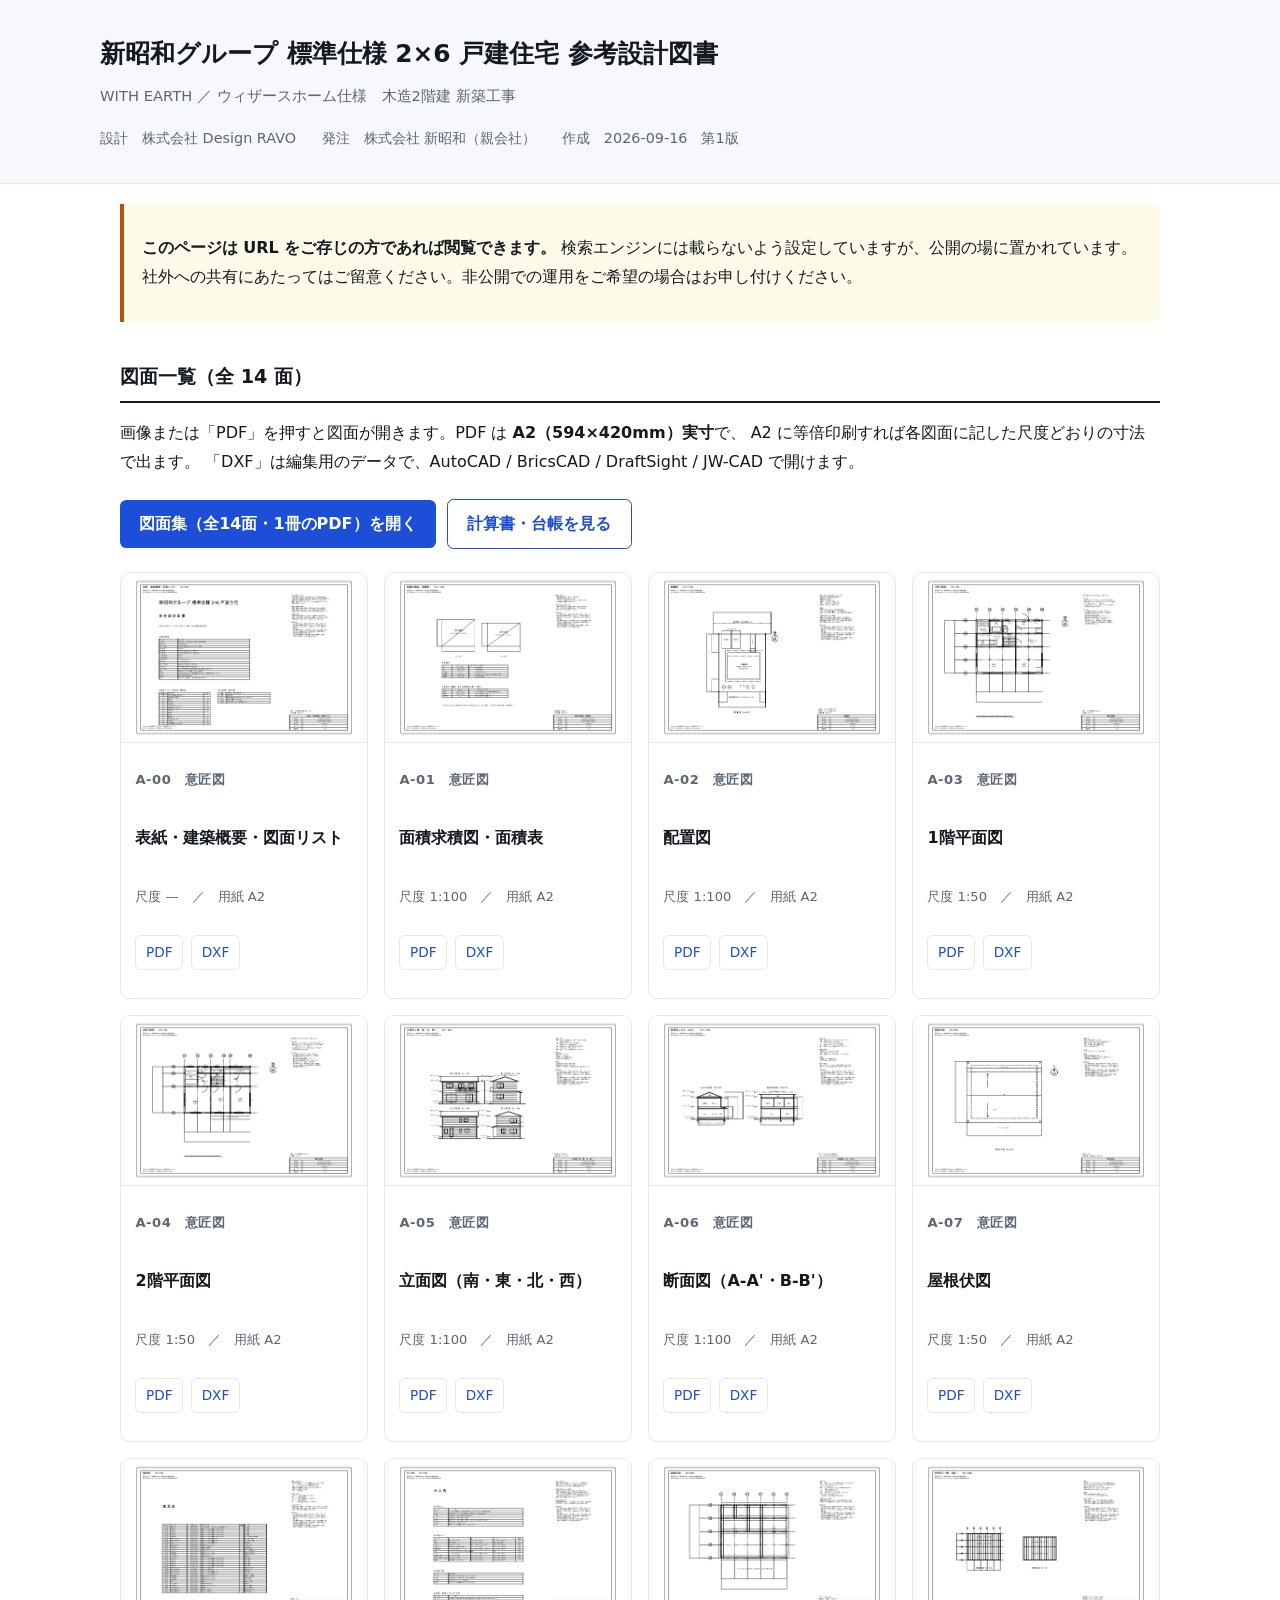
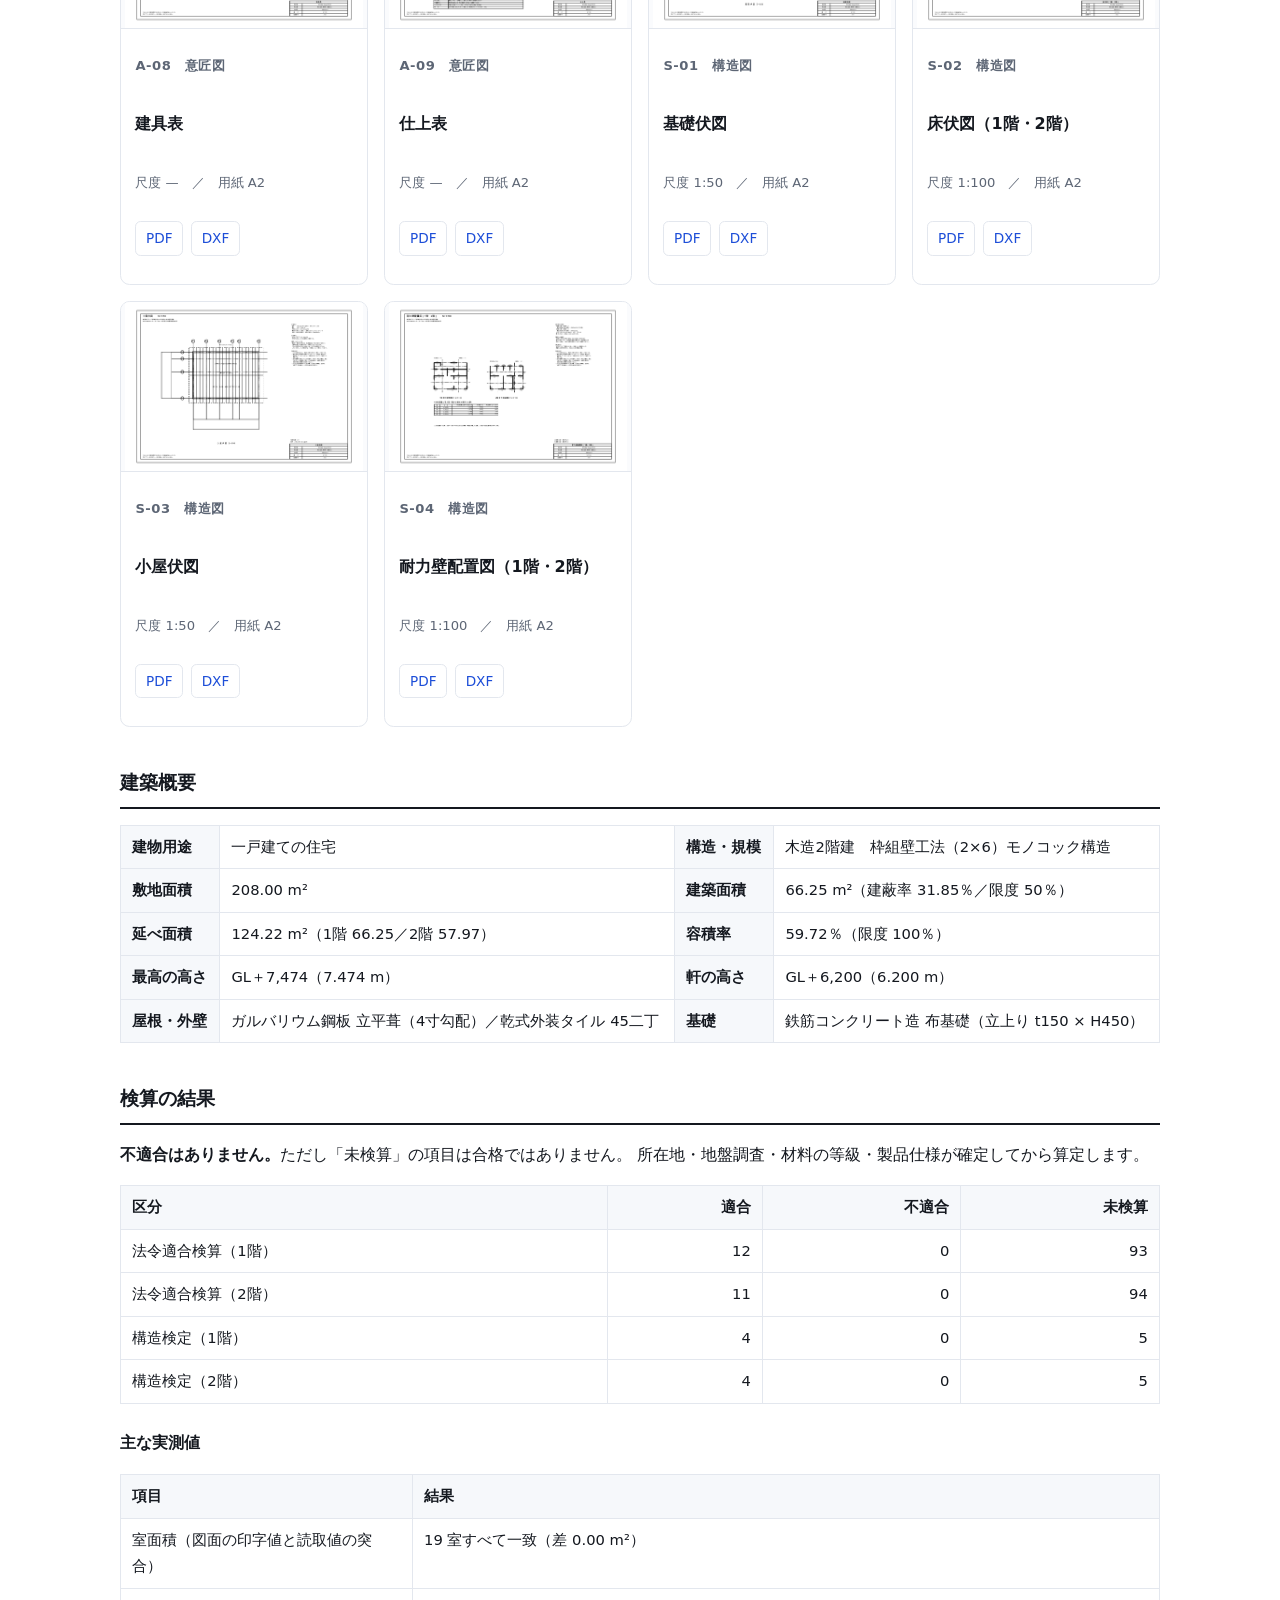
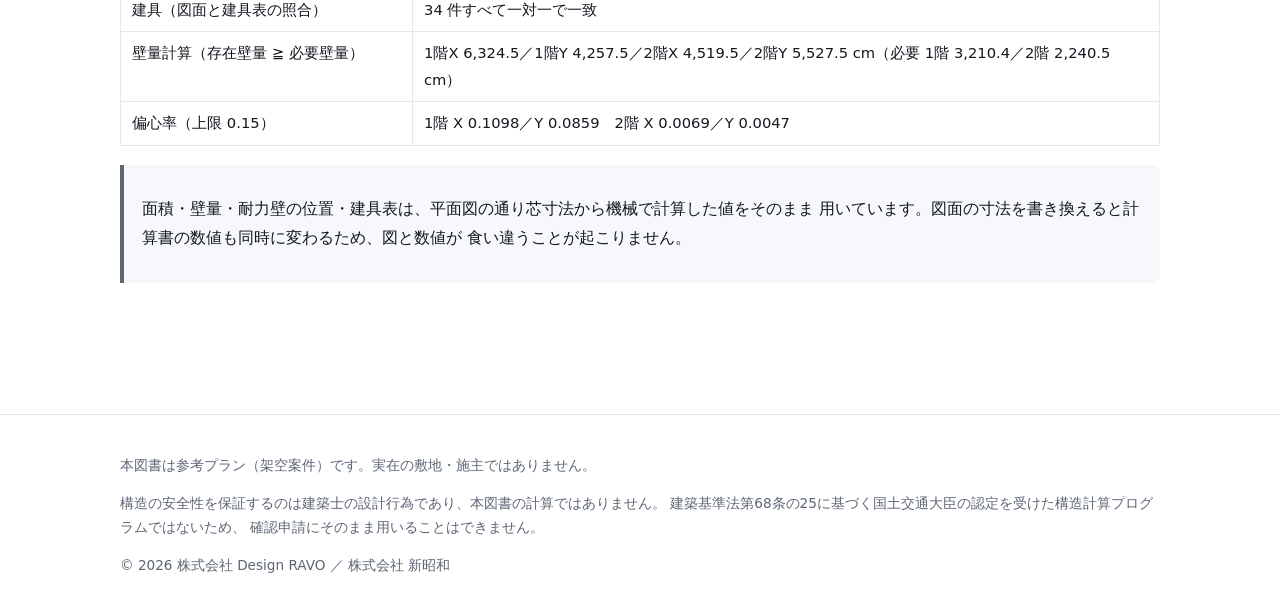
<file: index.html>
<!doctype html>
<html lang="ja">
<head>
<meta charset="utf-8">
<meta name="viewport" content="width=device-width,initial-scale=1">
<meta name="robots" content="noindex,nofollow">
<title>図面一覧｜新昭和グループ 標準仕様 2×6 戸建住宅 参考設計図書</title>
<meta name="description" content="木造2階建（枠組壁工法2×6）の意匠図・構造図 全14面と計算書">
<link rel="stylesheet" href="assets/style.css">
</head>
<body>
<header class="site">
 <div class="wrap">
  <h1>新昭和グループ 標準仕様 2×6 戸建住宅 参考設計図書</h1>
  <p class="sub">WITH EARTH ／ ウィザースホーム仕様　木造2階建 新築工事</p>
  <div class="meta">
   <span>設計　株式会社 Design RAVO</span>
   <span>発注　株式会社 新昭和（親会社）</span>
   <span>作成　2026-09-16　第1版</span>
  </div>
 </div>
</header>
<main>
 <div class="wrap">

<div class="note warn">
 <p><strong>このページは URL をご存じの方であれば閲覧できます。</strong>
 検索エンジンには載らないよう設定していますが、公開の場に置かれています。
 社外への共有にあたってはご留意ください。非公開での運用をご希望の場合はお申し付けください。</p>
</div>

<h2 id="ichiran">図面一覧（全 14 面）</h2>
<p>画像または「PDF」を押すと図面が開きます。PDF は <strong>A2（594×420mm）実寸</strong>で、
A2 に等倍印刷すれば各図面に記した尺度どおりの寸法で出ます。
「DXF」は編集用のデータで、AutoCAD / BricsCAD / DraftSight / JW-CAD で開けます。</p>
<p>
 <a class="dl" href="pdf/図面集_全14面.pdf">図面集（全14面・1冊のPDF）を開く</a>
 <a class="dl alt" href="documents.html">計算書・台帳を見る</a>
</p>
<div class="cards">
  <article class="card">
   <a href="pdf/A-00_表紙_建築概要_図面リスト.pdf" aria-label="A-00 表紙・建築概要・図面リスト の PDF を開く"><img src="img/A-00_表紙_建築概要_図面リスト.png" alt="A-00 表紙・建築概要・図面リストの図面全体" loading="lazy" width="480" height="340"></a>
   <div class="body">
    <p class="no">A-00　意匠図</p>
    <p class="nm">表紙・建築概要・図面リスト</p>
    <p class="sc">尺度 —　／　用紙 A2</p>
    <p class="links"><a href="pdf/A-00_表紙_建築概要_図面リスト.pdf">PDF</a><a href="dxf/A-00_表紙_建築概要_図面リスト.dxf">DXF</a></p>
   </div>
  </article>
  <article class="card">
   <a href="pdf/A-01_面積求積図.pdf" aria-label="A-01 面積求積図・面積表 の PDF を開く"><img src="img/A-01_面積求積図.png" alt="A-01 面積求積図・面積表の図面全体" loading="lazy" width="480" height="340"></a>
   <div class="body">
    <p class="no">A-01　意匠図</p>
    <p class="nm">面積求積図・面積表</p>
    <p class="sc">尺度 1:100　／　用紙 A2</p>
    <p class="links"><a href="pdf/A-01_面積求積図.pdf">PDF</a><a href="dxf/A-01_面積求積図.dxf">DXF</a></p>
   </div>
  </article>
  <article class="card">
   <a href="pdf/A-02_配置図.pdf" aria-label="A-02 配置図 の PDF を開く"><img src="img/A-02_配置図.png" alt="A-02 配置図の図面全体" loading="lazy" width="480" height="340"></a>
   <div class="body">
    <p class="no">A-02　意匠図</p>
    <p class="nm">配置図</p>
    <p class="sc">尺度 1:100　／　用紙 A2</p>
    <p class="links"><a href="pdf/A-02_配置図.pdf">PDF</a><a href="dxf/A-02_配置図.dxf">DXF</a></p>
   </div>
  </article>
  <article class="card">
   <a href="pdf/A-03_1階平面図.pdf" aria-label="A-03 1階平面図 の PDF を開く"><img src="img/A-03_1階平面図.png" alt="A-03 1階平面図の図面全体" loading="lazy" width="480" height="340"></a>
   <div class="body">
    <p class="no">A-03　意匠図</p>
    <p class="nm">1階平面図</p>
    <p class="sc">尺度 1:50　／　用紙 A2</p>
    <p class="links"><a href="pdf/A-03_1階平面図.pdf">PDF</a><a href="dxf/A-03_1階平面図.dxf">DXF</a></p>
   </div>
  </article>
  <article class="card">
   <a href="pdf/A-04_2階平面図.pdf" aria-label="A-04 2階平面図 の PDF を開く"><img src="img/A-04_2階平面図.png" alt="A-04 2階平面図の図面全体" loading="lazy" width="480" height="340"></a>
   <div class="body">
    <p class="no">A-04　意匠図</p>
    <p class="nm">2階平面図</p>
    <p class="sc">尺度 1:50　／　用紙 A2</p>
    <p class="links"><a href="pdf/A-04_2階平面図.pdf">PDF</a><a href="dxf/A-04_2階平面図.dxf">DXF</a></p>
   </div>
  </article>
  <article class="card">
   <a href="pdf/A-05_立面図.pdf" aria-label="A-05 立面図（南・東・北・西） の PDF を開く"><img src="img/A-05_立面図.png" alt="A-05 立面図（南・東・北・西）の図面全体" loading="lazy" width="480" height="340"></a>
   <div class="body">
    <p class="no">A-05　意匠図</p>
    <p class="nm">立面図（南・東・北・西）</p>
    <p class="sc">尺度 1:100　／　用紙 A2</p>
    <p class="links"><a href="pdf/A-05_立面図.pdf">PDF</a><a href="dxf/A-05_立面図.dxf">DXF</a></p>
   </div>
  </article>
  <article class="card">
   <a href="pdf/A-06_断面図.pdf" aria-label="A-06 断面図（A-A&#x27;・B-B&#x27;） の PDF を開く"><img src="img/A-06_断面図.png" alt="A-06 断面図（A-A&#x27;・B-B&#x27;）の図面全体" loading="lazy" width="480" height="340"></a>
   <div class="body">
    <p class="no">A-06　意匠図</p>
    <p class="nm">断面図（A-A&#x27;・B-B&#x27;）</p>
    <p class="sc">尺度 1:100　／　用紙 A2</p>
    <p class="links"><a href="pdf/A-06_断面図.pdf">PDF</a><a href="dxf/A-06_断面図.dxf">DXF</a></p>
   </div>
  </article>
  <article class="card">
   <a href="pdf/A-07_屋根伏図.pdf" aria-label="A-07 屋根伏図 の PDF を開く"><img src="img/A-07_屋根伏図.png" alt="A-07 屋根伏図の図面全体" loading="lazy" width="480" height="340"></a>
   <div class="body">
    <p class="no">A-07　意匠図</p>
    <p class="nm">屋根伏図</p>
    <p class="sc">尺度 1:50　／　用紙 A2</p>
    <p class="links"><a href="pdf/A-07_屋根伏図.pdf">PDF</a><a href="dxf/A-07_屋根伏図.dxf">DXF</a></p>
   </div>
  </article>
  <article class="card">
   <a href="pdf/A-08_建具表.pdf" aria-label="A-08 建具表 の PDF を開く"><img src="img/A-08_建具表.png" alt="A-08 建具表の図面全体" loading="lazy" width="480" height="340"></a>
   <div class="body">
    <p class="no">A-08　意匠図</p>
    <p class="nm">建具表</p>
    <p class="sc">尺度 —　／　用紙 A2</p>
    <p class="links"><a href="pdf/A-08_建具表.pdf">PDF</a><a href="dxf/A-08_建具表.dxf">DXF</a></p>
   </div>
  </article>
  <article class="card">
   <a href="pdf/A-09_仕上表.pdf" aria-label="A-09 仕上表 の PDF を開く"><img src="img/A-09_仕上表.png" alt="A-09 仕上表の図面全体" loading="lazy" width="480" height="340"></a>
   <div class="body">
    <p class="no">A-09　意匠図</p>
    <p class="nm">仕上表</p>
    <p class="sc">尺度 —　／　用紙 A2</p>
    <p class="links"><a href="pdf/A-09_仕上表.pdf">PDF</a><a href="dxf/A-09_仕上表.dxf">DXF</a></p>
   </div>
  </article>
  <article class="card">
   <a href="pdf/S-01_基礎伏図.pdf" aria-label="S-01 基礎伏図 の PDF を開く"><img src="img/S-01_基礎伏図.png" alt="S-01 基礎伏図の図面全体" loading="lazy" width="480" height="340"></a>
   <div class="body">
    <p class="no">S-01　構造図</p>
    <p class="nm">基礎伏図</p>
    <p class="sc">尺度 1:50　／　用紙 A2</p>
    <p class="links"><a href="pdf/S-01_基礎伏図.pdf">PDF</a><a href="dxf/S-01_基礎伏図.dxf">DXF</a></p>
   </div>
  </article>
  <article class="card">
   <a href="pdf/S-02_床伏図.pdf" aria-label="S-02 床伏図（1階・2階） の PDF を開く"><img src="img/S-02_床伏図.png" alt="S-02 床伏図（1階・2階）の図面全体" loading="lazy" width="480" height="340"></a>
   <div class="body">
    <p class="no">S-02　構造図</p>
    <p class="nm">床伏図（1階・2階）</p>
    <p class="sc">尺度 1:100　／　用紙 A2</p>
    <p class="links"><a href="pdf/S-02_床伏図.pdf">PDF</a><a href="dxf/S-02_床伏図.dxf">DXF</a></p>
   </div>
  </article>
  <article class="card">
   <a href="pdf/S-03_小屋伏図.pdf" aria-label="S-03 小屋伏図 の PDF を開く"><img src="img/S-03_小屋伏図.png" alt="S-03 小屋伏図の図面全体" loading="lazy" width="480" height="340"></a>
   <div class="body">
    <p class="no">S-03　構造図</p>
    <p class="nm">小屋伏図</p>
    <p class="sc">尺度 1:50　／　用紙 A2</p>
    <p class="links"><a href="pdf/S-03_小屋伏図.pdf">PDF</a><a href="dxf/S-03_小屋伏図.dxf">DXF</a></p>
   </div>
  </article>
  <article class="card">
   <a href="pdf/S-04_耐力壁配置図.pdf" aria-label="S-04 耐力壁配置図（1階・2階） の PDF を開く"><img src="img/S-04_耐力壁配置図.png" alt="S-04 耐力壁配置図（1階・2階）の図面全体" loading="lazy" width="480" height="340"></a>
   <div class="body">
    <p class="no">S-04　構造図</p>
    <p class="nm">耐力壁配置図（1階・2階）</p>
    <p class="sc">尺度 1:100　／　用紙 A2</p>
    <p class="links"><a href="pdf/S-04_耐力壁配置図.pdf">PDF</a><a href="dxf/S-04_耐力壁配置図.dxf">DXF</a></p>
   </div>
  </article>
</div>

<h2 id="gaiyo">建築概要</h2>
<table>
<tr><th>建物用途</th><td>一戸建ての住宅</td>
    <th>構造・規模</th><td>木造2階建　枠組壁工法（2×6）モノコック構造</td></tr>
<tr><th>敷地面積</th><td>208.00 m²</td>
    <th>建築面積</th><td>66.25 m²（建蔽率 31.85％／限度 50％）</td></tr>
<tr><th>延べ面積</th><td>124.22 m²（1階 66.25／2階 57.97）</td>
    <th>容積率</th><td>59.72％（限度 100％）</td></tr>
<tr><th>最高の高さ</th><td>GL＋7,474（7.474 m）</td>
    <th>軒の高さ</th><td>GL＋6,200（6.200 m）</td></tr>
<tr><th>屋根・外壁</th><td>ガルバリウム鋼板 立平葺（4寸勾配）／乾式外装タイル 45二丁</td>
    <th>基礎</th><td>鉄筋コンクリート造 布基礎（立上り t150 × H450）</td></tr>
</table>


<h2 id="kensan">検算の結果</h2>
<p><strong>不適合はありません。</strong>ただし「未検算」の項目は合格ではありません。
所在地・地盤調査・材料の等級・製品仕様が確定してから算定します。</p>
<table>
<tr><th>区分</th><th class="num">適合</th><th class="num">不適合</th><th class="num">未検算</th></tr>
<tr><td>法令適合検算（1階）</td><td class="num">12</td><td class="num">0</td><td class="num">93</td></tr>
<tr><td>法令適合検算（2階）</td><td class="num">11</td><td class="num">0</td><td class="num">94</td></tr>
<tr><td>構造検定（1階）</td><td class="num">4</td><td class="num">0</td><td class="num">5</td></tr>
<tr><td>構造検定（2階）</td><td class="num">4</td><td class="num">0</td><td class="num">5</td></tr>
</table>
<h3>主な実測値</h3>
<table>
<tr><th>項目</th><th>結果</th></tr>
<tr><td>室面積（図面の印字値と読取値の突合）</td><td>19 室すべて一致（差 0.00 m²）</td></tr>
<tr><td>建具（図面と建具表の照合）</td><td>34 件すべて一対一で一致</td></tr>
<tr><td>壁量計算（存在壁量 ≧ 必要壁量）</td><td>1階X 6,324.5／1階Y 4,257.5／2階X 4,519.5／2階Y 5,527.5 cm（必要 1階 3,210.4／2階 2,240.5 cm）</td></tr>
<tr><td>偏心率（上限 0.15）</td><td>1階 X 0.1098／Y 0.0859　2階 X 0.0069／Y 0.0047</td></tr>
</table>

<div class="note">
 <p>面積・壁量・耐力壁の位置・建具表は、平面図の通り芯寸法から機械で計算した値をそのまま
 用いています。図面の寸法を書き換えると計算書の数値も同時に変わるため、図と数値が
 食い違うことが起こりません。</p>
</div>

 </div>
</main>
<footer>
 <div class="wrap">
  <p>本図書は参考プラン（架空案件）です。実在の敷地・施主ではありません。</p>
  <p>構造の安全性を保証するのは建築士の設計行為であり、本図書の計算ではありません。
  建築基準法第68条の25に基づく国土交通大臣の認定を受けた構造計算プログラムではないため、
  確認申請にそのまま用いることはできません。</p>
  <p>&copy; 2026 株式会社 Design RAVO ／ 株式会社 新昭和</p>
 </div>
</footer>
</body>
</html>
</file>
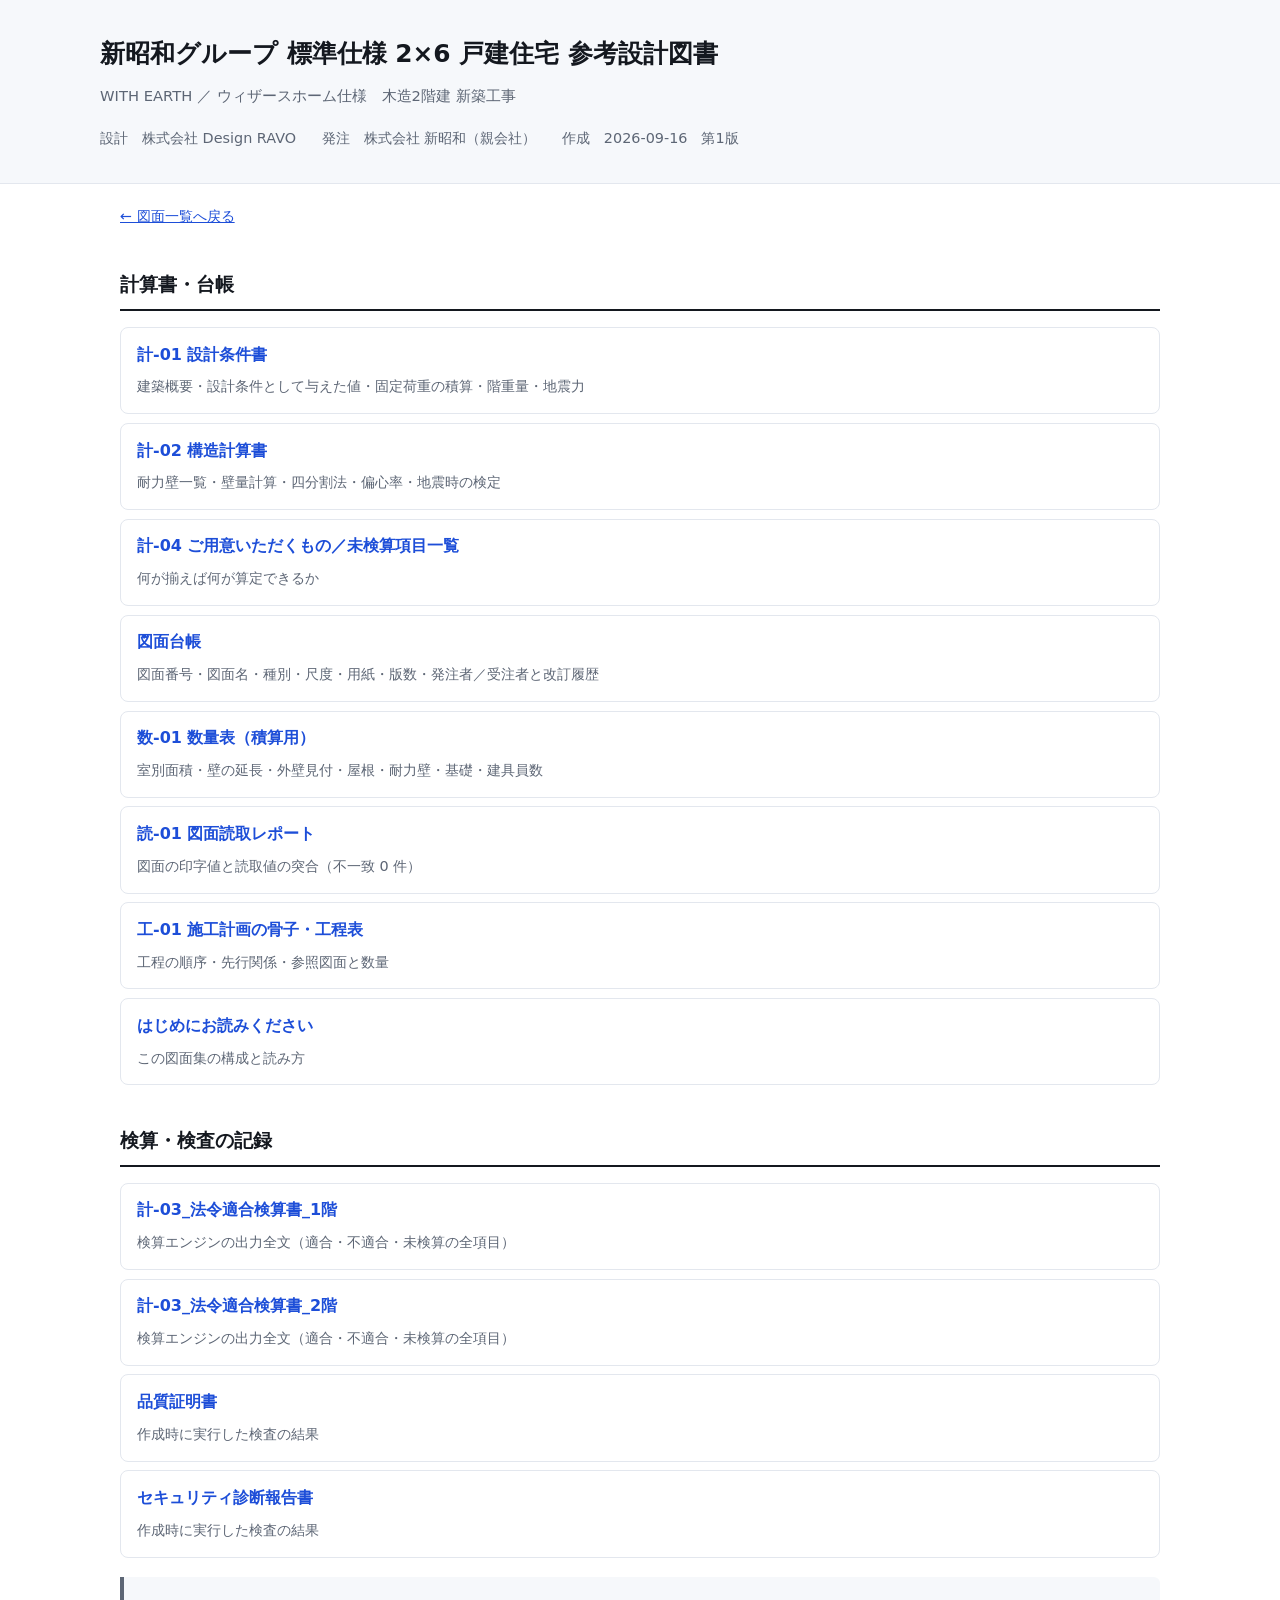
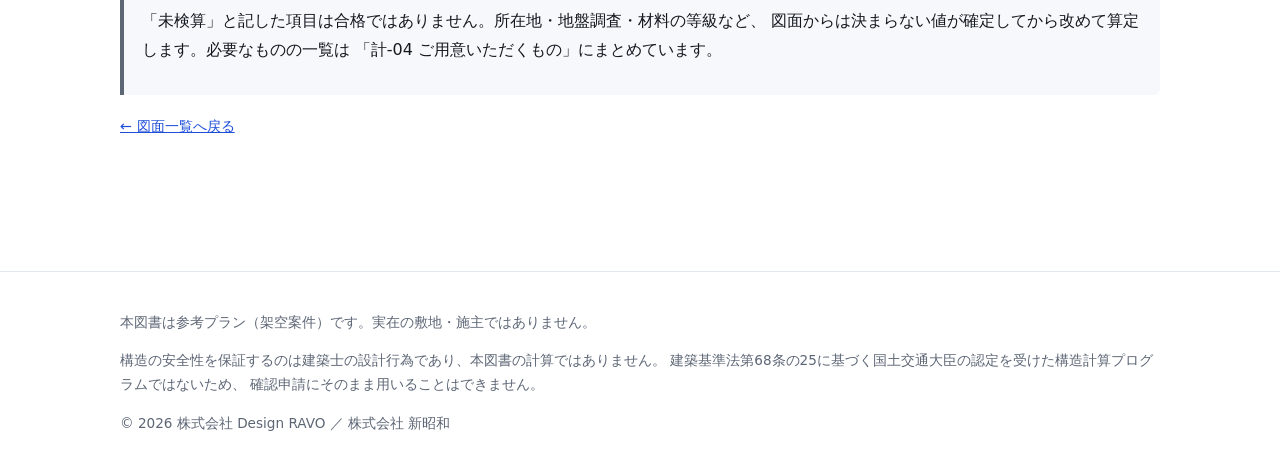
<file: documents.html>
<!doctype html>
<html lang="ja">
<head>
<meta charset="utf-8">
<meta name="viewport" content="width=device-width,initial-scale=1">
<meta name="robots" content="noindex,nofollow">
<title>計算書・台帳｜新昭和グループ 標準仕様 2×6 戸建住宅 参考設計図書</title>
<meta name="description" content="設計条件書・構造計算書・法令適合検算書・図面台帳・数量表">
<link rel="stylesheet" href="assets/style.css">
</head>
<body>
<header class="site">
 <div class="wrap">
  <h1>新昭和グループ 標準仕様 2×6 戸建住宅 参考設計図書</h1>
  <p class="sub">WITH EARTH ／ ウィザースホーム仕様　木造2階建 新築工事</p>
  <div class="meta">
   <span>設計　株式会社 Design RAVO</span>
   <span>発注　株式会社 新昭和（親会社）</span>
   <span>作成　2026-09-16　第1版</span>
  </div>
 </div>
</header>
<main>
 <div class="wrap">

<nav class="crumb"><a href="index.html">← 図面一覧へ戻る</a></nav>
<h2 id="keisan">計算書・台帳</h2>
<ul class="docs">
  <li><a href="docs/計-01_設計条件書.html">計-01 設計条件書</a><p>建築概要・設計条件として与えた値・固定荷重の積算・階重量・地震力</p></li>
  <li><a href="docs/計-02_構造計算書.html">計-02 構造計算書</a><p>耐力壁一覧・壁量計算・四分割法・偏心率・地震時の検定</p></li>
  <li><a href="docs/計-04_ご用意いただくもの.html">計-04 ご用意いただくもの／未検算項目一覧</a><p>何が揃えば何が算定できるか</p></li>
  <li><a href="docs/図面台帳.html">図面台帳</a><p>図面番号・図面名・種別・尺度・用紙・版数・発注者／受注者と改訂履歴</p></li>
  <li><a href="docs/数-01_数量表.html">数-01 数量表（積算用）</a><p>室別面積・壁の延長・外壁見付・屋根・耐力壁・基礎・建具員数</p></li>
  <li><a href="docs/読-01_図面読取レポート.html">読-01 図面読取レポート</a><p>図面の印字値と読取値の突合（不一致 0 件）</p></li>
  <li><a href="docs/工-01_施工計画の骨子・工程表.html">工-01 施工計画の骨子・工程表</a><p>工程の順序・先行関係・参照図面と数量</p></li>
  <li><a href="docs/00_はじめにお読みください.html">はじめにお読みください</a><p>この図面集の構成と読み方</p></li>
</ul>
<h2 id="report">検算・検査の記録</h2>
<ul class="docs">
  <li><a href="reports/計-03_法令適合検算書_1階.html">計-03_法令適合検算書_1階</a><p>検算エンジンの出力全文（適合・不適合・未検算の全項目）</p></li>
  <li><a href="reports/計-03_法令適合検算書_2階.html">計-03_法令適合検算書_2階</a><p>検算エンジンの出力全文（適合・不適合・未検算の全項目）</p></li>
  <li><a href="reports/品質証明書.html">品質証明書</a><p>作成時に実行した検査の結果</p></li>
  <li><a href="reports/セキュリティ診断報告書.html">セキュリティ診断報告書</a><p>作成時に実行した検査の結果</p></li>
</ul>
<div class="note">
 <p>「未検算」と記した項目は合格ではありません。所在地・地盤調査・材料の等級など、
 図面からは決まらない値が確定してから改めて算定します。必要なものの一覧は
 「計-04 ご用意いただくもの」にまとめています。</p>
</div>
<nav class="crumb"><a href="index.html">← 図面一覧へ戻る</a></nav>

 </div>
</main>
<footer>
 <div class="wrap">
  <p>本図書は参考プラン（架空案件）です。実在の敷地・施主ではありません。</p>
  <p>構造の安全性を保証するのは建築士の設計行為であり、本図書の計算ではありません。
  建築基準法第68条の25に基づく国土交通大臣の認定を受けた構造計算プログラムではないため、
  確認申請にそのまま用いることはできません。</p>
  <p>&copy; 2026 株式会社 Design RAVO ／ 株式会社 新昭和</p>
 </div>
</footer>
</body>
</html>
</file>
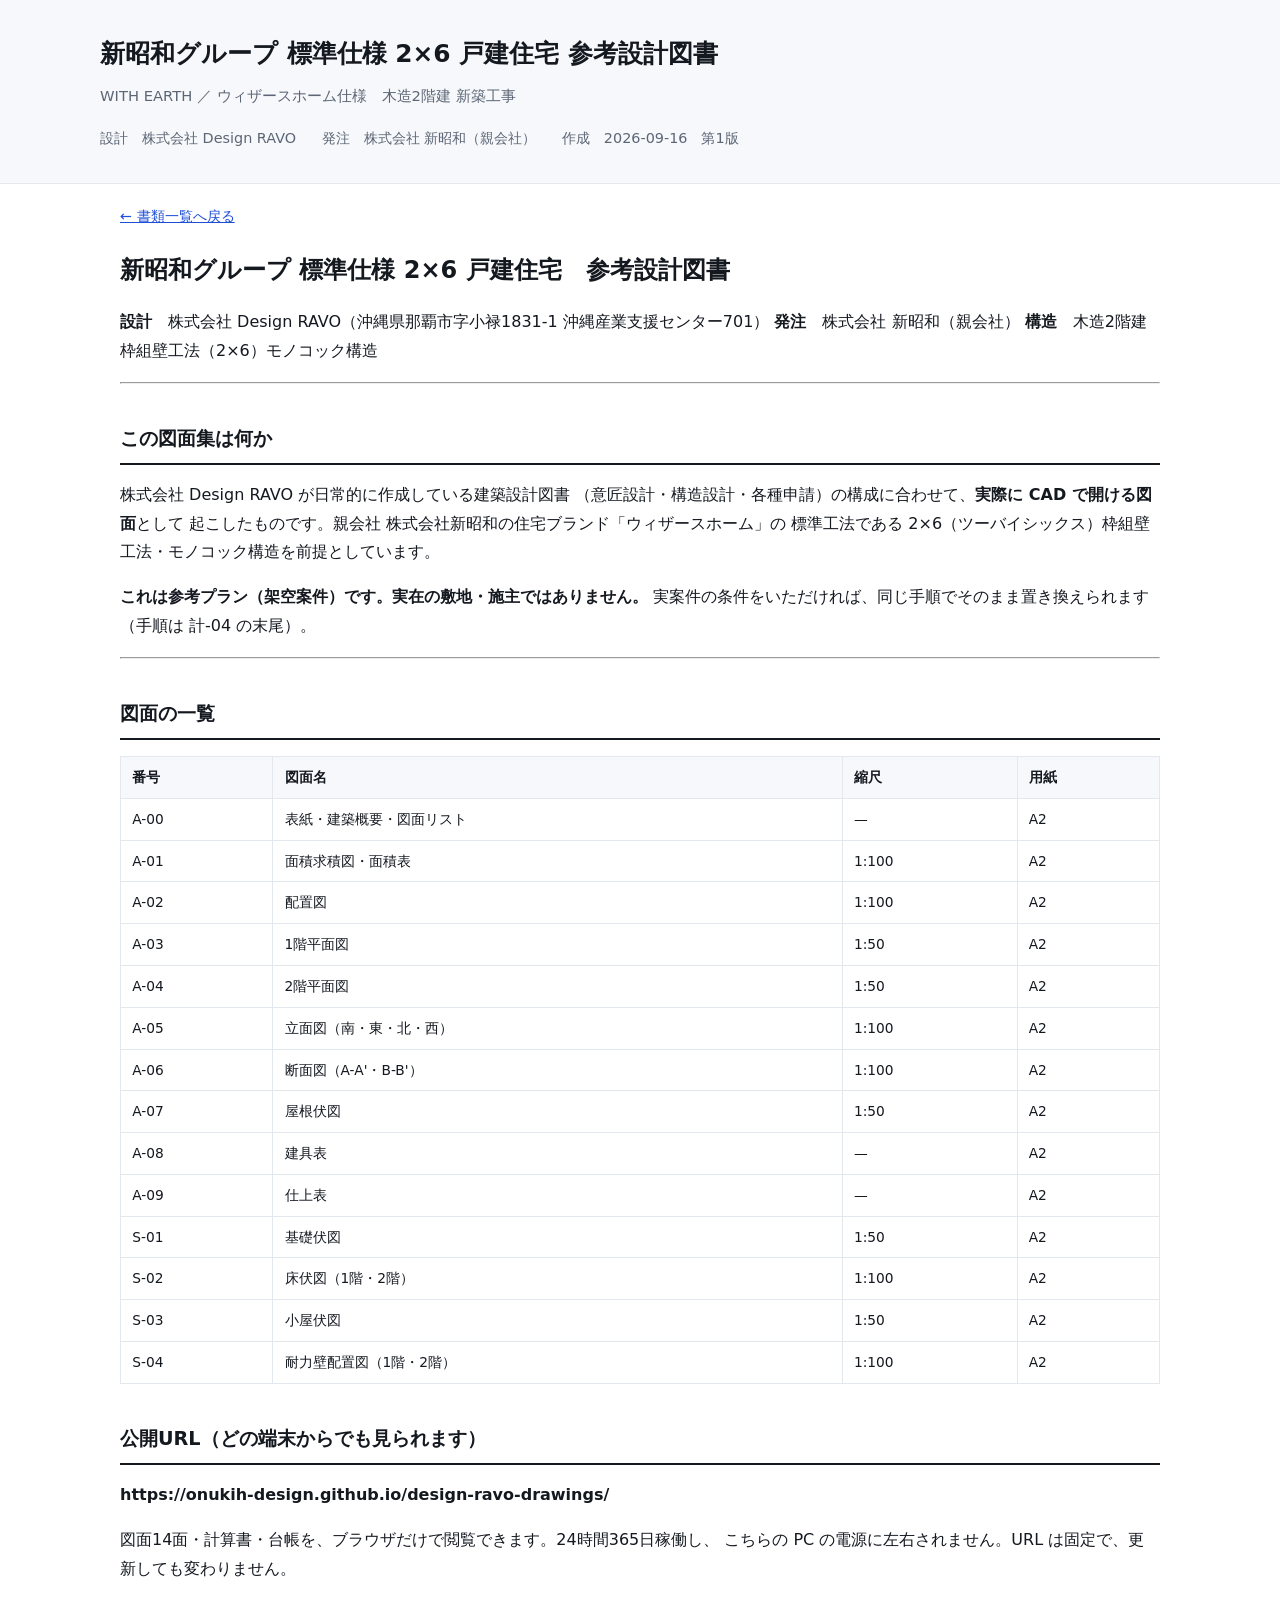
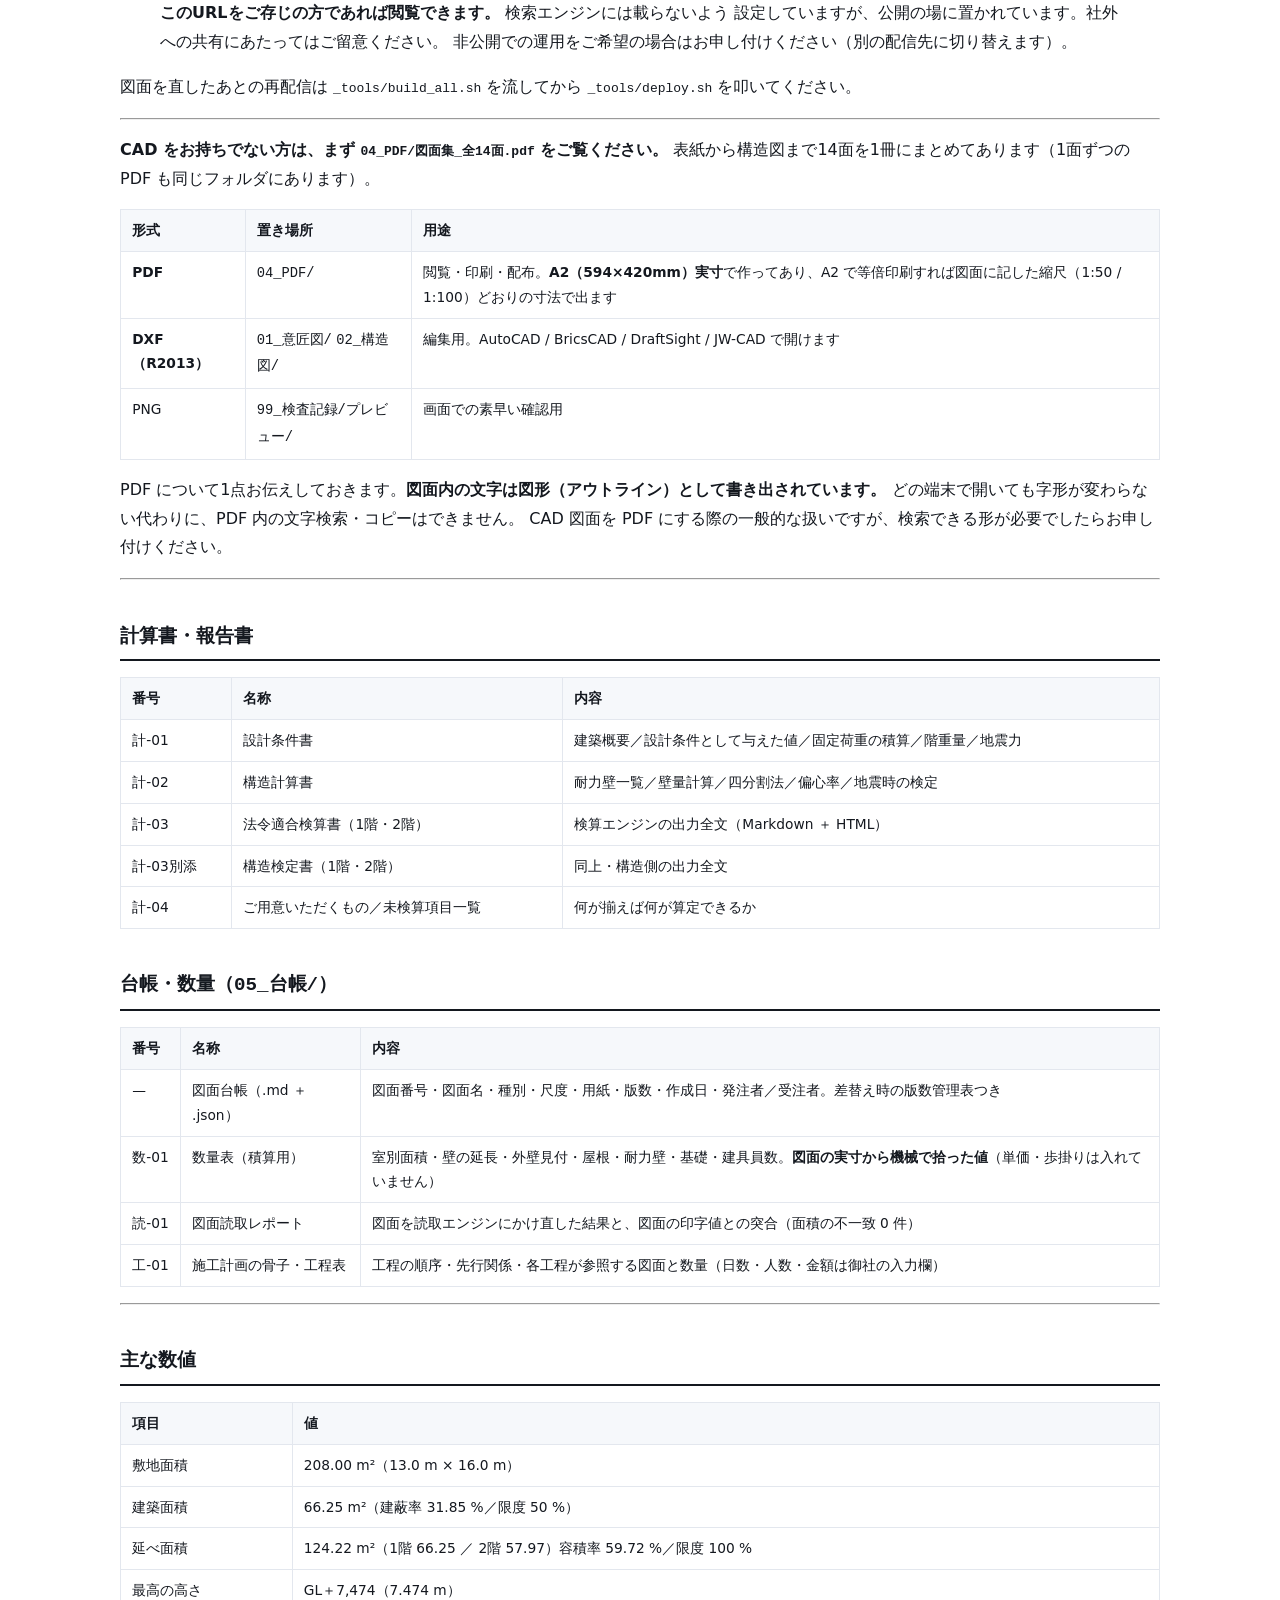
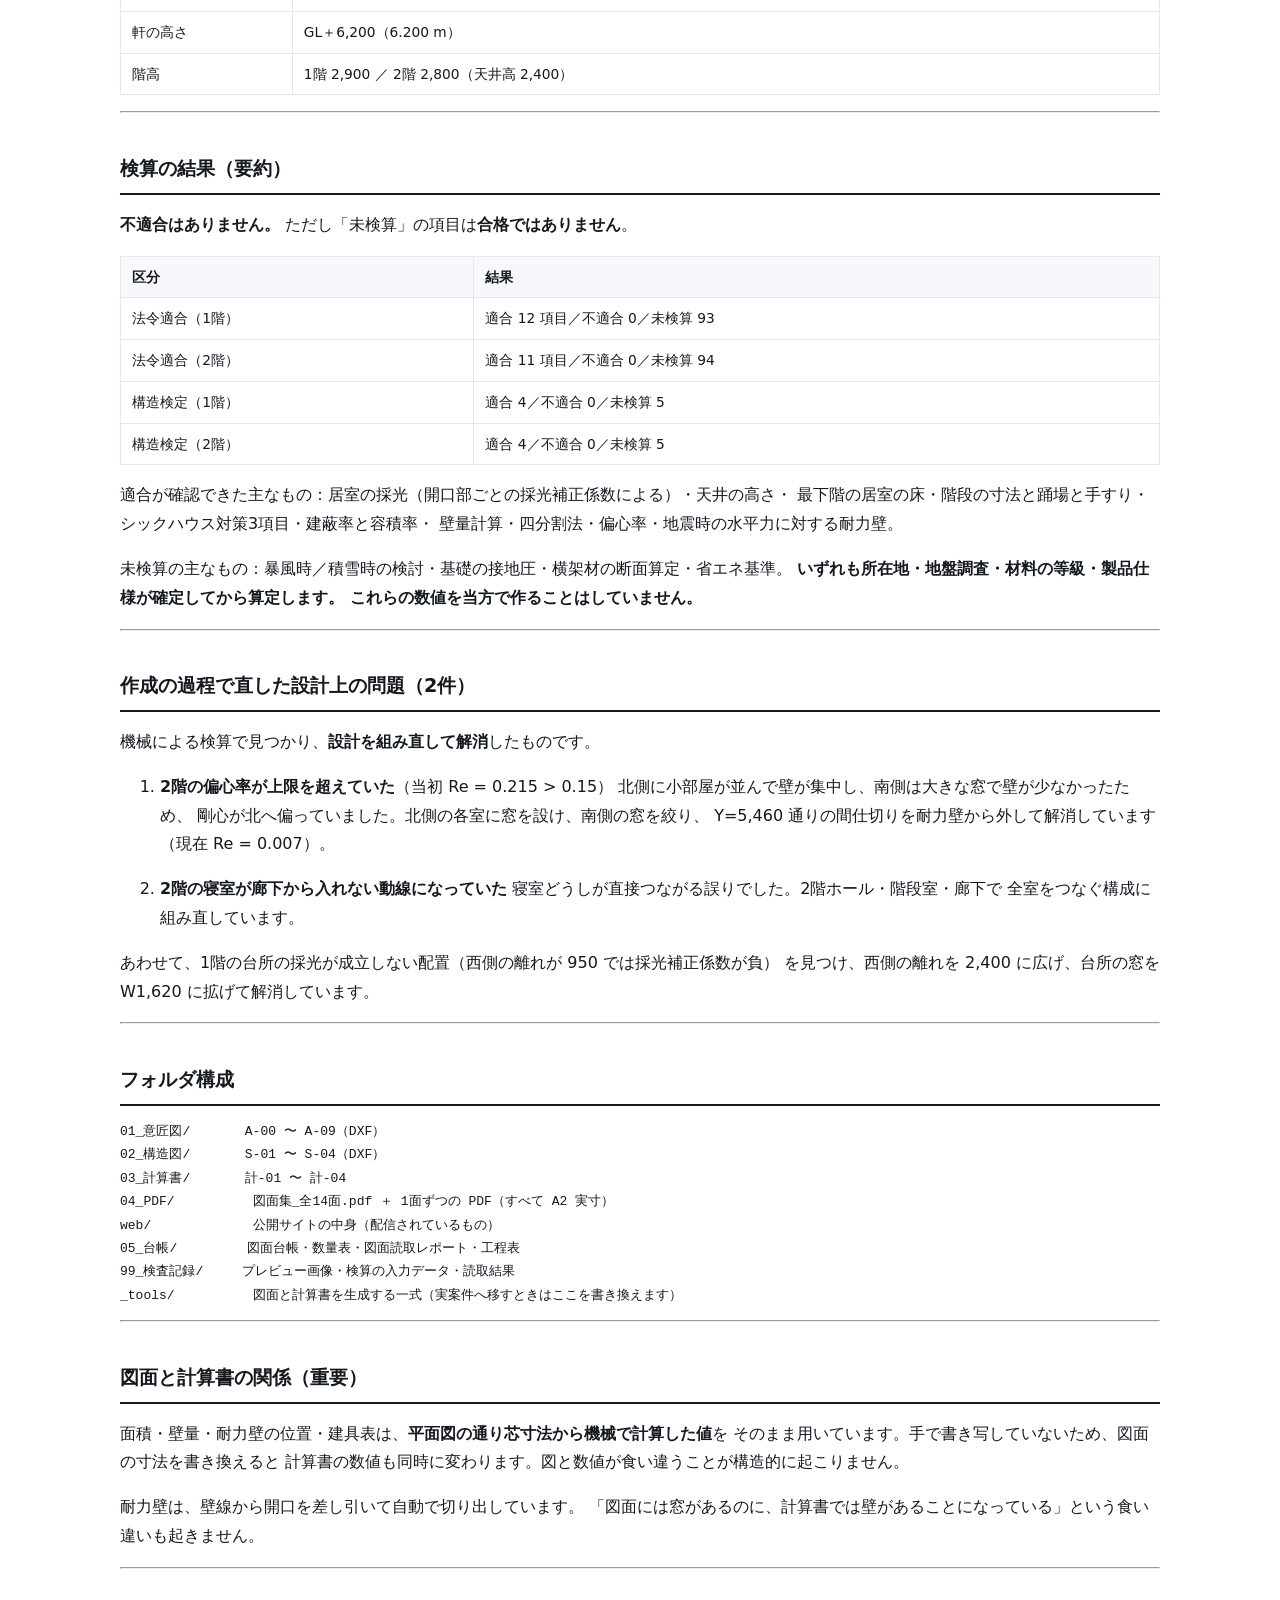
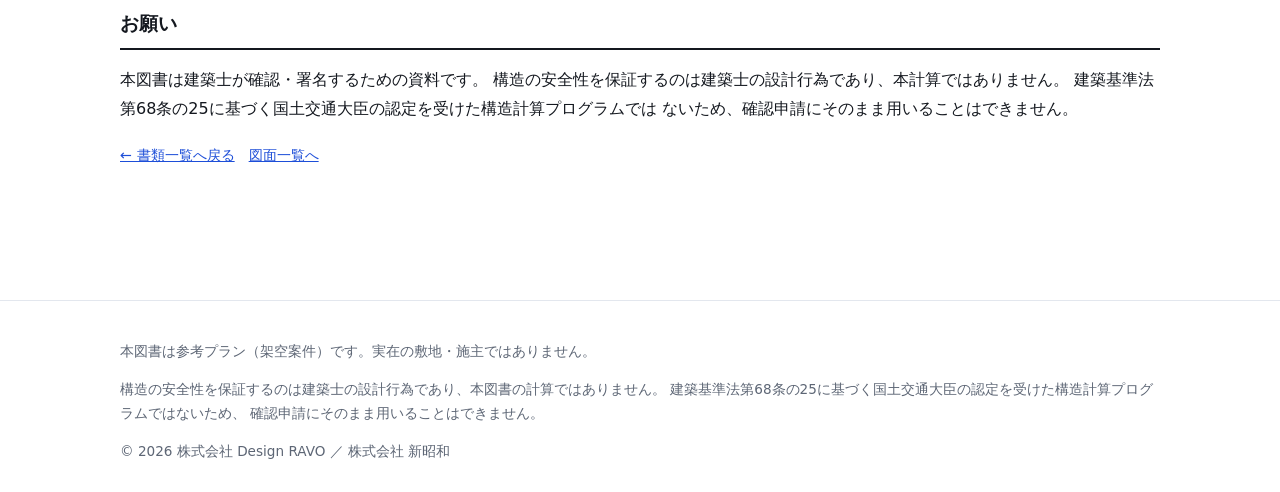
<file: docs/00_はじめにお読みください.html>
<!doctype html>
<html lang="ja">
<head>
<meta charset="utf-8">
<meta name="viewport" content="width=device-width,initial-scale=1">
<meta name="robots" content="noindex,nofollow">
<title>はじめにお読みください｜新昭和グループ 標準仕様 2×6 戸建住宅 参考設計図書</title>
<meta name="description" content="はじめにお読みください">
<link rel="stylesheet" href="../assets/style.css">
</head>
<body>
<header class="site">
 <div class="wrap">
  <h1>新昭和グループ 標準仕様 2×6 戸建住宅 参考設計図書</h1>
  <p class="sub">WITH EARTH ／ ウィザースホーム仕様　木造2階建 新築工事</p>
  <div class="meta">
   <span>設計　株式会社 Design RAVO</span>
   <span>発注　株式会社 新昭和（親会社）</span>
   <span>作成　2026-09-16　第1版</span>
  </div>
 </div>
</header>
<main>
 <div class="wrap">
<nav class="crumb"><a href="../documents.html">← 書類一覧へ戻る</a></nav>
<article class="doc">
<!--
----------------------------------------------------------------
Generated by SoloptiLinkAI BOOST
(c) 2026 SoloptiLink Inc. - All rights reserved.
Redistribution / derivative-work / reverse-engineering prohibited
(著作権法 / 不正競争防止法 / 当社利用規約 第8条). Inquiries: nomura.y@soloptilink.com
----------------------------------------------------------------
-->
<h1 id="26">新昭和グループ 標準仕様 2×6 戸建住宅　参考設計図書</h1>
<p><strong>設計</strong>　株式会社 Design RAVO（沖縄県那覇市字小禄1831-1 沖縄産業支援センター701）
<strong>発注</strong>　株式会社 新昭和（親会社）
<strong>構造</strong>　木造2階建　枠組壁工法（2×6）モノコック構造</p>
<hr />
<h2 id="_1">この図面集は何か</h2>
<p>株式会社 Design RAVO が日常的に作成している建築設計図書
（意匠設計・構造設計・各種申請）の構成に合わせて、<strong>実際に CAD で開ける図面</strong>として
起こしたものです。親会社 株式会社新昭和の住宅ブランド「ウィザースホーム」の
標準工法である 2×6（ツーバイシックス）枠組壁工法・モノコック構造を前提としています。</p>
<p><strong>これは参考プラン（架空案件）です。実在の敷地・施主ではありません。</strong>
実案件の条件をいただければ、同じ手順でそのまま置き換えられます（手順は 計-04 の末尾）。</p>
<hr />
<h2 id="_2">図面の一覧</h2>
<table>
<thead>
<tr>
<th>番号</th>
<th>図面名</th>
<th>縮尺</th>
<th>用紙</th>
</tr>
</thead>
<tbody>
<tr>
<td>A-00</td>
<td>表紙・建築概要・図面リスト</td>
<td>—</td>
<td>A2</td>
</tr>
<tr>
<td>A-01</td>
<td>面積求積図・面積表</td>
<td>1:100</td>
<td>A2</td>
</tr>
<tr>
<td>A-02</td>
<td>配置図</td>
<td>1:100</td>
<td>A2</td>
</tr>
<tr>
<td>A-03</td>
<td>1階平面図</td>
<td>1:50</td>
<td>A2</td>
</tr>
<tr>
<td>A-04</td>
<td>2階平面図</td>
<td>1:50</td>
<td>A2</td>
</tr>
<tr>
<td>A-05</td>
<td>立面図（南・東・北・西）</td>
<td>1:100</td>
<td>A2</td>
</tr>
<tr>
<td>A-06</td>
<td>断面図（A-A'・B-B'）</td>
<td>1:100</td>
<td>A2</td>
</tr>
<tr>
<td>A-07</td>
<td>屋根伏図</td>
<td>1:50</td>
<td>A2</td>
</tr>
<tr>
<td>A-08</td>
<td>建具表</td>
<td>—</td>
<td>A2</td>
</tr>
<tr>
<td>A-09</td>
<td>仕上表</td>
<td>—</td>
<td>A2</td>
</tr>
<tr>
<td>S-01</td>
<td>基礎伏図</td>
<td>1:50</td>
<td>A2</td>
</tr>
<tr>
<td>S-02</td>
<td>床伏図（1階・2階）</td>
<td>1:100</td>
<td>A2</td>
</tr>
<tr>
<td>S-03</td>
<td>小屋伏図</td>
<td>1:50</td>
<td>A2</td>
</tr>
<tr>
<td>S-04</td>
<td>耐力壁配置図（1階・2階）</td>
<td>1:100</td>
<td>A2</td>
</tr>
</tbody>
</table>
<h2 id="url">公開URL（どの端末からでも見られます）</h2>
<p><strong>https://onukih-design.github.io/design-ravo-drawings/</strong></p>
<p>図面14面・計算書・台帳を、ブラウザだけで閲覧できます。24時間365日稼働し、
こちらの PC の電源に左右されません。URL は固定で、更新しても変わりません。</p>
<blockquote>
<p><strong>このURLをご存じの方であれば閲覧できます。</strong> 検索エンジンには載らないよう
設定していますが、公開の場に置かれています。社外への共有にあたってはご留意ください。
非公開での運用をご希望の場合はお申し付けください（別の配信先に切り替えます）。</p>
</blockquote>
<p>図面を直したあとの再配信は <code>_tools/build_all.sh</code> を流してから <code>_tools/deploy.sh</code> を叩いてください。</p>
<hr />
<p><strong>CAD をお持ちでない方は、まず <code>04_PDF/図面集_全14面.pdf</code> をご覧ください。</strong>
表紙から構造図まで14面を1冊にまとめてあります（1面ずつの PDF も同じフォルダにあります）。</p>
<table>
<thead>
<tr>
<th>形式</th>
<th>置き場所</th>
<th>用途</th>
</tr>
</thead>
<tbody>
<tr>
<td><strong>PDF</strong></td>
<td><code>04_PDF/</code></td>
<td>閲覧・印刷・配布。<strong>A2（594×420mm）実寸</strong>で作ってあり、A2 で等倍印刷すれば図面に記した縮尺（1:50 / 1:100）どおりの寸法で出ます</td>
</tr>
<tr>
<td><strong>DXF（R2013）</strong></td>
<td><code>01_意匠図/</code> <code>02_構造図/</code></td>
<td>編集用。AutoCAD / BricsCAD / DraftSight / JW-CAD で開けます</td>
</tr>
<tr>
<td>PNG</td>
<td><code>99_検査記録/プレビュー/</code></td>
<td>画面での素早い確認用</td>
</tr>
</tbody>
</table>
<p>PDF について1点お伝えしておきます。<strong>図面内の文字は図形（アウトライン）として書き出されています。</strong>
どの端末で開いても字形が変わらない代わりに、PDF 内の文字検索・コピーはできません。
CAD 図面を PDF にする際の一般的な扱いですが、検索できる形が必要でしたらお申し付けください。</p>
<hr />
<h2 id="_3">計算書・報告書</h2>
<table>
<thead>
<tr>
<th>番号</th>
<th>名称</th>
<th>内容</th>
</tr>
</thead>
<tbody>
<tr>
<td>計-01</td>
<td>設計条件書</td>
<td>建築概要／設計条件として与えた値／固定荷重の積算／階重量／地震力</td>
</tr>
<tr>
<td>計-02</td>
<td>構造計算書</td>
<td>耐力壁一覧／壁量計算／四分割法／偏心率／地震時の検定</td>
</tr>
<tr>
<td>計-03</td>
<td>法令適合検算書（1階・2階）</td>
<td>検算エンジンの出力全文（Markdown ＋ HTML）</td>
</tr>
<tr>
<td>計-03別添</td>
<td>構造検定書（1階・2階）</td>
<td>同上・構造側の出力全文</td>
</tr>
<tr>
<td>計-04</td>
<td>ご用意いただくもの／未検算項目一覧</td>
<td>何が揃えば何が算定できるか</td>
</tr>
</tbody>
</table>
<h2 id="05_">台帳・数量（<code>05_台帳/</code>）</h2>
<table>
<thead>
<tr>
<th>番号</th>
<th>名称</th>
<th>内容</th>
</tr>
</thead>
<tbody>
<tr>
<td>—</td>
<td>図面台帳（.md ＋ .json）</td>
<td>図面番号・図面名・種別・尺度・用紙・版数・作成日・発注者／受注者。差替え時の版数管理表つき</td>
</tr>
<tr>
<td>数-01</td>
<td>数量表（積算用）</td>
<td>室別面積・壁の延長・外壁見付・屋根・耐力壁・基礎・建具員数。<strong>図面の実寸から機械で拾った値</strong>（単価・歩掛りは入れていません）</td>
</tr>
<tr>
<td>読-01</td>
<td>図面読取レポート</td>
<td>図面を読取エンジンにかけ直した結果と、図面の印字値との突合（面積の不一致 0 件）</td>
</tr>
<tr>
<td>工-01</td>
<td>施工計画の骨子・工程表</td>
<td>工程の順序・先行関係・各工程が参照する図面と数量（日数・人数・金額は御社の入力欄）</td>
</tr>
</tbody>
</table>
<hr />
<h2 id="_4">主な数値</h2>
<table>
<thead>
<tr>
<th>項目</th>
<th>値</th>
</tr>
</thead>
<tbody>
<tr>
<td>敷地面積</td>
<td>208.00 m²（13.0 m × 16.0 m）</td>
</tr>
<tr>
<td>建築面積</td>
<td>66.25 m²（建蔽率 31.85 %／限度 50 %）</td>
</tr>
<tr>
<td>延べ面積</td>
<td>124.22 m²（1階 66.25 ／ 2階 57.97）容積率 59.72 %／限度 100 %</td>
</tr>
<tr>
<td>最高の高さ</td>
<td>GL＋7,474（7.474 m）</td>
</tr>
<tr>
<td>軒の高さ</td>
<td>GL＋6,200（6.200 m）</td>
</tr>
<tr>
<td>階高</td>
<td>1階 2,900 ／ 2階 2,800（天井高 2,400）</td>
</tr>
</tbody>
</table>
<hr />
<h2 id="_5">検算の結果（要約）</h2>
<p><strong>不適合はありません。</strong> ただし「未検算」の項目は<strong>合格ではありません</strong>。</p>
<table>
<thead>
<tr>
<th>区分</th>
<th>結果</th>
</tr>
</thead>
<tbody>
<tr>
<td>法令適合（1階）</td>
<td>適合 12 項目／不適合 0／未検算 93</td>
</tr>
<tr>
<td>法令適合（2階）</td>
<td>適合 11 項目／不適合 0／未検算 94</td>
</tr>
<tr>
<td>構造検定（1階）</td>
<td>適合 4／不適合 0／未検算 5</td>
</tr>
<tr>
<td>構造検定（2階）</td>
<td>適合 4／不適合 0／未検算 5</td>
</tr>
</tbody>
</table>
<p>適合が確認できた主なもの：居室の採光（開口部ごとの採光補正係数による）・天井の高さ・
最下階の居室の床・階段の寸法と踊場と手すり・シックハウス対策3項目・建蔽率と容積率・
壁量計算・四分割法・偏心率・地震時の水平力に対する耐力壁。</p>
<p>未検算の主なもの：暴風時／積雪時の検討・基礎の接地圧・横架材の断面算定・省エネ基準。
<strong>いずれも所在地・地盤調査・材料の等級・製品仕様が確定してから算定します。
これらの数値を当方で作ることはしていません。</strong></p>
<hr />
<h2 id="2">作成の過程で直した設計上の問題（2件）</h2>
<p>機械による検算で見つかり、<strong>設計を組み直して解消</strong>したものです。</p>
<ol>
<li>
<p><strong>2階の偏心率が上限を超えていた</strong>（当初 Re = 0.215 &gt; 0.15）
   北側に小部屋が並んで壁が集中し、南側は大きな窓で壁が少なかったため、
   剛心が北へ偏っていました。北側の各室に窓を設け、南側の窓を絞り、
   Y=5,460 通りの間仕切りを耐力壁から外して解消しています（現在 Re = 0.007）。</p>
</li>
<li>
<p><strong>2階の寝室が廊下から入れない動線になっていた</strong>
   寝室どうしが直接つながる誤りでした。2階ホール・階段室・廊下で
   全室をつなぐ構成に組み直しています。</p>
</li>
</ol>
<p>あわせて、1階の台所の採光が成立しない配置（西側の離れが 950 では採光補正係数が負）
を見つけ、西側の離れを 2,400 に広げ、台所の窓を W1,620 に拡げて解消しています。</p>
<hr />
<h2 id="_6">フォルダ構成</h2>
<pre><code>01_意匠図/       A-00 〜 A-09（DXF）
02_構造図/       S-01 〜 S-04（DXF）
03_計算書/       計-01 〜 計-04
04_PDF/          図面集_全14面.pdf ＋ 1面ずつの PDF（すべて A2 実寸）
web/             公開サイトの中身（配信されているもの）
05_台帳/         図面台帳・数量表・図面読取レポート・工程表
99_検査記録/     プレビュー画像・検算の入力データ・読取結果
_tools/          図面と計算書を生成する一式（実案件へ移すときはここを書き換えます）
</code></pre>
<hr />
<h2 id="_7">図面と計算書の関係（重要）</h2>
<p>面積・壁量・耐力壁の位置・建具表は、<strong>平面図の通り芯寸法から機械で計算した値</strong>を
そのまま用いています。手で書き写していないため、図面の寸法を書き換えると
計算書の数値も同時に変わります。図と数値が食い違うことが構造的に起こりません。</p>
<p>耐力壁は、壁線から開口を差し引いて自動で切り出しています。
「図面には窓があるのに、計算書では壁があることになっている」という食い違いも起きません。</p>
<hr />
<h2 id="_8">お願い</h2>
<p>本図書は建築士が確認・署名するための資料です。
構造の安全性を保証するのは建築士の設計行為であり、本計算ではありません。
建築基準法第68条の25に基づく国土交通大臣の認定を受けた構造計算プログラムでは
ないため、確認申請にそのまま用いることはできません。</p>
</article>
<nav class="crumb"><a href="../documents.html">← 書類一覧へ戻る</a>　<a href="../index.html">図面一覧へ</a></nav>
 </div>
</main>
<footer>
 <div class="wrap">
  <p>本図書は参考プラン（架空案件）です。実在の敷地・施主ではありません。</p>
  <p>構造の安全性を保証するのは建築士の設計行為であり、本図書の計算ではありません。
  建築基準法第68条の25に基づく国土交通大臣の認定を受けた構造計算プログラムではないため、
  確認申請にそのまま用いることはできません。</p>
  <p>&copy; 2026 株式会社 Design RAVO ／ 株式会社 新昭和</p>
 </div>
</footer>
</body>
</html>
</file>
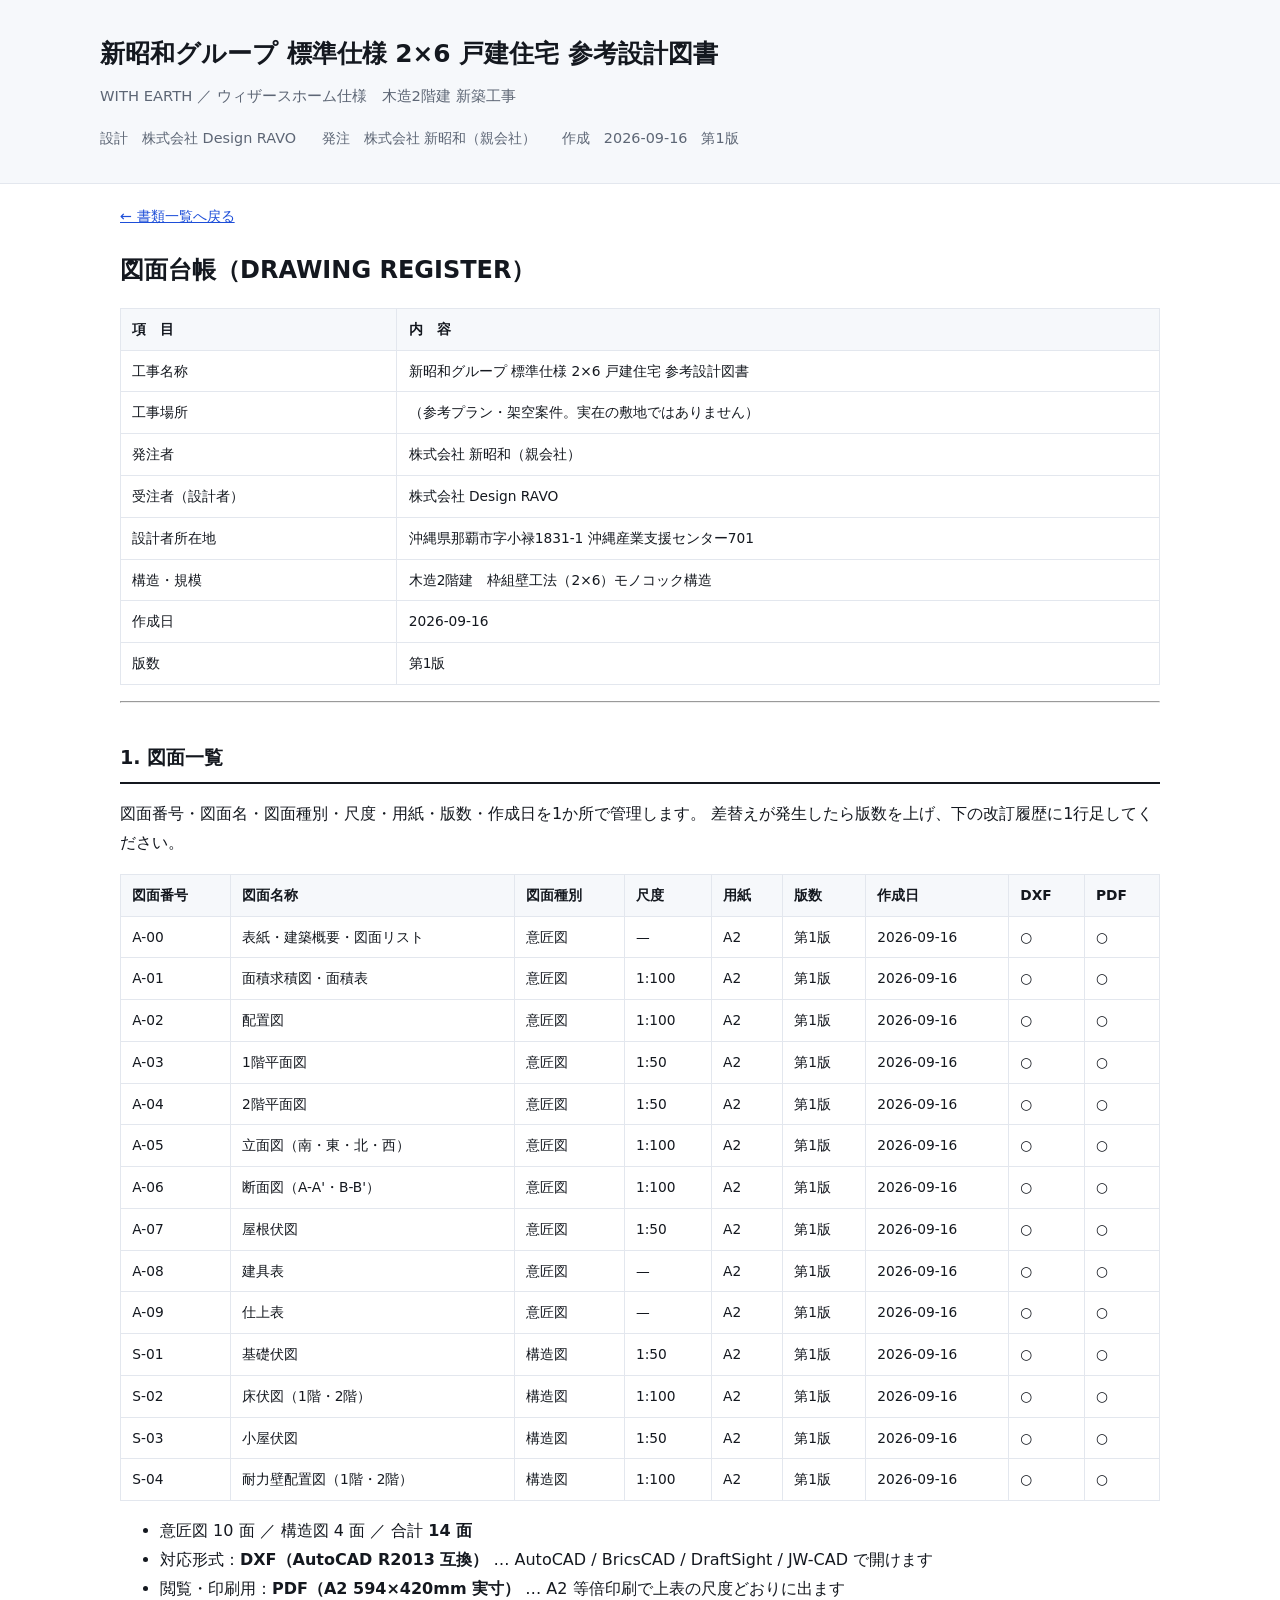
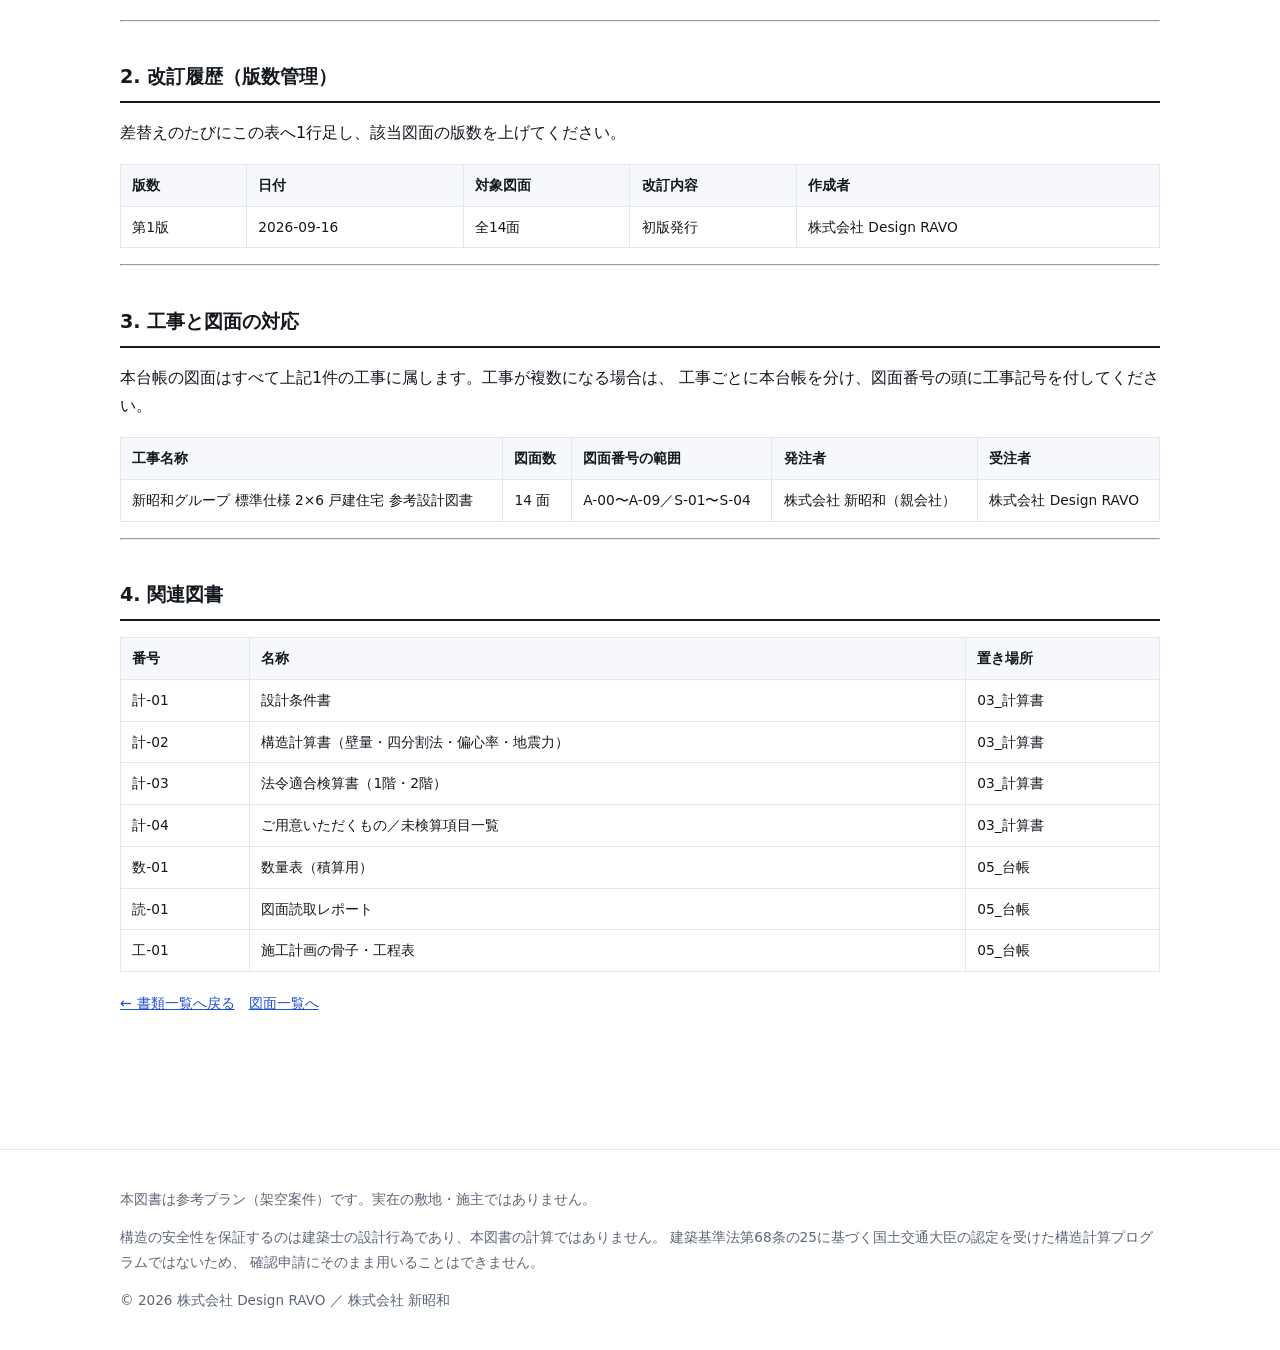
<file: docs/図面台帳.html>
<!doctype html>
<html lang="ja">
<head>
<meta charset="utf-8">
<meta name="viewport" content="width=device-width,initial-scale=1">
<meta name="robots" content="noindex,nofollow">
<title>図面台帳｜新昭和グループ 標準仕様 2×6 戸建住宅 参考設計図書</title>
<meta name="description" content="図面台帳">
<link rel="stylesheet" href="../assets/style.css">
</head>
<body>
<header class="site">
 <div class="wrap">
  <h1>新昭和グループ 標準仕様 2×6 戸建住宅 参考設計図書</h1>
  <p class="sub">WITH EARTH ／ ウィザースホーム仕様　木造2階建 新築工事</p>
  <div class="meta">
   <span>設計　株式会社 Design RAVO</span>
   <span>発注　株式会社 新昭和（親会社）</span>
   <span>作成　2026-09-16　第1版</span>
  </div>
 </div>
</header>
<main>
 <div class="wrap">
<nav class="crumb"><a href="../documents.html">← 書類一覧へ戻る</a></nav>
<article class="doc">
<h1 id="drawing-register">図面台帳（DRAWING REGISTER）</h1>
<table>
<thead>
<tr>
<th>項　目</th>
<th>内　容</th>
</tr>
</thead>
<tbody>
<tr>
<td>工事名称</td>
<td>新昭和グループ 標準仕様 2×6 戸建住宅 参考設計図書</td>
</tr>
<tr>
<td>工事場所</td>
<td>（参考プラン・架空案件。実在の敷地ではありません）</td>
</tr>
<tr>
<td>発注者</td>
<td>株式会社 新昭和（親会社）</td>
</tr>
<tr>
<td>受注者（設計者）</td>
<td>株式会社 Design RAVO</td>
</tr>
<tr>
<td>設計者所在地</td>
<td>沖縄県那覇市字小禄1831-1 沖縄産業支援センター701</td>
</tr>
<tr>
<td>構造・規模</td>
<td>木造2階建　枠組壁工法（2×6）モノコック構造</td>
</tr>
<tr>
<td>作成日</td>
<td>2026-09-16</td>
</tr>
<tr>
<td>版数</td>
<td>第1版</td>
</tr>
</tbody>
</table>
<hr />
<h2 id="1">1. 図面一覧</h2>
<p>図面番号・図面名・図面種別・尺度・用紙・版数・作成日を1か所で管理します。
差替えが発生したら版数を上げ、下の改訂履歴に1行足してください。</p>
<table>
<thead>
<tr>
<th>図面番号</th>
<th>図面名称</th>
<th>図面種別</th>
<th>尺度</th>
<th>用紙</th>
<th>版数</th>
<th>作成日</th>
<th>DXF</th>
<th>PDF</th>
</tr>
</thead>
<tbody>
<tr>
<td>A-00</td>
<td>表紙・建築概要・図面リスト</td>
<td>意匠図</td>
<td>—</td>
<td>A2</td>
<td>第1版</td>
<td>2026-09-16</td>
<td>○</td>
<td>○</td>
</tr>
<tr>
<td>A-01</td>
<td>面積求積図・面積表</td>
<td>意匠図</td>
<td>1:100</td>
<td>A2</td>
<td>第1版</td>
<td>2026-09-16</td>
<td>○</td>
<td>○</td>
</tr>
<tr>
<td>A-02</td>
<td>配置図</td>
<td>意匠図</td>
<td>1:100</td>
<td>A2</td>
<td>第1版</td>
<td>2026-09-16</td>
<td>○</td>
<td>○</td>
</tr>
<tr>
<td>A-03</td>
<td>1階平面図</td>
<td>意匠図</td>
<td>1:50</td>
<td>A2</td>
<td>第1版</td>
<td>2026-09-16</td>
<td>○</td>
<td>○</td>
</tr>
<tr>
<td>A-04</td>
<td>2階平面図</td>
<td>意匠図</td>
<td>1:50</td>
<td>A2</td>
<td>第1版</td>
<td>2026-09-16</td>
<td>○</td>
<td>○</td>
</tr>
<tr>
<td>A-05</td>
<td>立面図（南・東・北・西）</td>
<td>意匠図</td>
<td>1:100</td>
<td>A2</td>
<td>第1版</td>
<td>2026-09-16</td>
<td>○</td>
<td>○</td>
</tr>
<tr>
<td>A-06</td>
<td>断面図（A-A'・B-B'）</td>
<td>意匠図</td>
<td>1:100</td>
<td>A2</td>
<td>第1版</td>
<td>2026-09-16</td>
<td>○</td>
<td>○</td>
</tr>
<tr>
<td>A-07</td>
<td>屋根伏図</td>
<td>意匠図</td>
<td>1:50</td>
<td>A2</td>
<td>第1版</td>
<td>2026-09-16</td>
<td>○</td>
<td>○</td>
</tr>
<tr>
<td>A-08</td>
<td>建具表</td>
<td>意匠図</td>
<td>—</td>
<td>A2</td>
<td>第1版</td>
<td>2026-09-16</td>
<td>○</td>
<td>○</td>
</tr>
<tr>
<td>A-09</td>
<td>仕上表</td>
<td>意匠図</td>
<td>—</td>
<td>A2</td>
<td>第1版</td>
<td>2026-09-16</td>
<td>○</td>
<td>○</td>
</tr>
<tr>
<td>S-01</td>
<td>基礎伏図</td>
<td>構造図</td>
<td>1:50</td>
<td>A2</td>
<td>第1版</td>
<td>2026-09-16</td>
<td>○</td>
<td>○</td>
</tr>
<tr>
<td>S-02</td>
<td>床伏図（1階・2階）</td>
<td>構造図</td>
<td>1:100</td>
<td>A2</td>
<td>第1版</td>
<td>2026-09-16</td>
<td>○</td>
<td>○</td>
</tr>
<tr>
<td>S-03</td>
<td>小屋伏図</td>
<td>構造図</td>
<td>1:50</td>
<td>A2</td>
<td>第1版</td>
<td>2026-09-16</td>
<td>○</td>
<td>○</td>
</tr>
<tr>
<td>S-04</td>
<td>耐力壁配置図（1階・2階）</td>
<td>構造図</td>
<td>1:100</td>
<td>A2</td>
<td>第1版</td>
<td>2026-09-16</td>
<td>○</td>
<td>○</td>
</tr>
</tbody>
</table>
<ul>
<li>意匠図 10 面 ／
  構造図 4 面 ／
  合計 <strong>14 面</strong></li>
<li>対応形式：<strong>DXF（AutoCAD R2013 互換）</strong> … AutoCAD / BricsCAD / DraftSight / JW-CAD で開けます</li>
<li>閲覧・印刷用：<strong>PDF（A2 594×420mm 実寸）</strong> … A2 等倍印刷で上表の尺度どおりに出ます</li>
</ul>
<hr />
<h2 id="2">2. 改訂履歴（版数管理）</h2>
<p>差替えのたびにこの表へ1行足し、該当図面の版数を上げてください。</p>
<table>
<thead>
<tr>
<th>版数</th>
<th>日付</th>
<th>対象図面</th>
<th>改訂内容</th>
<th>作成者</th>
</tr>
</thead>
<tbody>
<tr>
<td>第1版</td>
<td>2026-09-16</td>
<td>全14面</td>
<td>初版発行</td>
<td>株式会社 Design RAVO</td>
</tr>
</tbody>
</table>
<hr />
<h2 id="3">3. 工事と図面の対応</h2>
<p>本台帳の図面はすべて上記1件の工事に属します。工事が複数になる場合は、
工事ごとに本台帳を分け、図面番号の頭に工事記号を付してください。</p>
<table>
<thead>
<tr>
<th>工事名称</th>
<th>図面数</th>
<th>図面番号の範囲</th>
<th>発注者</th>
<th>受注者</th>
</tr>
</thead>
<tbody>
<tr>
<td>新昭和グループ 標準仕様 2×6 戸建住宅 参考設計図書</td>
<td>14 面</td>
<td>A-00〜A-09／S-01〜S-04</td>
<td>株式会社 新昭和（親会社）</td>
<td>株式会社 Design RAVO</td>
</tr>
</tbody>
</table>
<hr />
<h2 id="4">4. 関連図書</h2>
<table>
<thead>
<tr>
<th>番号</th>
<th>名称</th>
<th>置き場所</th>
</tr>
</thead>
<tbody>
<tr>
<td>計-01</td>
<td>設計条件書</td>
<td>03_計算書</td>
</tr>
<tr>
<td>計-02</td>
<td>構造計算書（壁量・四分割法・偏心率・地震力）</td>
<td>03_計算書</td>
</tr>
<tr>
<td>計-03</td>
<td>法令適合検算書（1階・2階）</td>
<td>03_計算書</td>
</tr>
<tr>
<td>計-04</td>
<td>ご用意いただくもの／未検算項目一覧</td>
<td>03_計算書</td>
</tr>
<tr>
<td>数-01</td>
<td>数量表（積算用）</td>
<td>05_台帳</td>
</tr>
<tr>
<td>読-01</td>
<td>図面読取レポート</td>
<td>05_台帳</td>
</tr>
<tr>
<td>工-01</td>
<td>施工計画の骨子・工程表</td>
<td>05_台帳</td>
</tr>
</tbody>
</table>
</article>
<nav class="crumb"><a href="../documents.html">← 書類一覧へ戻る</a>　<a href="../index.html">図面一覧へ</a></nav>
 </div>
</main>
<footer>
 <div class="wrap">
  <p>本図書は参考プラン（架空案件）です。実在の敷地・施主ではありません。</p>
  <p>構造の安全性を保証するのは建築士の設計行為であり、本図書の計算ではありません。
  建築基準法第68条の25に基づく国土交通大臣の認定を受けた構造計算プログラムではないため、
  確認申請にそのまま用いることはできません。</p>
  <p>&copy; 2026 株式会社 Design RAVO ／ 株式会社 新昭和</p>
 </div>
</footer>
</body>
</html>
</file>
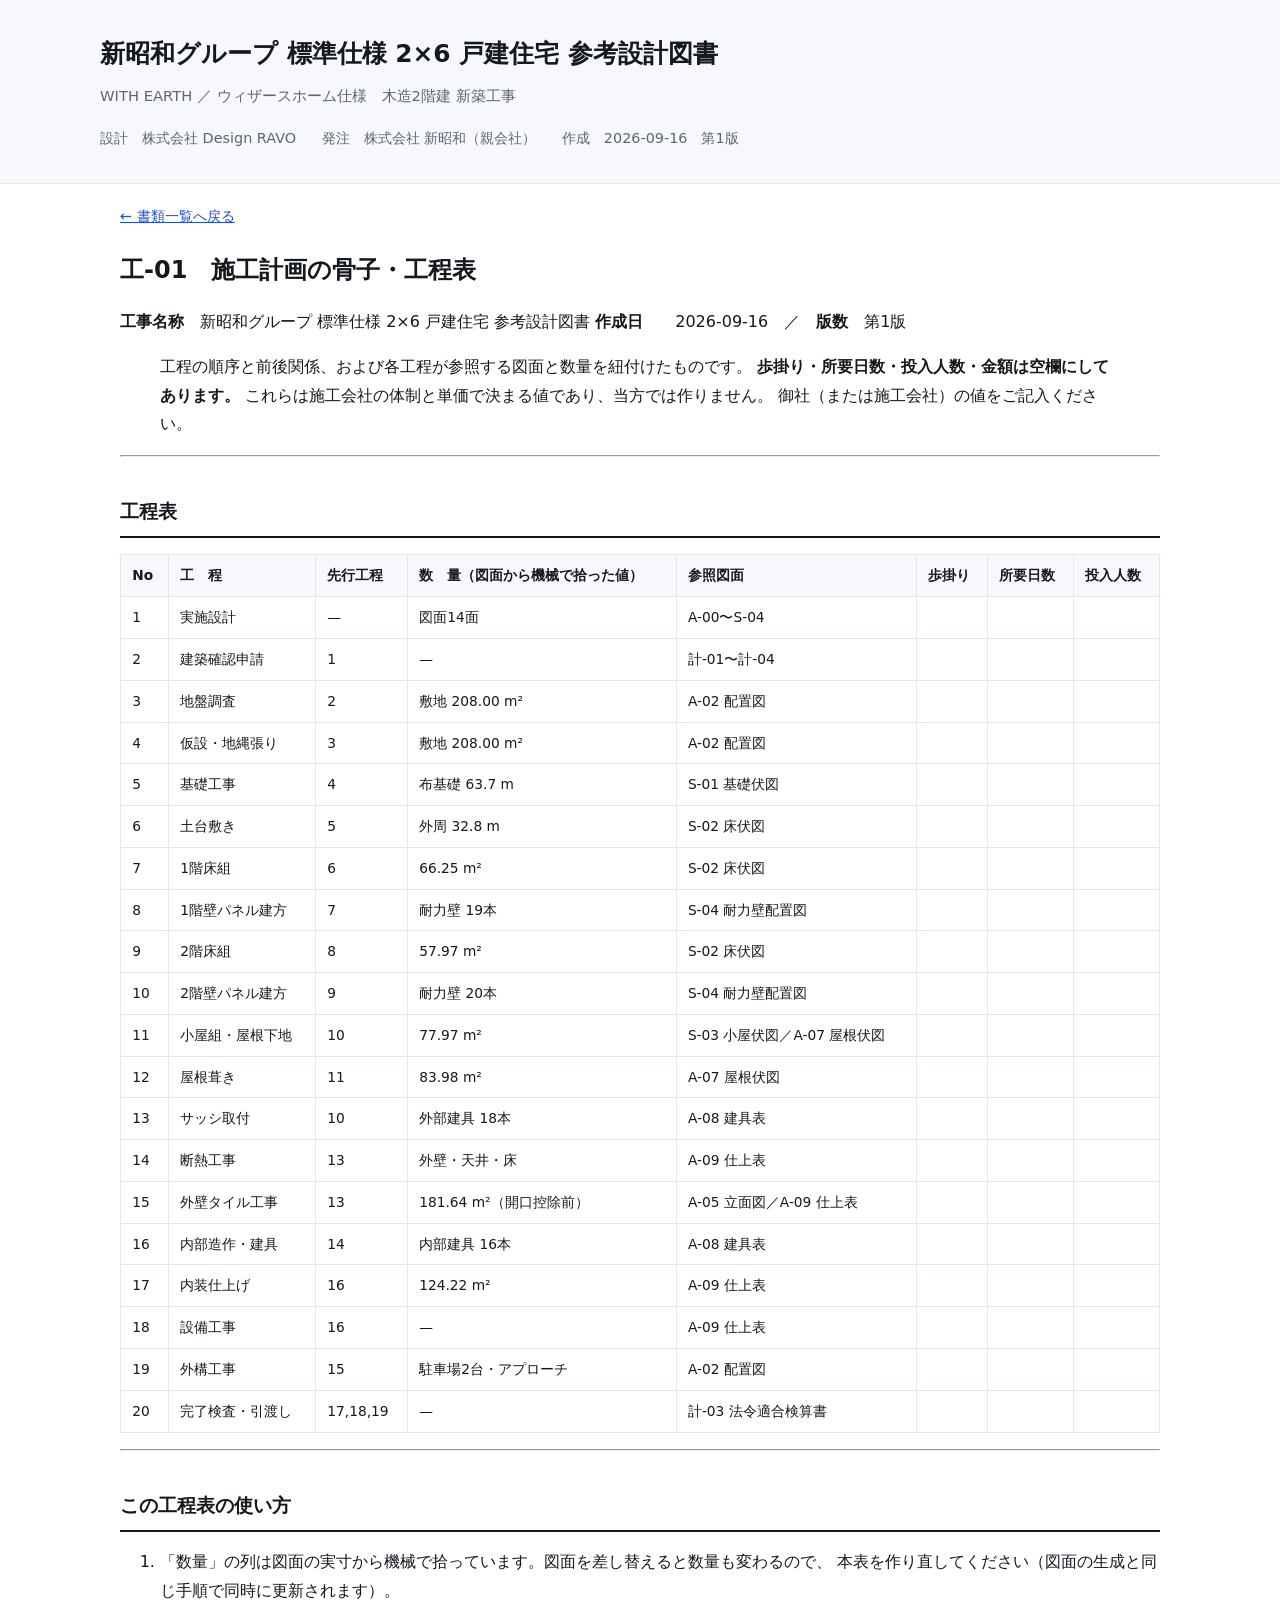
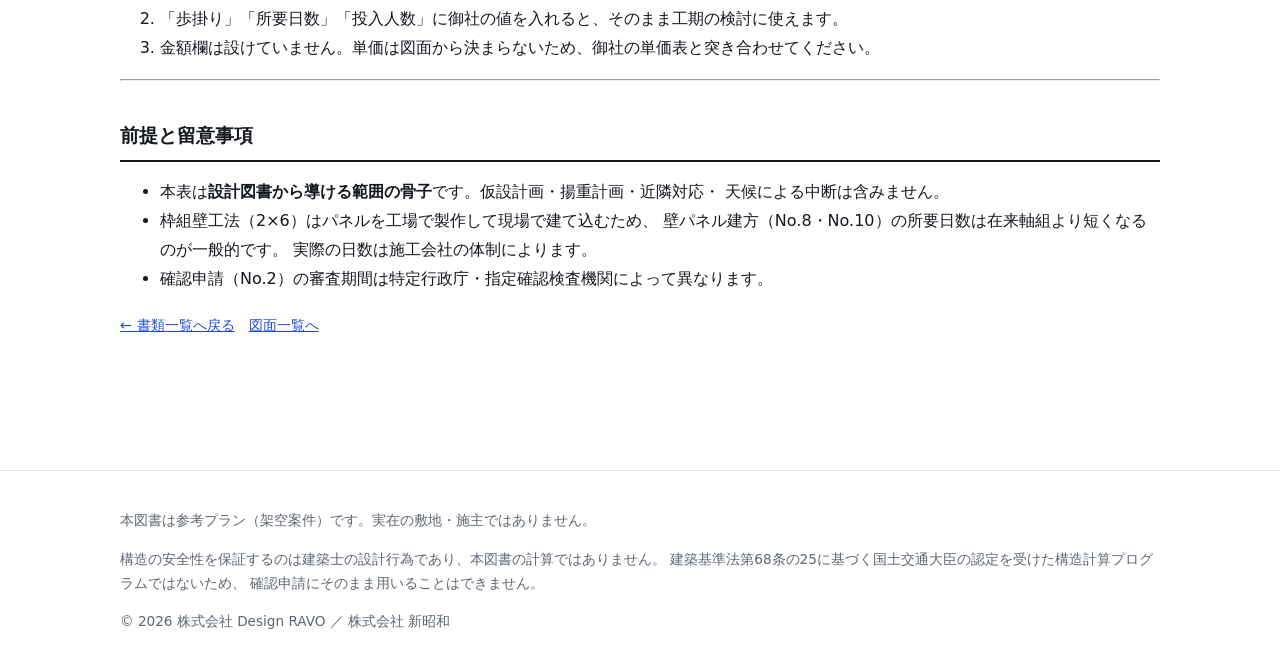
<file: docs/工-01_施工計画の骨子・工程表.html>
<!doctype html>
<html lang="ja">
<head>
<meta charset="utf-8">
<meta name="viewport" content="width=device-width,initial-scale=1">
<meta name="robots" content="noindex,nofollow">
<title>工-01 施工計画の骨子・工程表｜新昭和グループ 標準仕様 2×6 戸建住宅 参考設計図書</title>
<meta name="description" content="工-01 施工計画の骨子・工程表">
<link rel="stylesheet" href="../assets/style.css">
</head>
<body>
<header class="site">
 <div class="wrap">
  <h1>新昭和グループ 標準仕様 2×6 戸建住宅 参考設計図書</h1>
  <p class="sub">WITH EARTH ／ ウィザースホーム仕様　木造2階建 新築工事</p>
  <div class="meta">
   <span>設計　株式会社 Design RAVO</span>
   <span>発注　株式会社 新昭和（親会社）</span>
   <span>作成　2026-09-16　第1版</span>
  </div>
 </div>
</header>
<main>
 <div class="wrap">
<nav class="crumb"><a href="../documents.html">← 書類一覧へ戻る</a></nav>
<article class="doc">
<h1 id="-01">工-01　施工計画の骨子・工程表</h1>
<p><strong>工事名称</strong>　新昭和グループ 標準仕様 2×6 戸建住宅 参考設計図書
<strong>作成日</strong>　　2026-09-16　／　<strong>版数</strong>　第1版</p>
<blockquote>
<p>工程の順序と前後関係、および各工程が参照する図面と数量を紐付けたものです。
<strong>歩掛り・所要日数・投入人数・金額は空欄にしてあります。</strong>
これらは施工会社の体制と単価で決まる値であり、当方では作りません。
御社（または施工会社）の値をご記入ください。</p>
</blockquote>
<hr />
<h2 id="_1">工程表</h2>
<table>
<thead>
<tr>
<th>No</th>
<th>工　程</th>
<th>先行工程</th>
<th>数　量（図面から機械で拾った値）</th>
<th>参照図面</th>
<th>歩掛り</th>
<th>所要日数</th>
<th>投入人数</th>
</tr>
</thead>
<tbody>
<tr>
<td>1</td>
<td>実施設計</td>
<td>—</td>
<td>図面14面</td>
<td>A-00〜S-04</td>
<td></td>
<td></td>
<td></td>
</tr>
<tr>
<td>2</td>
<td>建築確認申請</td>
<td>1</td>
<td>—</td>
<td>計-01〜計-04</td>
<td></td>
<td></td>
<td></td>
</tr>
<tr>
<td>3</td>
<td>地盤調査</td>
<td>2</td>
<td>敷地 208.00 m²</td>
<td>A-02 配置図</td>
<td></td>
<td></td>
<td></td>
</tr>
<tr>
<td>4</td>
<td>仮設・地縄張り</td>
<td>3</td>
<td>敷地 208.00 m²</td>
<td>A-02 配置図</td>
<td></td>
<td></td>
<td></td>
</tr>
<tr>
<td>5</td>
<td>基礎工事</td>
<td>4</td>
<td>布基礎 63.7 m</td>
<td>S-01 基礎伏図</td>
<td></td>
<td></td>
<td></td>
</tr>
<tr>
<td>6</td>
<td>土台敷き</td>
<td>5</td>
<td>外周 32.8 m</td>
<td>S-02 床伏図</td>
<td></td>
<td></td>
<td></td>
</tr>
<tr>
<td>7</td>
<td>1階床組</td>
<td>6</td>
<td>66.25 m²</td>
<td>S-02 床伏図</td>
<td></td>
<td></td>
<td></td>
</tr>
<tr>
<td>8</td>
<td>1階壁パネル建方</td>
<td>7</td>
<td>耐力壁 19本</td>
<td>S-04 耐力壁配置図</td>
<td></td>
<td></td>
<td></td>
</tr>
<tr>
<td>9</td>
<td>2階床組</td>
<td>8</td>
<td>57.97 m²</td>
<td>S-02 床伏図</td>
<td></td>
<td></td>
<td></td>
</tr>
<tr>
<td>10</td>
<td>2階壁パネル建方</td>
<td>9</td>
<td>耐力壁 20本</td>
<td>S-04 耐力壁配置図</td>
<td></td>
<td></td>
<td></td>
</tr>
<tr>
<td>11</td>
<td>小屋組・屋根下地</td>
<td>10</td>
<td>77.97 m²</td>
<td>S-03 小屋伏図／A-07 屋根伏図</td>
<td></td>
<td></td>
<td></td>
</tr>
<tr>
<td>12</td>
<td>屋根葺き</td>
<td>11</td>
<td>83.98 m²</td>
<td>A-07 屋根伏図</td>
<td></td>
<td></td>
<td></td>
</tr>
<tr>
<td>13</td>
<td>サッシ取付</td>
<td>10</td>
<td>外部建具 18本</td>
<td>A-08 建具表</td>
<td></td>
<td></td>
<td></td>
</tr>
<tr>
<td>14</td>
<td>断熱工事</td>
<td>13</td>
<td>外壁・天井・床</td>
<td>A-09 仕上表</td>
<td></td>
<td></td>
<td></td>
</tr>
<tr>
<td>15</td>
<td>外壁タイル工事</td>
<td>13</td>
<td>181.64 m²（開口控除前）</td>
<td>A-05 立面図／A-09 仕上表</td>
<td></td>
<td></td>
<td></td>
</tr>
<tr>
<td>16</td>
<td>内部造作・建具</td>
<td>14</td>
<td>内部建具 16本</td>
<td>A-08 建具表</td>
<td></td>
<td></td>
<td></td>
</tr>
<tr>
<td>17</td>
<td>内装仕上げ</td>
<td>16</td>
<td>124.22 m²</td>
<td>A-09 仕上表</td>
<td></td>
<td></td>
<td></td>
</tr>
<tr>
<td>18</td>
<td>設備工事</td>
<td>16</td>
<td>—</td>
<td>A-09 仕上表</td>
<td></td>
<td></td>
<td></td>
</tr>
<tr>
<td>19</td>
<td>外構工事</td>
<td>15</td>
<td>駐車場2台・アプローチ</td>
<td>A-02 配置図</td>
<td></td>
<td></td>
<td></td>
</tr>
<tr>
<td>20</td>
<td>完了検査・引渡し</td>
<td>17,18,19</td>
<td>—</td>
<td>計-03 法令適合検算書</td>
<td></td>
<td></td>
<td></td>
</tr>
</tbody>
</table>
<hr />
<h2 id="_2">この工程表の使い方</h2>
<ol>
<li>「数量」の列は図面の実寸から機械で拾っています。図面を差し替えると数量も変わるので、
   本表を作り直してください（図面の生成と同じ手順で同時に更新されます）。</li>
<li>「歩掛り」「所要日数」「投入人数」に御社の値を入れると、そのまま工期の検討に使えます。</li>
<li>金額欄は設けていません。単価は図面から決まらないため、御社の単価表と突き合わせてください。</li>
</ol>
<hr />
<h2 id="_3">前提と留意事項</h2>
<ul>
<li>本表は<strong>設計図書から導ける範囲の骨子</strong>です。仮設計画・揚重計画・近隣対応・
  天候による中断は含みません。</li>
<li>枠組壁工法（2×6）はパネルを工場で製作して現場で建て込むため、
  壁パネル建方（No.8・No.10）の所要日数は在来軸組より短くなるのが一般的です。
  実際の日数は施工会社の体制によります。</li>
<li>確認申請（No.2）の審査期間は特定行政庁・指定確認検査機関によって異なります。</li>
</ul>
</article>
<nav class="crumb"><a href="../documents.html">← 書類一覧へ戻る</a>　<a href="../index.html">図面一覧へ</a></nav>
 </div>
</main>
<footer>
 <div class="wrap">
  <p>本図書は参考プラン（架空案件）です。実在の敷地・施主ではありません。</p>
  <p>構造の安全性を保証するのは建築士の設計行為であり、本図書の計算ではありません。
  建築基準法第68条の25に基づく国土交通大臣の認定を受けた構造計算プログラムではないため、
  確認申請にそのまま用いることはできません。</p>
  <p>&copy; 2026 株式会社 Design RAVO ／ 株式会社 新昭和</p>
 </div>
</footer>
</body>
</html>
</file>
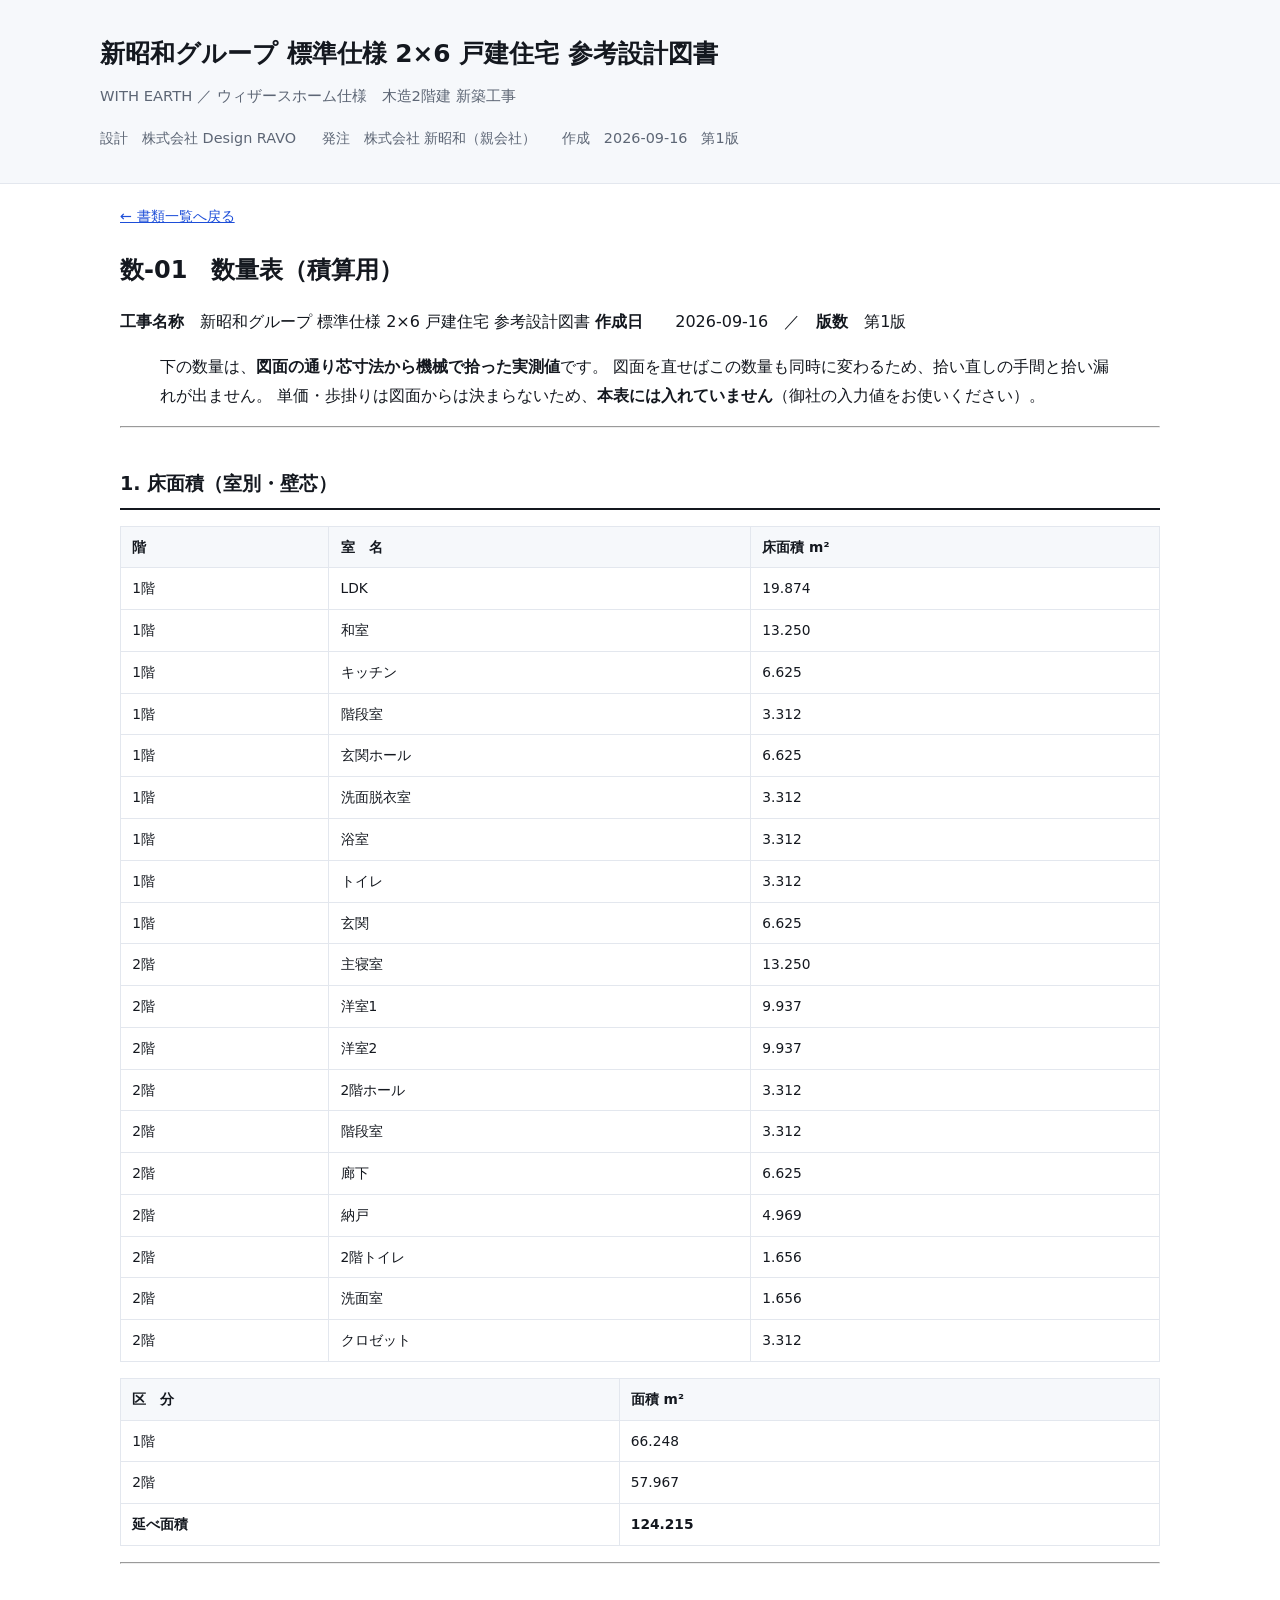
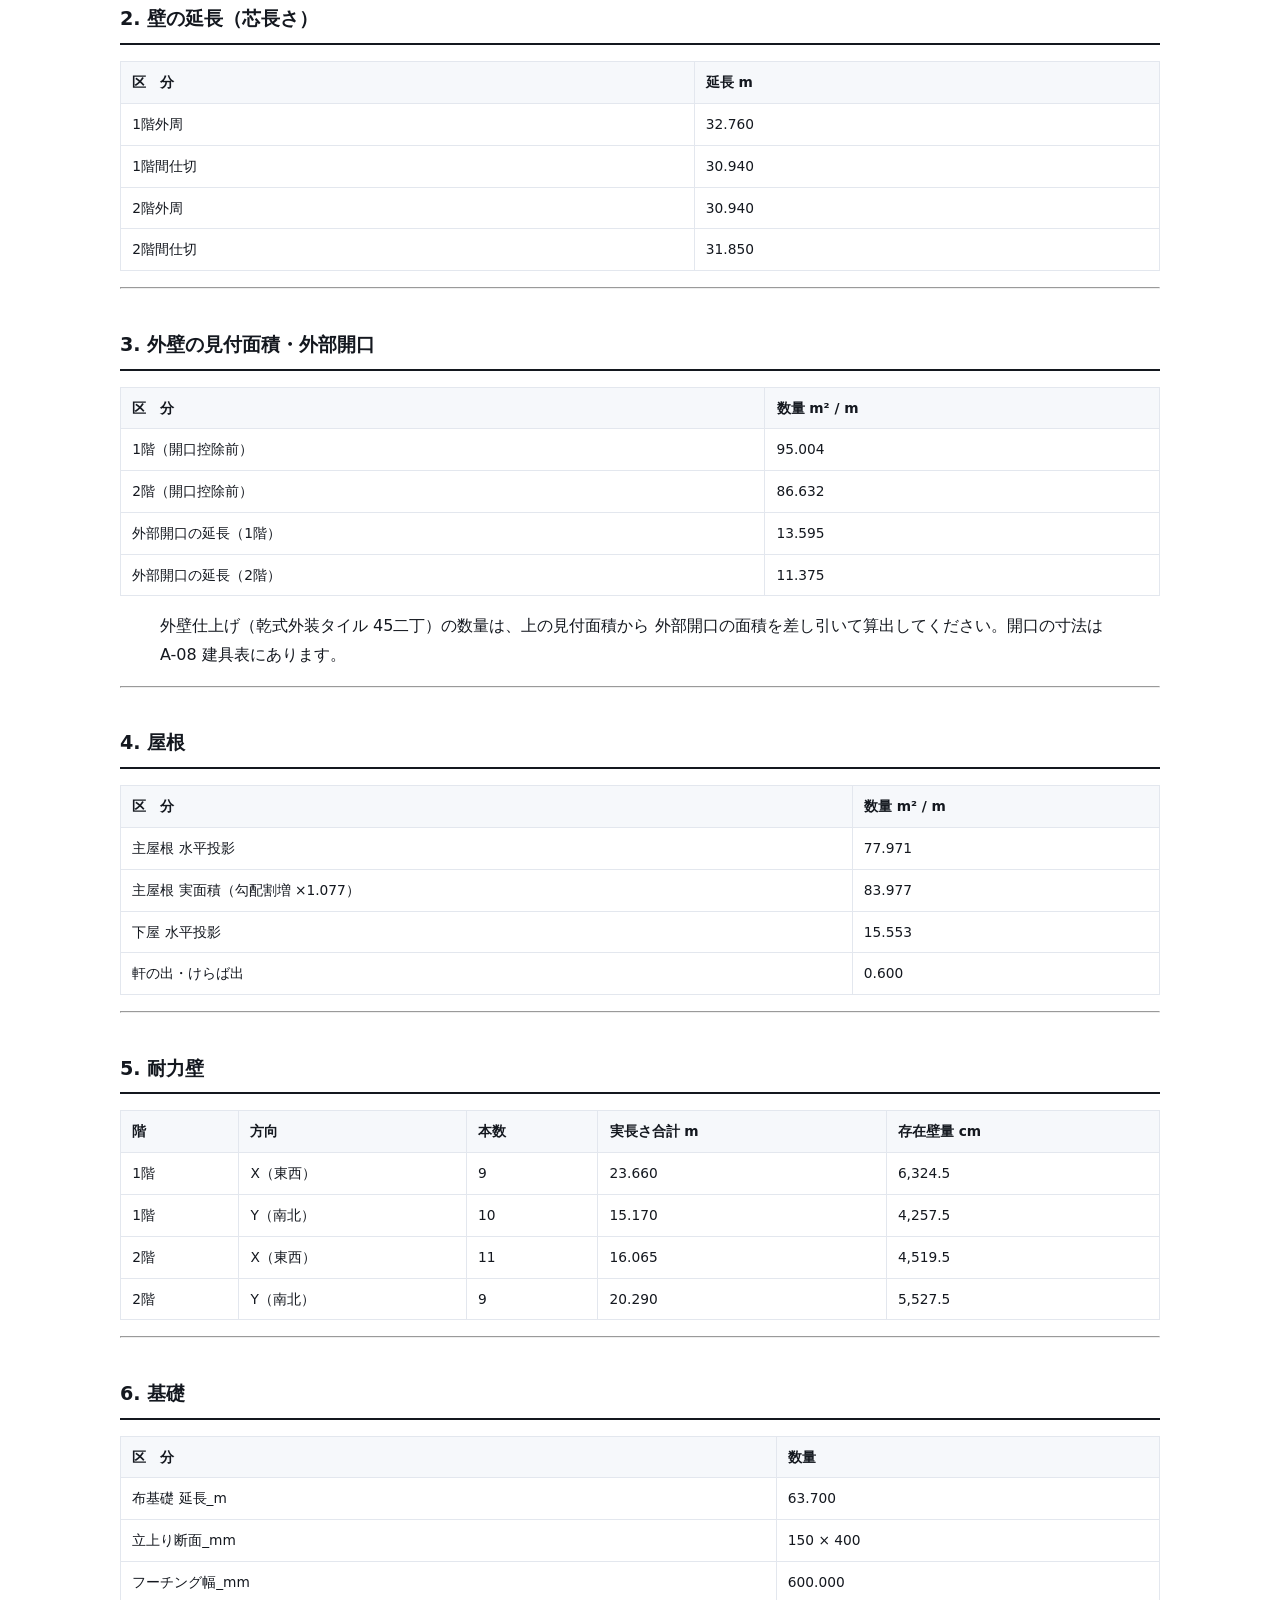
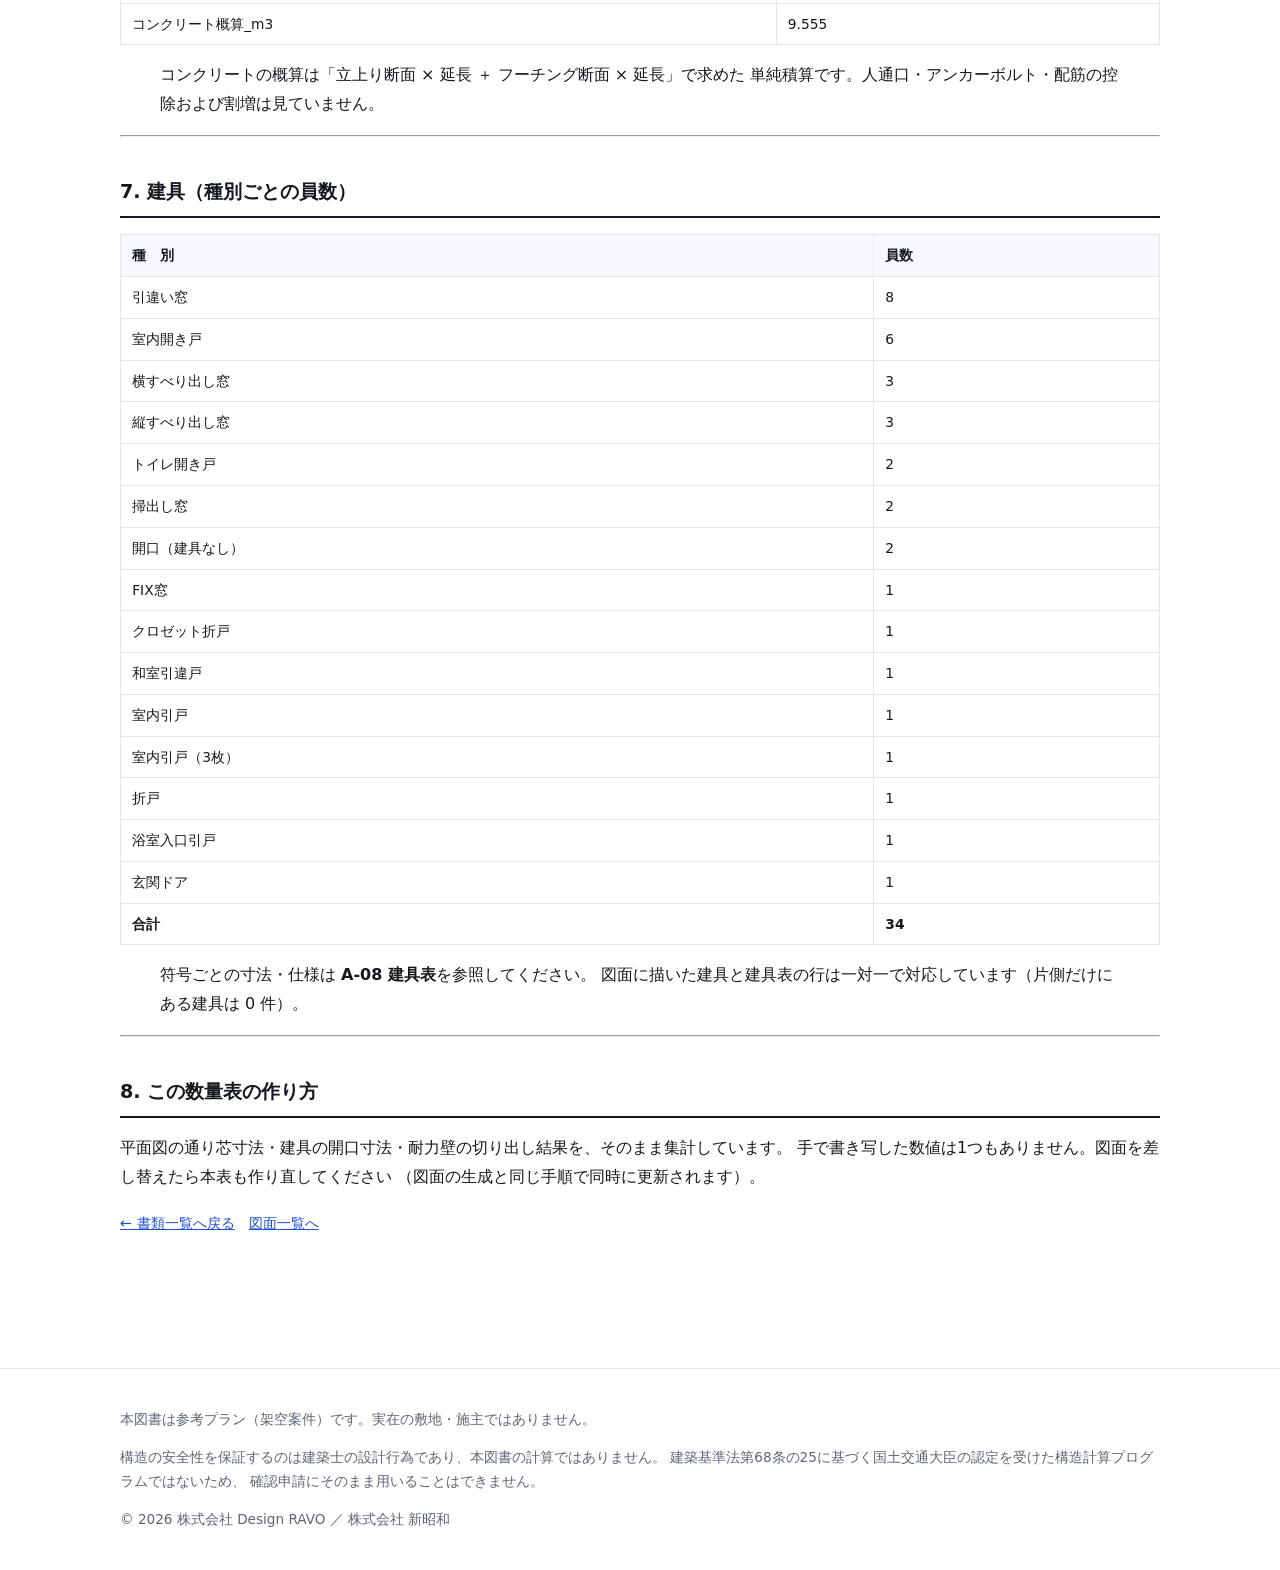
<file: docs/数-01_数量表.html>
<!doctype html>
<html lang="ja">
<head>
<meta charset="utf-8">
<meta name="viewport" content="width=device-width,initial-scale=1">
<meta name="robots" content="noindex,nofollow">
<title>数-01 数量表（積算用）｜新昭和グループ 標準仕様 2×6 戸建住宅 参考設計図書</title>
<meta name="description" content="数-01 数量表（積算用）">
<link rel="stylesheet" href="../assets/style.css">
</head>
<body>
<header class="site">
 <div class="wrap">
  <h1>新昭和グループ 標準仕様 2×6 戸建住宅 参考設計図書</h1>
  <p class="sub">WITH EARTH ／ ウィザースホーム仕様　木造2階建 新築工事</p>
  <div class="meta">
   <span>設計　株式会社 Design RAVO</span>
   <span>発注　株式会社 新昭和（親会社）</span>
   <span>作成　2026-09-16　第1版</span>
  </div>
 </div>
</header>
<main>
 <div class="wrap">
<nav class="crumb"><a href="../documents.html">← 書類一覧へ戻る</a></nav>
<article class="doc">
<h1 id="-01">数-01　数量表（積算用）</h1>
<p><strong>工事名称</strong>　新昭和グループ 標準仕様 2×6 戸建住宅 参考設計図書
<strong>作成日</strong>　　2026-09-16　／　<strong>版数</strong>　第1版</p>
<blockquote>
<p>下の数量は、<strong>図面の通り芯寸法から機械で拾った実測値</strong>です。
図面を直せばこの数量も同時に変わるため、拾い直しの手間と拾い漏れが出ません。
単価・歩掛りは図面からは決まらないため、<strong>本表には入れていません</strong>（御社の入力値をお使いください）。</p>
</blockquote>
<hr />
<h2 id="1">1. 床面積（室別・壁芯）</h2>
<table>
<thead>
<tr>
<th>階</th>
<th>室　名</th>
<th>床面積 m²</th>
</tr>
</thead>
<tbody>
<tr>
<td>1階</td>
<td>LDK</td>
<td>19.874</td>
</tr>
<tr>
<td>1階</td>
<td>和室</td>
<td>13.250</td>
</tr>
<tr>
<td>1階</td>
<td>キッチン</td>
<td>6.625</td>
</tr>
<tr>
<td>1階</td>
<td>階段室</td>
<td>3.312</td>
</tr>
<tr>
<td>1階</td>
<td>玄関ホール</td>
<td>6.625</td>
</tr>
<tr>
<td>1階</td>
<td>洗面脱衣室</td>
<td>3.312</td>
</tr>
<tr>
<td>1階</td>
<td>浴室</td>
<td>3.312</td>
</tr>
<tr>
<td>1階</td>
<td>トイレ</td>
<td>3.312</td>
</tr>
<tr>
<td>1階</td>
<td>玄関</td>
<td>6.625</td>
</tr>
<tr>
<td>2階</td>
<td>主寝室</td>
<td>13.250</td>
</tr>
<tr>
<td>2階</td>
<td>洋室1</td>
<td>9.937</td>
</tr>
<tr>
<td>2階</td>
<td>洋室2</td>
<td>9.937</td>
</tr>
<tr>
<td>2階</td>
<td>2階ホール</td>
<td>3.312</td>
</tr>
<tr>
<td>2階</td>
<td>階段室</td>
<td>3.312</td>
</tr>
<tr>
<td>2階</td>
<td>廊下</td>
<td>6.625</td>
</tr>
<tr>
<td>2階</td>
<td>納戸</td>
<td>4.969</td>
</tr>
<tr>
<td>2階</td>
<td>2階トイレ</td>
<td>1.656</td>
</tr>
<tr>
<td>2階</td>
<td>洗面室</td>
<td>1.656</td>
</tr>
<tr>
<td>2階</td>
<td>クロゼット</td>
<td>3.312</td>
</tr>
</tbody>
</table>
<table>
<thead>
<tr>
<th>区　分</th>
<th>面積 m²</th>
</tr>
</thead>
<tbody>
<tr>
<td>1階</td>
<td>66.248</td>
</tr>
<tr>
<td>2階</td>
<td>57.967</td>
</tr>
<tr>
<td><strong>延べ面積</strong></td>
<td><strong>124.215</strong></td>
</tr>
</tbody>
</table>
<hr />
<h2 id="2">2. 壁の延長（芯長さ）</h2>
<table>
<thead>
<tr>
<th>区　分</th>
<th>延長 m</th>
</tr>
</thead>
<tbody>
<tr>
<td>1階外周</td>
<td>32.760</td>
</tr>
<tr>
<td>1階間仕切</td>
<td>30.940</td>
</tr>
<tr>
<td>2階外周</td>
<td>30.940</td>
</tr>
<tr>
<td>2階間仕切</td>
<td>31.850</td>
</tr>
</tbody>
</table>
<hr />
<h2 id="3">3. 外壁の見付面積・外部開口</h2>
<table>
<thead>
<tr>
<th>区　分</th>
<th>数量 m² / m</th>
</tr>
</thead>
<tbody>
<tr>
<td>1階（開口控除前）</td>
<td>95.004</td>
</tr>
<tr>
<td>2階（開口控除前）</td>
<td>86.632</td>
</tr>
<tr>
<td>外部開口の延長（1階）</td>
<td>13.595</td>
</tr>
<tr>
<td>外部開口の延長（2階）</td>
<td>11.375</td>
</tr>
</tbody>
</table>
<blockquote>
<p>外壁仕上げ（乾式外装タイル 45二丁）の数量は、上の見付面積から
外部開口の面積を差し引いて算出してください。開口の寸法は A-08 建具表にあります。</p>
</blockquote>
<hr />
<h2 id="4">4. 屋根</h2>
<table>
<thead>
<tr>
<th>区　分</th>
<th>数量 m² / m</th>
</tr>
</thead>
<tbody>
<tr>
<td>主屋根 水平投影</td>
<td>77.971</td>
</tr>
<tr>
<td>主屋根 実面積（勾配割増 ×1.077）</td>
<td>83.977</td>
</tr>
<tr>
<td>下屋 水平投影</td>
<td>15.553</td>
</tr>
<tr>
<td>軒の出・けらば出</td>
<td>0.600</td>
</tr>
</tbody>
</table>
<hr />
<h2 id="5">5. 耐力壁</h2>
<table>
<thead>
<tr>
<th>階</th>
<th>方向</th>
<th>本数</th>
<th>実長さ合計 m</th>
<th>存在壁量 cm</th>
</tr>
</thead>
<tbody>
<tr>
<td>1階</td>
<td>X（東西）</td>
<td>9</td>
<td>23.660</td>
<td>6,324.5</td>
</tr>
<tr>
<td>1階</td>
<td>Y（南北）</td>
<td>10</td>
<td>15.170</td>
<td>4,257.5</td>
</tr>
<tr>
<td>2階</td>
<td>X（東西）</td>
<td>11</td>
<td>16.065</td>
<td>4,519.5</td>
</tr>
<tr>
<td>2階</td>
<td>Y（南北）</td>
<td>9</td>
<td>20.290</td>
<td>5,527.5</td>
</tr>
</tbody>
</table>
<hr />
<h2 id="6">6. 基礎</h2>
<table>
<thead>
<tr>
<th>区　分</th>
<th>数量</th>
</tr>
</thead>
<tbody>
<tr>
<td>布基礎 延長_m</td>
<td>63.700</td>
</tr>
<tr>
<td>立上り断面_mm</td>
<td>150 × 400</td>
</tr>
<tr>
<td>フーチング幅_mm</td>
<td>600.000</td>
</tr>
<tr>
<td>コンクリート概算_m3</td>
<td>9.555</td>
</tr>
</tbody>
</table>
<blockquote>
<p>コンクリートの概算は「立上り断面 × 延長 ＋ フーチング断面 × 延長」で求めた
単純積算です。人通口・アンカーボルト・配筋の控除および割増は見ていません。</p>
</blockquote>
<hr />
<h2 id="7">7. 建具（種別ごとの員数）</h2>
<table>
<thead>
<tr>
<th>種　別</th>
<th>員数</th>
</tr>
</thead>
<tbody>
<tr>
<td>引違い窓</td>
<td>8</td>
</tr>
<tr>
<td>室内開き戸</td>
<td>6</td>
</tr>
<tr>
<td>横すべり出し窓</td>
<td>3</td>
</tr>
<tr>
<td>縦すべり出し窓</td>
<td>3</td>
</tr>
<tr>
<td>トイレ開き戸</td>
<td>2</td>
</tr>
<tr>
<td>掃出し窓</td>
<td>2</td>
</tr>
<tr>
<td>開口（建具なし）</td>
<td>2</td>
</tr>
<tr>
<td>FIX窓</td>
<td>1</td>
</tr>
<tr>
<td>クロゼット折戸</td>
<td>1</td>
</tr>
<tr>
<td>和室引違戸</td>
<td>1</td>
</tr>
<tr>
<td>室内引戸</td>
<td>1</td>
</tr>
<tr>
<td>室内引戸（3枚）</td>
<td>1</td>
</tr>
<tr>
<td>折戸</td>
<td>1</td>
</tr>
<tr>
<td>浴室入口引戸</td>
<td>1</td>
</tr>
<tr>
<td>玄関ドア</td>
<td>1</td>
</tr>
<tr>
<td><strong>合計</strong></td>
<td><strong>34</strong></td>
</tr>
</tbody>
</table>
<blockquote>
<p>符号ごとの寸法・仕様は <strong>A-08 建具表</strong>を参照してください。
図面に描いた建具と建具表の行は一対一で対応しています（片側だけにある建具は 0 件）。</p>
</blockquote>
<hr />
<h2 id="8">8. この数量表の作り方</h2>
<p>平面図の通り芯寸法・建具の開口寸法・耐力壁の切り出し結果を、そのまま集計しています。
手で書き写した数値は1つもありません。図面を差し替えたら本表も作り直してください
（図面の生成と同じ手順で同時に更新されます）。</p>
</article>
<nav class="crumb"><a href="../documents.html">← 書類一覧へ戻る</a>　<a href="../index.html">図面一覧へ</a></nav>
 </div>
</main>
<footer>
 <div class="wrap">
  <p>本図書は参考プラン（架空案件）です。実在の敷地・施主ではありません。</p>
  <p>構造の安全性を保証するのは建築士の設計行為であり、本図書の計算ではありません。
  建築基準法第68条の25に基づく国土交通大臣の認定を受けた構造計算プログラムではないため、
  確認申請にそのまま用いることはできません。</p>
  <p>&copy; 2026 株式会社 Design RAVO ／ 株式会社 新昭和</p>
 </div>
</footer>
</body>
</html>
</file>
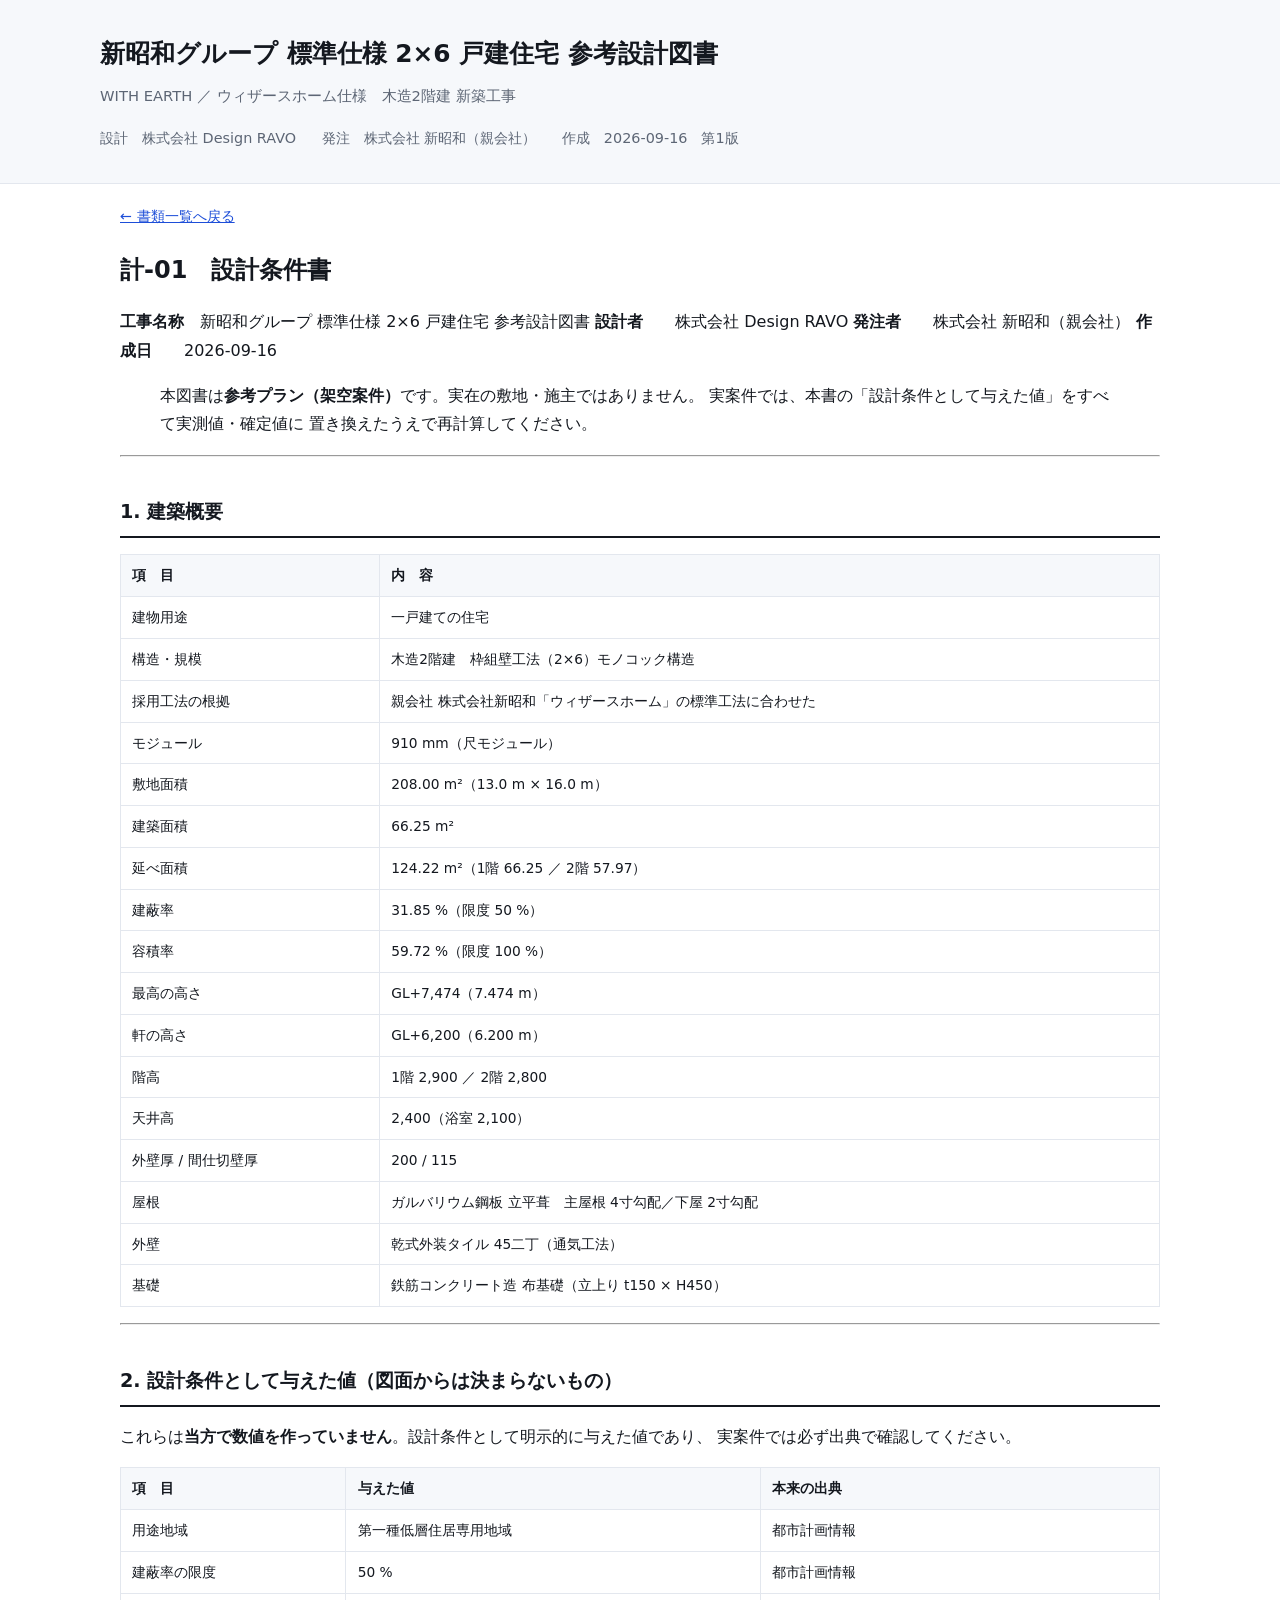
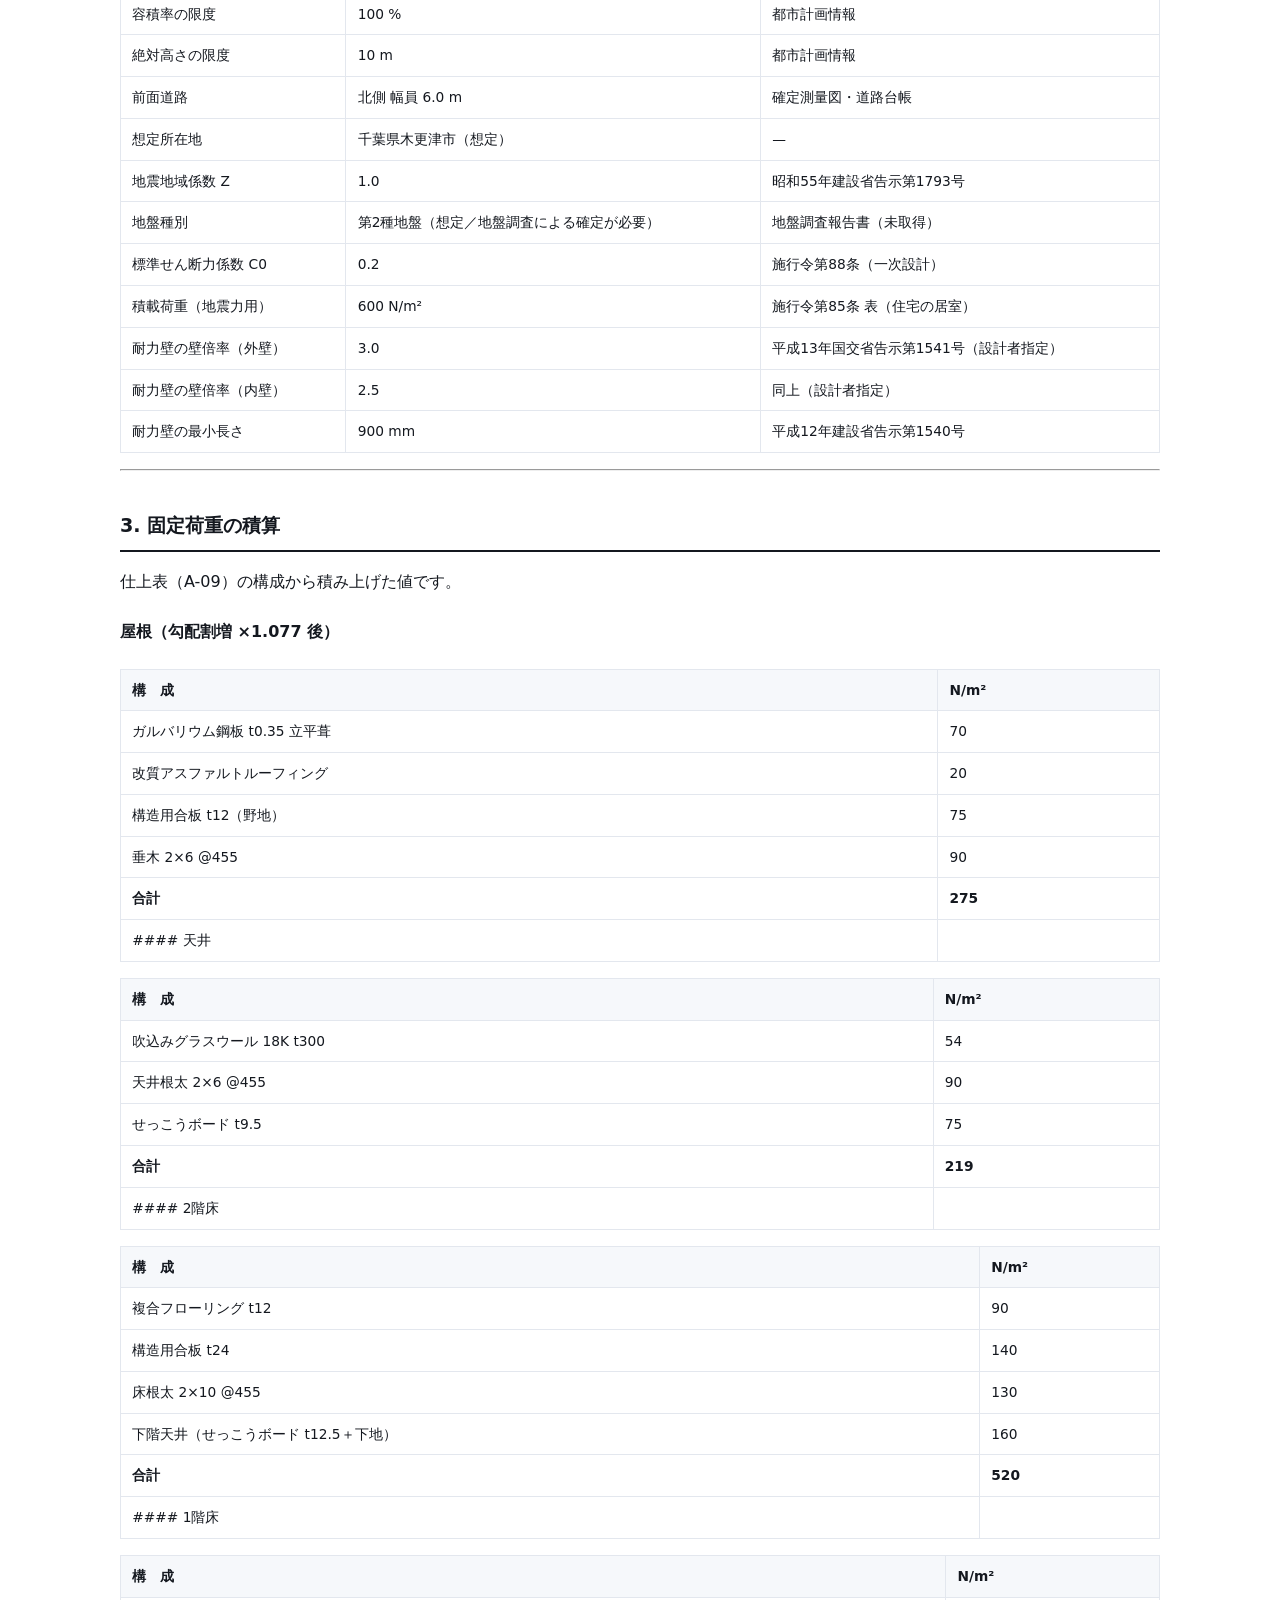
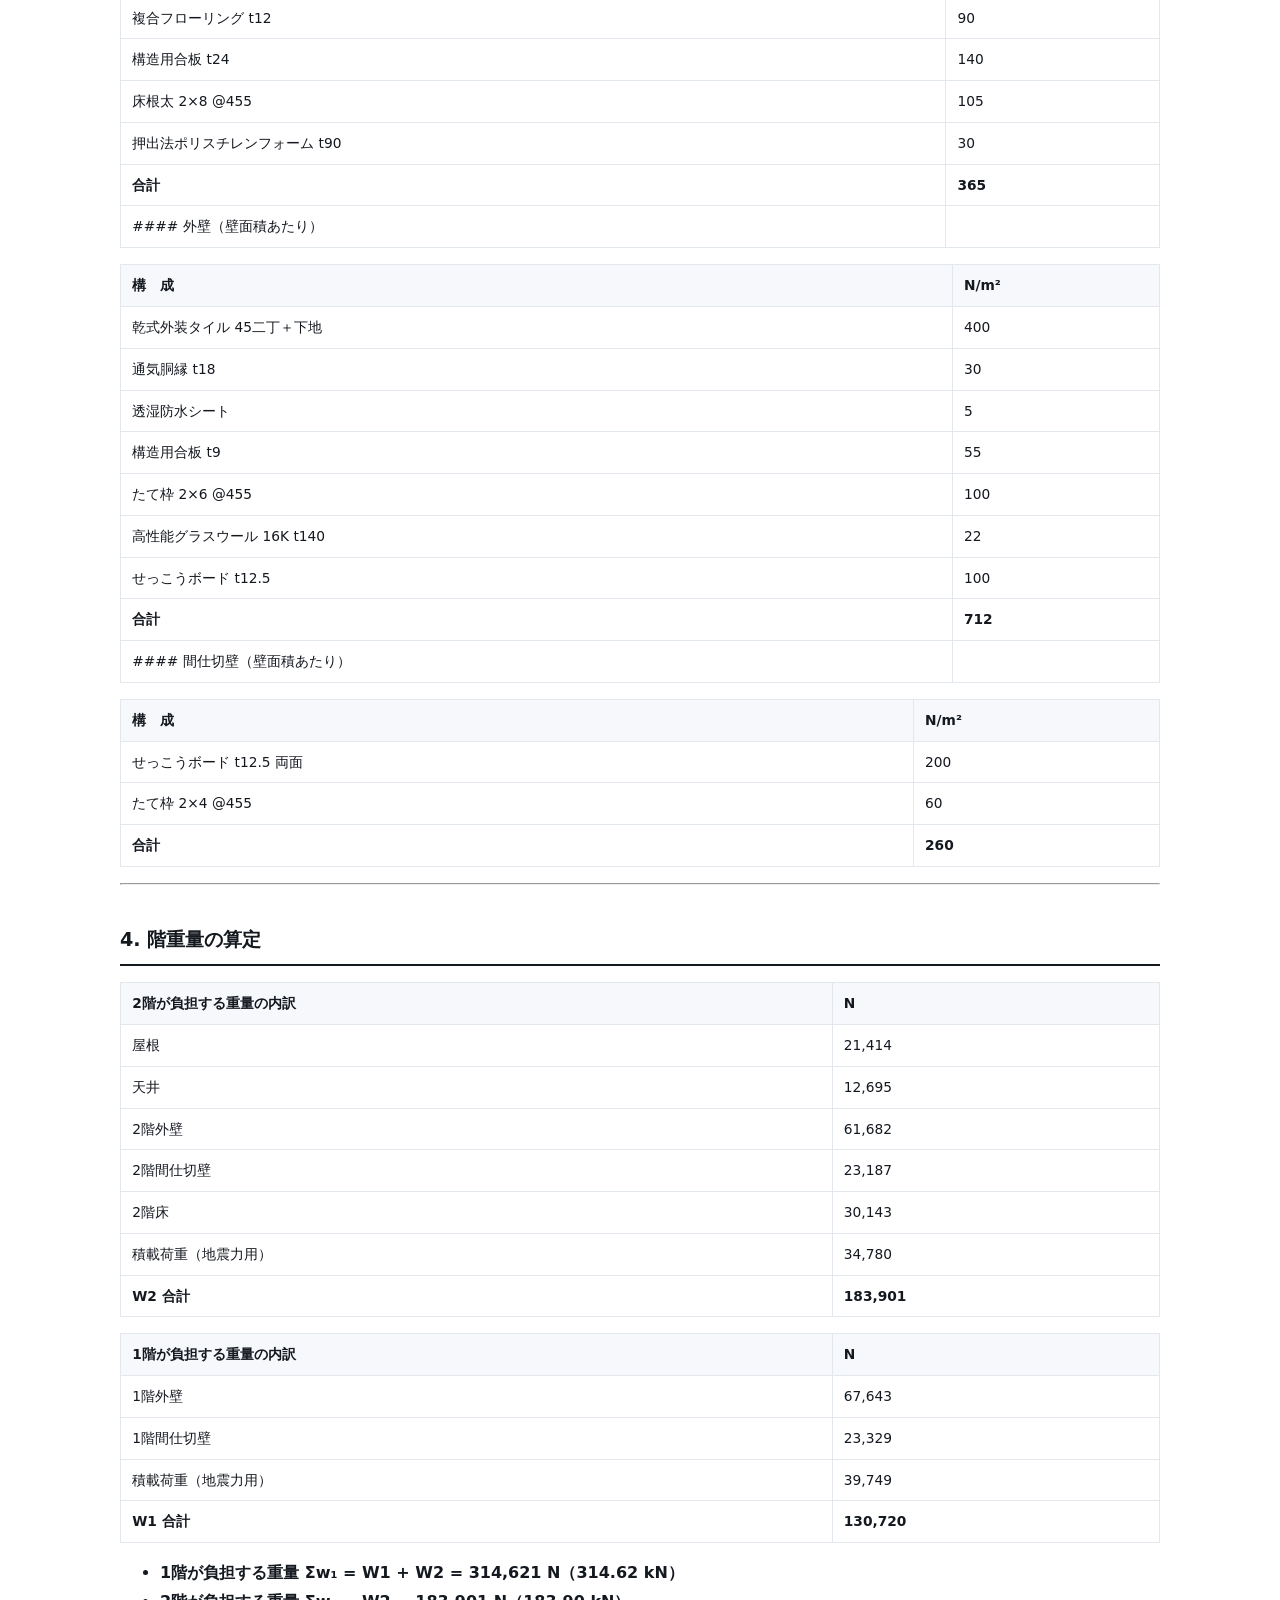
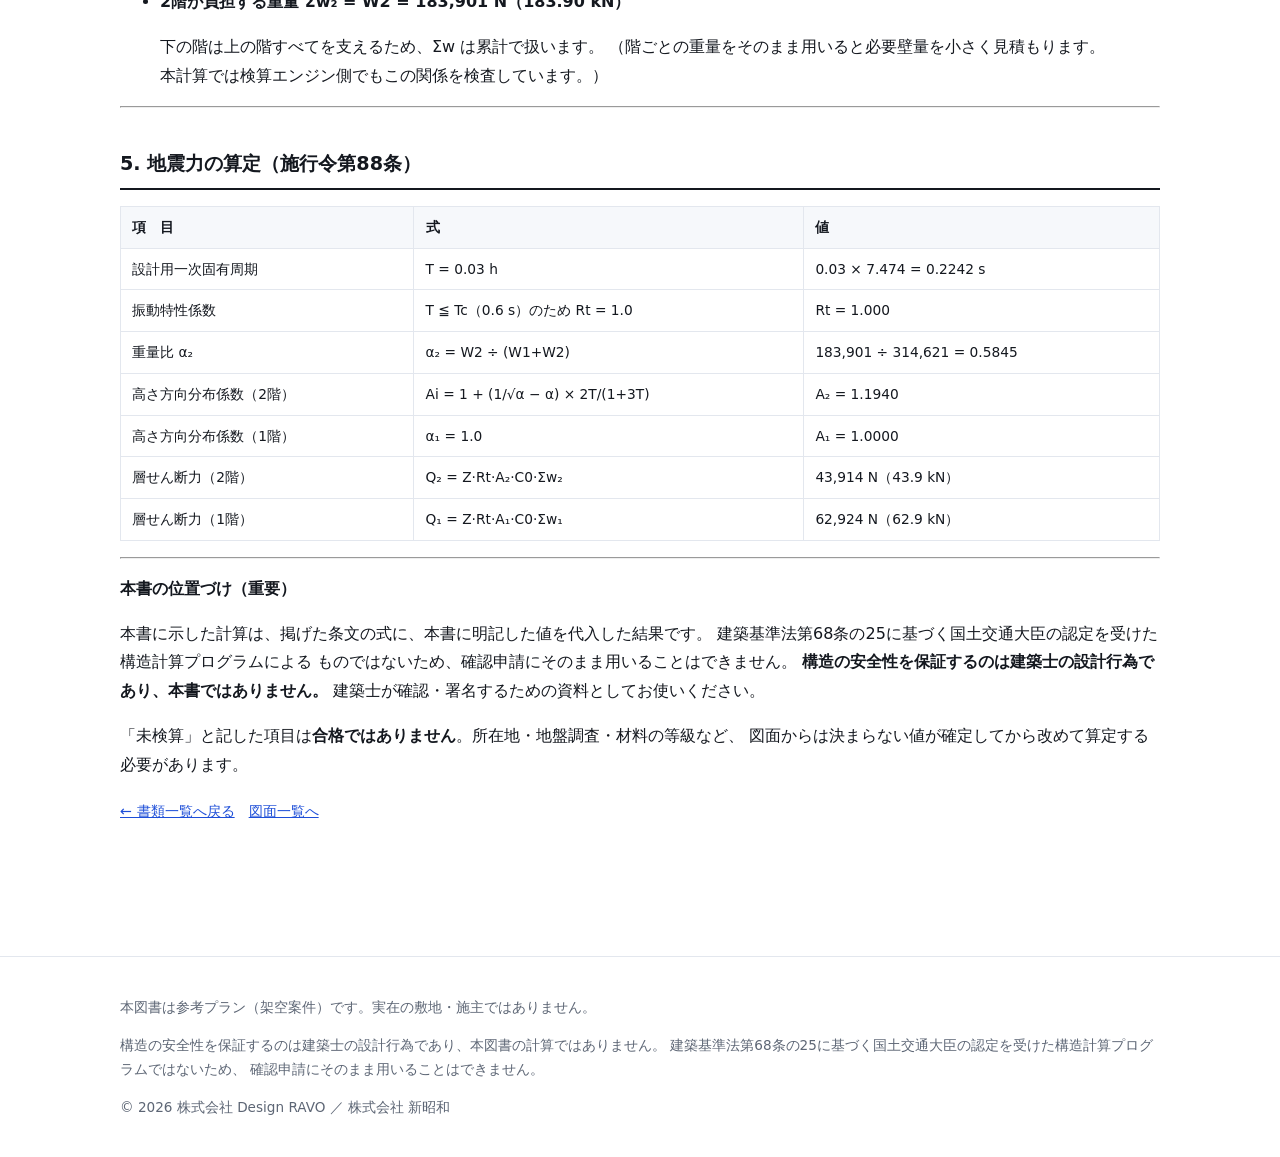
<file: docs/計-01_設計条件書.html>
<!doctype html>
<html lang="ja">
<head>
<meta charset="utf-8">
<meta name="viewport" content="width=device-width,initial-scale=1">
<meta name="robots" content="noindex,nofollow">
<title>計-01 設計条件書｜新昭和グループ 標準仕様 2×6 戸建住宅 参考設計図書</title>
<meta name="description" content="計-01 設計条件書">
<link rel="stylesheet" href="../assets/style.css">
</head>
<body>
<header class="site">
 <div class="wrap">
  <h1>新昭和グループ 標準仕様 2×6 戸建住宅 参考設計図書</h1>
  <p class="sub">WITH EARTH ／ ウィザースホーム仕様　木造2階建 新築工事</p>
  <div class="meta">
   <span>設計　株式会社 Design RAVO</span>
   <span>発注　株式会社 新昭和（親会社）</span>
   <span>作成　2026-09-16　第1版</span>
  </div>
 </div>
</header>
<main>
 <div class="wrap">
<nav class="crumb"><a href="../documents.html">← 書類一覧へ戻る</a></nav>
<article class="doc">
<!--
----------------------------------------------------------------
Generated by SoloptiLinkAI BOOST
(c) 2026 SoloptiLink Inc. - All rights reserved.
Redistribution / derivative-work / reverse-engineering prohibited
(著作権法 / 不正競争防止法 / 当社利用規約 第8条). Inquiries: nomura.y@soloptilink.com
----------------------------------------------------------------
-->
<h1 id="-01">計-01　設計条件書</h1>
<p><strong>工事名称</strong>　新昭和グループ 標準仕様 2×6 戸建住宅 参考設計図書
<strong>設計者</strong>　　株式会社 Design RAVO
<strong>発注者</strong>　　株式会社 新昭和（親会社）
<strong>作成日</strong>　　2026-09-16</p>
<blockquote>
<p>本図書は<strong>参考プラン（架空案件）</strong>です。実在の敷地・施主ではありません。
実案件では、本書の「設計条件として与えた値」をすべて実測値・確定値に
置き換えたうえで再計算してください。</p>
</blockquote>
<hr />
<h2 id="1">1. 建築概要</h2>
<table>
<thead>
<tr>
<th>項　目</th>
<th>内　容</th>
</tr>
</thead>
<tbody>
<tr>
<td>建物用途</td>
<td>一戸建ての住宅</td>
</tr>
<tr>
<td>構造・規模</td>
<td>木造2階建　枠組壁工法（2×6）モノコック構造</td>
</tr>
<tr>
<td>採用工法の根拠</td>
<td>親会社 株式会社新昭和「ウィザースホーム」の標準工法に合わせた</td>
</tr>
<tr>
<td>モジュール</td>
<td>910 mm（尺モジュール）</td>
</tr>
<tr>
<td>敷地面積</td>
<td>208.00 m²（13.0 m × 16.0 m）</td>
</tr>
<tr>
<td>建築面積</td>
<td>66.25 m²</td>
</tr>
<tr>
<td>延べ面積</td>
<td>124.22 m²（1階 66.25 ／ 2階 57.97）</td>
</tr>
<tr>
<td>建蔽率</td>
<td>31.85 %（限度 50 %）</td>
</tr>
<tr>
<td>容積率</td>
<td>59.72 %（限度 100 %）</td>
</tr>
<tr>
<td>最高の高さ</td>
<td>GL+7,474（7.474 m）</td>
</tr>
<tr>
<td>軒の高さ</td>
<td>GL+6,200（6.200 m）</td>
</tr>
<tr>
<td>階高</td>
<td>1階 2,900 ／ 2階 2,800</td>
</tr>
<tr>
<td>天井高</td>
<td>2,400（浴室 2,100）</td>
</tr>
<tr>
<td>外壁厚 / 間仕切壁厚</td>
<td>200 / 115</td>
</tr>
<tr>
<td>屋根</td>
<td>ガルバリウム鋼板 立平葺　主屋根 4寸勾配／下屋 2寸勾配</td>
</tr>
<tr>
<td>外壁</td>
<td>乾式外装タイル 45二丁（通気工法）</td>
</tr>
<tr>
<td>基礎</td>
<td>鉄筋コンクリート造 布基礎（立上り t150 × H450）</td>
</tr>
</tbody>
</table>
<hr />
<h2 id="2">2. 設計条件として与えた値（図面からは決まらないもの）</h2>
<p>これらは<strong>当方で数値を作っていません</strong>。設計条件として明示的に与えた値であり、
実案件では必ず出典で確認してください。</p>
<table>
<thead>
<tr>
<th>項　目</th>
<th>与えた値</th>
<th>本来の出典</th>
</tr>
</thead>
<tbody>
<tr>
<td>用途地域</td>
<td>第一種低層住居専用地域</td>
<td>都市計画情報</td>
</tr>
<tr>
<td>建蔽率の限度</td>
<td>50 %</td>
<td>都市計画情報</td>
</tr>
<tr>
<td>容積率の限度</td>
<td>100 %</td>
<td>都市計画情報</td>
</tr>
<tr>
<td>絶対高さの限度</td>
<td>10 m</td>
<td>都市計画情報</td>
</tr>
<tr>
<td>前面道路</td>
<td>北側 幅員 6.0 m</td>
<td>確定測量図・道路台帳</td>
</tr>
<tr>
<td>想定所在地</td>
<td>千葉県木更津市（想定）</td>
<td>—</td>
</tr>
<tr>
<td>地震地域係数 Z</td>
<td>1.0</td>
<td>昭和55年建設省告示第1793号</td>
</tr>
<tr>
<td>地盤種別</td>
<td>第2種地盤（想定／地盤調査による確定が必要）</td>
<td>地盤調査報告書（未取得）</td>
</tr>
<tr>
<td>標準せん断力係数 C0</td>
<td>0.2</td>
<td>施行令第88条（一次設計）</td>
</tr>
<tr>
<td>積載荷重（地震力用）</td>
<td>600 N/m²</td>
<td>施行令第85条 表（住宅の居室）</td>
</tr>
<tr>
<td>耐力壁の壁倍率（外壁）</td>
<td>3.0</td>
<td>平成13年国交省告示第1541号（設計者指定）</td>
</tr>
<tr>
<td>耐力壁の壁倍率（内壁）</td>
<td>2.5</td>
<td>同上（設計者指定）</td>
</tr>
<tr>
<td>耐力壁の最小長さ</td>
<td>900 mm</td>
<td>平成12年建設省告示第1540号</td>
</tr>
</tbody>
</table>
<hr />
<h2 id="3">3. 固定荷重の積算</h2>
<p>仕上表（A-09）の構成から積み上げた値です。</p>
<h4 id="1077">屋根（勾配割増 ×1.077 後）</h4>
<table>
<thead>
<tr>
<th>構　成</th>
<th>N/m²</th>
</tr>
</thead>
<tbody>
<tr>
<td>ガルバリウム鋼板 t0.35 立平葺</td>
<td>70</td>
</tr>
<tr>
<td>改質アスファルトルーフィング</td>
<td>20</td>
</tr>
<tr>
<td>構造用合板 t12（野地）</td>
<td>75</td>
</tr>
<tr>
<td>垂木 2×6 @455</td>
<td>90</td>
</tr>
<tr>
<td><strong>合計</strong></td>
<td><strong>275</strong></td>
</tr>
<tr>
<td>#### 天井</td>
<td></td>
</tr>
</tbody>
</table>
<table>
<thead>
<tr>
<th>構　成</th>
<th>N/m²</th>
</tr>
</thead>
<tbody>
<tr>
<td>吹込みグラスウール 18K t300</td>
<td>54</td>
</tr>
<tr>
<td>天井根太 2×6 @455</td>
<td>90</td>
</tr>
<tr>
<td>せっこうボード t9.5</td>
<td>75</td>
</tr>
<tr>
<td><strong>合計</strong></td>
<td><strong>219</strong></td>
</tr>
<tr>
<td>#### 2階床</td>
<td></td>
</tr>
</tbody>
</table>
<table>
<thead>
<tr>
<th>構　成</th>
<th>N/m²</th>
</tr>
</thead>
<tbody>
<tr>
<td>複合フローリング t12</td>
<td>90</td>
</tr>
<tr>
<td>構造用合板 t24</td>
<td>140</td>
</tr>
<tr>
<td>床根太 2×10 @455</td>
<td>130</td>
</tr>
<tr>
<td>下階天井（せっこうボード t12.5＋下地）</td>
<td>160</td>
</tr>
<tr>
<td><strong>合計</strong></td>
<td><strong>520</strong></td>
</tr>
<tr>
<td>#### 1階床</td>
<td></td>
</tr>
</tbody>
</table>
<table>
<thead>
<tr>
<th>構　成</th>
<th>N/m²</th>
</tr>
</thead>
<tbody>
<tr>
<td>複合フローリング t12</td>
<td>90</td>
</tr>
<tr>
<td>構造用合板 t24</td>
<td>140</td>
</tr>
<tr>
<td>床根太 2×8 @455</td>
<td>105</td>
</tr>
<tr>
<td>押出法ポリスチレンフォーム t90</td>
<td>30</td>
</tr>
<tr>
<td><strong>合計</strong></td>
<td><strong>365</strong></td>
</tr>
<tr>
<td>#### 外壁（壁面積あたり）</td>
<td></td>
</tr>
</tbody>
</table>
<table>
<thead>
<tr>
<th>構　成</th>
<th>N/m²</th>
</tr>
</thead>
<tbody>
<tr>
<td>乾式外装タイル 45二丁＋下地</td>
<td>400</td>
</tr>
<tr>
<td>通気胴縁 t18</td>
<td>30</td>
</tr>
<tr>
<td>透湿防水シート</td>
<td>5</td>
</tr>
<tr>
<td>構造用合板 t9</td>
<td>55</td>
</tr>
<tr>
<td>たて枠 2×6 @455</td>
<td>100</td>
</tr>
<tr>
<td>高性能グラスウール 16K t140</td>
<td>22</td>
</tr>
<tr>
<td>せっこうボード t12.5</td>
<td>100</td>
</tr>
<tr>
<td><strong>合計</strong></td>
<td><strong>712</strong></td>
</tr>
<tr>
<td>#### 間仕切壁（壁面積あたり）</td>
<td></td>
</tr>
</tbody>
</table>
<table>
<thead>
<tr>
<th>構　成</th>
<th>N/m²</th>
</tr>
</thead>
<tbody>
<tr>
<td>せっこうボード t12.5 両面</td>
<td>200</td>
</tr>
<tr>
<td>たて枠 2×4 @455</td>
<td>60</td>
</tr>
<tr>
<td><strong>合計</strong></td>
<td><strong>260</strong></td>
</tr>
</tbody>
</table>
<hr />
<h2 id="4">4. 階重量の算定</h2>
<table>
<thead>
<tr>
<th>2階が負担する重量の内訳</th>
<th>N</th>
</tr>
</thead>
<tbody>
<tr>
<td>屋根</td>
<td>21,414</td>
</tr>
<tr>
<td>天井</td>
<td>12,695</td>
</tr>
<tr>
<td>2階外壁</td>
<td>61,682</td>
</tr>
<tr>
<td>2階間仕切壁</td>
<td>23,187</td>
</tr>
<tr>
<td>2階床</td>
<td>30,143</td>
</tr>
<tr>
<td>積載荷重（地震力用）</td>
<td>34,780</td>
</tr>
<tr>
<td><strong>W2 合計</strong></td>
<td><strong>183,901</strong></td>
</tr>
</tbody>
</table>
<table>
<thead>
<tr>
<th>1階が負担する重量の内訳</th>
<th>N</th>
</tr>
</thead>
<tbody>
<tr>
<td>1階外壁</td>
<td>67,643</td>
</tr>
<tr>
<td>1階間仕切壁</td>
<td>23,329</td>
</tr>
<tr>
<td>積載荷重（地震力用）</td>
<td>39,749</td>
</tr>
<tr>
<td><strong>W1 合計</strong></td>
<td><strong>130,720</strong></td>
</tr>
</tbody>
</table>
<ul>
<li><strong>1階が負担する重量 Σw₁ = W1 + W2 = 314,621 N（314.62 kN）</strong></li>
<li><strong>2階が負担する重量 Σw₂ = W2 = 183,901 N（183.90 kN）</strong></li>
</ul>
<blockquote>
<p>下の階は上の階すべてを支えるため、Σw は累計で扱います。
（階ごとの重量をそのまま用いると必要壁量を小さく見積もります。
本計算では検算エンジン側でもこの関係を検査しています。）</p>
</blockquote>
<hr />
<h2 id="5-88">5. 地震力の算定（施行令第88条）</h2>
<table>
<thead>
<tr>
<th>項　目</th>
<th>式</th>
<th>値</th>
</tr>
</thead>
<tbody>
<tr>
<td>設計用一次固有周期</td>
<td>T = 0.03 h</td>
<td>0.03 × 7.474 = 0.2242 s</td>
</tr>
<tr>
<td>振動特性係数</td>
<td>T ≦ Tc（0.6 s）のため Rt = 1.0</td>
<td>Rt = 1.000</td>
</tr>
<tr>
<td>重量比 α₂</td>
<td>α₂ = W2 ÷ (W1+W2)</td>
<td>183,901 ÷ 314,621 = 0.5845</td>
</tr>
<tr>
<td>高さ方向分布係数（2階）</td>
<td>Ai = 1 + (1/√α − α) × 2T/(1+3T)</td>
<td>A₂ = 1.1940</td>
</tr>
<tr>
<td>高さ方向分布係数（1階）</td>
<td>α₁ = 1.0</td>
<td>A₁ = 1.0000</td>
</tr>
<tr>
<td>層せん断力（2階）</td>
<td>Q₂ = Z·Rt·A₂·C0·Σw₂</td>
<td>43,914 N（43.9 kN）</td>
</tr>
<tr>
<td>層せん断力（1階）</td>
<td>Q₁ = Z·Rt·A₁·C0·Σw₁</td>
<td>62,924 N（62.9 kN）</td>
</tr>
</tbody>
</table>
<hr />
<p><strong>本書の位置づけ（重要）</strong></p>
<p>本書に示した計算は、掲げた条文の式に、本書に明記した値を代入した結果です。
建築基準法第68条の25に基づく国土交通大臣の認定を受けた構造計算プログラムによる
ものではないため、確認申請にそのまま用いることはできません。
<strong>構造の安全性を保証するのは建築士の設計行為であり、本書ではありません。</strong>
建築士が確認・署名するための資料としてお使いください。</p>
<p>「未検算」と記した項目は<strong>合格ではありません</strong>。所在地・地盤調査・材料の等級など、
図面からは決まらない値が確定してから改めて算定する必要があります。</p>
</article>
<nav class="crumb"><a href="../documents.html">← 書類一覧へ戻る</a>　<a href="../index.html">図面一覧へ</a></nav>
 </div>
</main>
<footer>
 <div class="wrap">
  <p>本図書は参考プラン（架空案件）です。実在の敷地・施主ではありません。</p>
  <p>構造の安全性を保証するのは建築士の設計行為であり、本図書の計算ではありません。
  建築基準法第68条の25に基づく国土交通大臣の認定を受けた構造計算プログラムではないため、
  確認申請にそのまま用いることはできません。</p>
  <p>&copy; 2026 株式会社 Design RAVO ／ 株式会社 新昭和</p>
 </div>
</footer>
</body>
</html>
</file>
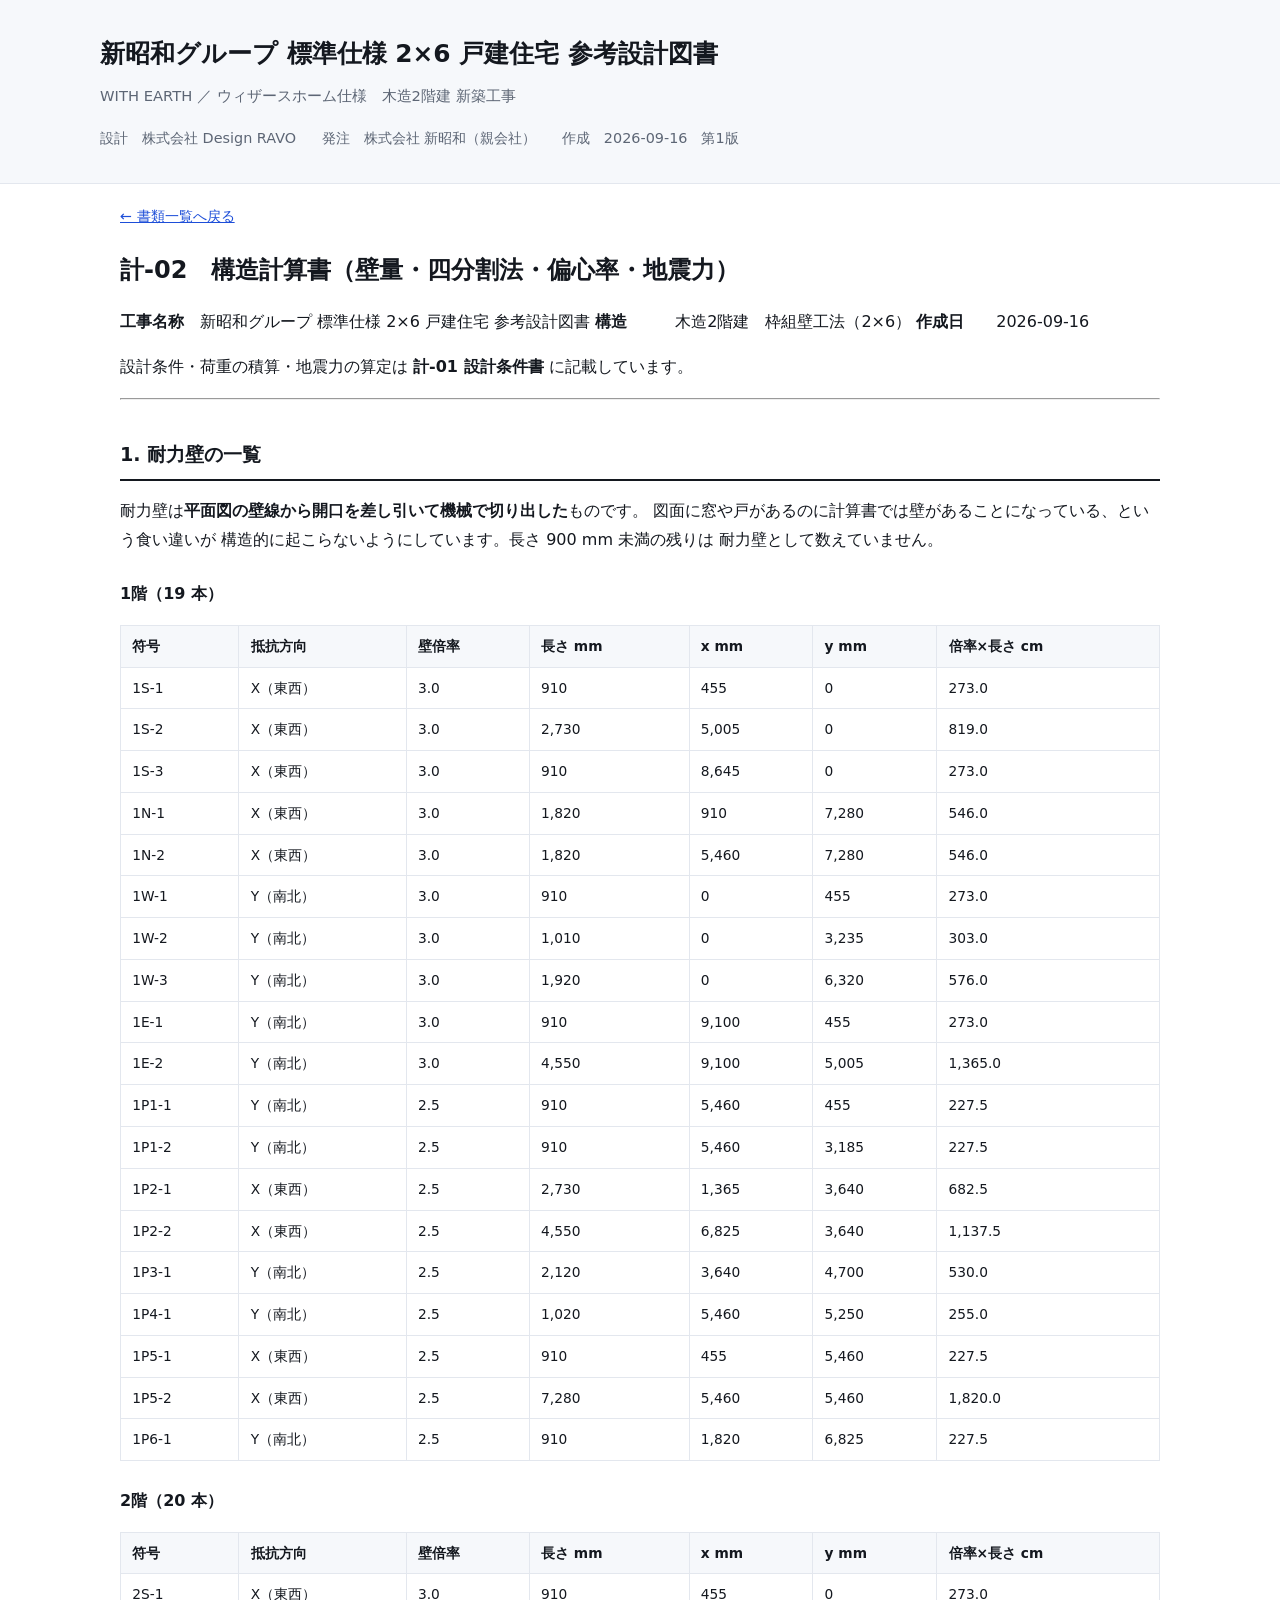
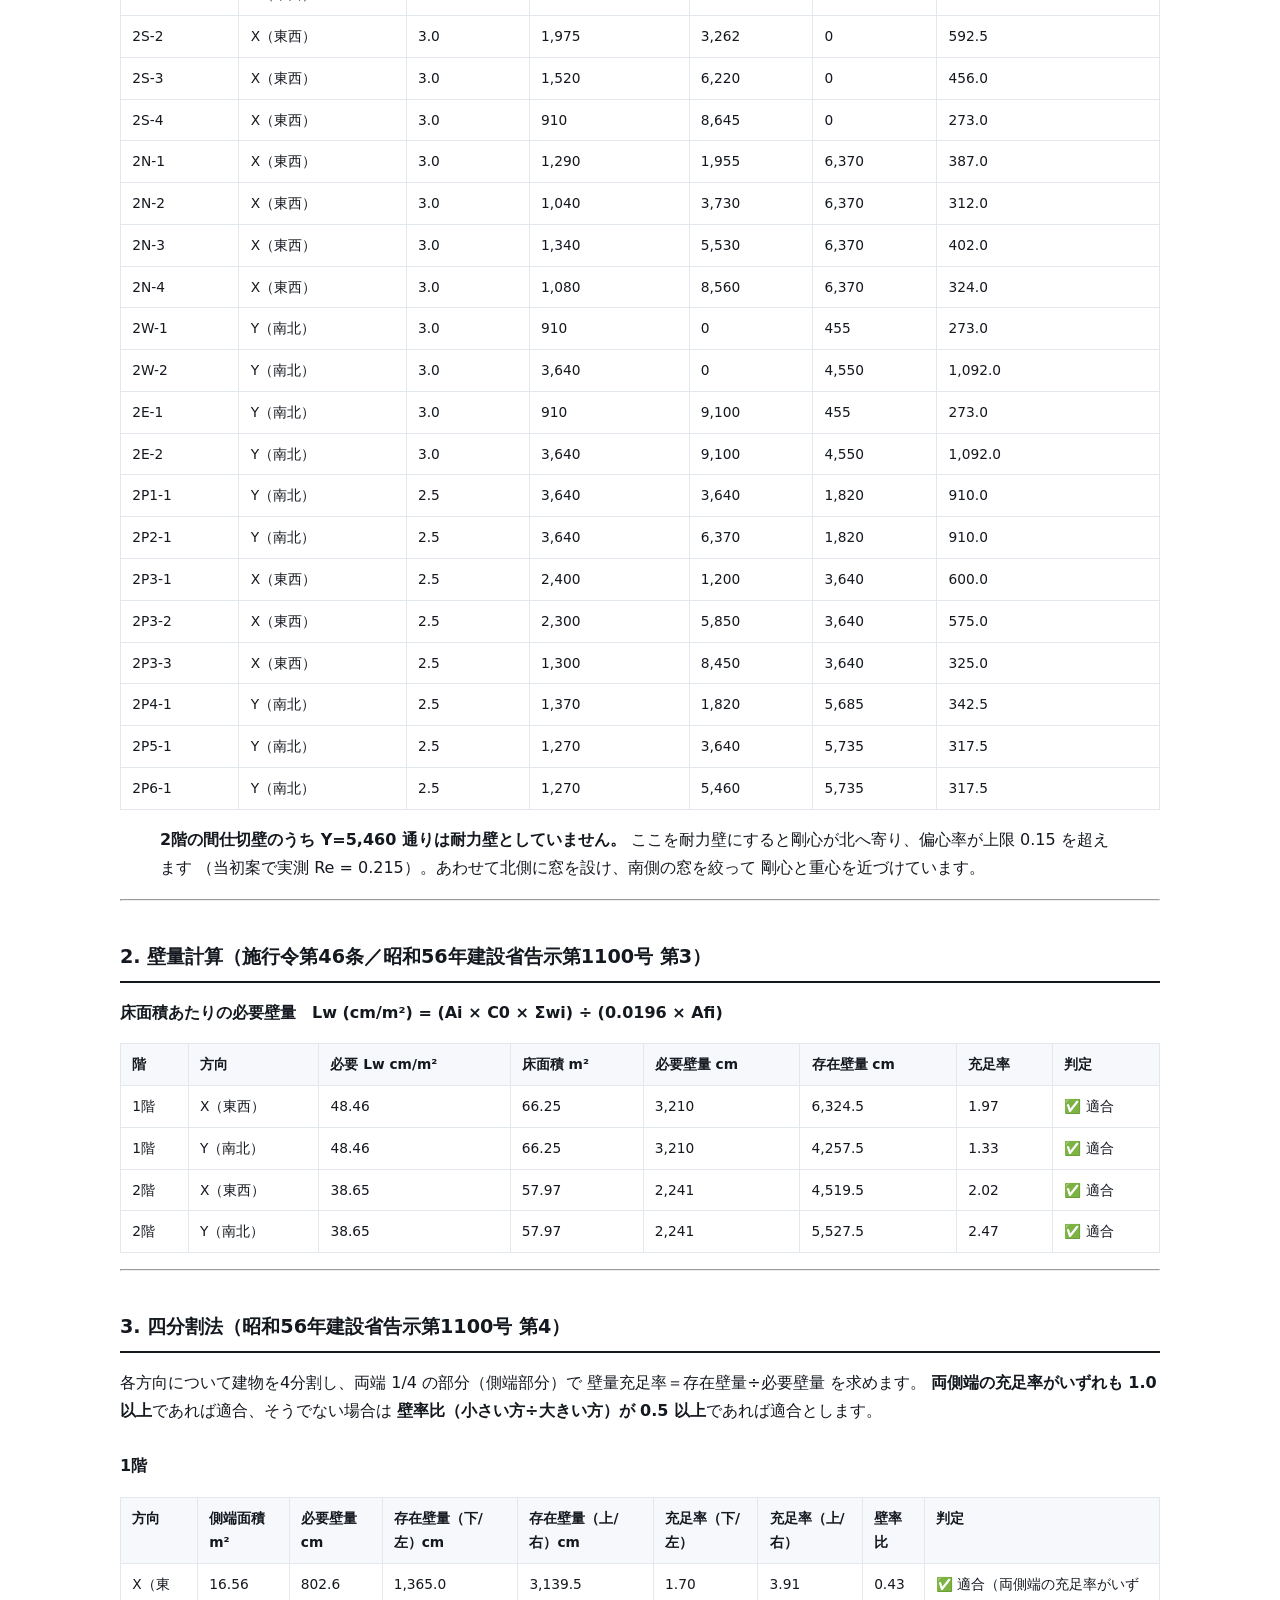
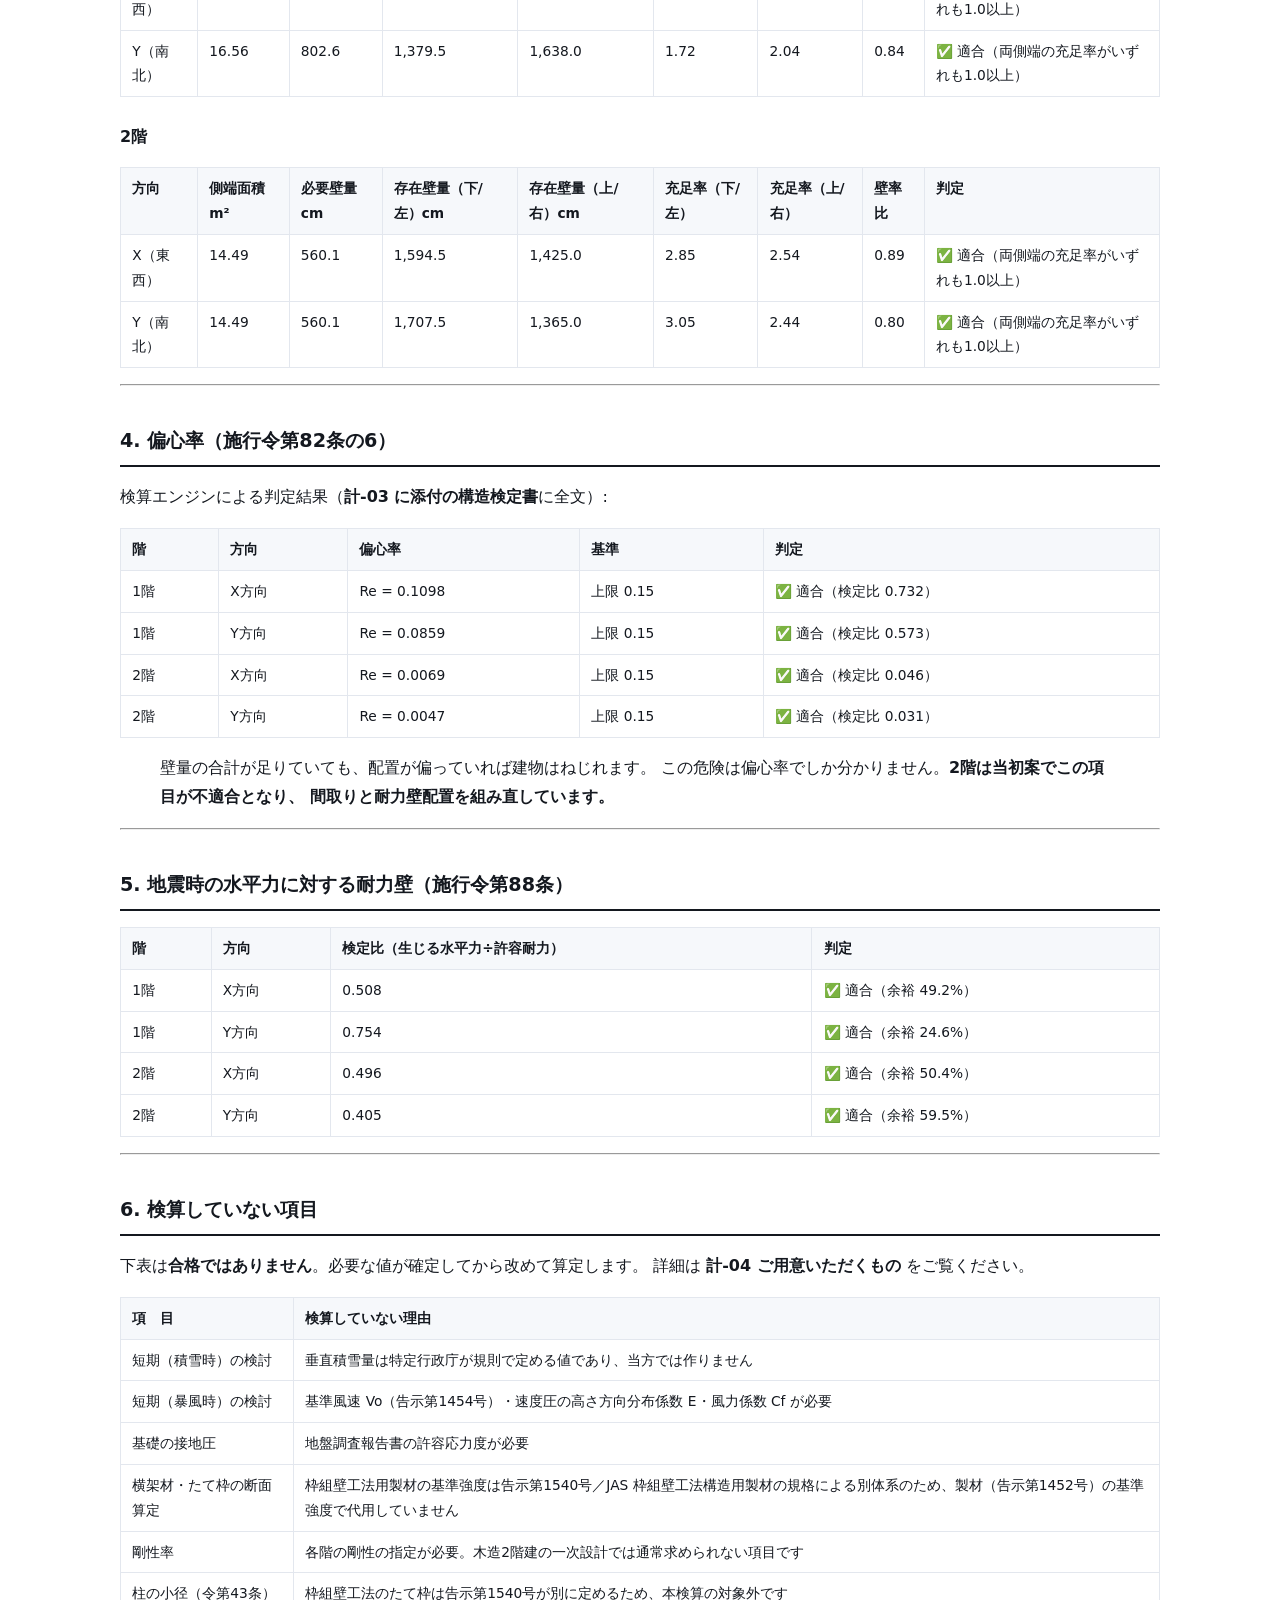
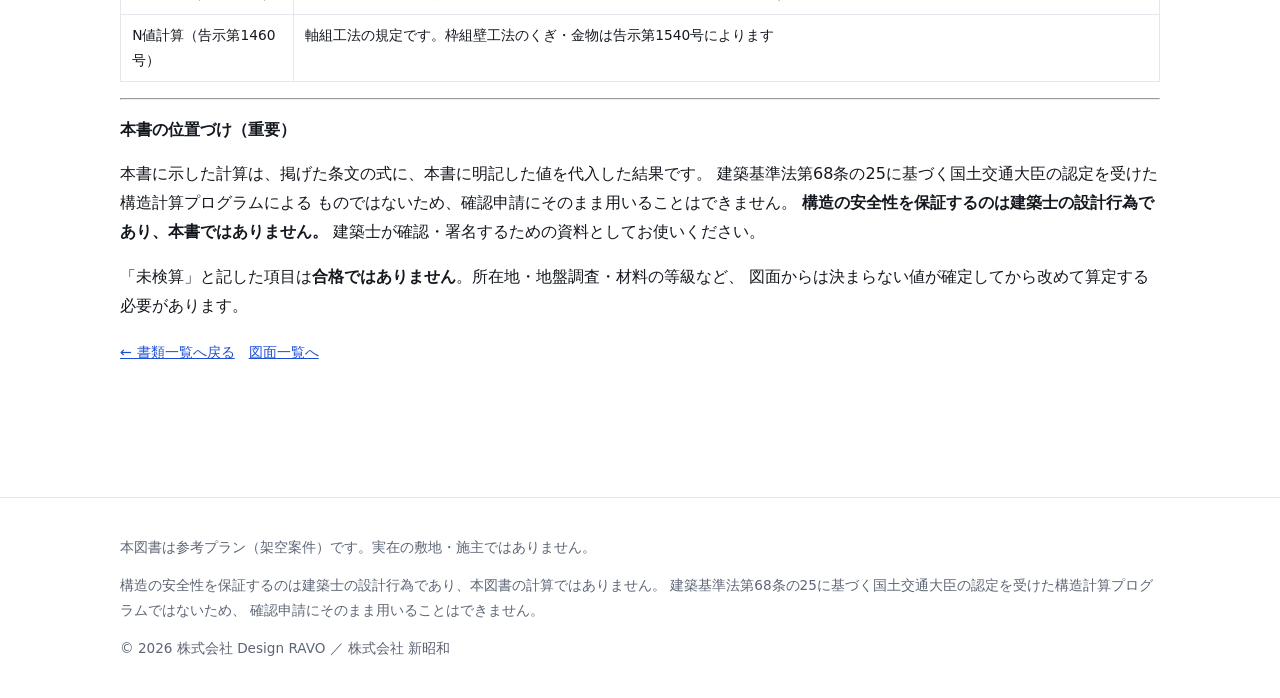
<file: docs/計-02_構造計算書.html>
<!doctype html>
<html lang="ja">
<head>
<meta charset="utf-8">
<meta name="viewport" content="width=device-width,initial-scale=1">
<meta name="robots" content="noindex,nofollow">
<title>計-02 構造計算書｜新昭和グループ 標準仕様 2×6 戸建住宅 参考設計図書</title>
<meta name="description" content="計-02 構造計算書">
<link rel="stylesheet" href="../assets/style.css">
</head>
<body>
<header class="site">
 <div class="wrap">
  <h1>新昭和グループ 標準仕様 2×6 戸建住宅 参考設計図書</h1>
  <p class="sub">WITH EARTH ／ ウィザースホーム仕様　木造2階建 新築工事</p>
  <div class="meta">
   <span>設計　株式会社 Design RAVO</span>
   <span>発注　株式会社 新昭和（親会社）</span>
   <span>作成　2026-09-16　第1版</span>
  </div>
 </div>
</header>
<main>
 <div class="wrap">
<nav class="crumb"><a href="../documents.html">← 書類一覧へ戻る</a></nav>
<article class="doc">
<!--
----------------------------------------------------------------
Generated by SoloptiLinkAI BOOST
(c) 2026 SoloptiLink Inc. - All rights reserved.
Redistribution / derivative-work / reverse-engineering prohibited
(著作権法 / 不正競争防止法 / 当社利用規約 第8条). Inquiries: nomura.y@soloptilink.com
----------------------------------------------------------------
-->
<h1 id="-02">計-02　構造計算書（壁量・四分割法・偏心率・地震力）</h1>
<p><strong>工事名称</strong>　新昭和グループ 標準仕様 2×6 戸建住宅 参考設計図書
<strong>構造</strong>　　　木造2階建　枠組壁工法（2×6）
<strong>作成日</strong>　　2026-09-16</p>
<p>設計条件・荷重の積算・地震力の算定は <strong>計-01 設計条件書</strong> に記載しています。</p>
<hr />
<h2 id="1">1. 耐力壁の一覧</h2>
<p>耐力壁は<strong>平面図の壁線から開口を差し引いて機械で切り出した</strong>ものです。
図面に窓や戸があるのに計算書では壁があることになっている、という食い違いが
構造的に起こらないようにしています。長さ 900 mm 未満の残りは
耐力壁として数えていません。</p>
<h3 id="119">1階（19 本）</h3>
<table>
<thead>
<tr>
<th>符号</th>
<th>抵抗方向</th>
<th>壁倍率</th>
<th>長さ mm</th>
<th>x mm</th>
<th>y mm</th>
<th>倍率×長さ cm</th>
</tr>
</thead>
<tbody>
<tr>
<td>1S-1</td>
<td>X（東西）</td>
<td>3.0</td>
<td>910</td>
<td>455</td>
<td>0</td>
<td>273.0</td>
</tr>
<tr>
<td>1S-2</td>
<td>X（東西）</td>
<td>3.0</td>
<td>2,730</td>
<td>5,005</td>
<td>0</td>
<td>819.0</td>
</tr>
<tr>
<td>1S-3</td>
<td>X（東西）</td>
<td>3.0</td>
<td>910</td>
<td>8,645</td>
<td>0</td>
<td>273.0</td>
</tr>
<tr>
<td>1N-1</td>
<td>X（東西）</td>
<td>3.0</td>
<td>1,820</td>
<td>910</td>
<td>7,280</td>
<td>546.0</td>
</tr>
<tr>
<td>1N-2</td>
<td>X（東西）</td>
<td>3.0</td>
<td>1,820</td>
<td>5,460</td>
<td>7,280</td>
<td>546.0</td>
</tr>
<tr>
<td>1W-1</td>
<td>Y（南北）</td>
<td>3.0</td>
<td>910</td>
<td>0</td>
<td>455</td>
<td>273.0</td>
</tr>
<tr>
<td>1W-2</td>
<td>Y（南北）</td>
<td>3.0</td>
<td>1,010</td>
<td>0</td>
<td>3,235</td>
<td>303.0</td>
</tr>
<tr>
<td>1W-3</td>
<td>Y（南北）</td>
<td>3.0</td>
<td>1,920</td>
<td>0</td>
<td>6,320</td>
<td>576.0</td>
</tr>
<tr>
<td>1E-1</td>
<td>Y（南北）</td>
<td>3.0</td>
<td>910</td>
<td>9,100</td>
<td>455</td>
<td>273.0</td>
</tr>
<tr>
<td>1E-2</td>
<td>Y（南北）</td>
<td>3.0</td>
<td>4,550</td>
<td>9,100</td>
<td>5,005</td>
<td>1,365.0</td>
</tr>
<tr>
<td>1P1-1</td>
<td>Y（南北）</td>
<td>2.5</td>
<td>910</td>
<td>5,460</td>
<td>455</td>
<td>227.5</td>
</tr>
<tr>
<td>1P1-2</td>
<td>Y（南北）</td>
<td>2.5</td>
<td>910</td>
<td>5,460</td>
<td>3,185</td>
<td>227.5</td>
</tr>
<tr>
<td>1P2-1</td>
<td>X（東西）</td>
<td>2.5</td>
<td>2,730</td>
<td>1,365</td>
<td>3,640</td>
<td>682.5</td>
</tr>
<tr>
<td>1P2-2</td>
<td>X（東西）</td>
<td>2.5</td>
<td>4,550</td>
<td>6,825</td>
<td>3,640</td>
<td>1,137.5</td>
</tr>
<tr>
<td>1P3-1</td>
<td>Y（南北）</td>
<td>2.5</td>
<td>2,120</td>
<td>3,640</td>
<td>4,700</td>
<td>530.0</td>
</tr>
<tr>
<td>1P4-1</td>
<td>Y（南北）</td>
<td>2.5</td>
<td>1,020</td>
<td>5,460</td>
<td>5,250</td>
<td>255.0</td>
</tr>
<tr>
<td>1P5-1</td>
<td>X（東西）</td>
<td>2.5</td>
<td>910</td>
<td>455</td>
<td>5,460</td>
<td>227.5</td>
</tr>
<tr>
<td>1P5-2</td>
<td>X（東西）</td>
<td>2.5</td>
<td>7,280</td>
<td>5,460</td>
<td>5,460</td>
<td>1,820.0</td>
</tr>
<tr>
<td>1P6-1</td>
<td>Y（南北）</td>
<td>2.5</td>
<td>910</td>
<td>1,820</td>
<td>6,825</td>
<td>227.5</td>
</tr>
</tbody>
</table>
<h3 id="220">2階（20 本）</h3>
<table>
<thead>
<tr>
<th>符号</th>
<th>抵抗方向</th>
<th>壁倍率</th>
<th>長さ mm</th>
<th>x mm</th>
<th>y mm</th>
<th>倍率×長さ cm</th>
</tr>
</thead>
<tbody>
<tr>
<td>2S-1</td>
<td>X（東西）</td>
<td>3.0</td>
<td>910</td>
<td>455</td>
<td>0</td>
<td>273.0</td>
</tr>
<tr>
<td>2S-2</td>
<td>X（東西）</td>
<td>3.0</td>
<td>1,975</td>
<td>3,262</td>
<td>0</td>
<td>592.5</td>
</tr>
<tr>
<td>2S-3</td>
<td>X（東西）</td>
<td>3.0</td>
<td>1,520</td>
<td>6,220</td>
<td>0</td>
<td>456.0</td>
</tr>
<tr>
<td>2S-4</td>
<td>X（東西）</td>
<td>3.0</td>
<td>910</td>
<td>8,645</td>
<td>0</td>
<td>273.0</td>
</tr>
<tr>
<td>2N-1</td>
<td>X（東西）</td>
<td>3.0</td>
<td>1,290</td>
<td>1,955</td>
<td>6,370</td>
<td>387.0</td>
</tr>
<tr>
<td>2N-2</td>
<td>X（東西）</td>
<td>3.0</td>
<td>1,040</td>
<td>3,730</td>
<td>6,370</td>
<td>312.0</td>
</tr>
<tr>
<td>2N-3</td>
<td>X（東西）</td>
<td>3.0</td>
<td>1,340</td>
<td>5,530</td>
<td>6,370</td>
<td>402.0</td>
</tr>
<tr>
<td>2N-4</td>
<td>X（東西）</td>
<td>3.0</td>
<td>1,080</td>
<td>8,560</td>
<td>6,370</td>
<td>324.0</td>
</tr>
<tr>
<td>2W-1</td>
<td>Y（南北）</td>
<td>3.0</td>
<td>910</td>
<td>0</td>
<td>455</td>
<td>273.0</td>
</tr>
<tr>
<td>2W-2</td>
<td>Y（南北）</td>
<td>3.0</td>
<td>3,640</td>
<td>0</td>
<td>4,550</td>
<td>1,092.0</td>
</tr>
<tr>
<td>2E-1</td>
<td>Y（南北）</td>
<td>3.0</td>
<td>910</td>
<td>9,100</td>
<td>455</td>
<td>273.0</td>
</tr>
<tr>
<td>2E-2</td>
<td>Y（南北）</td>
<td>3.0</td>
<td>3,640</td>
<td>9,100</td>
<td>4,550</td>
<td>1,092.0</td>
</tr>
<tr>
<td>2P1-1</td>
<td>Y（南北）</td>
<td>2.5</td>
<td>3,640</td>
<td>3,640</td>
<td>1,820</td>
<td>910.0</td>
</tr>
<tr>
<td>2P2-1</td>
<td>Y（南北）</td>
<td>2.5</td>
<td>3,640</td>
<td>6,370</td>
<td>1,820</td>
<td>910.0</td>
</tr>
<tr>
<td>2P3-1</td>
<td>X（東西）</td>
<td>2.5</td>
<td>2,400</td>
<td>1,200</td>
<td>3,640</td>
<td>600.0</td>
</tr>
<tr>
<td>2P3-2</td>
<td>X（東西）</td>
<td>2.5</td>
<td>2,300</td>
<td>5,850</td>
<td>3,640</td>
<td>575.0</td>
</tr>
<tr>
<td>2P3-3</td>
<td>X（東西）</td>
<td>2.5</td>
<td>1,300</td>
<td>8,450</td>
<td>3,640</td>
<td>325.0</td>
</tr>
<tr>
<td>2P4-1</td>
<td>Y（南北）</td>
<td>2.5</td>
<td>1,370</td>
<td>1,820</td>
<td>5,685</td>
<td>342.5</td>
</tr>
<tr>
<td>2P5-1</td>
<td>Y（南北）</td>
<td>2.5</td>
<td>1,270</td>
<td>3,640</td>
<td>5,735</td>
<td>317.5</td>
</tr>
<tr>
<td>2P6-1</td>
<td>Y（南北）</td>
<td>2.5</td>
<td>1,270</td>
<td>5,460</td>
<td>5,735</td>
<td>317.5</td>
</tr>
</tbody>
</table>
<blockquote>
<p><strong>2階の間仕切壁のうち Y=5,460 通りは耐力壁としていません。</strong>
ここを耐力壁にすると剛心が北へ寄り、偏心率が上限 0.15 を超えます
（当初案で実測 Re = 0.215）。あわせて北側に窓を設け、南側の窓を絞って
剛心と重心を近づけています。</p>
</blockquote>
<hr />
<h2 id="2-46561100-3">2. 壁量計算（施行令第46条／昭和56年建設省告示第1100号 第3）</h2>
<p><strong>床面積あたりの必要壁量　Lw (cm/m²) = (Ai × C0 × Σwi) ÷ (0.0196 × Afi)</strong></p>
<table>
<thead>
<tr>
<th>階</th>
<th>方向</th>
<th>必要 Lw cm/m²</th>
<th>床面積 m²</th>
<th>必要壁量 cm</th>
<th>存在壁量 cm</th>
<th>充足率</th>
<th>判定</th>
</tr>
</thead>
<tbody>
<tr>
<td>1階</td>
<td>X（東西）</td>
<td>48.46</td>
<td>66.25</td>
<td>3,210</td>
<td>6,324.5</td>
<td>1.97</td>
<td>✅ 適合</td>
</tr>
<tr>
<td>1階</td>
<td>Y（南北）</td>
<td>48.46</td>
<td>66.25</td>
<td>3,210</td>
<td>4,257.5</td>
<td>1.33</td>
<td>✅ 適合</td>
</tr>
<tr>
<td>2階</td>
<td>X（東西）</td>
<td>38.65</td>
<td>57.97</td>
<td>2,241</td>
<td>4,519.5</td>
<td>2.02</td>
<td>✅ 適合</td>
</tr>
<tr>
<td>2階</td>
<td>Y（南北）</td>
<td>38.65</td>
<td>57.97</td>
<td>2,241</td>
<td>5,527.5</td>
<td>2.47</td>
<td>✅ 適合</td>
</tr>
</tbody>
</table>
<hr />
<h2 id="3-561100-4">3. 四分割法（昭和56年建設省告示第1100号 第4）</h2>
<p>各方向について建物を4分割し、両端 1/4 の部分（側端部分）で
壁量充足率＝存在壁量÷必要壁量 を求めます。
<strong>両側端の充足率がいずれも 1.0 以上</strong>であれば適合、そうでない場合は
<strong>壁率比（小さい方÷大きい方）が 0.5 以上</strong>であれば適合とします。</p>
<h3 id="1_1">1階</h3>
<table>
<thead>
<tr>
<th>方向</th>
<th>側端面積 m²</th>
<th>必要壁量 cm</th>
<th>存在壁量（下/左）cm</th>
<th>存在壁量（上/右）cm</th>
<th>充足率（下/左）</th>
<th>充足率（上/右）</th>
<th>壁率比</th>
<th>判定</th>
</tr>
</thead>
<tbody>
<tr>
<td>X（東西）</td>
<td>16.56</td>
<td>802.6</td>
<td>1,365.0</td>
<td>3,139.5</td>
<td>1.70</td>
<td>3.91</td>
<td>0.43</td>
<td>✅ 適合（両側端の充足率がいずれも1.0以上）</td>
</tr>
<tr>
<td>Y（南北）</td>
<td>16.56</td>
<td>802.6</td>
<td>1,379.5</td>
<td>1,638.0</td>
<td>1.72</td>
<td>2.04</td>
<td>0.84</td>
<td>✅ 適合（両側端の充足率がいずれも1.0以上）</td>
</tr>
</tbody>
</table>
<h3 id="2">2階</h3>
<table>
<thead>
<tr>
<th>方向</th>
<th>側端面積 m²</th>
<th>必要壁量 cm</th>
<th>存在壁量（下/左）cm</th>
<th>存在壁量（上/右）cm</th>
<th>充足率（下/左）</th>
<th>充足率（上/右）</th>
<th>壁率比</th>
<th>判定</th>
</tr>
</thead>
<tbody>
<tr>
<td>X（東西）</td>
<td>14.49</td>
<td>560.1</td>
<td>1,594.5</td>
<td>1,425.0</td>
<td>2.85</td>
<td>2.54</td>
<td>0.89</td>
<td>✅ 適合（両側端の充足率がいずれも1.0以上）</td>
</tr>
<tr>
<td>Y（南北）</td>
<td>14.49</td>
<td>560.1</td>
<td>1,707.5</td>
<td>1,365.0</td>
<td>3.05</td>
<td>2.44</td>
<td>0.80</td>
<td>✅ 適合（両側端の充足率がいずれも1.0以上）</td>
</tr>
</tbody>
</table>
<hr />
<h2 id="4-826">4. 偏心率（施行令第82条の6）</h2>
<p>検算エンジンによる判定結果（<strong>計-03 に添付の構造検定書</strong>に全文）:</p>
<table>
<thead>
<tr>
<th>階</th>
<th>方向</th>
<th>偏心率</th>
<th>基準</th>
<th>判定</th>
</tr>
</thead>
<tbody>
<tr>
<td>1階</td>
<td>X方向</td>
<td>Re = 0.1098</td>
<td>上限 0.15</td>
<td>✅ 適合（検定比 0.732）</td>
</tr>
<tr>
<td>1階</td>
<td>Y方向</td>
<td>Re = 0.0859</td>
<td>上限 0.15</td>
<td>✅ 適合（検定比 0.573）</td>
</tr>
<tr>
<td>2階</td>
<td>X方向</td>
<td>Re = 0.0069</td>
<td>上限 0.15</td>
<td>✅ 適合（検定比 0.046）</td>
</tr>
<tr>
<td>2階</td>
<td>Y方向</td>
<td>Re = 0.0047</td>
<td>上限 0.15</td>
<td>✅ 適合（検定比 0.031）</td>
</tr>
</tbody>
</table>
<blockquote>
<p>壁量の合計が足りていても、配置が偏っていれば建物はねじれます。
この危険は偏心率でしか分かりません。<strong>2階は当初案でこの項目が不適合となり、
間取りと耐力壁配置を組み直しています。</strong></p>
</blockquote>
<hr />
<h2 id="5-88">5. 地震時の水平力に対する耐力壁（施行令第88条）</h2>
<table>
<thead>
<tr>
<th>階</th>
<th>方向</th>
<th>検定比（生じる水平力÷許容耐力）</th>
<th>判定</th>
</tr>
</thead>
<tbody>
<tr>
<td>1階</td>
<td>X方向</td>
<td>0.508</td>
<td>✅ 適合（余裕 49.2%）</td>
</tr>
<tr>
<td>1階</td>
<td>Y方向</td>
<td>0.754</td>
<td>✅ 適合（余裕 24.6%）</td>
</tr>
<tr>
<td>2階</td>
<td>X方向</td>
<td>0.496</td>
<td>✅ 適合（余裕 50.4%）</td>
</tr>
<tr>
<td>2階</td>
<td>Y方向</td>
<td>0.405</td>
<td>✅ 適合（余裕 59.5%）</td>
</tr>
</tbody>
</table>
<hr />
<h2 id="6">6. 検算していない項目</h2>
<p>下表は<strong>合格ではありません</strong>。必要な値が確定してから改めて算定します。
詳細は <strong>計-04 ご用意いただくもの</strong> をご覧ください。</p>
<table>
<thead>
<tr>
<th>項　目</th>
<th>検算していない理由</th>
</tr>
</thead>
<tbody>
<tr>
<td>短期（積雪時）の検討</td>
<td>垂直積雪量は特定行政庁が規則で定める値であり、当方では作りません</td>
</tr>
<tr>
<td>短期（暴風時）の検討</td>
<td>基準風速 Vo（告示第1454号）・速度圧の高さ方向分布係数 E・風力係数 Cf が必要</td>
</tr>
<tr>
<td>基礎の接地圧</td>
<td>地盤調査報告書の許容応力度が必要</td>
</tr>
<tr>
<td>横架材・たて枠の断面算定</td>
<td>枠組壁工法用製材の基準強度は告示第1540号／JAS 枠組壁工法構造用製材の規格による別体系のため、製材（告示第1452号）の基準強度で代用していません</td>
</tr>
<tr>
<td>剛性率</td>
<td>各階の剛性の指定が必要。木造2階建の一次設計では通常求められない項目です</td>
</tr>
<tr>
<td>柱の小径（令第43条）</td>
<td>枠組壁工法のたて枠は告示第1540号が別に定めるため、本検算の対象外です</td>
</tr>
<tr>
<td>N値計算（告示第1460号）</td>
<td>軸組工法の規定です。枠組壁工法のくぎ・金物は告示第1540号によります</td>
</tr>
</tbody>
</table>
<hr />
<p><strong>本書の位置づけ（重要）</strong></p>
<p>本書に示した計算は、掲げた条文の式に、本書に明記した値を代入した結果です。
建築基準法第68条の25に基づく国土交通大臣の認定を受けた構造計算プログラムによる
ものではないため、確認申請にそのまま用いることはできません。
<strong>構造の安全性を保証するのは建築士の設計行為であり、本書ではありません。</strong>
建築士が確認・署名するための資料としてお使いください。</p>
<p>「未検算」と記した項目は<strong>合格ではありません</strong>。所在地・地盤調査・材料の等級など、
図面からは決まらない値が確定してから改めて算定する必要があります。</p>
</article>
<nav class="crumb"><a href="../documents.html">← 書類一覧へ戻る</a>　<a href="../index.html">図面一覧へ</a></nav>
 </div>
</main>
<footer>
 <div class="wrap">
  <p>本図書は参考プラン（架空案件）です。実在の敷地・施主ではありません。</p>
  <p>構造の安全性を保証するのは建築士の設計行為であり、本図書の計算ではありません。
  建築基準法第68条の25に基づく国土交通大臣の認定を受けた構造計算プログラムではないため、
  確認申請にそのまま用いることはできません。</p>
  <p>&copy; 2026 株式会社 Design RAVO ／ 株式会社 新昭和</p>
 </div>
</footer>
</body>
</html>
</file>
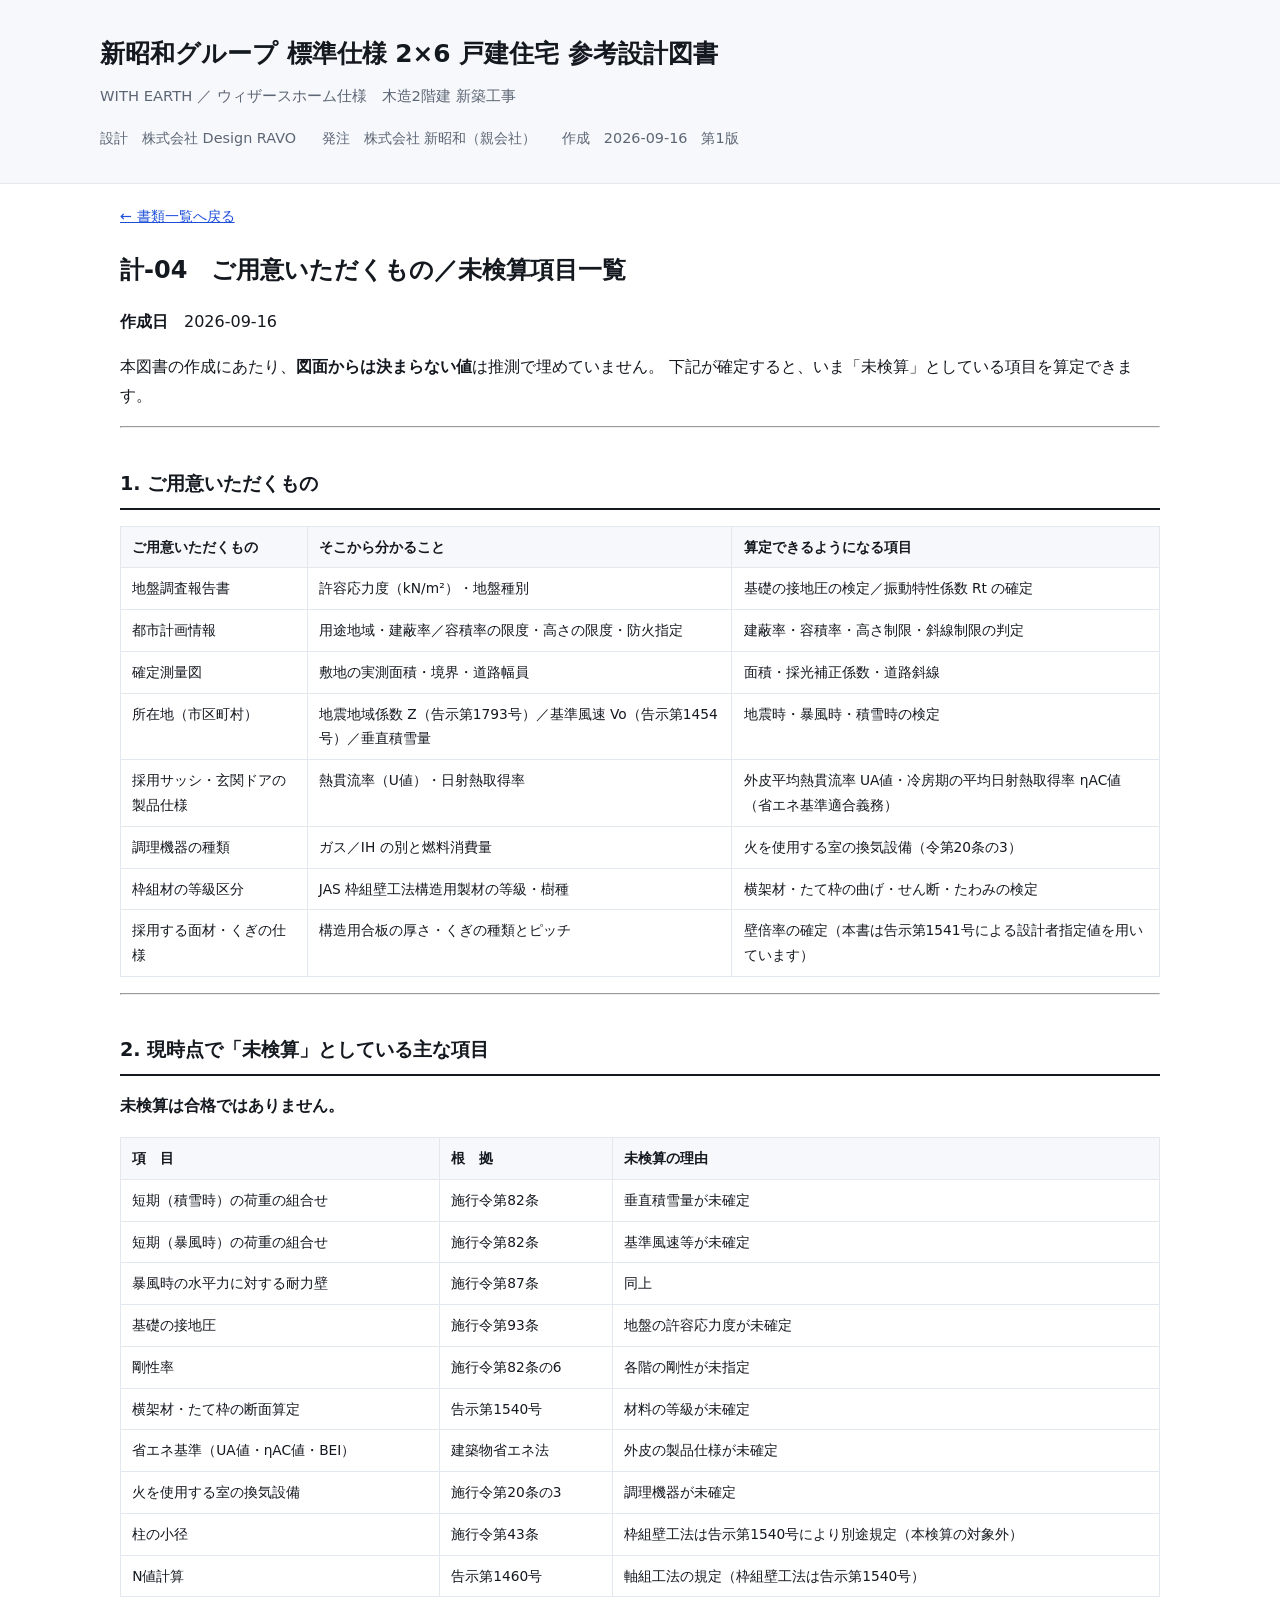
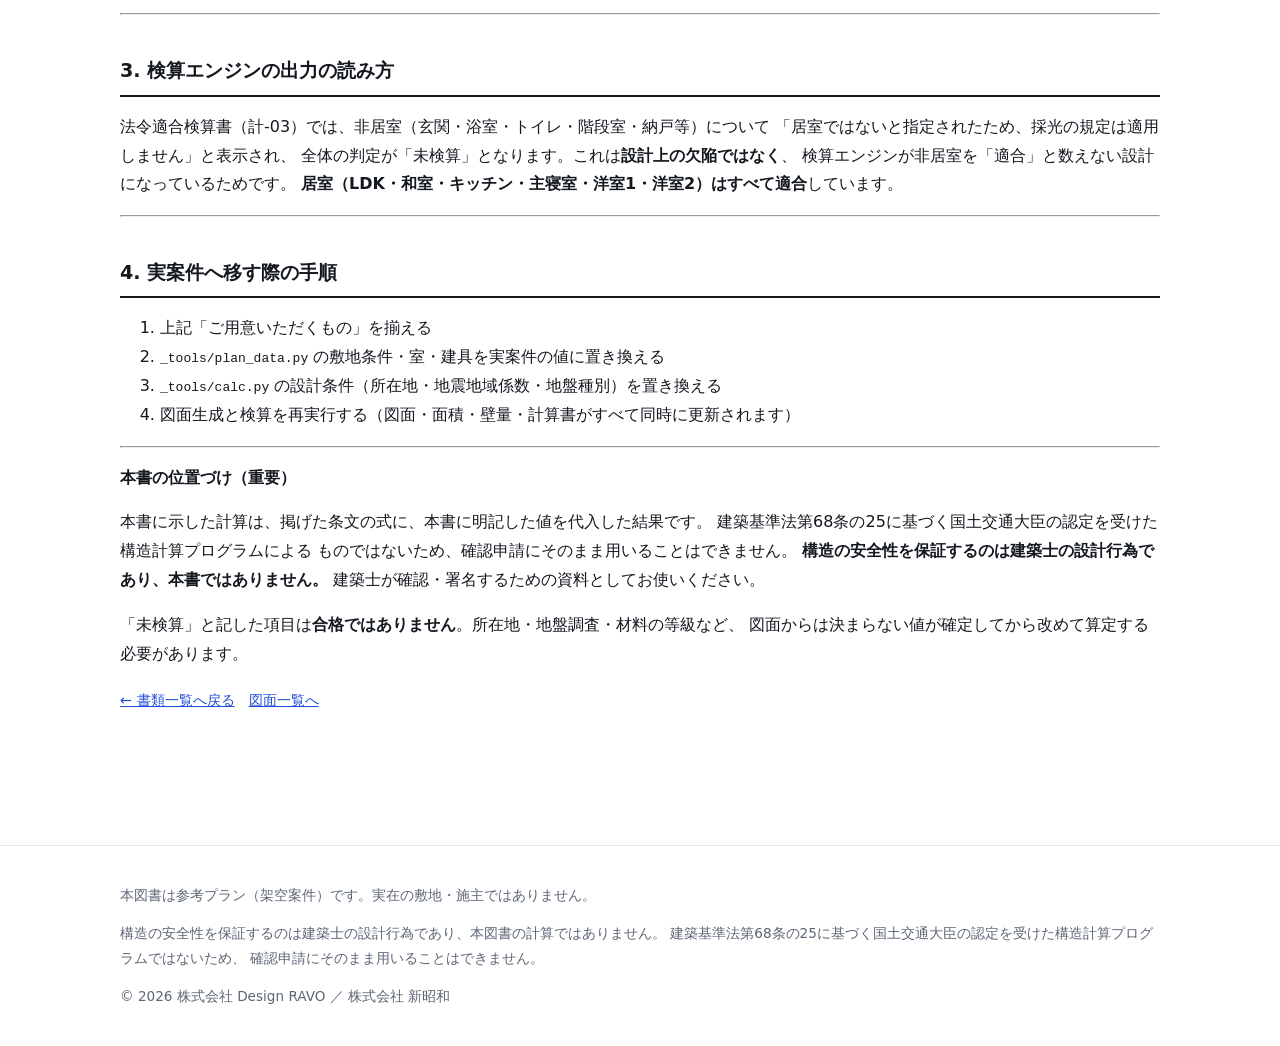
<file: docs/計-04_ご用意いただくもの.html>
<!doctype html>
<html lang="ja">
<head>
<meta charset="utf-8">
<meta name="viewport" content="width=device-width,initial-scale=1">
<meta name="robots" content="noindex,nofollow">
<title>計-04 ご用意いただくもの／未検算項目一覧｜新昭和グループ 標準仕様 2×6 戸建住宅 参考設計図書</title>
<meta name="description" content="計-04 ご用意いただくもの／未検算項目一覧">
<link rel="stylesheet" href="../assets/style.css">
</head>
<body>
<header class="site">
 <div class="wrap">
  <h1>新昭和グループ 標準仕様 2×6 戸建住宅 参考設計図書</h1>
  <p class="sub">WITH EARTH ／ ウィザースホーム仕様　木造2階建 新築工事</p>
  <div class="meta">
   <span>設計　株式会社 Design RAVO</span>
   <span>発注　株式会社 新昭和（親会社）</span>
   <span>作成　2026-09-16　第1版</span>
  </div>
 </div>
</header>
<main>
 <div class="wrap">
<nav class="crumb"><a href="../documents.html">← 書類一覧へ戻る</a></nav>
<article class="doc">
<!--
----------------------------------------------------------------
Generated by SoloptiLinkAI BOOST
(c) 2026 SoloptiLink Inc. - All rights reserved.
Redistribution / derivative-work / reverse-engineering prohibited
(著作権法 / 不正競争防止法 / 当社利用規約 第8条). Inquiries: nomura.y@soloptilink.com
----------------------------------------------------------------
-->
<h1 id="-04">計-04　ご用意いただくもの／未検算項目一覧</h1>
<p><strong>作成日</strong>　2026-09-16</p>
<p>本図書の作成にあたり、<strong>図面からは決まらない値</strong>は推測で埋めていません。
下記が確定すると、いま「未検算」としている項目を算定できます。</p>
<hr />
<h2 id="1">1. ご用意いただくもの</h2>
<table>
<thead>
<tr>
<th>ご用意いただくもの</th>
<th>そこから分かること</th>
<th>算定できるようになる項目</th>
</tr>
</thead>
<tbody>
<tr>
<td>地盤調査報告書</td>
<td>許容応力度（kN/m²）・地盤種別</td>
<td>基礎の接地圧の検定／振動特性係数 Rt の確定</td>
</tr>
<tr>
<td>都市計画情報</td>
<td>用途地域・建蔽率／容積率の限度・高さの限度・防火指定</td>
<td>建蔽率・容積率・高さ制限・斜線制限の判定</td>
</tr>
<tr>
<td>確定測量図</td>
<td>敷地の実測面積・境界・道路幅員</td>
<td>面積・採光補正係数・道路斜線</td>
</tr>
<tr>
<td>所在地（市区町村）</td>
<td>地震地域係数 Z（告示第1793号）／基準風速 Vo（告示第1454号）／垂直積雪量</td>
<td>地震時・暴風時・積雪時の検定</td>
</tr>
<tr>
<td>採用サッシ・玄関ドアの製品仕様</td>
<td>熱貫流率（U値）・日射熱取得率</td>
<td>外皮平均熱貫流率 UA値・冷房期の平均日射熱取得率 ηAC値（省エネ基準適合義務）</td>
</tr>
<tr>
<td>調理機器の種類</td>
<td>ガス／IH の別と燃料消費量</td>
<td>火を使用する室の換気設備（令第20条の3）</td>
</tr>
<tr>
<td>枠組材の等級区分</td>
<td>JAS 枠組壁工法構造用製材の等級・樹種</td>
<td>横架材・たて枠の曲げ・せん断・たわみの検定</td>
</tr>
<tr>
<td>採用する面材・くぎの仕様</td>
<td>構造用合板の厚さ・くぎの種類とピッチ</td>
<td>壁倍率の確定（本書は告示第1541号による設計者指定値を用いています）</td>
</tr>
</tbody>
</table>
<hr />
<h2 id="2">2. 現時点で「未検算」としている主な項目</h2>
<p><strong>未検算は合格ではありません。</strong></p>
<table>
<thead>
<tr>
<th>項　目</th>
<th>根　拠</th>
<th>未検算の理由</th>
</tr>
</thead>
<tbody>
<tr>
<td>短期（積雪時）の荷重の組合せ</td>
<td>施行令第82条</td>
<td>垂直積雪量が未確定</td>
</tr>
<tr>
<td>短期（暴風時）の荷重の組合せ</td>
<td>施行令第82条</td>
<td>基準風速等が未確定</td>
</tr>
<tr>
<td>暴風時の水平力に対する耐力壁</td>
<td>施行令第87条</td>
<td>同上</td>
</tr>
<tr>
<td>基礎の接地圧</td>
<td>施行令第93条</td>
<td>地盤の許容応力度が未確定</td>
</tr>
<tr>
<td>剛性率</td>
<td>施行令第82条の6</td>
<td>各階の剛性が未指定</td>
</tr>
<tr>
<td>横架材・たて枠の断面算定</td>
<td>告示第1540号</td>
<td>材料の等級が未確定</td>
</tr>
<tr>
<td>省エネ基準（UA値・ηAC値・BEI）</td>
<td>建築物省エネ法</td>
<td>外皮の製品仕様が未確定</td>
</tr>
<tr>
<td>火を使用する室の換気設備</td>
<td>施行令第20条の3</td>
<td>調理機器が未確定</td>
</tr>
<tr>
<td>柱の小径</td>
<td>施行令第43条</td>
<td>枠組壁工法は告示第1540号により別途規定（本検算の対象外）</td>
</tr>
<tr>
<td>N値計算</td>
<td>告示第1460号</td>
<td>軸組工法の規定（枠組壁工法は告示第1540号）</td>
</tr>
</tbody>
</table>
<hr />
<h2 id="3">3. 検算エンジンの出力の読み方</h2>
<p>法令適合検算書（計-03）では、非居室（玄関・浴室・トイレ・階段室・納戸等）について
「居室ではないと指定されたため、採光の規定は適用しません」と表示され、
全体の判定が「未検算」となります。これは<strong>設計上の欠陥ではなく</strong>、
検算エンジンが非居室を「適合」と数えない設計になっているためです。
<strong>居室（LDK・和室・キッチン・主寝室・洋室1・洋室2）はすべて適合</strong>しています。</p>
<hr />
<h2 id="4">4. 実案件へ移す際の手順</h2>
<ol>
<li>上記「ご用意いただくもの」を揃える</li>
<li><code>_tools/plan_data.py</code> の敷地条件・室・建具を実案件の値に置き換える</li>
<li><code>_tools/calc.py</code> の設計条件（所在地・地震地域係数・地盤種別）を置き換える</li>
<li>図面生成と検算を再実行する（図面・面積・壁量・計算書がすべて同時に更新されます）</li>
</ol>
<hr />
<p><strong>本書の位置づけ（重要）</strong></p>
<p>本書に示した計算は、掲げた条文の式に、本書に明記した値を代入した結果です。
建築基準法第68条の25に基づく国土交通大臣の認定を受けた構造計算プログラムによる
ものではないため、確認申請にそのまま用いることはできません。
<strong>構造の安全性を保証するのは建築士の設計行為であり、本書ではありません。</strong>
建築士が確認・署名するための資料としてお使いください。</p>
<p>「未検算」と記した項目は<strong>合格ではありません</strong>。所在地・地盤調査・材料の等級など、
図面からは決まらない値が確定してから改めて算定する必要があります。</p>
</article>
<nav class="crumb"><a href="../documents.html">← 書類一覧へ戻る</a>　<a href="../index.html">図面一覧へ</a></nav>
 </div>
</main>
<footer>
 <div class="wrap">
  <p>本図書は参考プラン（架空案件）です。実在の敷地・施主ではありません。</p>
  <p>構造の安全性を保証するのは建築士の設計行為であり、本図書の計算ではありません。
  建築基準法第68条の25に基づく国土交通大臣の認定を受けた構造計算プログラムではないため、
  確認申請にそのまま用いることはできません。</p>
  <p>&copy; 2026 株式会社 Design RAVO ／ 株式会社 新昭和</p>
 </div>
</footer>
</body>
</html>
</file>
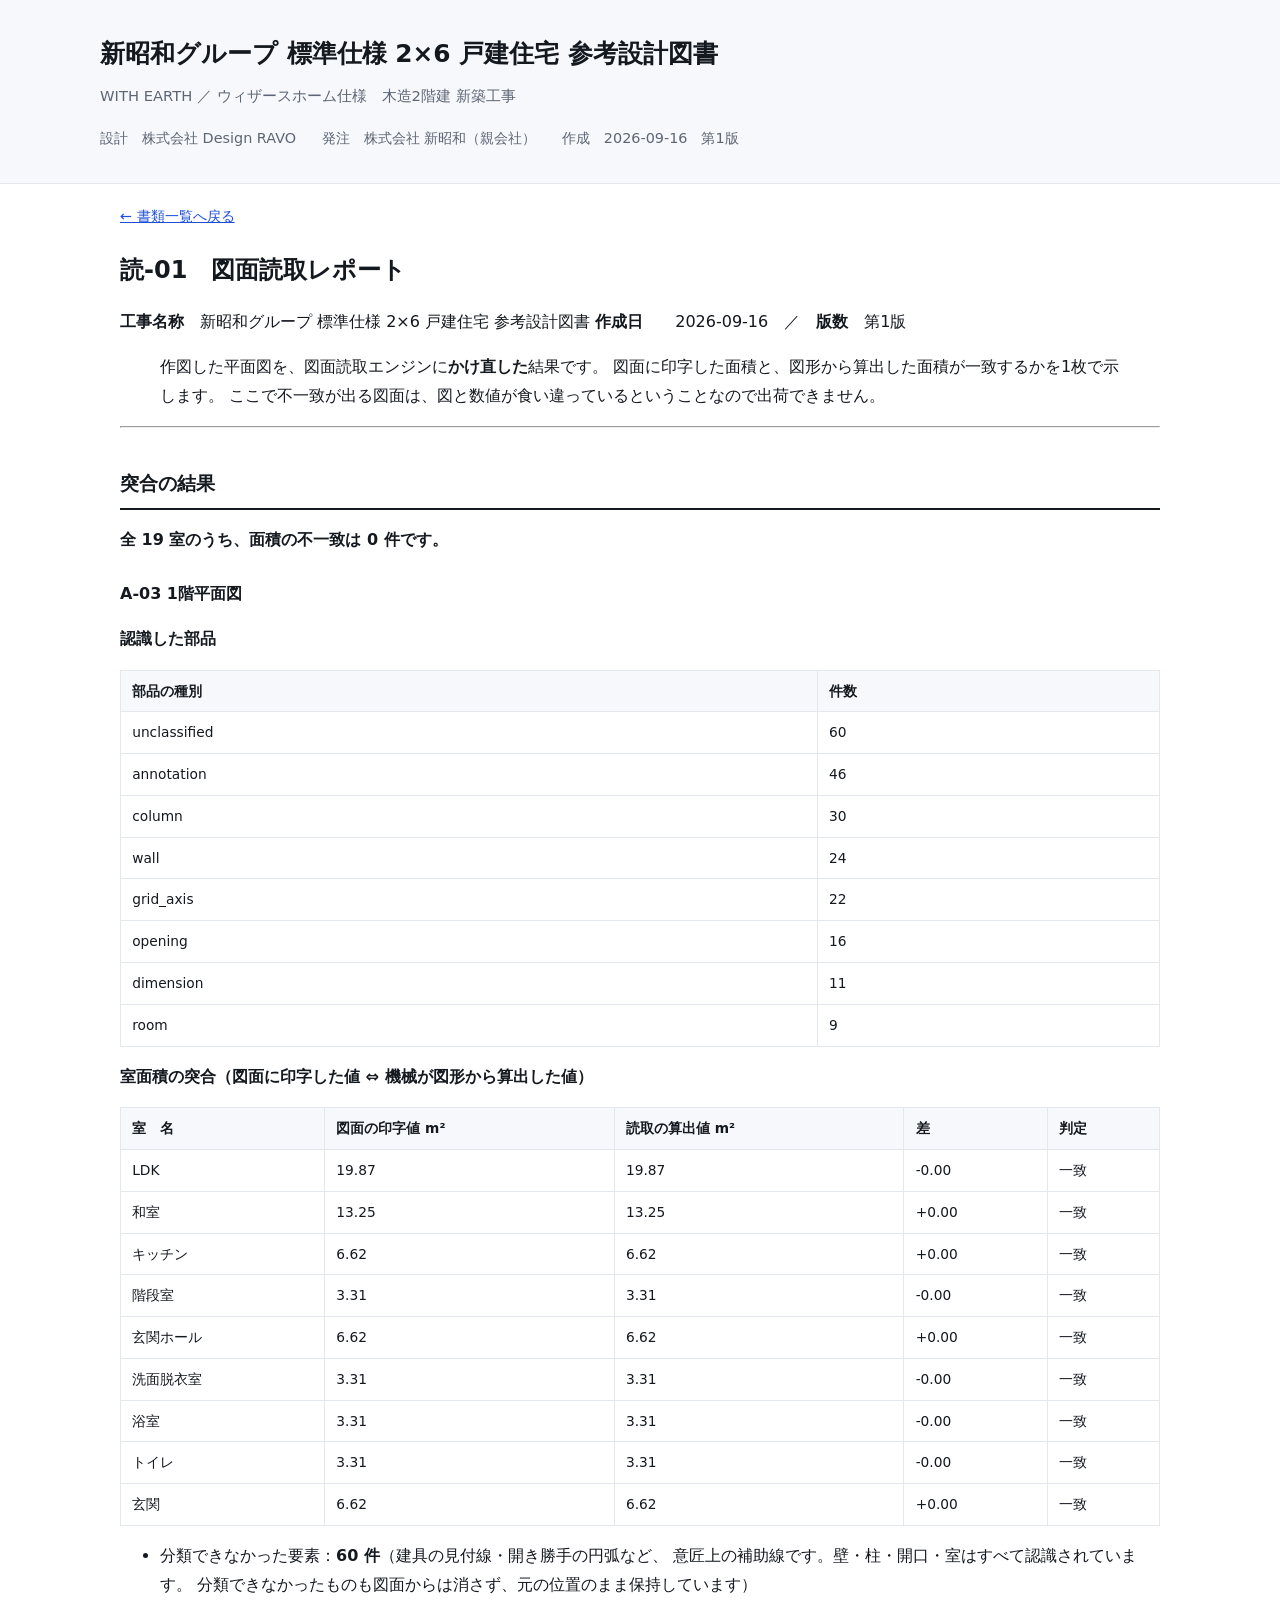
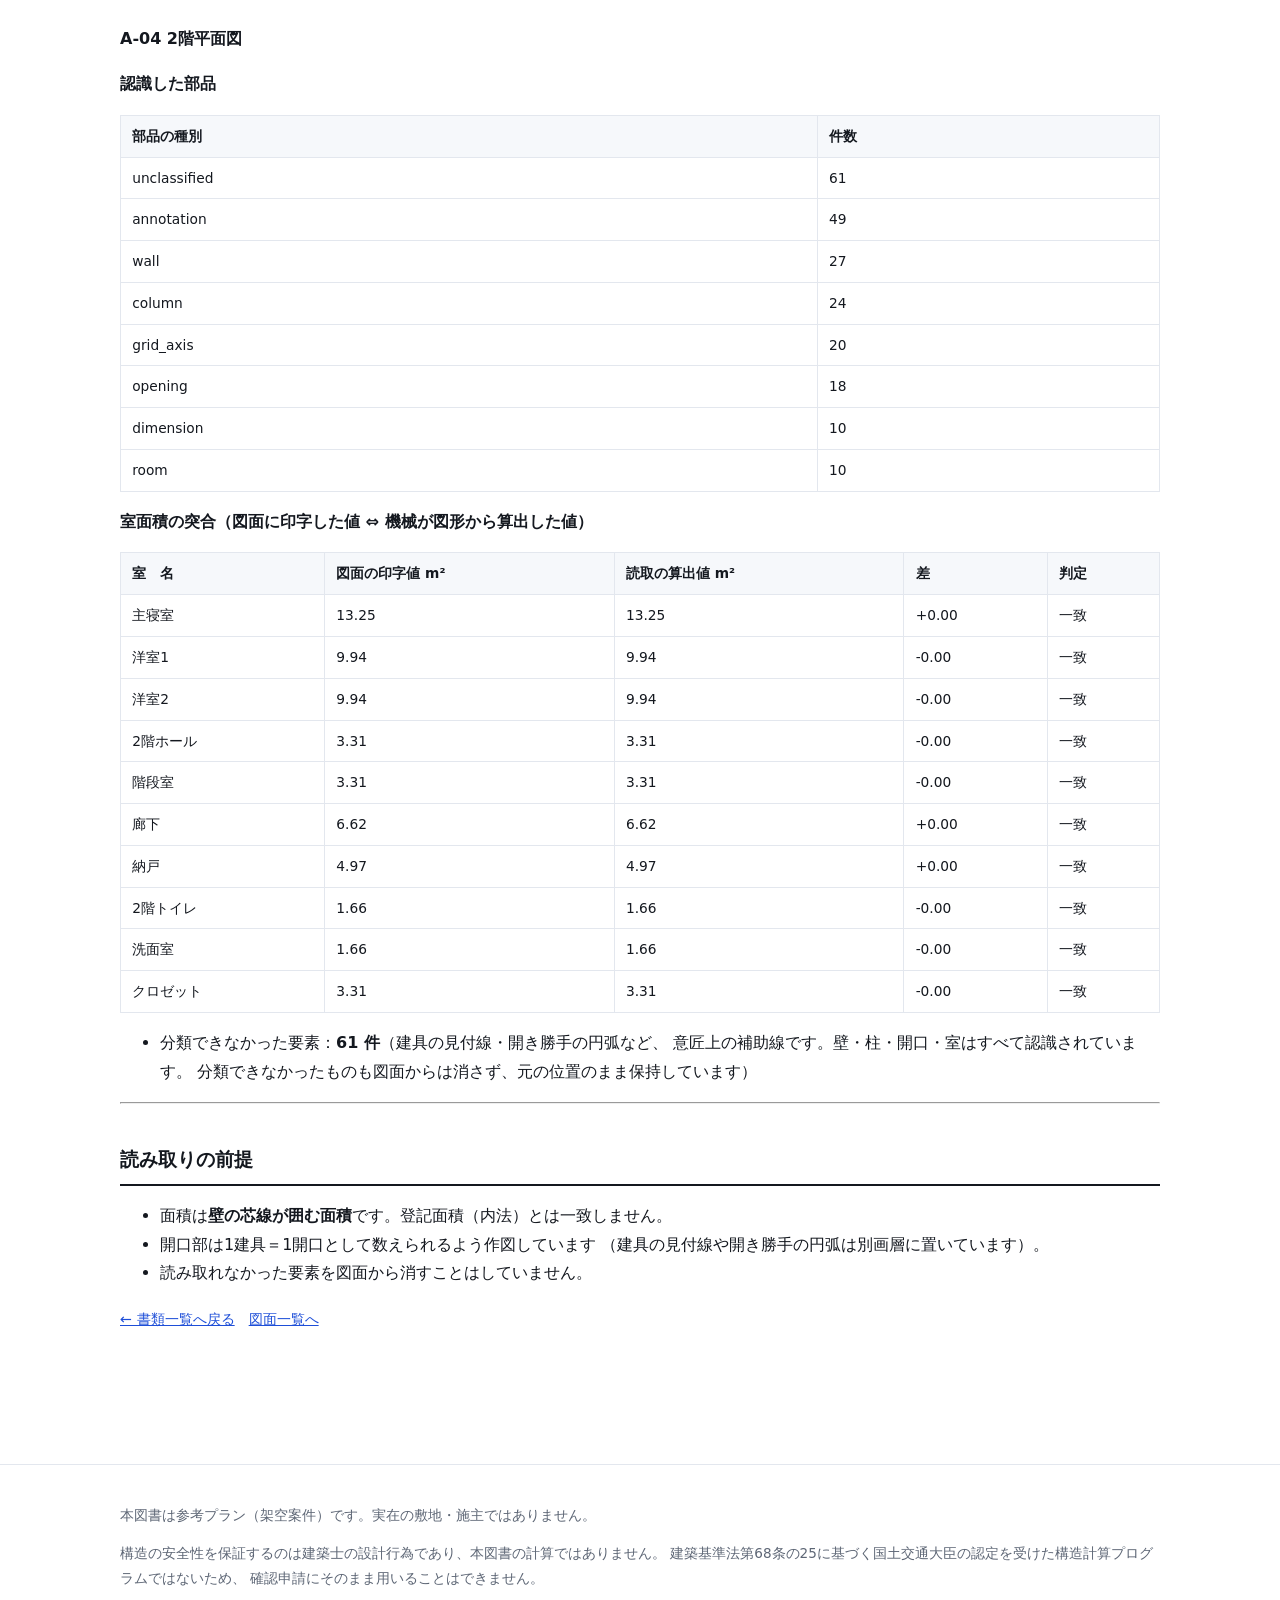
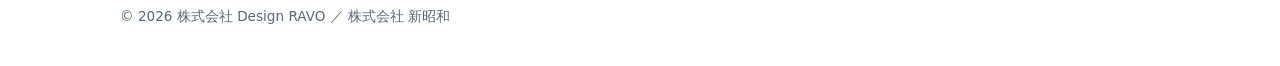
<file: docs/読-01_図面読取レポート.html>
<!doctype html>
<html lang="ja">
<head>
<meta charset="utf-8">
<meta name="viewport" content="width=device-width,initial-scale=1">
<meta name="robots" content="noindex,nofollow">
<title>読-01 図面読取レポート｜新昭和グループ 標準仕様 2×6 戸建住宅 参考設計図書</title>
<meta name="description" content="読-01 図面読取レポート">
<link rel="stylesheet" href="../assets/style.css">
</head>
<body>
<header class="site">
 <div class="wrap">
  <h1>新昭和グループ 標準仕様 2×6 戸建住宅 参考設計図書</h1>
  <p class="sub">WITH EARTH ／ ウィザースホーム仕様　木造2階建 新築工事</p>
  <div class="meta">
   <span>設計　株式会社 Design RAVO</span>
   <span>発注　株式会社 新昭和（親会社）</span>
   <span>作成　2026-09-16　第1版</span>
  </div>
 </div>
</header>
<main>
 <div class="wrap">
<nav class="crumb"><a href="../documents.html">← 書類一覧へ戻る</a></nav>
<article class="doc">
<h1 id="-01">読-01　図面読取レポート</h1>
<p><strong>工事名称</strong>　新昭和グループ 標準仕様 2×6 戸建住宅 参考設計図書
<strong>作成日</strong>　　2026-09-16　／　<strong>版数</strong>　第1版</p>
<blockquote>
<p>作図した平面図を、図面読取エンジンに<strong>かけ直した</strong>結果です。
図面に印字した面積と、図形から算出した面積が一致するかを1枚で示します。
ここで不一致が出る図面は、図と数値が食い違っているということなので出荷できません。</p>
</blockquote>
<hr />
<h2 id="_1">突合の結果</h2>
<p><strong>全 19 室のうち、面積の不一致は 0 件です。</strong></p>
<h3 id="a-03-1">A-03 1階平面図</h3>
<p><strong>認識した部品</strong></p>
<table>
<thead>
<tr>
<th>部品の種別</th>
<th>件数</th>
</tr>
</thead>
<tbody>
<tr>
<td>unclassified</td>
<td>60</td>
</tr>
<tr>
<td>annotation</td>
<td>46</td>
</tr>
<tr>
<td>column</td>
<td>30</td>
</tr>
<tr>
<td>wall</td>
<td>24</td>
</tr>
<tr>
<td>grid_axis</td>
<td>22</td>
</tr>
<tr>
<td>opening</td>
<td>16</td>
</tr>
<tr>
<td>dimension</td>
<td>11</td>
</tr>
<tr>
<td>room</td>
<td>9</td>
</tr>
</tbody>
</table>
<p><strong>室面積の突合（図面に印字した値 ⇔ 機械が図形から算出した値）</strong></p>
<table>
<thead>
<tr>
<th>室　名</th>
<th>図面の印字値 m²</th>
<th>読取の算出値 m²</th>
<th>差</th>
<th>判定</th>
</tr>
</thead>
<tbody>
<tr>
<td>LDK</td>
<td>19.87</td>
<td>19.87</td>
<td>-0.00</td>
<td>一致</td>
</tr>
<tr>
<td>和室</td>
<td>13.25</td>
<td>13.25</td>
<td>+0.00</td>
<td>一致</td>
</tr>
<tr>
<td>キッチン</td>
<td>6.62</td>
<td>6.62</td>
<td>+0.00</td>
<td>一致</td>
</tr>
<tr>
<td>階段室</td>
<td>3.31</td>
<td>3.31</td>
<td>-0.00</td>
<td>一致</td>
</tr>
<tr>
<td>玄関ホール</td>
<td>6.62</td>
<td>6.62</td>
<td>+0.00</td>
<td>一致</td>
</tr>
<tr>
<td>洗面脱衣室</td>
<td>3.31</td>
<td>3.31</td>
<td>-0.00</td>
<td>一致</td>
</tr>
<tr>
<td>浴室</td>
<td>3.31</td>
<td>3.31</td>
<td>-0.00</td>
<td>一致</td>
</tr>
<tr>
<td>トイレ</td>
<td>3.31</td>
<td>3.31</td>
<td>-0.00</td>
<td>一致</td>
</tr>
<tr>
<td>玄関</td>
<td>6.62</td>
<td>6.62</td>
<td>+0.00</td>
<td>一致</td>
</tr>
</tbody>
</table>
<ul>
<li>分類できなかった要素：<strong>60 件</strong>（建具の見付線・開き勝手の円弧など、
  意匠上の補助線です。壁・柱・開口・室はすべて認識されています。
  分類できなかったものも図面からは消さず、元の位置のまま保持しています）</li>
</ul>
<h3 id="a-04-2">A-04 2階平面図</h3>
<p><strong>認識した部品</strong></p>
<table>
<thead>
<tr>
<th>部品の種別</th>
<th>件数</th>
</tr>
</thead>
<tbody>
<tr>
<td>unclassified</td>
<td>61</td>
</tr>
<tr>
<td>annotation</td>
<td>49</td>
</tr>
<tr>
<td>wall</td>
<td>27</td>
</tr>
<tr>
<td>column</td>
<td>24</td>
</tr>
<tr>
<td>grid_axis</td>
<td>20</td>
</tr>
<tr>
<td>opening</td>
<td>18</td>
</tr>
<tr>
<td>dimension</td>
<td>10</td>
</tr>
<tr>
<td>room</td>
<td>10</td>
</tr>
</tbody>
</table>
<p><strong>室面積の突合（図面に印字した値 ⇔ 機械が図形から算出した値）</strong></p>
<table>
<thead>
<tr>
<th>室　名</th>
<th>図面の印字値 m²</th>
<th>読取の算出値 m²</th>
<th>差</th>
<th>判定</th>
</tr>
</thead>
<tbody>
<tr>
<td>主寝室</td>
<td>13.25</td>
<td>13.25</td>
<td>+0.00</td>
<td>一致</td>
</tr>
<tr>
<td>洋室1</td>
<td>9.94</td>
<td>9.94</td>
<td>-0.00</td>
<td>一致</td>
</tr>
<tr>
<td>洋室2</td>
<td>9.94</td>
<td>9.94</td>
<td>-0.00</td>
<td>一致</td>
</tr>
<tr>
<td>2階ホール</td>
<td>3.31</td>
<td>3.31</td>
<td>-0.00</td>
<td>一致</td>
</tr>
<tr>
<td>階段室</td>
<td>3.31</td>
<td>3.31</td>
<td>-0.00</td>
<td>一致</td>
</tr>
<tr>
<td>廊下</td>
<td>6.62</td>
<td>6.62</td>
<td>+0.00</td>
<td>一致</td>
</tr>
<tr>
<td>納戸</td>
<td>4.97</td>
<td>4.97</td>
<td>+0.00</td>
<td>一致</td>
</tr>
<tr>
<td>2階トイレ</td>
<td>1.66</td>
<td>1.66</td>
<td>-0.00</td>
<td>一致</td>
</tr>
<tr>
<td>洗面室</td>
<td>1.66</td>
<td>1.66</td>
<td>-0.00</td>
<td>一致</td>
</tr>
<tr>
<td>クロゼット</td>
<td>3.31</td>
<td>3.31</td>
<td>-0.00</td>
<td>一致</td>
</tr>
</tbody>
</table>
<ul>
<li>分類できなかった要素：<strong>61 件</strong>（建具の見付線・開き勝手の円弧など、
  意匠上の補助線です。壁・柱・開口・室はすべて認識されています。
  分類できなかったものも図面からは消さず、元の位置のまま保持しています）</li>
</ul>
<hr />
<h2 id="_2">読み取りの前提</h2>
<ul>
<li>面積は<strong>壁の芯線が囲む面積</strong>です。登記面積（内法）とは一致しません。</li>
<li>開口部は1建具＝1開口として数えられるよう作図しています
  （建具の見付線や開き勝手の円弧は別画層に置いています）。</li>
<li>読み取れなかった要素を図面から消すことはしていません。</li>
</ul>
</article>
<nav class="crumb"><a href="../documents.html">← 書類一覧へ戻る</a>　<a href="../index.html">図面一覧へ</a></nav>
 </div>
</main>
<footer>
 <div class="wrap">
  <p>本図書は参考プラン（架空案件）です。実在の敷地・施主ではありません。</p>
  <p>構造の安全性を保証するのは建築士の設計行為であり、本図書の計算ではありません。
  建築基準法第68条の25に基づく国土交通大臣の認定を受けた構造計算プログラムではないため、
  確認申請にそのまま用いることはできません。</p>
  <p>&copy; 2026 株式会社 Design RAVO ／ 株式会社 新昭和</p>
 </div>
</footer>
</body>
</html>
</file>
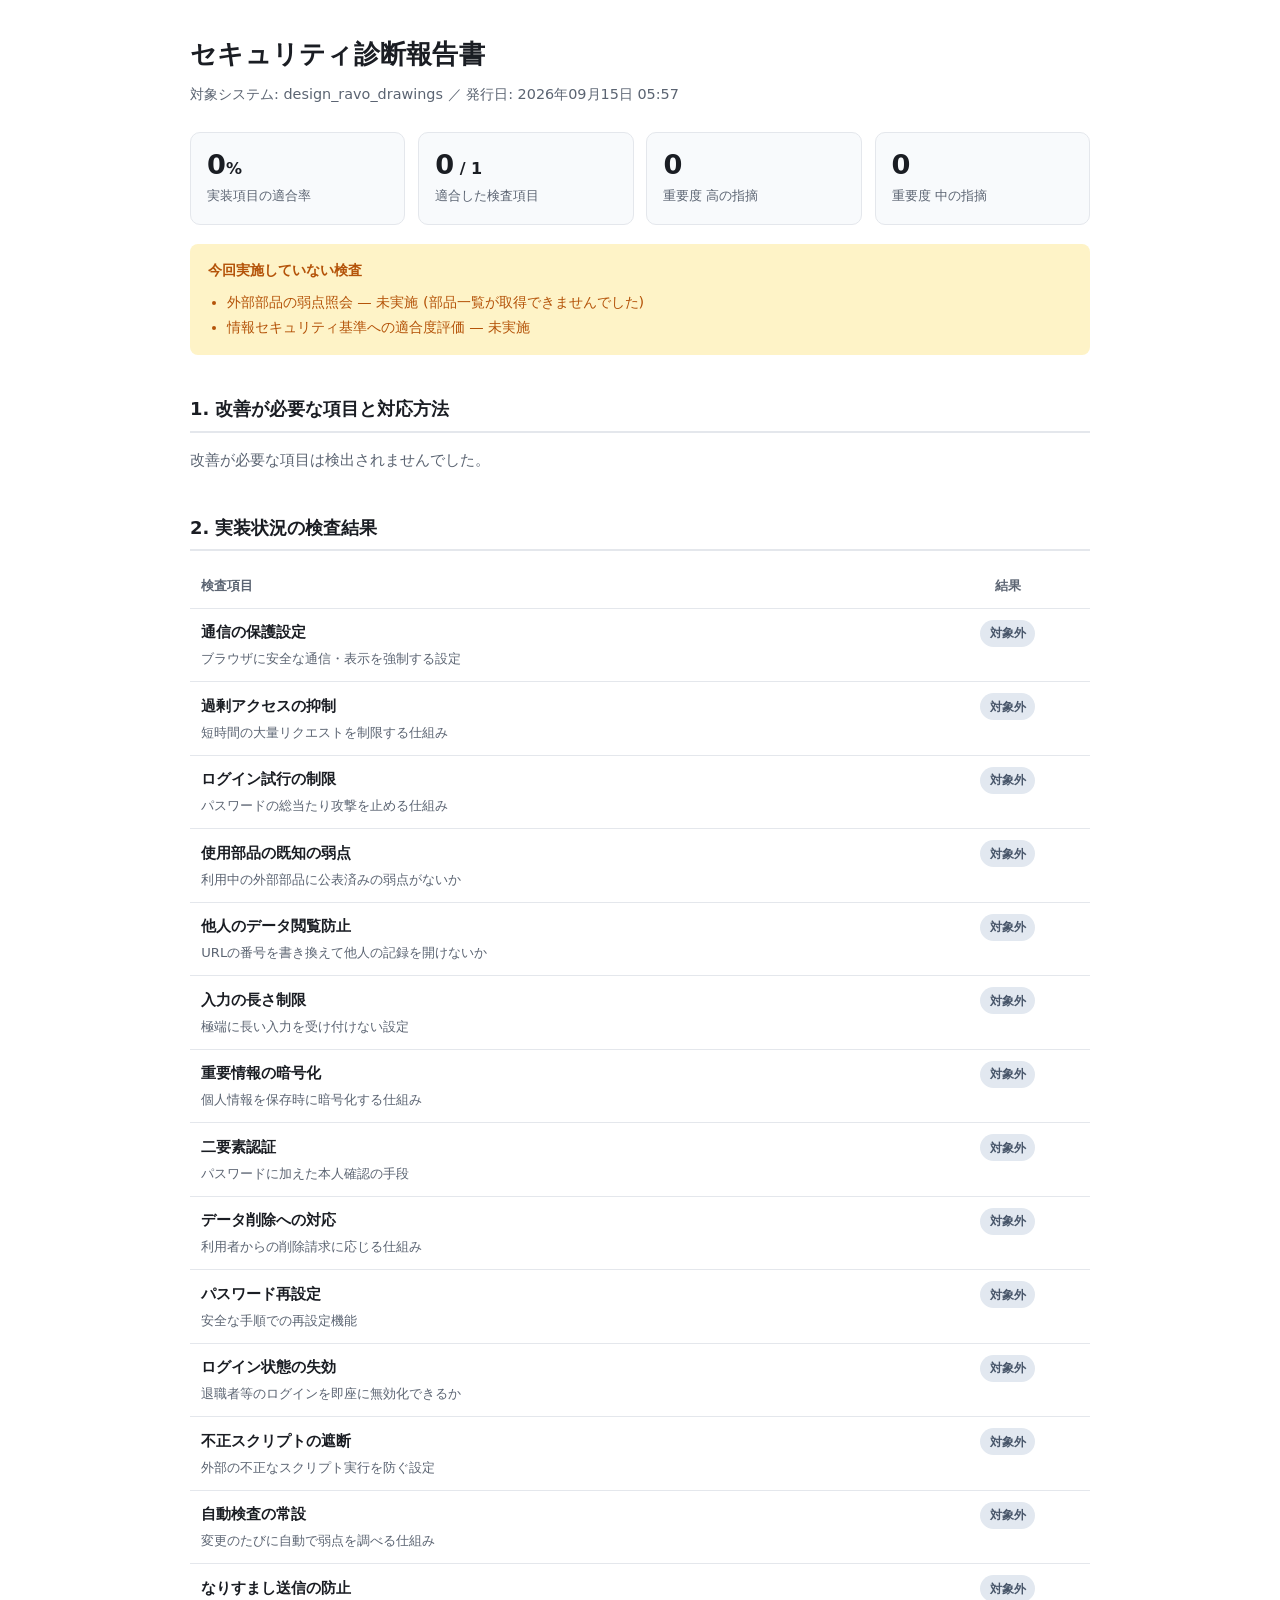
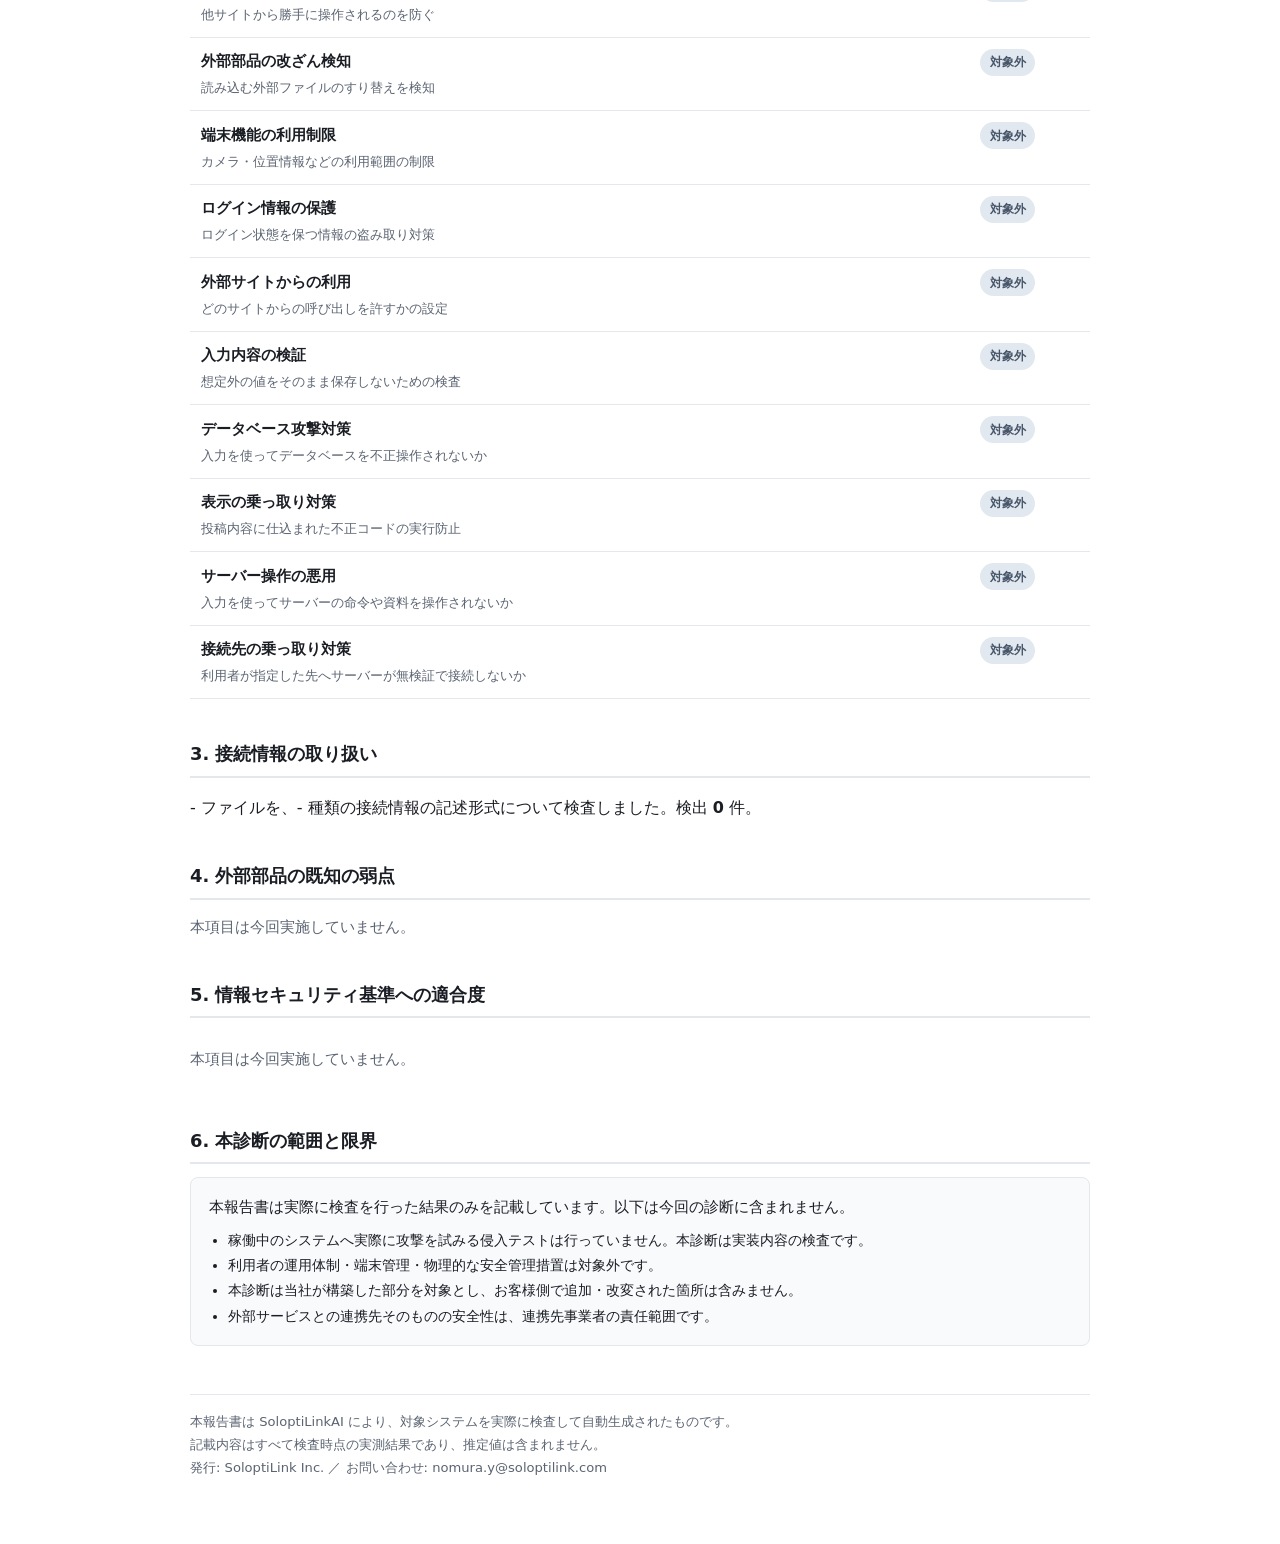
<file: reports/セキュリティ診断報告書.html>
<!doctype html>
<html lang="ja">
<meta charset="utf-8"><meta name="viewport" content="width=device-width,initial-scale=1">
<title>セキュリティ診断報告書 — design_ravo_drawings</title>
<style>
:root{--bg:#fff;--fg:#1a1d23;--mut:#5b6472;--line:#e4e7ec;--card:#f8fafc;
--ok:#047857;--okb:#d1fae5;--warn:#b45309;--warnb:#fef3c7;--bad:#b91c1c;--badb:#fee2e2;--na:#475569;--nab:#e2e8f0}
@media(prefers-color-scheme:dark){:root{--bg:#0f1115;--fg:#e8eaed;--mut:#9aa4b2;--line:#242a33;--card:#171a21;
--ok:#6ee7b7;--okb:#064e3b;--warn:#fcd34d;--warnb:#5c3d09;--bad:#fca5a5;--badb:#5c1a1a;--na:#cbd5e1;--nab:#2b323d}}
:root[data-theme=dark]{--bg:#0f1115;--fg:#e8eaed;--mut:#9aa4b2;--line:#242a33;--card:#171a21;
--ok:#6ee7b7;--okb:#064e3b;--warn:#fcd34d;--warnb:#5c3d09;--bad:#fca5a5;--badb:#5c1a1a;--na:#cbd5e1;--nab:#2b323d}
:root[data-theme=light]{--bg:#fff;--fg:#1a1d23;--mut:#5b6472;--line:#e4e7ec;--card:#f8fafc;
--ok:#047857;--okb:#d1fae5;--warn:#b45309;--warnb:#fef3c7;--bad:#b91c1c;--badb:#fee2e2;--na:#475569;--nab:#e2e8f0}
*{box-sizing:border-box}
body{margin:0;padding:2rem 1.25rem 4rem;background:var(--bg);color:var(--fg);
font-family:"Hiragino Kaku Gothic ProN","Yu Gothic",system-ui,sans-serif;line-height:1.75;-webkit-text-size-adjust:100%}
.w{max-width:900px;margin:0 auto}
h1{font-size:1.6rem;margin:0 0 .3rem;letter-spacing:.01em}
h2{font-size:1.12rem;margin:2.4rem 0 .8rem;padding-bottom:.4rem;border-bottom:2px solid var(--line)}
.sub{color:var(--mut);font-size:.9rem;margin:0 0 1.6rem}
.grid{display:grid;grid-template-columns:repeat(auto-fit,minmax(150px,1fr));gap:.8rem;margin:1.2rem 0}
.k{background:var(--card);border:1px solid var(--line);border-radius:10px;padding:1rem}
.k .n{font-size:1.7rem;font-weight:700;line-height:1.2}
.k .l{font-size:.8rem;color:var(--mut);margin-top:.2rem}
.tw{overflow-x:auto;-webkit-overflow-scrolling:touch}
table{width:100%;border-collapse:collapse;font-size:.92rem;min-width:420px}
th,td{padding:.65rem .7rem;border-bottom:1px solid var(--line);text-align:left;vertical-align:top}
th{font-size:.82rem;color:var(--mut);font-weight:600}
td.c,th.c{text-align:center;white-space:nowrap}
.d{color:var(--mut);font-size:.82rem}
.b{display:inline-block;padding:.16rem .6rem;border-radius:999px;font-size:.78rem;font-weight:700;white-space:nowrap}
.ok{background:var(--okb);color:var(--ok)}.warn{background:var(--warnb);color:var(--warn)}
.bad{background:var(--badb);color:var(--bad)}.na{background:var(--nab);color:var(--na)}
.f{background:var(--card);border:1px solid var(--line);border-left:4px solid var(--line);border-radius:8px;padding:.9rem 1rem;margin:.7rem 0}
.fh{display:flex;gap:.6rem;align-items:center;flex-wrap:wrap;margin-bottom:.4rem}
.f p{margin:0;font-size:.92rem}
.none{color:var(--mut);font-size:.92rem}
.warnbox{background:var(--warnb);color:var(--warn);border-radius:8px;padding:.9rem 1.1rem;margin:1rem 0;font-size:.9rem}
.warnbox ul{margin:.4rem 0 0;padding-left:1.2rem}
.lim{background:var(--card);border:1px solid var(--line);border-radius:8px;padding:1rem 1.1rem}
.lim ul{margin:.5rem 0 0;padding-left:1.2rem;font-size:.9rem}
footer{margin-top:3rem;padding-top:1rem;border-top:1px solid var(--line);color:var(--mut);font-size:.82rem}
@media print{body{padding:0}.k,.f,.lim{break-inside:avoid}}
</style>
<div class="w">
<header>
<h1>セキュリティ診断報告書</h1>
<p class="sub">対象システム: design_ravo_drawings ／ 発行日: 2026年09月15日 05:57</p>
</header>
<main>

<div class="grid">
<div class="k"><div class="n">0<span style="font-size:1rem">%</span></div><div class="l">実装項目の適合率</div></div>
<div class="k"><div class="n" style="font-size:1.7rem">0<span style="font-size:1rem"> / 1</span></div><div class="l">適合した検査項目</div></div>
<div class="k"><div class="n">0</div><div class="l">重要度 高の指摘</div></div>
<div class="k"><div class="n">0</div><div class="l">重要度 中の指摘</div></div>
</div>

<div class="warnbox"><strong>今回実施していない検査</strong><ul><li>外部部品の弱点照会 — 未実施 (部品一覧が取得できませんでした)</li><li>情報セキュリティ基準への適合度評価 — 未実施</li></ul></div>

<h2>1. 改善が必要な項目と対応方法</h2>
<p class="none">改善が必要な項目は検出されませんでした。</p>

<h2>2. 実装状況の検査結果</h2>
<div class="tw"><table><thead><tr><th>検査項目</th><th class="c">結果</th></tr></thead><tbody><tr><td><strong>通信の保護設定</strong><br><span class="d">ブラウザに安全な通信・表示を強制する設定</span></td><td class="c"><span class="b na">対象外</span></td></tr><tr><td><strong>過剰アクセスの抑制</strong><br><span class="d">短時間の大量リクエストを制限する仕組み</span></td><td class="c"><span class="b na">対象外</span></td></tr><tr><td><strong>ログイン試行の制限</strong><br><span class="d">パスワードの総当たり攻撃を止める仕組み</span></td><td class="c"><span class="b na">対象外</span></td></tr><tr><td><strong>使用部品の既知の弱点</strong><br><span class="d">利用中の外部部品に公表済みの弱点がないか</span></td><td class="c"><span class="b na">対象外</span></td></tr><tr><td><strong>他人のデータ閲覧防止</strong><br><span class="d">URLの番号を書き換えて他人の記録を開けないか</span></td><td class="c"><span class="b na">対象外</span></td></tr><tr><td><strong>入力の長さ制限</strong><br><span class="d">極端に長い入力を受け付けない設定</span></td><td class="c"><span class="b na">対象外</span></td></tr><tr><td><strong>重要情報の暗号化</strong><br><span class="d">個人情報を保存時に暗号化する仕組み</span></td><td class="c"><span class="b na">対象外</span></td></tr><tr><td><strong>二要素認証</strong><br><span class="d">パスワードに加えた本人確認の手段</span></td><td class="c"><span class="b na">対象外</span></td></tr><tr><td><strong>データ削除への対応</strong><br><span class="d">利用者からの削除請求に応じる仕組み</span></td><td class="c"><span class="b na">対象外</span></td></tr><tr><td><strong>パスワード再設定</strong><br><span class="d">安全な手順での再設定機能</span></td><td class="c"><span class="b na">対象外</span></td></tr><tr><td><strong>ログイン状態の失効</strong><br><span class="d">退職者等のログインを即座に無効化できるか</span></td><td class="c"><span class="b na">対象外</span></td></tr><tr><td><strong>不正スクリプトの遮断</strong><br><span class="d">外部の不正なスクリプト実行を防ぐ設定</span></td><td class="c"><span class="b na">対象外</span></td></tr><tr><td><strong>自動検査の常設</strong><br><span class="d">変更のたびに自動で弱点を調べる仕組み</span></td><td class="c"><span class="b na">対象外</span></td></tr><tr><td><strong>なりすまし送信の防止</strong><br><span class="d">他サイトから勝手に操作されるのを防ぐ</span></td><td class="c"><span class="b na">対象外</span></td></tr><tr><td><strong>外部部品の改ざん検知</strong><br><span class="d">読み込む外部ファイルのすり替えを検知</span></td><td class="c"><span class="b na">対象外</span></td></tr><tr><td><strong>端末機能の利用制限</strong><br><span class="d">カメラ・位置情報などの利用範囲の制限</span></td><td class="c"><span class="b na">対象外</span></td></tr><tr><td><strong>ログイン情報の保護</strong><br><span class="d">ログイン状態を保つ情報の盗み取り対策</span></td><td class="c"><span class="b na">対象外</span></td></tr><tr><td><strong>外部サイトからの利用</strong><br><span class="d">どのサイトからの呼び出しを許すかの設定</span></td><td class="c"><span class="b na">対象外</span></td></tr><tr><td><strong>入力内容の検証</strong><br><span class="d">想定外の値をそのまま保存しないための検査</span></td><td class="c"><span class="b na">対象外</span></td></tr><tr><td><strong>データベース攻撃対策</strong><br><span class="d">入力を使ってデータベースを不正操作されないか</span></td><td class="c"><span class="b na">対象外</span></td></tr><tr><td><strong>表示の乗っ取り対策</strong><br><span class="d">投稿内容に仕込まれた不正コードの実行防止</span></td><td class="c"><span class="b na">対象外</span></td></tr><tr><td><strong>サーバー操作の悪用</strong><br><span class="d">入力を使ってサーバーの命令や資料を操作されないか</span></td><td class="c"><span class="b na">対象外</span></td></tr><tr><td><strong>接続先の乗っ取り対策</strong><br><span class="d">利用者が指定した先へサーバーが無検証で接続しないか</span></td><td class="c"><span class="b na">対象外</span></td></tr></tbody></table></div>

<h2>3. 接続情報の取り扱い</h2>
<p>- ファイルを、- 種類の接続情報の記述形式について検査しました。検出 <b>0</b> 件。</p>

<h2>4. 外部部品の既知の弱点</h2>
<p class="none">本項目は今回実施していません。</p>

<h2>5. 情報セキュリティ基準への適合度</h2>
<div class="tw"><p class="none">本項目は今回実施していません。</p></div>

<h2>6. 本診断の範囲と限界</h2>
<div class="lim">
<p style="margin:0;font-size:.92rem">本報告書は実際に検査を行った結果のみを記載しています。以下は今回の診断に含まれません。</p>
<ul><li>稼働中のシステムへ実際に攻撃を試みる侵入テストは行っていません。本診断は実装内容の検査です。</li><li>利用者の運用体制・端末管理・物理的な安全管理措置は対象外です。</li><li>本診断は当社が構築した部分を対象とし、お客様側で追加・改変された箇所は含みません。</li><li>外部サービスとの連携先そのものの安全性は、連携先事業者の責任範囲です。</li></ul>
</div>
</main>

<footer>
本報告書は SoloptiLinkAI により、対象システムを実際に検査して自動生成されたものです。<br>
記載内容はすべて検査時点の実測結果であり、推定値は含まれません。<br>
発行: SoloptiLink Inc. ／ お問い合わせ: nomura.y@soloptilink.com
</footer>
</div>
</html>
</file>
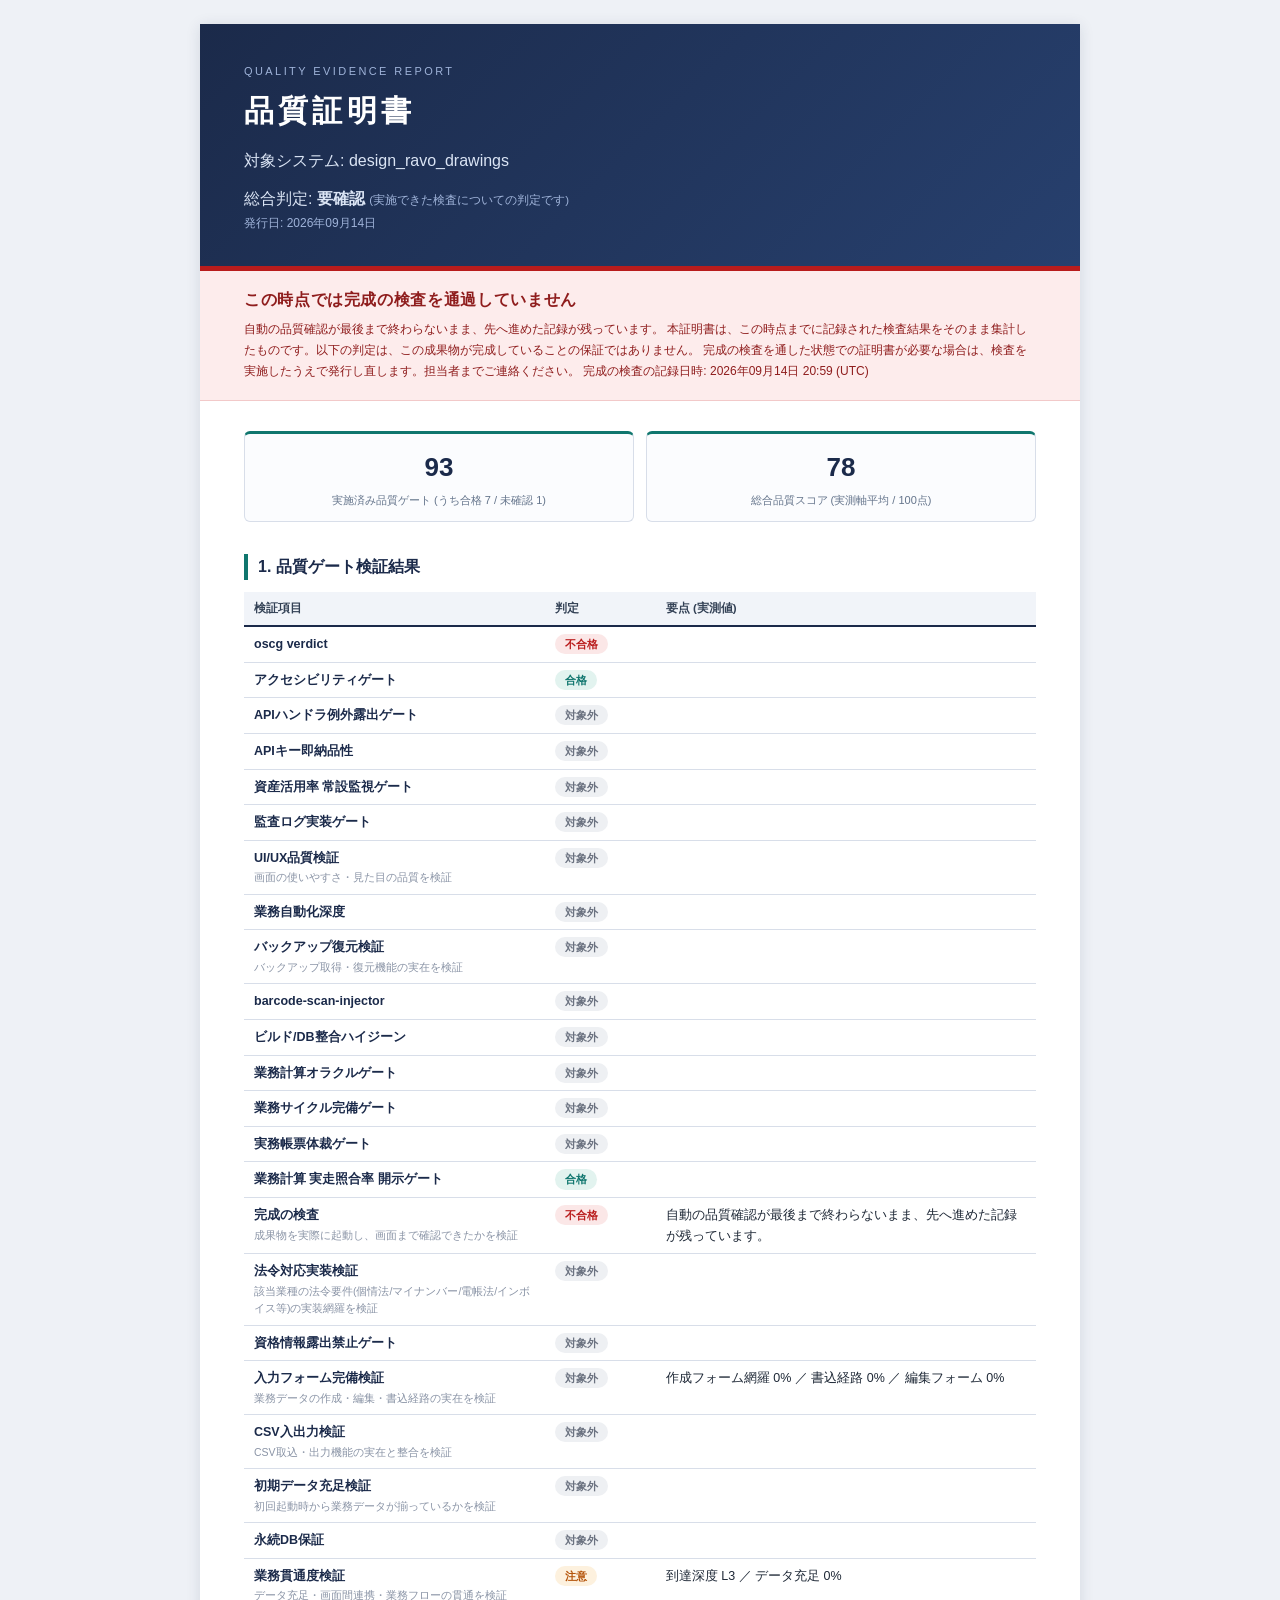
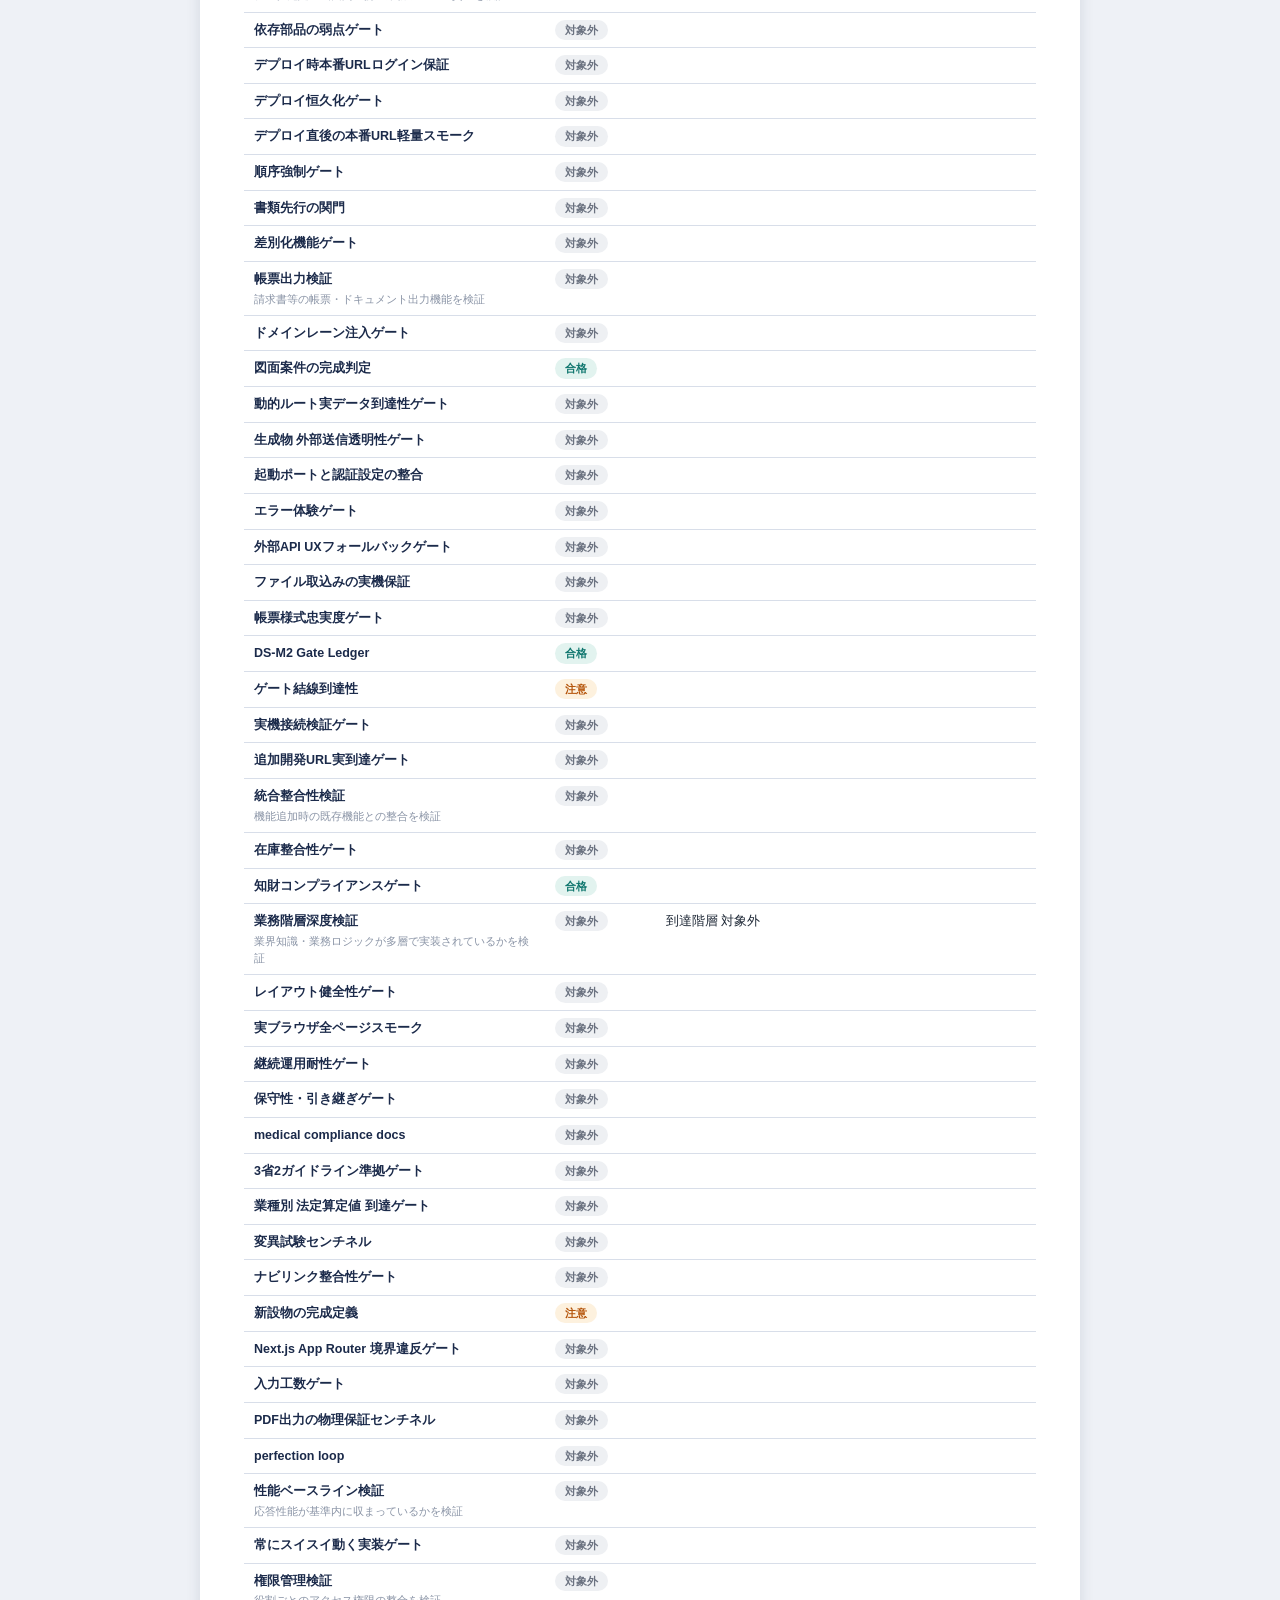
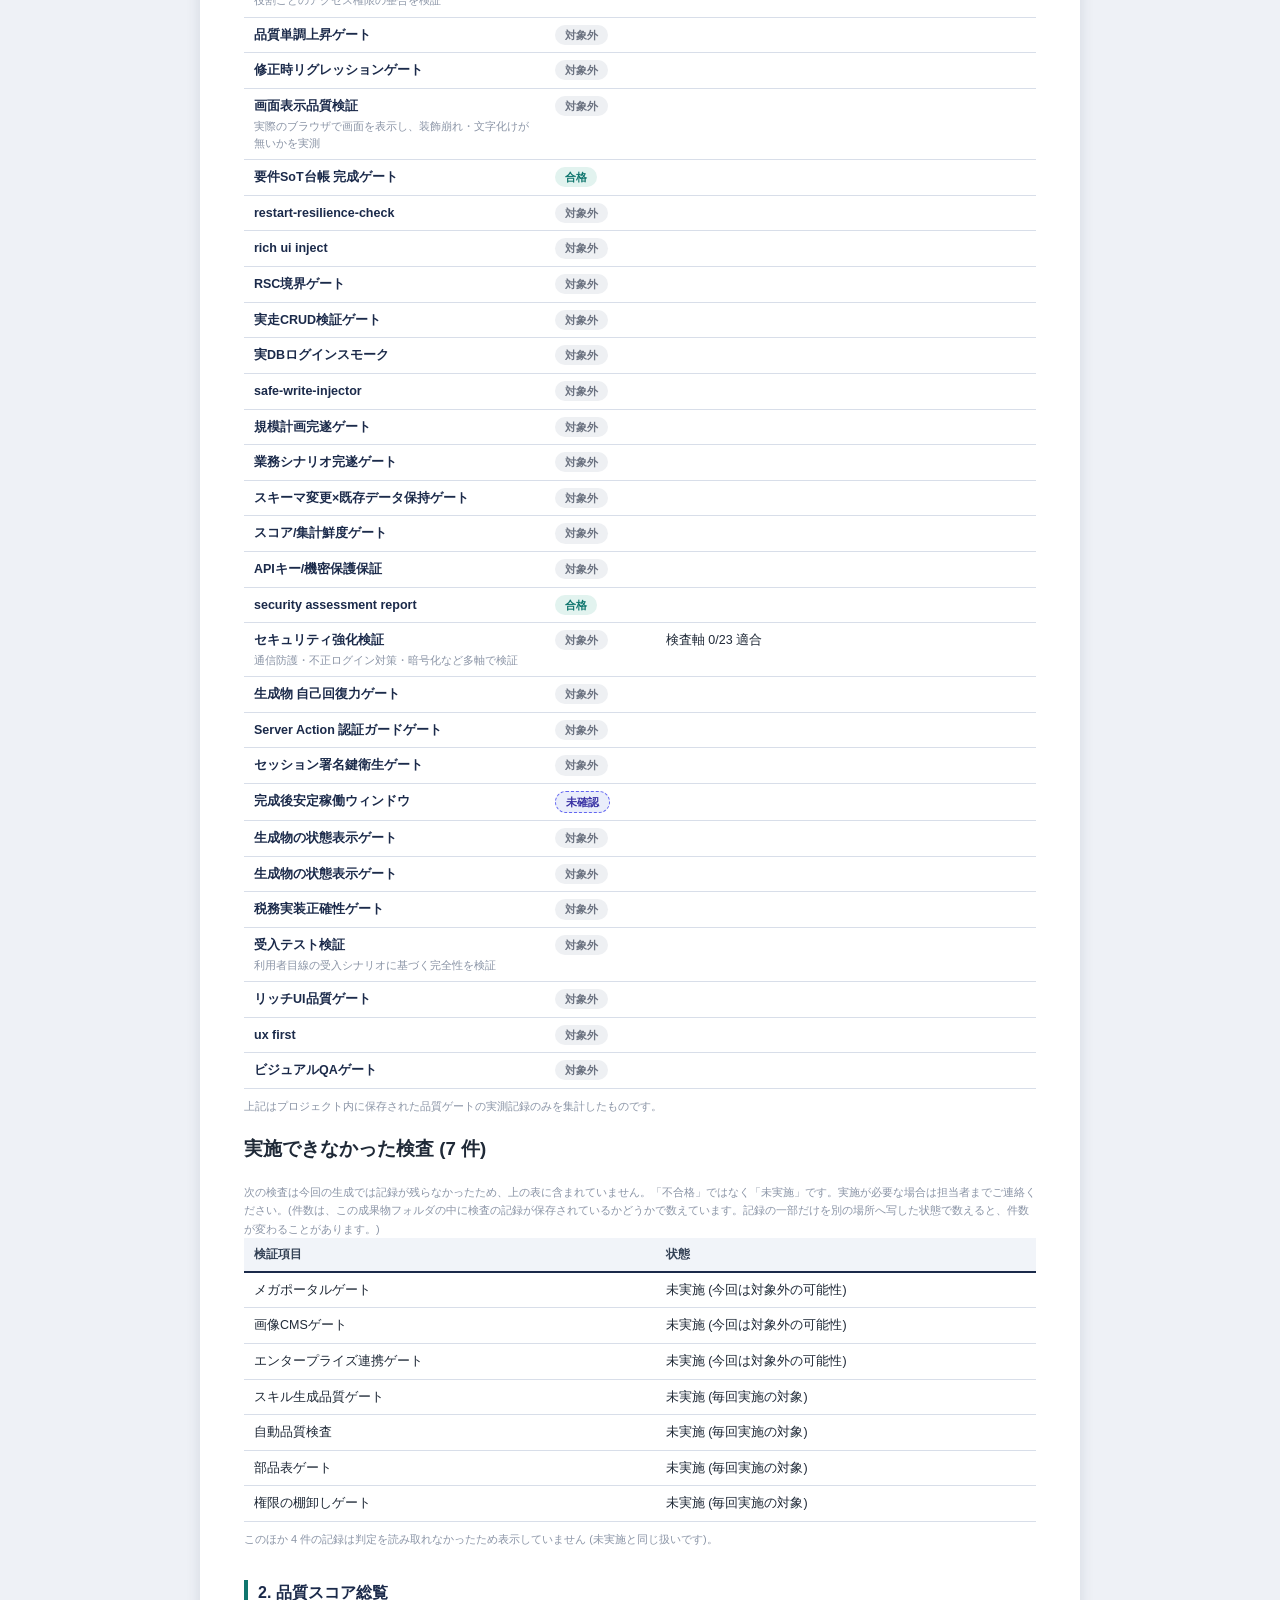
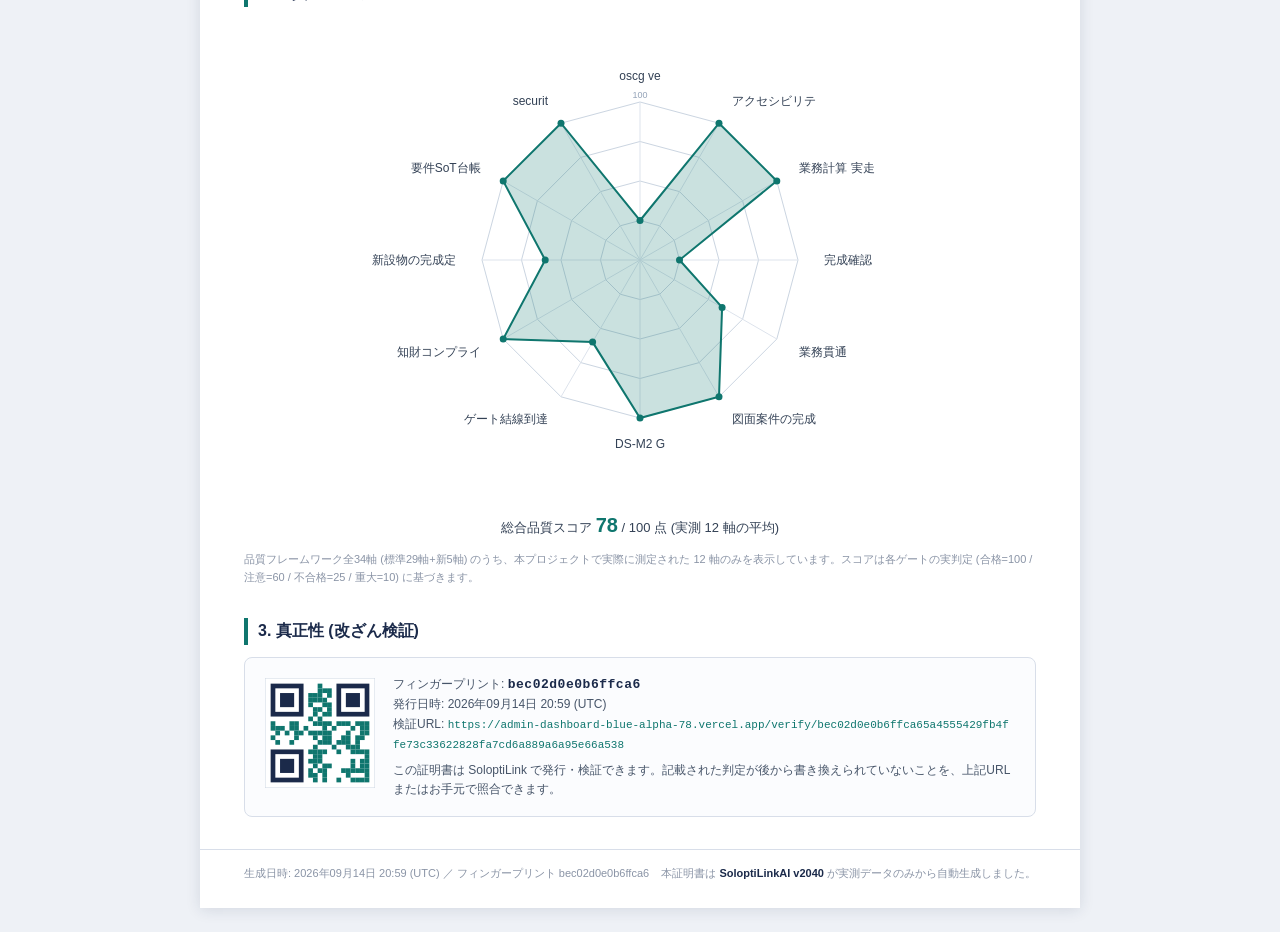
<file: reports/品質証明書.html>
<!DOCTYPE html>
<html lang="ja"><head><meta charset="utf-8">
<meta name="viewport" content="width=device-width,initial-scale=1">
<title>品質証明書 — design_ravo_drawings</title>
<style>
:root{--navy:#1b2a4a;--teal:#0f766e;--ink:#1f2937;--line:#d8dee9;--bg:#eef1f6}
*{box-sizing:border-box}
body{margin:0;background:var(--bg);color:var(--ink);line-height:1.65;
  font-family:"Hiragino Sans","Hiragino Kaku Gothic ProN","Yu Gothic UI","Meiryo",sans-serif}
.sheet{max-width:880px;margin:24px auto;background:#fff;box-shadow:0 2px 14px rgba(27,42,74,.12)}
.cover{background:linear-gradient(135deg,#1b2a4a 0%,#27406e 100%);color:#fff;padding:38px 44px 32px}
.cover .en{letter-spacing:.22em;font-size:11px;color:#9fb3d9;text-transform:uppercase}
h1{margin:6px 0 2px;font-size:30px;letter-spacing:.14em;font-weight:700}
.proj{font-size:16px;color:#dbe5f5;margin-top:12px}
.issued{font-size:12px;color:#9fb3d9;margin-top:2px}
.body{padding:30px 44px 8px}
.cards{display:flex;gap:12px;flex-wrap:wrap;margin:0 0 8px}
.card{flex:1 1 150px;border:1px solid var(--line);border-top:3px solid var(--teal);
  border-radius:6px;padding:12px 14px;text-align:center;background:#fbfcfe}
.card .num{font-size:26px;font-weight:700;color:var(--navy)}
.card .lbl{font-size:11px;color:#64748b;margin-top:2px}
h2{font-size:16px;color:var(--navy);border-left:4px solid var(--teal);padding-left:10px;margin:32px 0 12px}
table{width:100%;border-collapse:collapse;font-size:12.5px}
th{background:#f1f4f9;color:#334155;text-align:left;padding:7px 10px;border-bottom:2px solid var(--navy);font-size:11.5px}
td{padding:7px 10px;border-bottom:1px solid var(--line);vertical-align:top}
.gname{font-weight:600;color:var(--navy)}
.gdesc{font-size:10.5px;color:#8a94a6;margin-top:1px}
.badge{display:inline-block;padding:1px 10px;border-radius:999px;font-size:11px;font-weight:700;white-space:nowrap}
.b-pass{background:#e2f3ef;color:#0f766e}.b-warn{background:#fdf1de;color:#b45309}
.b-fail{background:#fbe7e7;color:#b91c1c}.b-na{background:#eef0f3;color:#6b7280}
/* 未確認 / 一部未確認 = 「まだ測れていない」。合格でも注意でもないことが一目で分かる色。 */
.b-unv{background:#eaeefb;color:#3730a3;border:1px dashed #6366f1}
/* 【X-08】完成の検査の開示帯。表紙の直下 = お客様が最初に目にする位置。 */
.cband{padding:16px 44px 18px}
.cband-h{font-size:16px;font-weight:700;letter-spacing:.04em}
.cband-b{font-size:12px;margin-top:5px;line-height:1.75}
.cband.ng{background:#fdecec;color:#8f1d1d;border-top:5px solid #b91c1c;border-bottom:1px solid #f2c9c9}
.cband.ok{background:#e8f5f1;color:#0d5c53;border-top:5px solid #0f766e;border-bottom:1px solid #c3e3db}
.vnote{font-size:11.5px;color:#9fb3d9;font-weight:400}
.note{font-size:11px;color:#8a94a6;margin-top:8px}
.rolebox{display:flex;align-items:center;gap:20px;border:1px solid var(--line);border-radius:6px;
  padding:16px 22px;background:#fbfcfe}
.rolenum{font-size:42px;font-weight:800;color:var(--teal);line-height:1}
.roletext{font-size:12.5px;color:#475569}
.chartwrap{text-align:center;padding:6px 0 0}
.scoreline{font-size:13px;color:#334155;margin-top:6px}
.scoreline b{font-size:20px;color:var(--teal)}
.bars{display:flex;flex-direction:column;gap:8px;max-width:560px;margin:8px auto 0}
.barrow{display:flex;align-items:center;gap:10px;font-size:12px}
.barlabel{flex:0 0 110px;text-align:right;color:#334155}
.bartrack{flex:1;background:#eef0f3;border-radius:999px;height:12px;overflow:hidden}
.barfill{display:block;height:100%;background:#0f766e;border-radius:999px}
.barval{flex:0 0 42px;color:#0f766e;font-weight:700}
.empty{border:1px dashed var(--line);border-radius:6px;padding:18px 20px;font-size:12.5px;color:#64748b;background:#fbfcfe}
.seal{display:flex;align-items:center;gap:18px;border:1px solid var(--line);border-radius:8px;
  padding:16px 20px;background:#fbfcfe;margin-top:10px}
.qr{flex:0 0 auto}
.sealtext{font-size:12px;color:#475569}
.sealtext .fp{font-family:"SFMono-Regular",Consolas,"Liberation Mono",Menlo,monospace;
  font-size:13px;color:var(--navy);font-weight:700;letter-spacing:.04em}
.sealtext .vurl{font-family:"SFMono-Regular",Consolas,"Liberation Mono",Menlo,monospace;
  font-size:11px;color:#0f766e;word-break:break-all}
footer{border-top:1px solid var(--line);margin-top:24px;padding:14px 44px 26px;font-size:11px;color:#8a94a6;
  display:flex;justify-content:space-between;flex-wrap:wrap;gap:6px}
.brand{font-weight:700;color:var(--navy)}
@media print{
  body{background:#fff}
  .sheet{box-shadow:none;margin:0;max-width:none}
  @page{size:A4;margin:13mm}
  h2{page-break-after:avoid}
  tr,.cards,.rolebox,.chartwrap,.seal{page-break-inside:avoid}
}
</style></head><body>
<main class="sheet">
<div class="cover">
<div class="en">Quality Evidence Report</div>
<h1>品質証明書</h1>
<div class="proj">対象システム: design_ravo_drawings</div>
<div class="proj">総合判定: <b>要確認</b> <span class="vnote">(実施できた検査についての判定です)</span></div>
<div class="issued">発行日: 2026年09月14日</div>
</div>
<div class="cband ng"><div class="cband-h">この時点では完成の検査を通過していません</div><div class="cband-b">自動の品質確認が最後まで終わらないまま、先へ進めた記録が残っています。 本証明書は、この時点までに記録された検査結果をそのまま集計したものです。以下の判定は、この成果物が完成していることの保証ではありません。 完成の検査を通した状態での証明書が必要な場合は、検査を実施したうえで発行し直します。担当者までご連絡ください。 完成の検査の記録日時: 2026年09月14日 20:59 (UTC)</div></div>
<div class="body">
<div class="cards">
<div class="card"><div class="num">93</div><div class="lbl">実施済み品質ゲート (うち合格 7 / 未確認 1)</div></div>
<div class="card"><div class="num">78</div><div class="lbl">総合品質スコア (実測軸平均 / 100点)</div></div>
</div>
<h2>1. 品質ゲート検証結果</h2>
<table><thead><tr><th style='width:38%'>検証項目</th><th style='width:14%'>判定</th><th>要点 (実測値)</th></tr></thead><tbody>
<tr><td><div class="gname">oscg verdict</div></td><td><span class="badge b-fail">不合格</span></td><td></td></tr>
<tr><td><div class="gname">アクセシビリティゲート</div></td><td><span class="badge b-pass">合格</span></td><td></td></tr>
<tr><td><div class="gname">APIハンドラ例外露出ゲート</div></td><td><span class="badge b-na">対象外</span></td><td></td></tr>
<tr><td><div class="gname">APIキー即納品性</div></td><td><span class="badge b-na">対象外</span></td><td></td></tr>
<tr><td><div class="gname">資産活用率 常設監視ゲート</div></td><td><span class="badge b-na">対象外</span></td><td></td></tr>
<tr><td><div class="gname">監査ログ実装ゲート</div></td><td><span class="badge b-na">対象外</span></td><td></td></tr>
<tr><td><div class="gname">UI/UX品質検証</div><div class="gdesc">画面の使いやすさ・見た目の品質を検証</div></td><td><span class="badge b-na">対象外</span></td><td></td></tr>
<tr><td><div class="gname">業務自動化深度</div></td><td><span class="badge b-na">対象外</span></td><td></td></tr>
<tr><td><div class="gname">バックアップ復元検証</div><div class="gdesc">バックアップ取得・復元機能の実在を検証</div></td><td><span class="badge b-na">対象外</span></td><td></td></tr>
<tr><td><div class="gname">barcode-scan-injector</div></td><td><span class="badge b-na">対象外</span></td><td></td></tr>
<tr><td><div class="gname">ビルド/DB整合ハイジーン</div></td><td><span class="badge b-na">対象外</span></td><td></td></tr>
<tr><td><div class="gname">業務計算オラクルゲート</div></td><td><span class="badge b-na">対象外</span></td><td></td></tr>
<tr><td><div class="gname">業務サイクル完備ゲート</div></td><td><span class="badge b-na">対象外</span></td><td></td></tr>
<tr><td><div class="gname">実務帳票体裁ゲート</div></td><td><span class="badge b-na">対象外</span></td><td></td></tr>
<tr><td><div class="gname">業務計算 実走照合率 開示ゲート</div></td><td><span class="badge b-pass">合格</span></td><td></td></tr>
<tr><td><div class="gname">完成の検査</div><div class="gdesc">成果物を実際に起動し、画面まで確認できたかを検証</div></td><td><span class="badge b-fail">不合格</span></td><td>自動の品質確認が最後まで終わらないまま、先へ進めた記録が残っています。</td></tr>
<tr><td><div class="gname">法令対応実装検証</div><div class="gdesc">該当業種の法令要件(個情法/マイナンバー/電帳法/インボイス等)の実装網羅を検証</div></td><td><span class="badge b-na">対象外</span></td><td></td></tr>
<tr><td><div class="gname">資格情報露出禁止ゲート</div></td><td><span class="badge b-na">対象外</span></td><td></td></tr>
<tr><td><div class="gname">入力フォーム完備検証</div><div class="gdesc">業務データの作成・編集・書込経路の実在を検証</div></td><td><span class="badge b-na">対象外</span></td><td>作成フォーム網羅 0% ／ 書込経路 0% ／ 編集フォーム 0%</td></tr>
<tr><td><div class="gname">CSV入出力検証</div><div class="gdesc">CSV取込・出力機能の実在と整合を検証</div></td><td><span class="badge b-na">対象外</span></td><td></td></tr>
<tr><td><div class="gname">初期データ充足検証</div><div class="gdesc">初回起動時から業務データが揃っているかを検証</div></td><td><span class="badge b-na">対象外</span></td><td></td></tr>
<tr><td><div class="gname">永続DB保証</div></td><td><span class="badge b-na">対象外</span></td><td></td></tr>
<tr><td><div class="gname">業務貫通度検証</div><div class="gdesc">データ充足・画面間連携・業務フローの貫通を検証</div></td><td><span class="badge b-warn">注意</span></td><td>到達深度 L3 ／ データ充足 0%</td></tr>
<tr><td><div class="gname">依存部品の弱点ゲート</div></td><td><span class="badge b-na">対象外</span></td><td></td></tr>
<tr><td><div class="gname">デプロイ時本番URLログイン保証</div></td><td><span class="badge b-na">対象外</span></td><td></td></tr>
<tr><td><div class="gname">デプロイ恒久化ゲート</div></td><td><span class="badge b-na">対象外</span></td><td></td></tr>
<tr><td><div class="gname">デプロイ直後の本番URL軽量スモーク</div></td><td><span class="badge b-na">対象外</span></td><td></td></tr>
<tr><td><div class="gname">順序強制ゲート</div></td><td><span class="badge b-na">対象外</span></td><td></td></tr>
<tr><td><div class="gname">書類先行の関門</div></td><td><span class="badge b-na">対象外</span></td><td></td></tr>
<tr><td><div class="gname">差別化機能ゲート</div></td><td><span class="badge b-na">対象外</span></td><td></td></tr>
<tr><td><div class="gname">帳票出力検証</div><div class="gdesc">請求書等の帳票・ドキュメント出力機能を検証</div></td><td><span class="badge b-na">対象外</span></td><td></td></tr>
<tr><td><div class="gname">ドメインレーン注入ゲート</div></td><td><span class="badge b-na">対象外</span></td><td></td></tr>
<tr><td><div class="gname">図面案件の完成判定</div></td><td><span class="badge b-pass">合格</span></td><td></td></tr>
<tr><td><div class="gname">動的ルート実データ到達性ゲート</div></td><td><span class="badge b-na">対象外</span></td><td></td></tr>
<tr><td><div class="gname">生成物 外部送信透明性ゲート</div></td><td><span class="badge b-na">対象外</span></td><td></td></tr>
<tr><td><div class="gname">起動ポートと認証設定の整合</div></td><td><span class="badge b-na">対象外</span></td><td></td></tr>
<tr><td><div class="gname">エラー体験ゲート</div></td><td><span class="badge b-na">対象外</span></td><td></td></tr>
<tr><td><div class="gname">外部API UXフォールバックゲート</div></td><td><span class="badge b-na">対象外</span></td><td></td></tr>
<tr><td><div class="gname">ファイル取込みの実機保証</div></td><td><span class="badge b-na">対象外</span></td><td></td></tr>
<tr><td><div class="gname">帳票様式忠実度ゲート</div></td><td><span class="badge b-na">対象外</span></td><td></td></tr>
<tr><td><div class="gname">DS-M2 Gate Ledger</div></td><td><span class="badge b-pass">合格</span></td><td></td></tr>
<tr><td><div class="gname">ゲート結線到達性</div></td><td><span class="badge b-warn">注意</span></td><td></td></tr>
<tr><td><div class="gname">実機接続検証ゲート</div></td><td><span class="badge b-na">対象外</span></td><td></td></tr>
<tr><td><div class="gname">追加開発URL実到達ゲート</div></td><td><span class="badge b-na">対象外</span></td><td></td></tr>
<tr><td><div class="gname">統合整合性検証</div><div class="gdesc">機能追加時の既存機能との整合を検証</div></td><td><span class="badge b-na">対象外</span></td><td></td></tr>
<tr><td><div class="gname">在庫整合性ゲート</div></td><td><span class="badge b-na">対象外</span></td><td></td></tr>
<tr><td><div class="gname">知財コンプライアンスゲート</div></td><td><span class="badge b-pass">合格</span></td><td></td></tr>
<tr><td><div class="gname">業務階層深度検証</div><div class="gdesc">業界知識・業務ロジックが多層で実装されているかを検証</div></td><td><span class="badge b-na">対象外</span></td><td>到達階層 対象外</td></tr>
<tr><td><div class="gname">レイアウト健全性ゲート</div></td><td><span class="badge b-na">対象外</span></td><td></td></tr>
<tr><td><div class="gname">実ブラウザ全ページスモーク</div></td><td><span class="badge b-na">対象外</span></td><td></td></tr>
<tr><td><div class="gname">継続運用耐性ゲート</div></td><td><span class="badge b-na">対象外</span></td><td></td></tr>
<tr><td><div class="gname">保守性・引き継ぎゲート</div></td><td><span class="badge b-na">対象外</span></td><td></td></tr>
<tr><td><div class="gname">medical compliance docs</div></td><td><span class="badge b-na">対象外</span></td><td></td></tr>
<tr><td><div class="gname">3省2ガイドライン準拠ゲート</div></td><td><span class="badge b-na">対象外</span></td><td></td></tr>
<tr><td><div class="gname">業種別 法定算定値 到達ゲート</div></td><td><span class="badge b-na">対象外</span></td><td></td></tr>
<tr><td><div class="gname">変異試験センチネル</div></td><td><span class="badge b-na">対象外</span></td><td></td></tr>
<tr><td><div class="gname">ナビリンク整合性ゲート</div></td><td><span class="badge b-na">対象外</span></td><td></td></tr>
<tr><td><div class="gname">新設物の完成定義</div></td><td><span class="badge b-warn">注意</span></td><td></td></tr>
<tr><td><div class="gname">Next.js App Router 境界違反ゲート</div></td><td><span class="badge b-na">対象外</span></td><td></td></tr>
<tr><td><div class="gname">入力工数ゲート</div></td><td><span class="badge b-na">対象外</span></td><td></td></tr>
<tr><td><div class="gname">PDF出力の物理保証センチネル</div></td><td><span class="badge b-na">対象外</span></td><td></td></tr>
<tr><td><div class="gname">perfection loop</div></td><td><span class="badge b-na">対象外</span></td><td></td></tr>
<tr><td><div class="gname">性能ベースライン検証</div><div class="gdesc">応答性能が基準内に収まっているかを検証</div></td><td><span class="badge b-na">対象外</span></td><td></td></tr>
<tr><td><div class="gname">常にスイスイ動く実装ゲート</div></td><td><span class="badge b-na">対象外</span></td><td></td></tr>
<tr><td><div class="gname">権限管理検証</div><div class="gdesc">役割ごとのアクセス権限の整合を検証</div></td><td><span class="badge b-na">対象外</span></td><td></td></tr>
<tr><td><div class="gname">品質単調上昇ゲート</div></td><td><span class="badge b-na">対象外</span></td><td></td></tr>
<tr><td><div class="gname">修正時リグレッションゲート</div></td><td><span class="badge b-na">対象外</span></td><td></td></tr>
<tr><td><div class="gname">画面表示品質検証</div><div class="gdesc">実際のブラウザで画面を表示し、装飾崩れ・文字化けが無いかを実測</div></td><td><span class="badge b-na">対象外</span></td><td></td></tr>
<tr><td><div class="gname">要件SoT台帳 完成ゲート</div></td><td><span class="badge b-pass">合格</span></td><td></td></tr>
<tr><td><div class="gname">restart-resilience-check</div></td><td><span class="badge b-na">対象外</span></td><td></td></tr>
<tr><td><div class="gname">rich ui inject</div></td><td><span class="badge b-na">対象外</span></td><td></td></tr>
<tr><td><div class="gname">RSC境界ゲート</div></td><td><span class="badge b-na">対象外</span></td><td></td></tr>
<tr><td><div class="gname">実走CRUD検証ゲート</div></td><td><span class="badge b-na">対象外</span></td><td></td></tr>
<tr><td><div class="gname">実DBログインスモーク</div></td><td><span class="badge b-na">対象外</span></td><td></td></tr>
<tr><td><div class="gname">safe-write-injector</div></td><td><span class="badge b-na">対象外</span></td><td></td></tr>
<tr><td><div class="gname">規模計画完遂ゲート</div></td><td><span class="badge b-na">対象外</span></td><td></td></tr>
<tr><td><div class="gname">業務シナリオ完遂ゲート</div></td><td><span class="badge b-na">対象外</span></td><td></td></tr>
<tr><td><div class="gname">スキーマ変更×既存データ保持ゲート</div></td><td><span class="badge b-na">対象外</span></td><td></td></tr>
<tr><td><div class="gname">スコア/集計鮮度ゲート</div></td><td><span class="badge b-na">対象外</span></td><td></td></tr>
<tr><td><div class="gname">APIキー/機密保護保証</div></td><td><span class="badge b-na">対象外</span></td><td></td></tr>
<tr><td><div class="gname">security assessment report</div></td><td><span class="badge b-pass">合格</span></td><td></td></tr>
<tr><td><div class="gname">セキュリティ強化検証</div><div class="gdesc">通信防護・不正ログイン対策・暗号化など多軸で検証</div></td><td><span class="badge b-na">対象外</span></td><td>検査軸 0/23 適合</td></tr>
<tr><td><div class="gname">生成物 自己回復力ゲート</div></td><td><span class="badge b-na">対象外</span></td><td></td></tr>
<tr><td><div class="gname">Server Action 認証ガードゲート</div></td><td><span class="badge b-na">対象外</span></td><td></td></tr>
<tr><td><div class="gname">セッション署名鍵衛生ゲート</div></td><td><span class="badge b-na">対象外</span></td><td></td></tr>
<tr><td><div class="gname">完成後安定稼働ウィンドウ</div></td><td><span class="badge b-unv">未確認</span></td><td></td></tr>
<tr><td><div class="gname">生成物の状態表示ゲート</div></td><td><span class="badge b-na">対象外</span></td><td></td></tr>
<tr><td><div class="gname">生成物の状態表示ゲート</div></td><td><span class="badge b-na">対象外</span></td><td></td></tr>
<tr><td><div class="gname">税務実装正確性ゲート</div></td><td><span class="badge b-na">対象外</span></td><td></td></tr>
<tr><td><div class="gname">受入テスト検証</div><div class="gdesc">利用者目線の受入シナリオに基づく完全性を検証</div></td><td><span class="badge b-na">対象外</span></td><td></td></tr>
<tr><td><div class="gname">リッチUI品質ゲート</div></td><td><span class="badge b-na">対象外</span></td><td></td></tr>
<tr><td><div class="gname">ux first</div></td><td><span class="badge b-na">対象外</span></td><td></td></tr>
<tr><td><div class="gname">ビジュアルQAゲート</div></td><td><span class="badge b-na">対象外</span></td><td></td></tr>
</tbody></table>
<div class="note">上記はプロジェクト内に保存された品質ゲートの実測記録のみを集計したものです。</div>
<h3>実施できなかった検査 (7 件)</h3>
<div class="note">次の検査は今回の生成では記録が残らなかったため、上の表に含まれていません。「不合格」ではなく「未実施」です。実施が必要な場合は担当者までご連絡ください。(件数は、この成果物フォルダの中に検査の記録が保存されているかどうかで数えています。記録の一部だけを別の場所へ写した状態で数えると、件数が変わることがあります。)</div>
<table><thead><tr><th style='width:52%'>検証項目</th><th>状態</th></tr></thead><tbody>
<tr><td>メガポータルゲート</td><td>未実施 (今回は対象外の可能性)</td></tr>
<tr><td>画像CMSゲート</td><td>未実施 (今回は対象外の可能性)</td></tr>
<tr><td>エンタープライズ連携ゲート</td><td>未実施 (今回は対象外の可能性)</td></tr>
<tr><td>スキル生成品質ゲート</td><td>未実施 (毎回実施の対象)</td></tr>
<tr><td>自動品質検査</td><td>未実施 (毎回実施の対象)</td></tr>
<tr><td>部品表ゲート</td><td>未実施 (毎回実施の対象)</td></tr>
<tr><td>権限の棚卸しゲート</td><td>未実施 (毎回実施の対象)</td></tr>
</tbody></table>
<div class="note">このほか 4 件の記録は判定を読み取れなかったため表示していません (未実施と同じ扱いです)。</div>
<h2>2. 品質スコア総覧</h2>
<div class="chartwrap">
<svg viewBox="0 0 640 470" xmlns="http://www.w3.org/2000/svg" role="img" aria-label="品質スコアレーダーチャート" style="max-width:640px;width:100%;height:auto"><polygon points="320.0,195.5 339.8,200.8 354.2,215.2 359.5,235.0 354.2,254.8 339.8,269.2 320.0,274.5 300.2,269.2 285.8,254.8 280.5,235.0 285.8,215.2 300.2,200.8" fill="none" stroke="#cbd5e1" stroke-width="1"/><polygon points="320.0,156.0 359.5,166.6 388.4,195.5 399.0,235.0 388.4,274.5 359.5,303.4 320.0,314.0 280.5,303.4 251.6,274.5 241.0,235.0 251.6,195.5 280.5,166.6" fill="none" stroke="#cbd5e1" stroke-width="1"/><polygon points="320.0,116.5 379.2,132.4 422.6,175.8 438.5,235.0 422.6,294.2 379.2,337.6 320.0,353.5 260.8,337.6 217.4,294.2 201.5,235.0 217.4,175.8 260.7,132.4" fill="none" stroke="#cbd5e1" stroke-width="1"/><polygon points="320.0,77.0 399.0,98.2 456.8,156.0 478.0,235.0 456.8,314.0 399.0,371.8 320.0,393.0 241.0,371.8 183.2,314.0 162.0,235.0 183.2,156.0 241.0,98.2" fill="none" stroke="#cbd5e1" stroke-width="1"/><line x1="320" y1="235" x2="320.0" y2="77.0" stroke="#dde3ec" stroke-width="1"/><text x="320.0" y="55.0" text-anchor="middle" font-size="12" fill="#334155">oscg ve</text><line x1="320" y1="235" x2="399.0" y2="98.2" stroke="#dde3ec" stroke-width="1"/><text x="412.0" y="79.7" text-anchor="start" font-size="12" fill="#334155">アクセシビリテ</text><line x1="320" y1="235" x2="456.8" y2="156.0" stroke="#dde3ec" stroke-width="1"/><text x="479.3" y="147.0" text-anchor="start" font-size="12" fill="#334155">業務計算 実走</text><line x1="320" y1="235" x2="478.0" y2="235.0" stroke="#dde3ec" stroke-width="1"/><text x="504.0" y="239.0" text-anchor="start" font-size="12" fill="#334155">完成確認</text><line x1="320" y1="235" x2="456.8" y2="314.0" stroke="#dde3ec" stroke-width="1"/><text x="479.3" y="331.0" text-anchor="start" font-size="12" fill="#334155">業務貫通</text><line x1="320" y1="235" x2="399.0" y2="371.8" stroke="#dde3ec" stroke-width="1"/><text x="412.0" y="398.3" text-anchor="start" font-size="12" fill="#334155">図面案件の完成</text><line x1="320" y1="235" x2="320.0" y2="393.0" stroke="#dde3ec" stroke-width="1"/><text x="320.0" y="423.0" text-anchor="middle" font-size="12" fill="#334155">DS-M2 G</text><line x1="320" y1="235" x2="241.0" y2="371.8" stroke="#dde3ec" stroke-width="1"/><text x="228.0" y="398.3" text-anchor="end" font-size="12" fill="#334155">ゲート結線到達</text><line x1="320" y1="235" x2="183.2" y2="314.0" stroke="#dde3ec" stroke-width="1"/><text x="160.7" y="331.0" text-anchor="end" font-size="12" fill="#334155">知財コンプライ</text><line x1="320" y1="235" x2="162.0" y2="235.0" stroke="#dde3ec" stroke-width="1"/><text x="136.0" y="239.0" text-anchor="end" font-size="12" fill="#334155">新設物の完成定</text><line x1="320" y1="235" x2="183.2" y2="156.0" stroke="#dde3ec" stroke-width="1"/><text x="160.7" y="147.0" text-anchor="end" font-size="12" fill="#334155">要件SoT台帳</text><line x1="320" y1="235" x2="241.0" y2="98.2" stroke="#dde3ec" stroke-width="1"/><text x="228.0" y="79.7" text-anchor="end" font-size="12" fill="#334155">securit</text><polygon points="320.0,195.5 399.0,98.2 456.8,156.0 359.5,235.0 402.1,282.4 399.0,371.8 320.0,393.0 272.6,317.1 183.2,314.0 225.2,235.0 183.2,156.0 241.0,98.2" fill="rgba(15,118,110,0.22)" stroke="#0f766e" stroke-width="2"/><circle cx="320.0" cy="195.5" r="3.5" fill="#0f766e"><title>oscg verdict: 25点</title></circle><circle cx="399.0" cy="98.2" r="3.5" fill="#0f766e"><title>アクセシビリティゲート: 100点</title></circle><circle cx="456.8" cy="156.0" r="3.5" fill="#0f766e"><title>業務計算 実走照合率 開示ゲート: 100点</title></circle><circle cx="359.5" cy="235.0" r="3.5" fill="#0f766e"><title>完成の検査: 25点</title></circle><circle cx="402.1" cy="282.4" r="3.5" fill="#0f766e"><title>業務貫通度検証: 60点</title></circle><circle cx="399.0" cy="371.8" r="3.5" fill="#0f766e"><title>図面案件の完成判定: 100点</title></circle><circle cx="320.0" cy="393.0" r="3.5" fill="#0f766e"><title>DS-M2 Gate Ledger: 100点</title></circle><circle cx="272.6" cy="317.1" r="3.5" fill="#0f766e"><title>ゲート結線到達性: 60点</title></circle><circle cx="183.2" cy="314.0" r="3.5" fill="#0f766e"><title>知財コンプライアンスゲート: 100点</title></circle><circle cx="225.2" cy="235.0" r="3.5" fill="#0f766e"><title>新設物の完成定義: 60点</title></circle><circle cx="183.2" cy="156.0" r="3.5" fill="#0f766e"><title>要件SoT台帳 完成ゲート: 100点</title></circle><circle cx="241.0" cy="98.2" r="3.5" fill="#0f766e"><title>security assessment report: 100点</title></circle><text x="320" y="73.0" font-size="9" fill="#94a3b8" text-anchor="middle">100</text></svg>
<div class="scoreline">総合品質スコア <b>78</b> / 100 点 (実測 12 軸の平均)</div>
</div>
<div class="note">品質フレームワーク全34軸 (標準29軸+新5軸) のうち、本プロジェクトで実際に測定された 12 軸のみを表示しています。スコアは各ゲートの実判定 (合格=100 / 注意=60 / 不合格=25 / 重大=10) に基づきます。</div>
<h2>3. 真正性 (改ざん検証)</h2>
<div class="seal">
<div class="qr"><svg viewBox="0 0 117 117" xmlns="http://www.w3.org/2000/svg" role="img" aria-label="検証コード" width="110" height="110"><rect x="0" y="0" width="117" height="117" fill="#ffffff" stroke="#cbd5e1"/><rect x="56" y="6" width="5" height="5" fill="#0f766e"/><rect x="56" y="11" width="5" height="5" fill="#0f766e"/><rect x="61" y="11" width="5" height="5" fill="#0f766e"/><rect x="66" y="11" width="5" height="5" fill="#0f766e"/><rect x="46" y="16" width="5" height="5" fill="#0f766e"/><rect x="51" y="16" width="5" height="5" fill="#0f766e"/><rect x="56" y="16" width="5" height="5" fill="#0f766e"/><rect x="66" y="16" width="5" height="5" fill="#0f766e"/><rect x="46" y="21" width="5" height="5" fill="#0f766e"/><rect x="51" y="21" width="5" height="5" fill="#0f766e"/><rect x="56" y="21" width="5" height="5" fill="#0f766e"/><rect x="61" y="21" width="5" height="5" fill="#0f766e"/><rect x="46" y="26" width="5" height="5" fill="#0f766e"/><rect x="61" y="26" width="5" height="5" fill="#0f766e"/><rect x="66" y="26" width="5" height="5" fill="#0f766e"/><rect x="51" y="31" width="5" height="5" fill="#0f766e"/><rect x="56" y="31" width="5" height="5" fill="#0f766e"/><rect x="66" y="31" width="5" height="5" fill="#0f766e"/><rect x="51" y="36" width="5" height="5" fill="#0f766e"/><rect x="61" y="36" width="5" height="5" fill="#0f766e"/><rect x="66" y="36" width="5" height="5" fill="#0f766e"/><rect x="46" y="41" width="5" height="5" fill="#0f766e"/><rect x="56" y="41" width="5" height="5" fill="#0f766e"/><rect x="6" y="46" width="5" height="5" fill="#0f766e"/><rect x="26" y="46" width="5" height="5" fill="#0f766e"/><rect x="31" y="46" width="5" height="5" fill="#0f766e"/><rect x="51" y="46" width="5" height="5" fill="#0f766e"/><rect x="56" y="46" width="5" height="5" fill="#0f766e"/><rect x="61" y="46" width="5" height="5" fill="#0f766e"/><rect x="66" y="46" width="5" height="5" fill="#0f766e"/><rect x="76" y="46" width="5" height="5" fill="#0f766e"/><rect x="81" y="46" width="5" height="5" fill="#0f766e"/><rect x="86" y="46" width="5" height="5" fill="#0f766e"/><rect x="96" y="46" width="5" height="5" fill="#0f766e"/><rect x="101" y="46" width="5" height="5" fill="#0f766e"/><rect x="106" y="46" width="5" height="5" fill="#0f766e"/><rect x="6" y="51" width="5" height="5" fill="#0f766e"/><rect x="11" y="51" width="5" height="5" fill="#0f766e"/><rect x="16" y="51" width="5" height="5" fill="#0f766e"/><rect x="26" y="51" width="5" height="5" fill="#0f766e"/><rect x="31" y="51" width="5" height="5" fill="#0f766e"/><rect x="41" y="51" width="5" height="5" fill="#0f766e"/><rect x="61" y="51" width="5" height="5" fill="#0f766e"/><rect x="71" y="51" width="5" height="5" fill="#0f766e"/><rect x="91" y="51" width="5" height="5" fill="#0f766e"/><rect x="101" y="51" width="5" height="5" fill="#0f766e"/><rect x="106" y="51" width="5" height="5" fill="#0f766e"/><rect x="11" y="56" width="5" height="5" fill="#0f766e"/><rect x="21" y="56" width="5" height="5" fill="#0f766e"/><rect x="31" y="56" width="5" height="5" fill="#0f766e"/><rect x="36" y="56" width="5" height="5" fill="#0f766e"/><rect x="46" y="56" width="5" height="5" fill="#0f766e"/><rect x="51" y="56" width="5" height="5" fill="#0f766e"/><rect x="56" y="56" width="5" height="5" fill="#0f766e"/><rect x="61" y="56" width="5" height="5" fill="#0f766e"/><rect x="66" y="56" width="5" height="5" fill="#0f766e"/><rect x="86" y="56" width="5" height="5" fill="#0f766e"/><rect x="101" y="56" width="5" height="5" fill="#0f766e"/><rect x="106" y="56" width="5" height="5" fill="#0f766e"/><rect x="6" y="61" width="5" height="5" fill="#0f766e"/><rect x="31" y="61" width="5" height="5" fill="#0f766e"/><rect x="51" y="61" width="5" height="5" fill="#0f766e"/><rect x="61" y="61" width="5" height="5" fill="#0f766e"/><rect x="66" y="61" width="5" height="5" fill="#0f766e"/><rect x="81" y="61" width="5" height="5" fill="#0f766e"/><rect x="86" y="61" width="5" height="5" fill="#0f766e"/><rect x="96" y="61" width="5" height="5" fill="#0f766e"/><rect x="101" y="61" width="5" height="5" fill="#0f766e"/><rect x="11" y="66" width="5" height="5" fill="#0f766e"/><rect x="26" y="66" width="5" height="5" fill="#0f766e"/><rect x="56" y="66" width="5" height="5" fill="#0f766e"/><rect x="61" y="66" width="5" height="5" fill="#0f766e"/><rect x="66" y="66" width="5" height="5" fill="#0f766e"/><rect x="76" y="66" width="5" height="5" fill="#0f766e"/><rect x="81" y="66" width="5" height="5" fill="#0f766e"/><rect x="86" y="66" width="5" height="5" fill="#0f766e"/><rect x="96" y="66" width="5" height="5" fill="#0f766e"/><rect x="51" y="71" width="5" height="5" fill="#0f766e"/><rect x="71" y="71" width="5" height="5" fill="#0f766e"/><rect x="86" y="71" width="5" height="5" fill="#0f766e"/><rect x="91" y="71" width="5" height="5" fill="#0f766e"/><rect x="96" y="71" width="5" height="5" fill="#0f766e"/><rect x="46" y="76" width="5" height="5" fill="#0f766e"/><rect x="51" y="76" width="5" height="5" fill="#0f766e"/><rect x="56" y="76" width="5" height="5" fill="#0f766e"/><rect x="61" y="76" width="5" height="5" fill="#0f766e"/><rect x="76" y="76" width="5" height="5" fill="#0f766e"/><rect x="91" y="76" width="5" height="5" fill="#0f766e"/><rect x="96" y="76" width="5" height="5" fill="#0f766e"/><rect x="101" y="76" width="5" height="5" fill="#0f766e"/><rect x="106" y="76" width="5" height="5" fill="#0f766e"/><rect x="51" y="81" width="5" height="5" fill="#0f766e"/><rect x="56" y="81" width="5" height="5" fill="#0f766e"/><rect x="106" y="81" width="5" height="5" fill="#0f766e"/><rect x="46" y="86" width="5" height="5" fill="#0f766e"/><rect x="51" y="86" width="5" height="5" fill="#0f766e"/><rect x="56" y="86" width="5" height="5" fill="#0f766e"/><rect x="91" y="86" width="5" height="5" fill="#0f766e"/><rect x="101" y="86" width="5" height="5" fill="#0f766e"/><rect x="106" y="86" width="5" height="5" fill="#0f766e"/><rect x="51" y="91" width="5" height="5" fill="#0f766e"/><rect x="61" y="91" width="5" height="5" fill="#0f766e"/><rect x="66" y="91" width="5" height="5" fill="#0f766e"/><rect x="91" y="91" width="5" height="5" fill="#0f766e"/><rect x="101" y="91" width="5" height="5" fill="#0f766e"/><rect x="106" y="91" width="5" height="5" fill="#0f766e"/><rect x="46" y="96" width="5" height="5" fill="#0f766e"/><rect x="56" y="96" width="5" height="5" fill="#0f766e"/><rect x="61" y="96" width="5" height="5" fill="#0f766e"/><rect x="81" y="96" width="5" height="5" fill="#0f766e"/><rect x="86" y="96" width="5" height="5" fill="#0f766e"/><rect x="91" y="96" width="5" height="5" fill="#0f766e"/><rect x="96" y="96" width="5" height="5" fill="#0f766e"/><rect x="101" y="96" width="5" height="5" fill="#0f766e"/><rect x="106" y="96" width="5" height="5" fill="#0f766e"/><rect x="46" y="101" width="5" height="5" fill="#0f766e"/><rect x="51" y="101" width="5" height="5" fill="#0f766e"/><rect x="61" y="101" width="5" height="5" fill="#0f766e"/><rect x="86" y="101" width="5" height="5" fill="#0f766e"/><rect x="106" y="101" width="5" height="5" fill="#0f766e"/><rect x="51" y="106" width="5" height="5" fill="#0f766e"/><rect x="61" y="106" width="5" height="5" fill="#0f766e"/><rect x="76" y="106" width="5" height="5" fill="#0f766e"/><rect x="91" y="106" width="5" height="5" fill="#0f766e"/><rect x="96" y="106" width="5" height="5" fill="#0f766e"/><rect x="101" y="106" width="5" height="5" fill="#0f766e"/><rect x="106" y="106" width="5" height="5" fill="#0f766e"/><rect x="6" y="6" width="35" height="35" fill="#1b2a4a"/><rect x="11" y="11" width="25" height="25" fill="#ffffff"/><rect x="16" y="16" width="15" height="15" fill="#1b2a4a"/><rect x="76" y="6" width="35" height="35" fill="#1b2a4a"/><rect x="81" y="11" width="25" height="25" fill="#ffffff"/><rect x="86" y="16" width="15" height="15" fill="#1b2a4a"/><rect x="6" y="76" width="35" height="35" fill="#1b2a4a"/><rect x="11" y="81" width="25" height="25" fill="#ffffff"/><rect x="16" y="86" width="15" height="15" fill="#1b2a4a"/></svg></div>
<div class="sealtext">
フィンガープリント: <span class="fp">bec02d0e0b6ffca6</span><br>
発行日時: 2026年09月14日 20:59 (UTC)<br>
検証URL: <span class="vurl">https://admin-dashboard-blue-alpha-78.vercel.app/verify/bec02d0e0b6ffca65a4555429fb4ffe73c33622828fa7cd6a889a6a95e66a538</span><br>
<span style="display:inline-block;margin-top:6px;color:#475569">この証明書は SoloptiLink で発行・検証できます。記載された判定が後から書き換えられていないことを、上記URLまたはお手元で照合できます。</span>
</div></div>
</div>
<footer>
<span>生成日時: 2026年09月14日 20:59 (UTC) ／ フィンガープリント bec02d0e0b6ffca6</span>
<span>本証明書は <span class="brand">SoloptiLinkAI v2040</span> が実測データのみから自動生成しました。</span>
</footer>
</main></body></html>
</file>
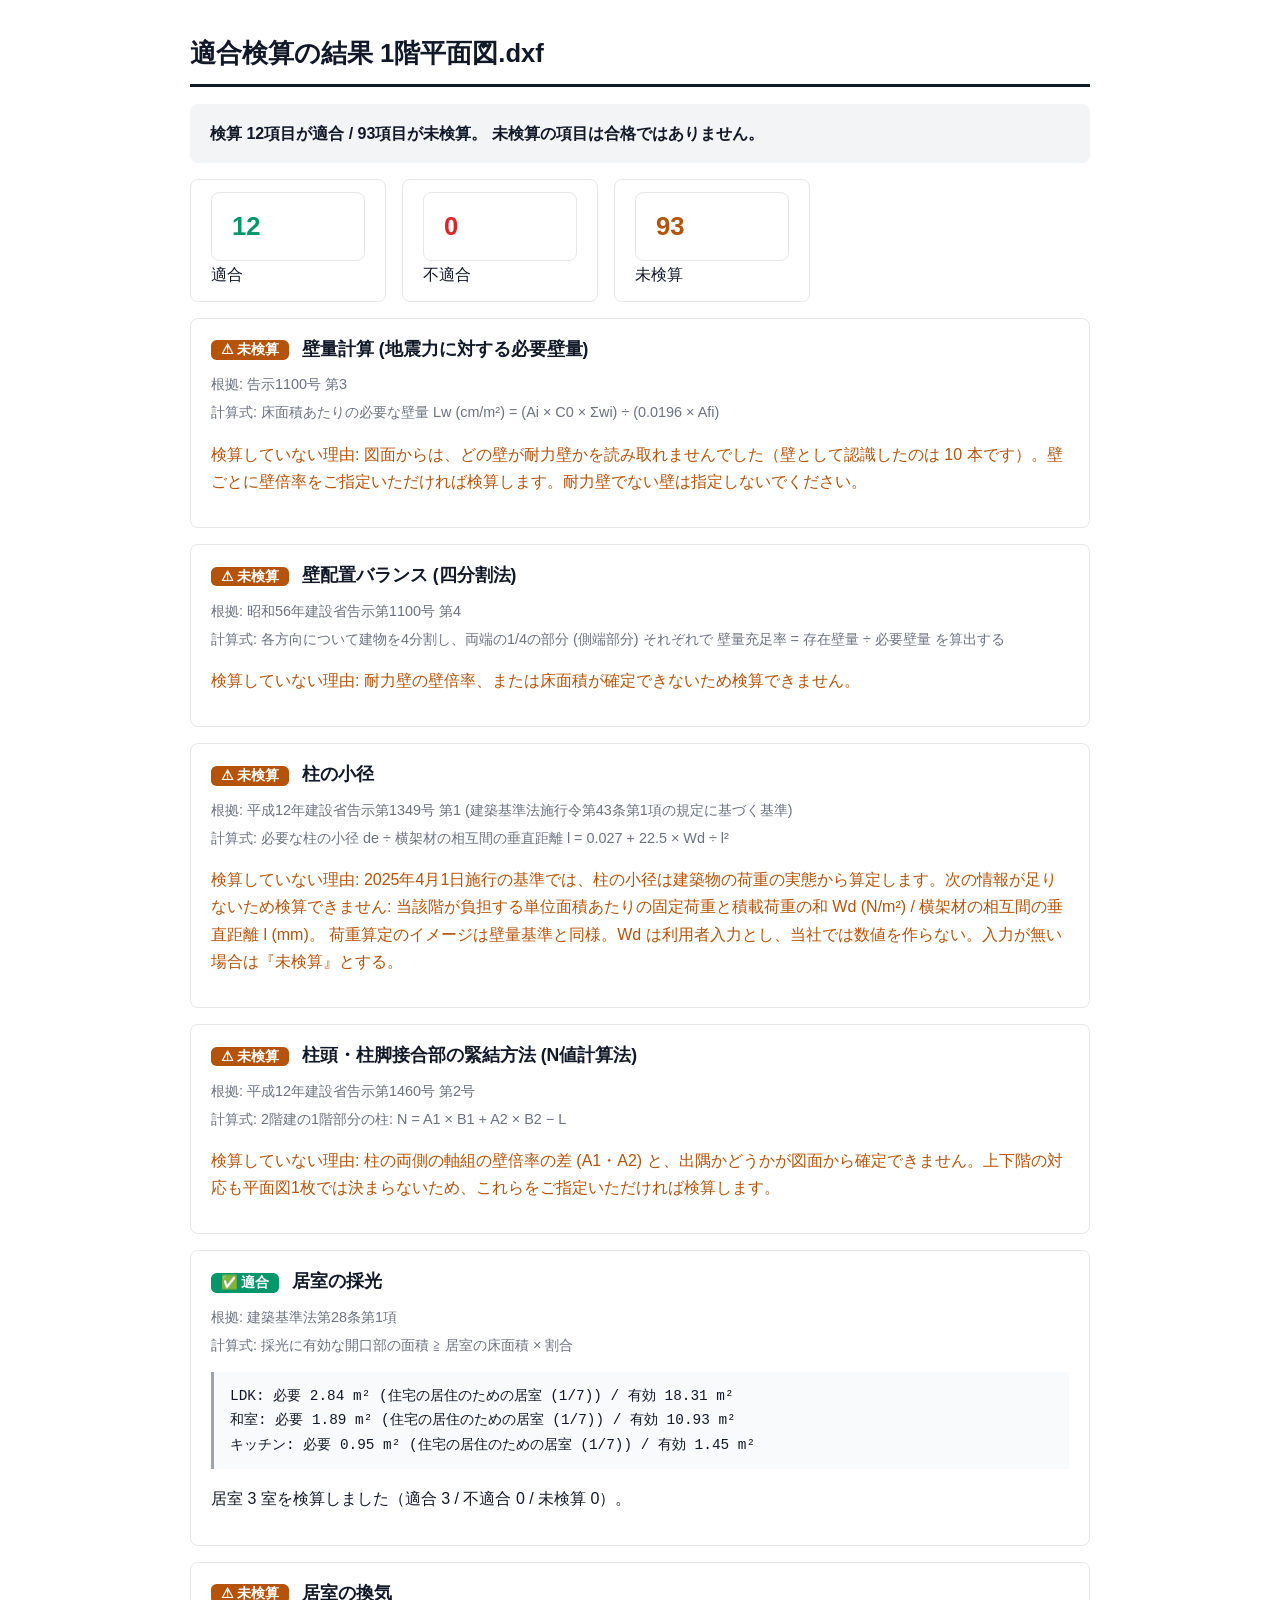
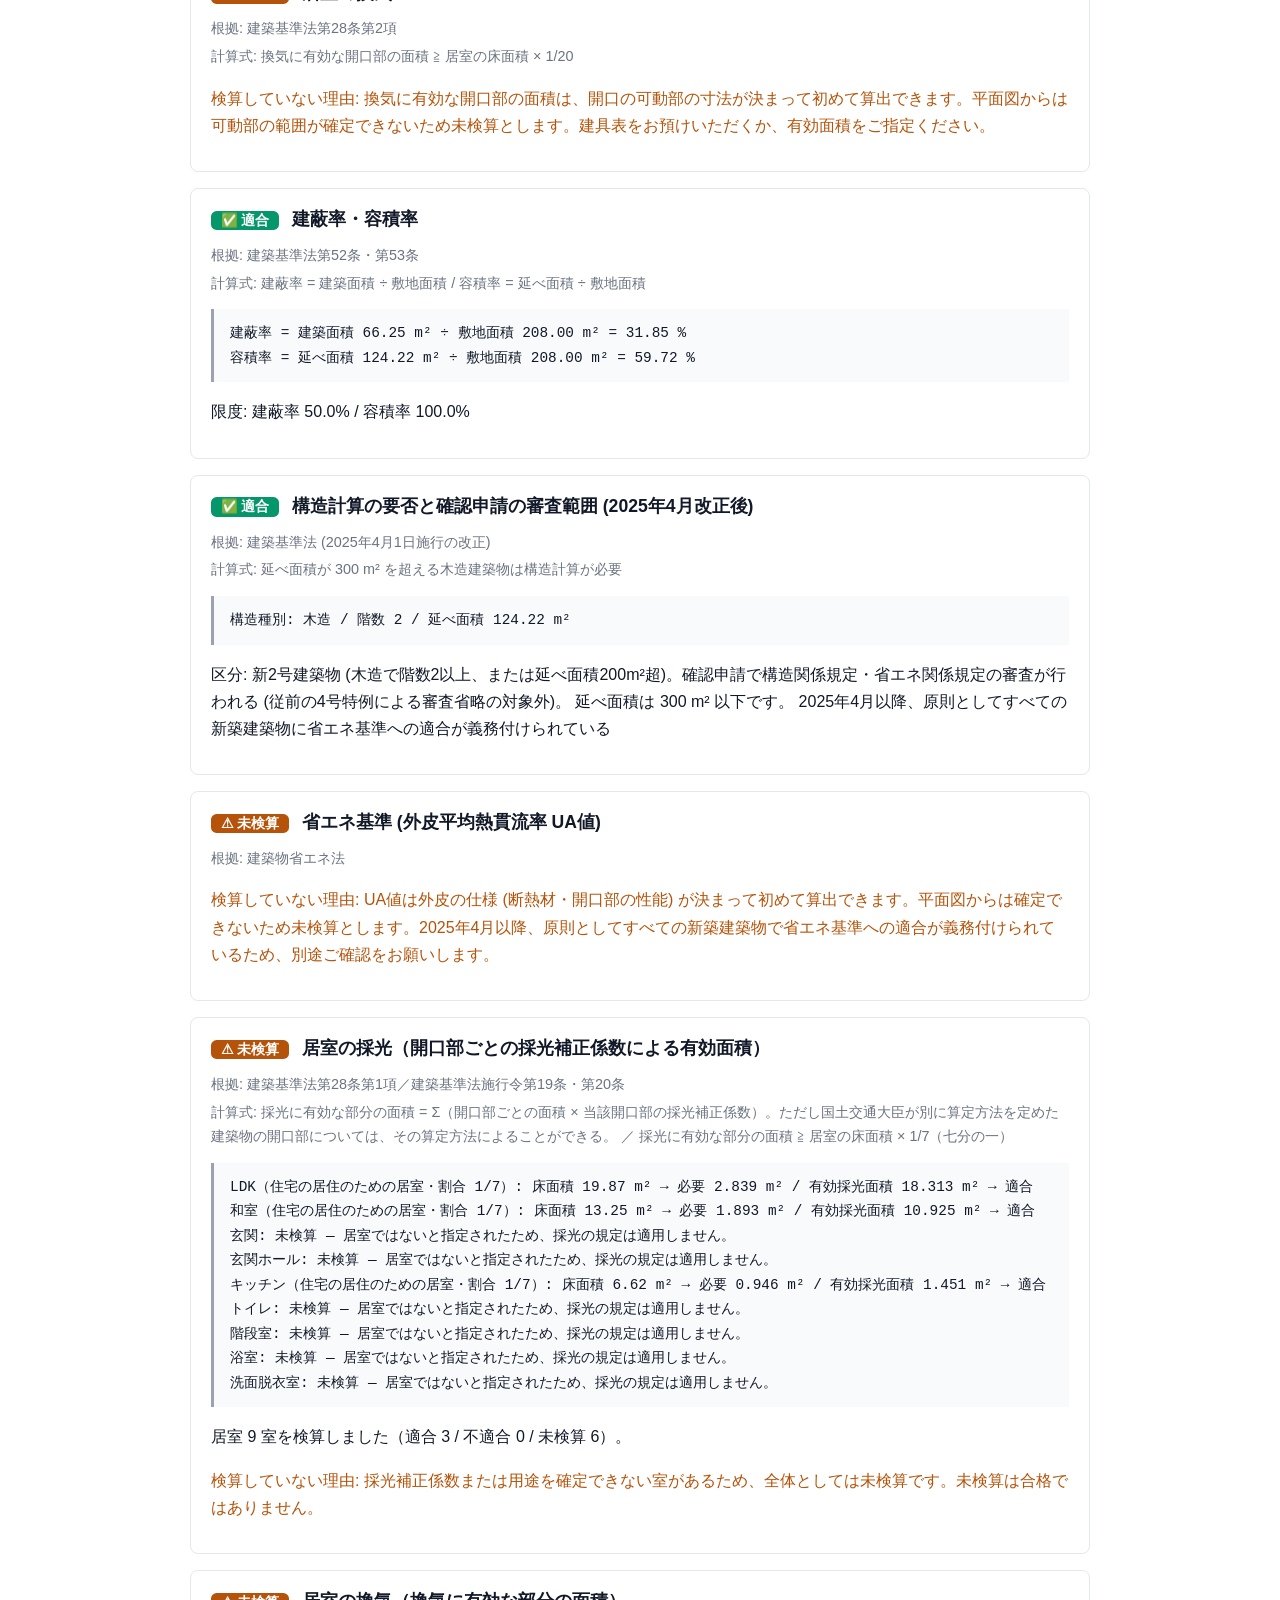
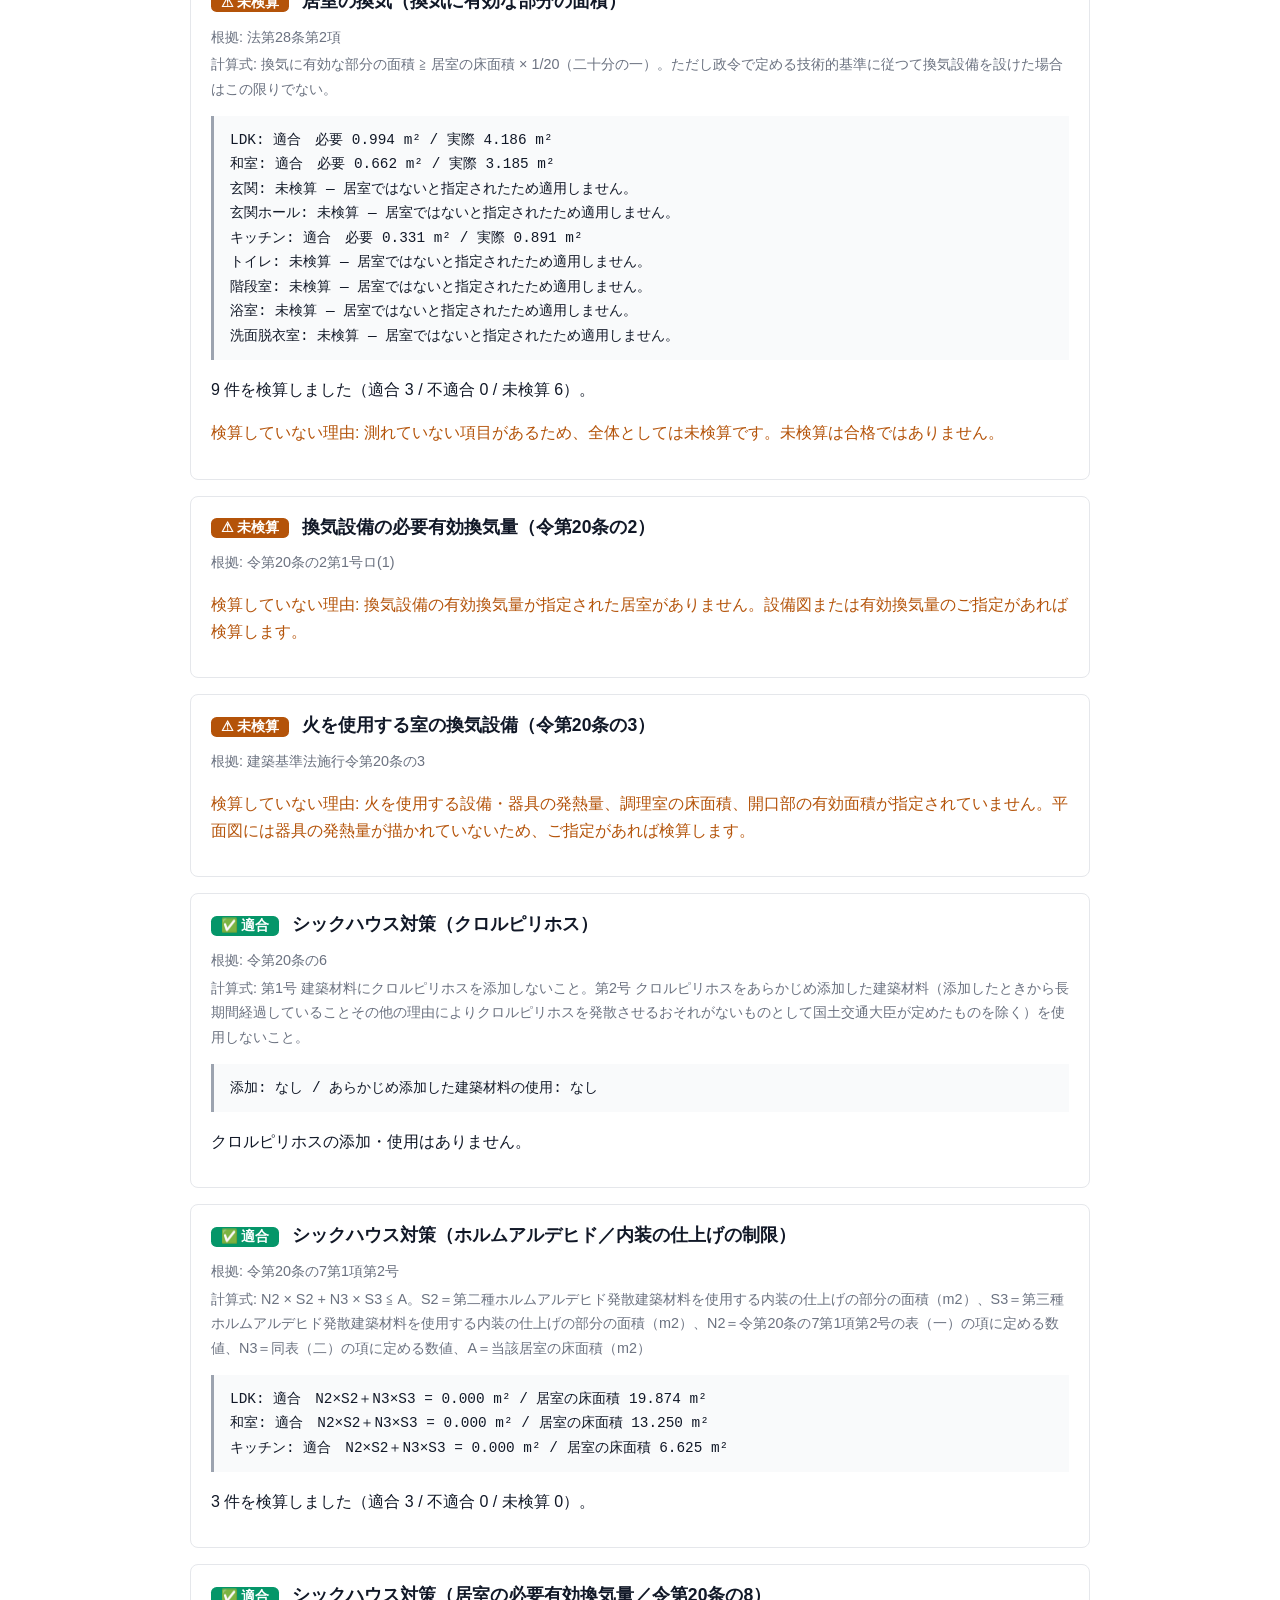
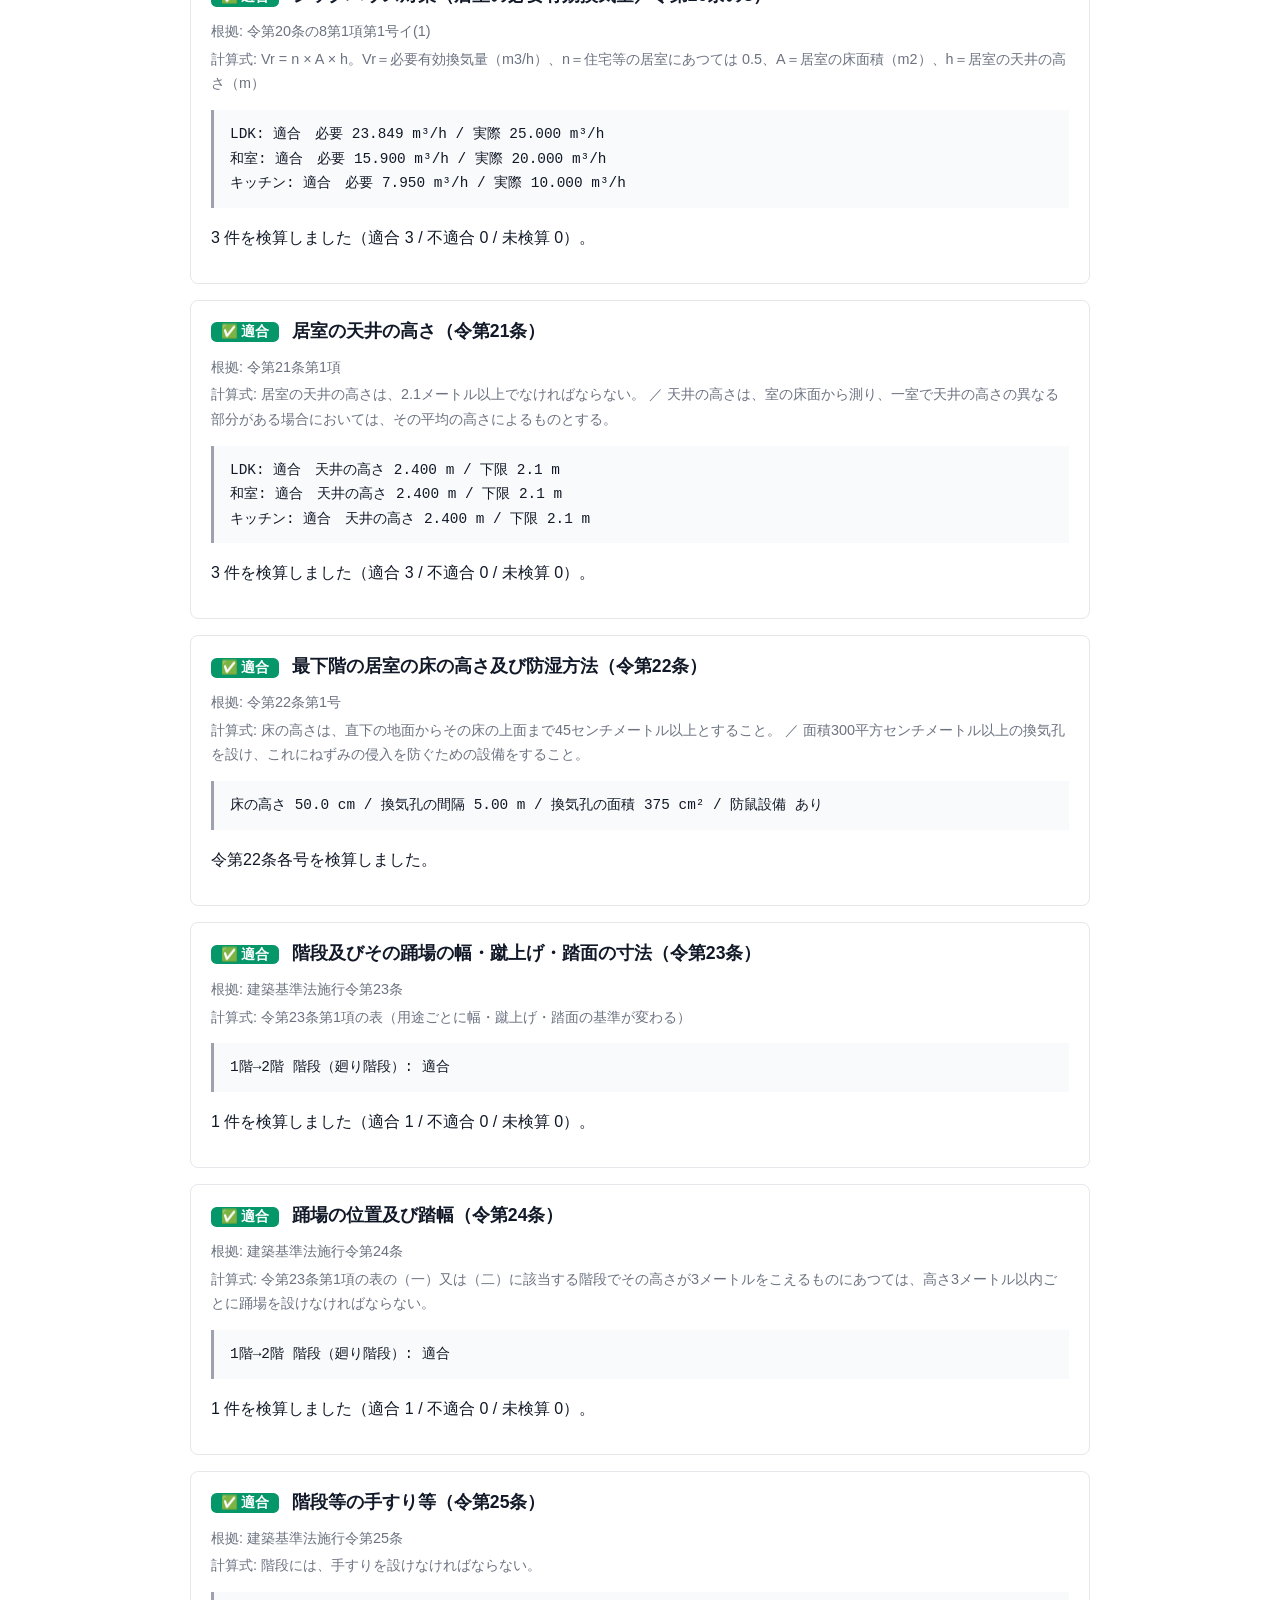
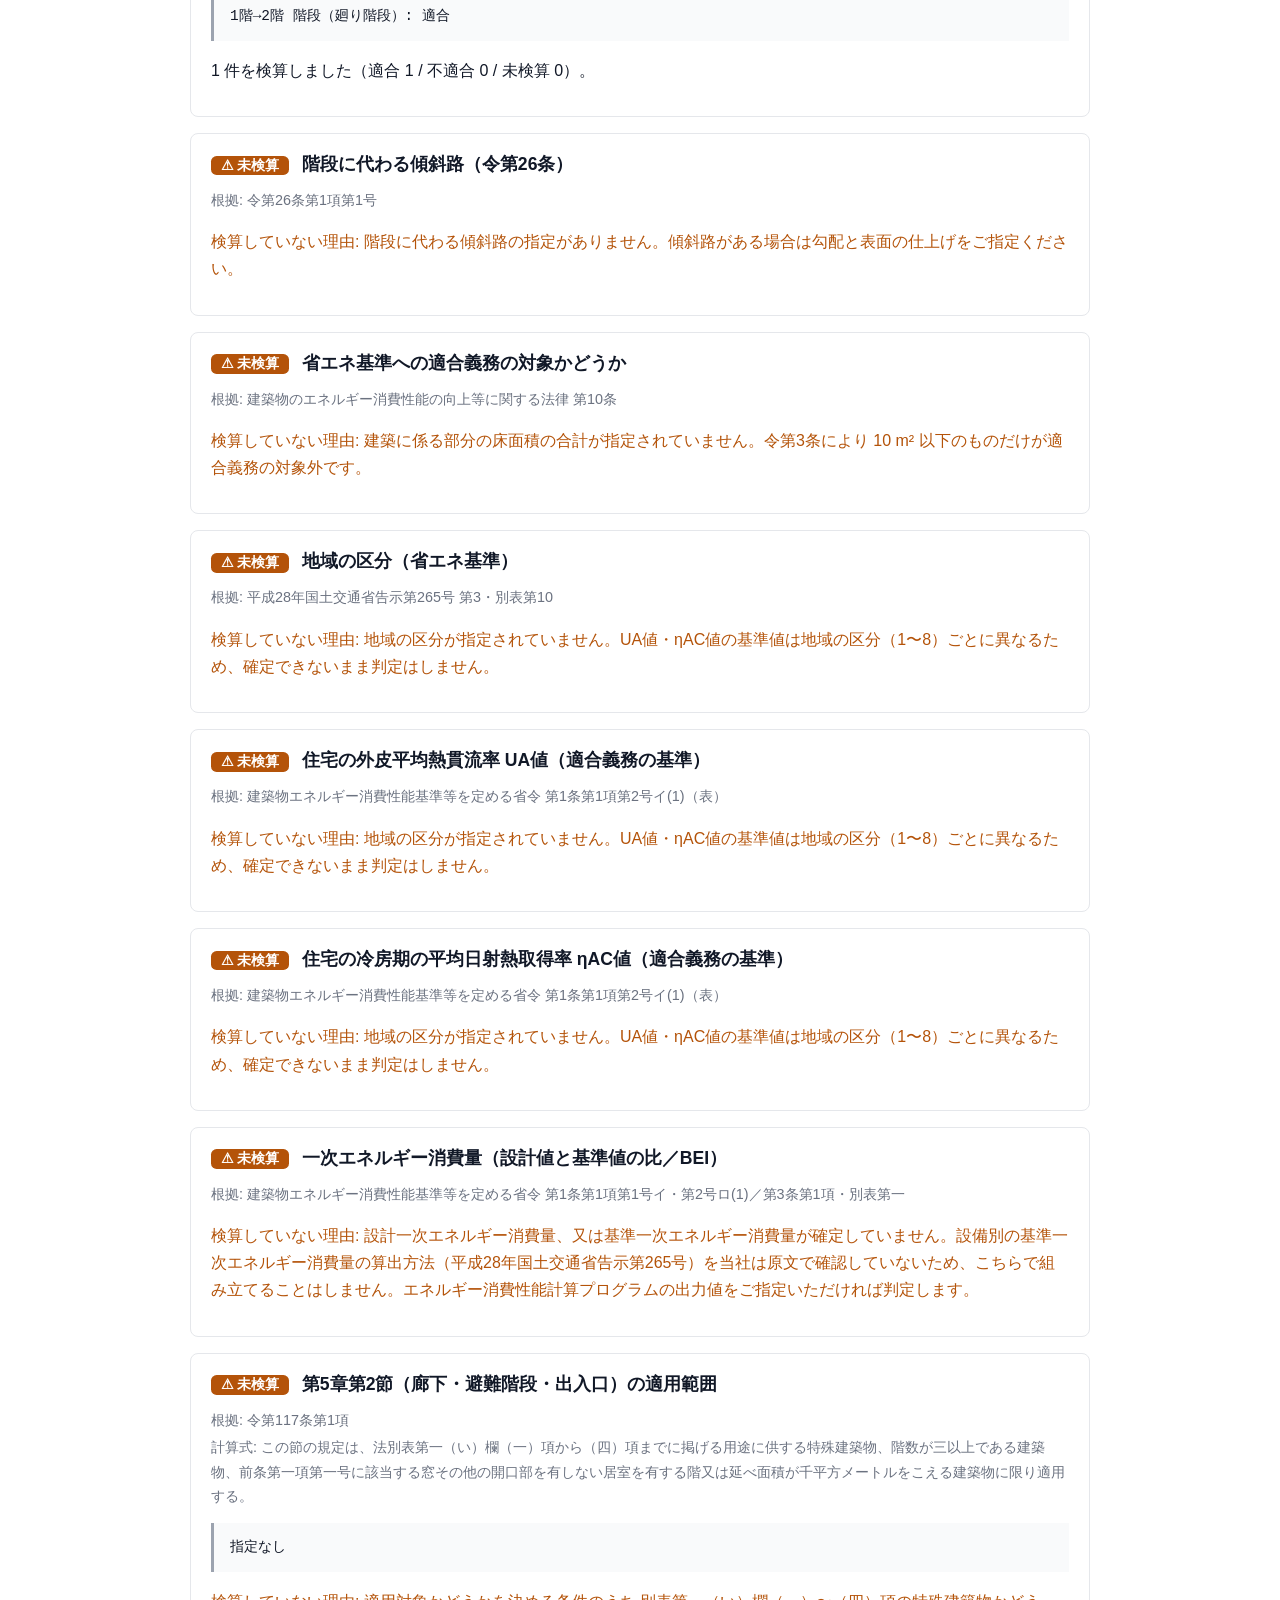
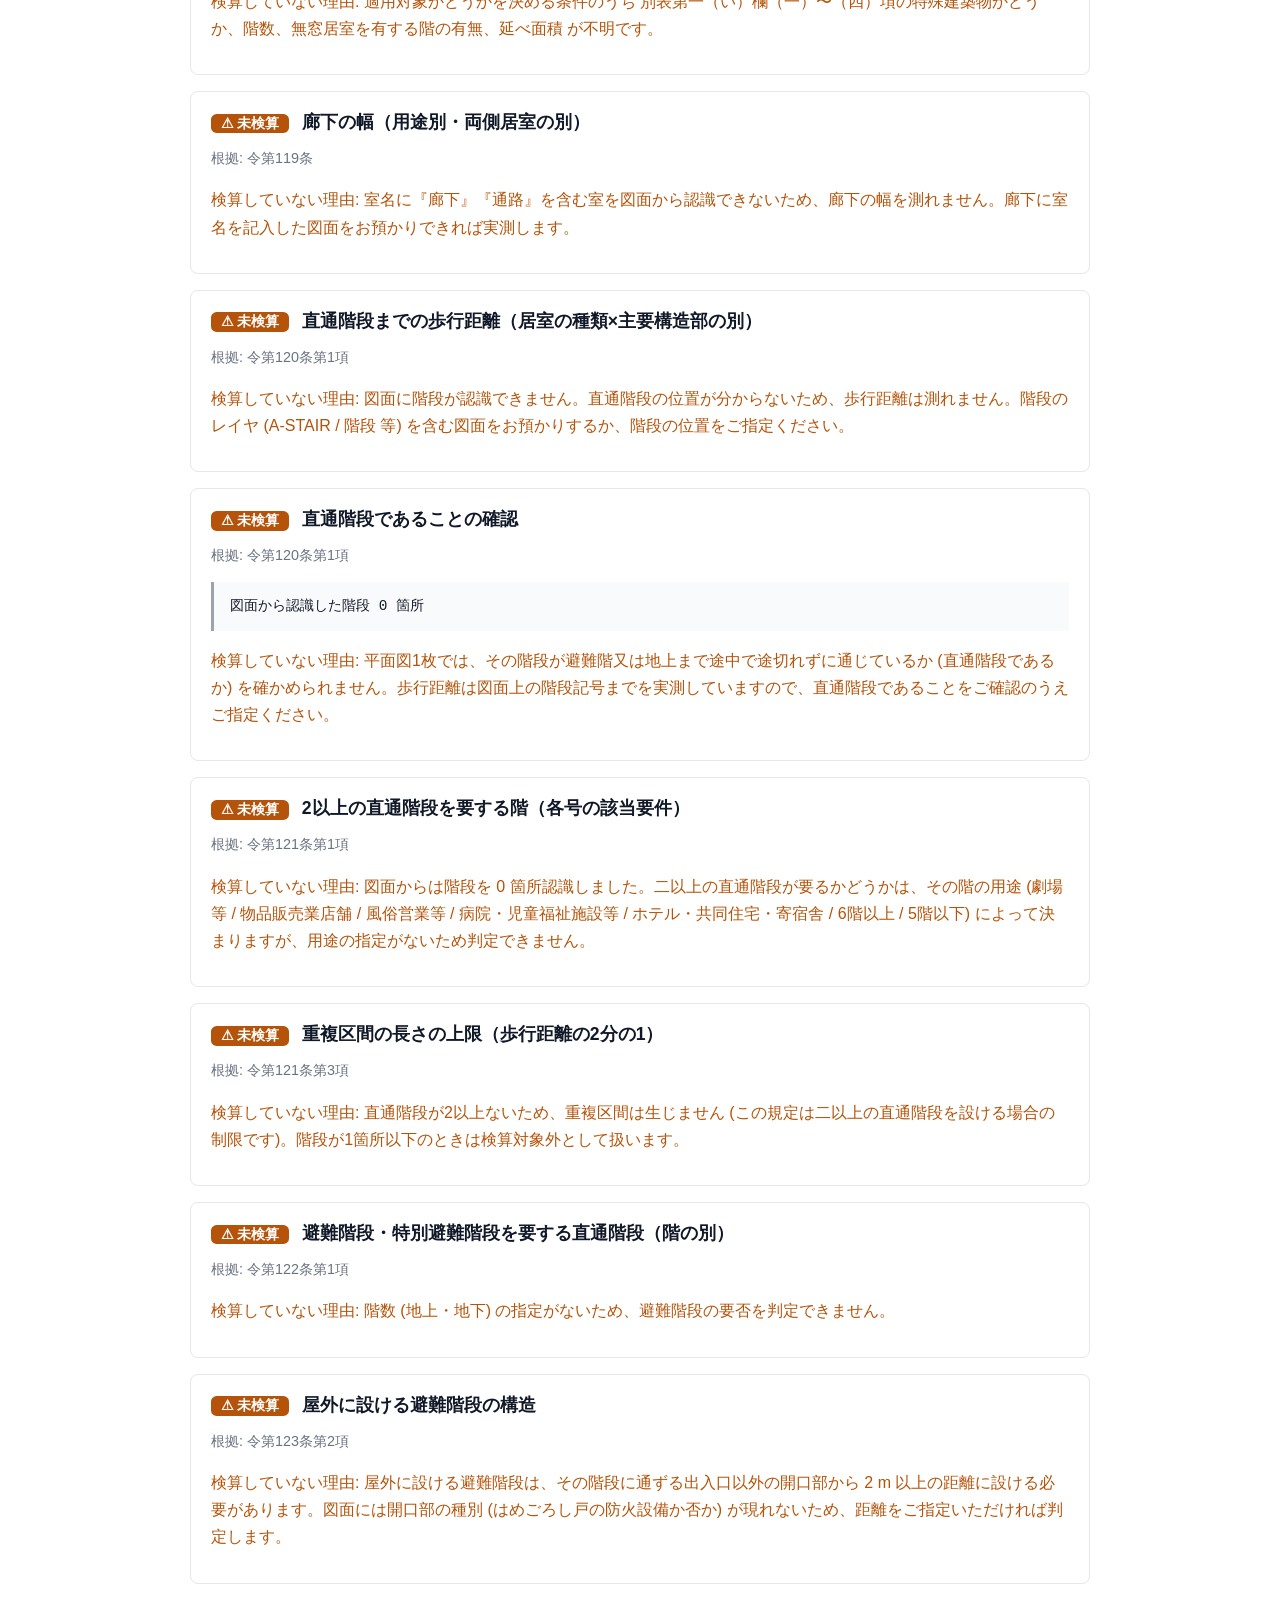
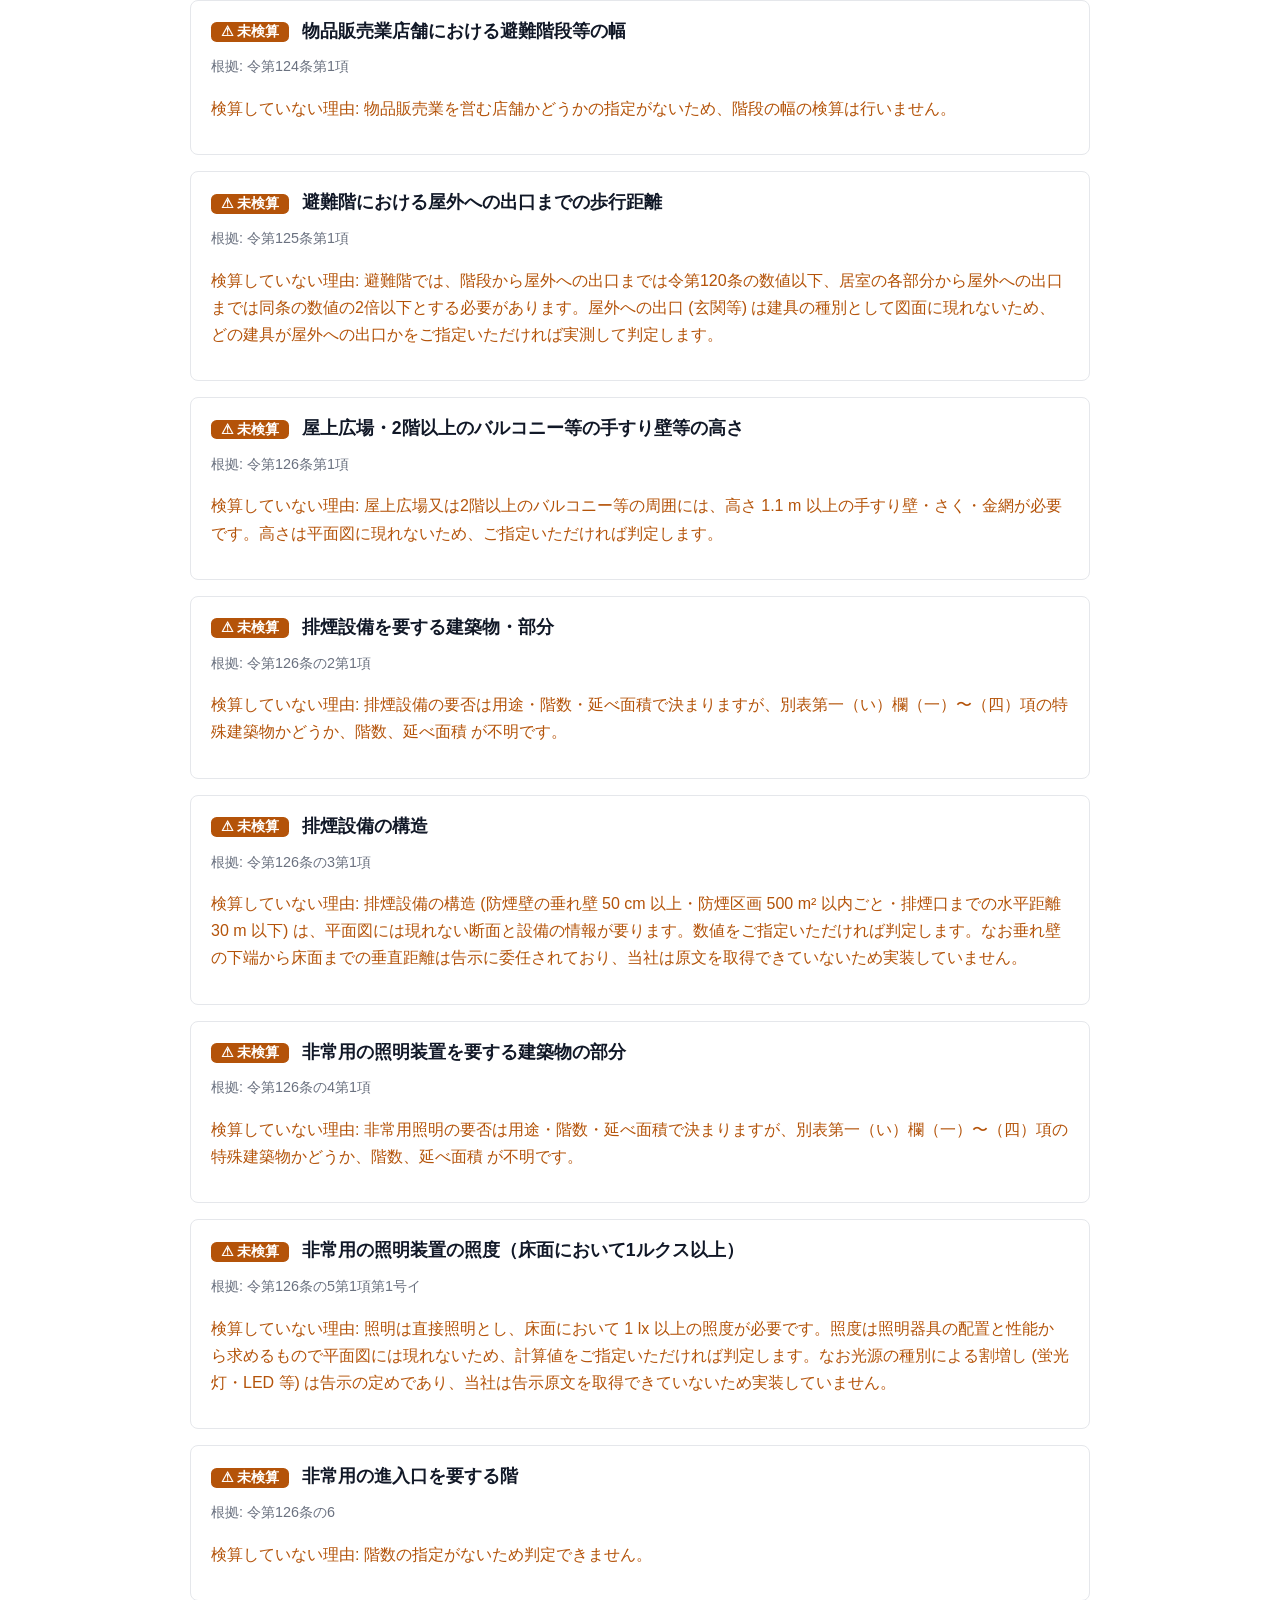
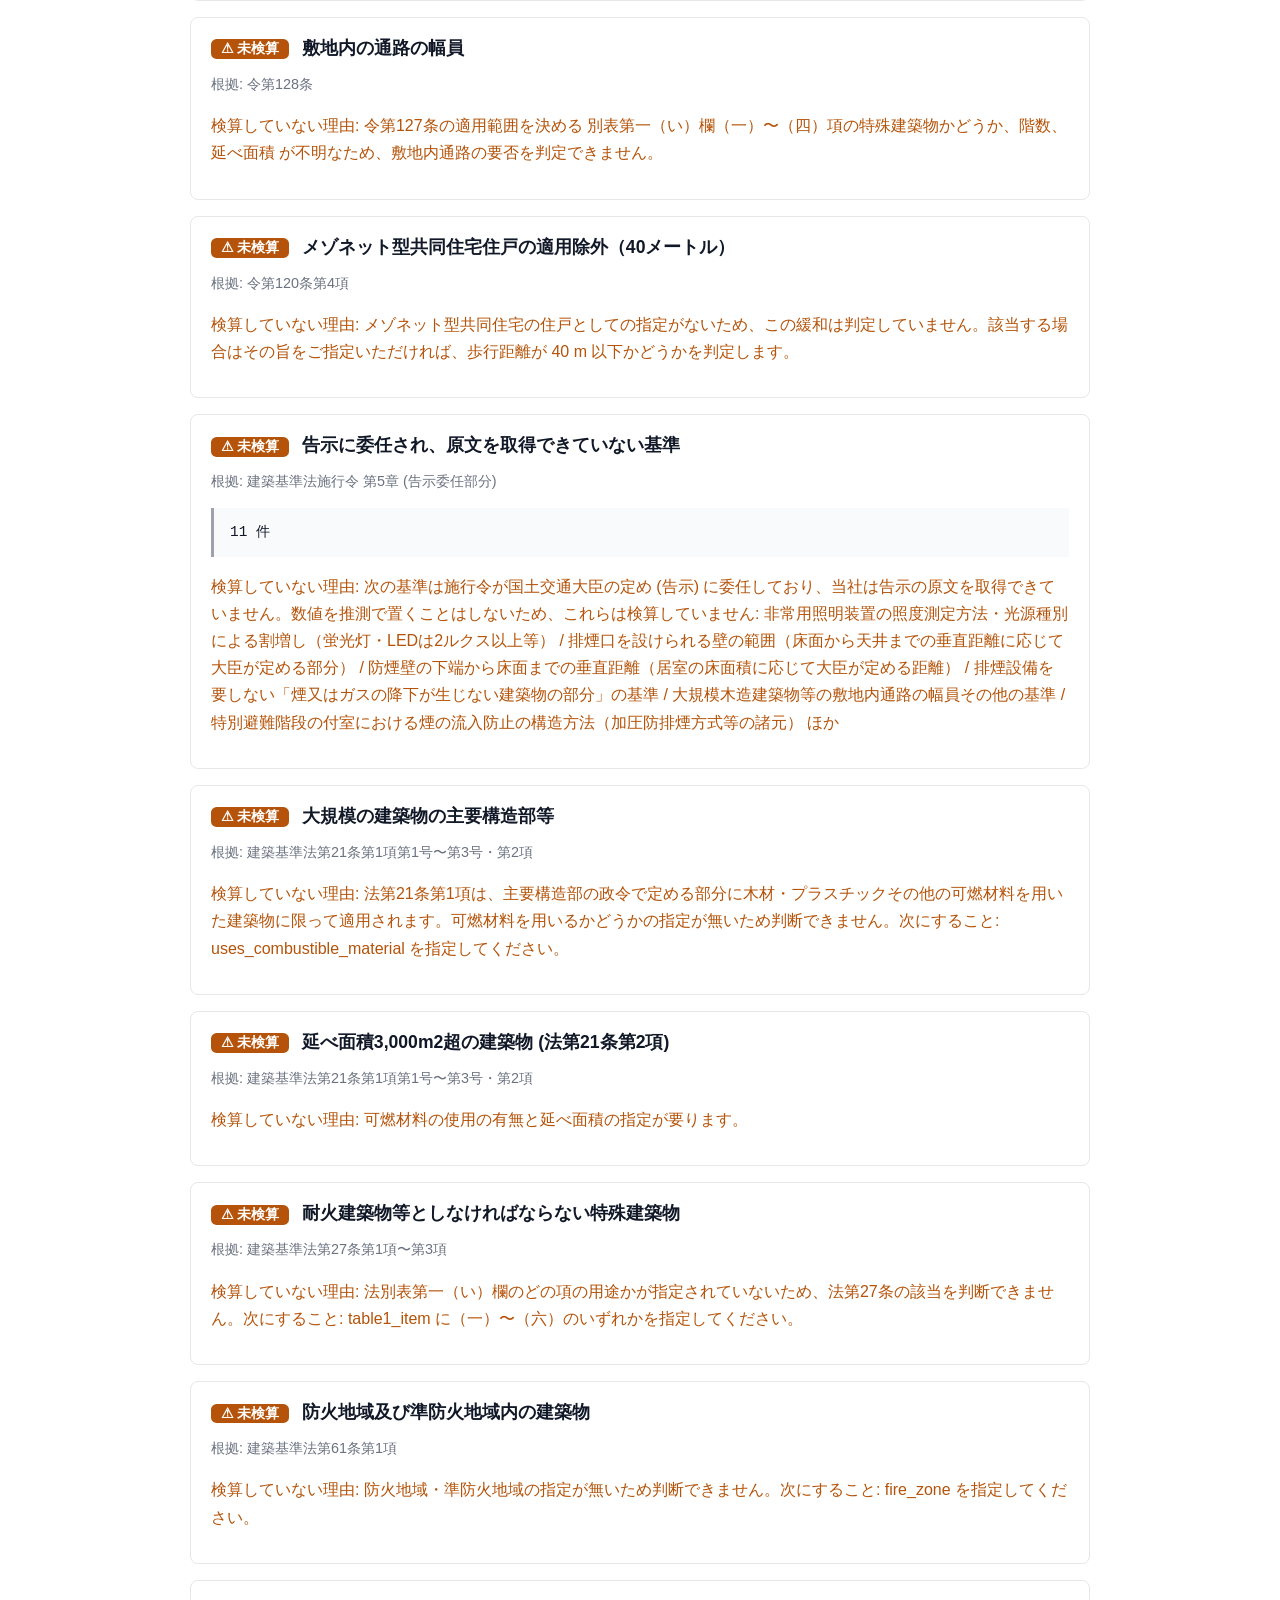
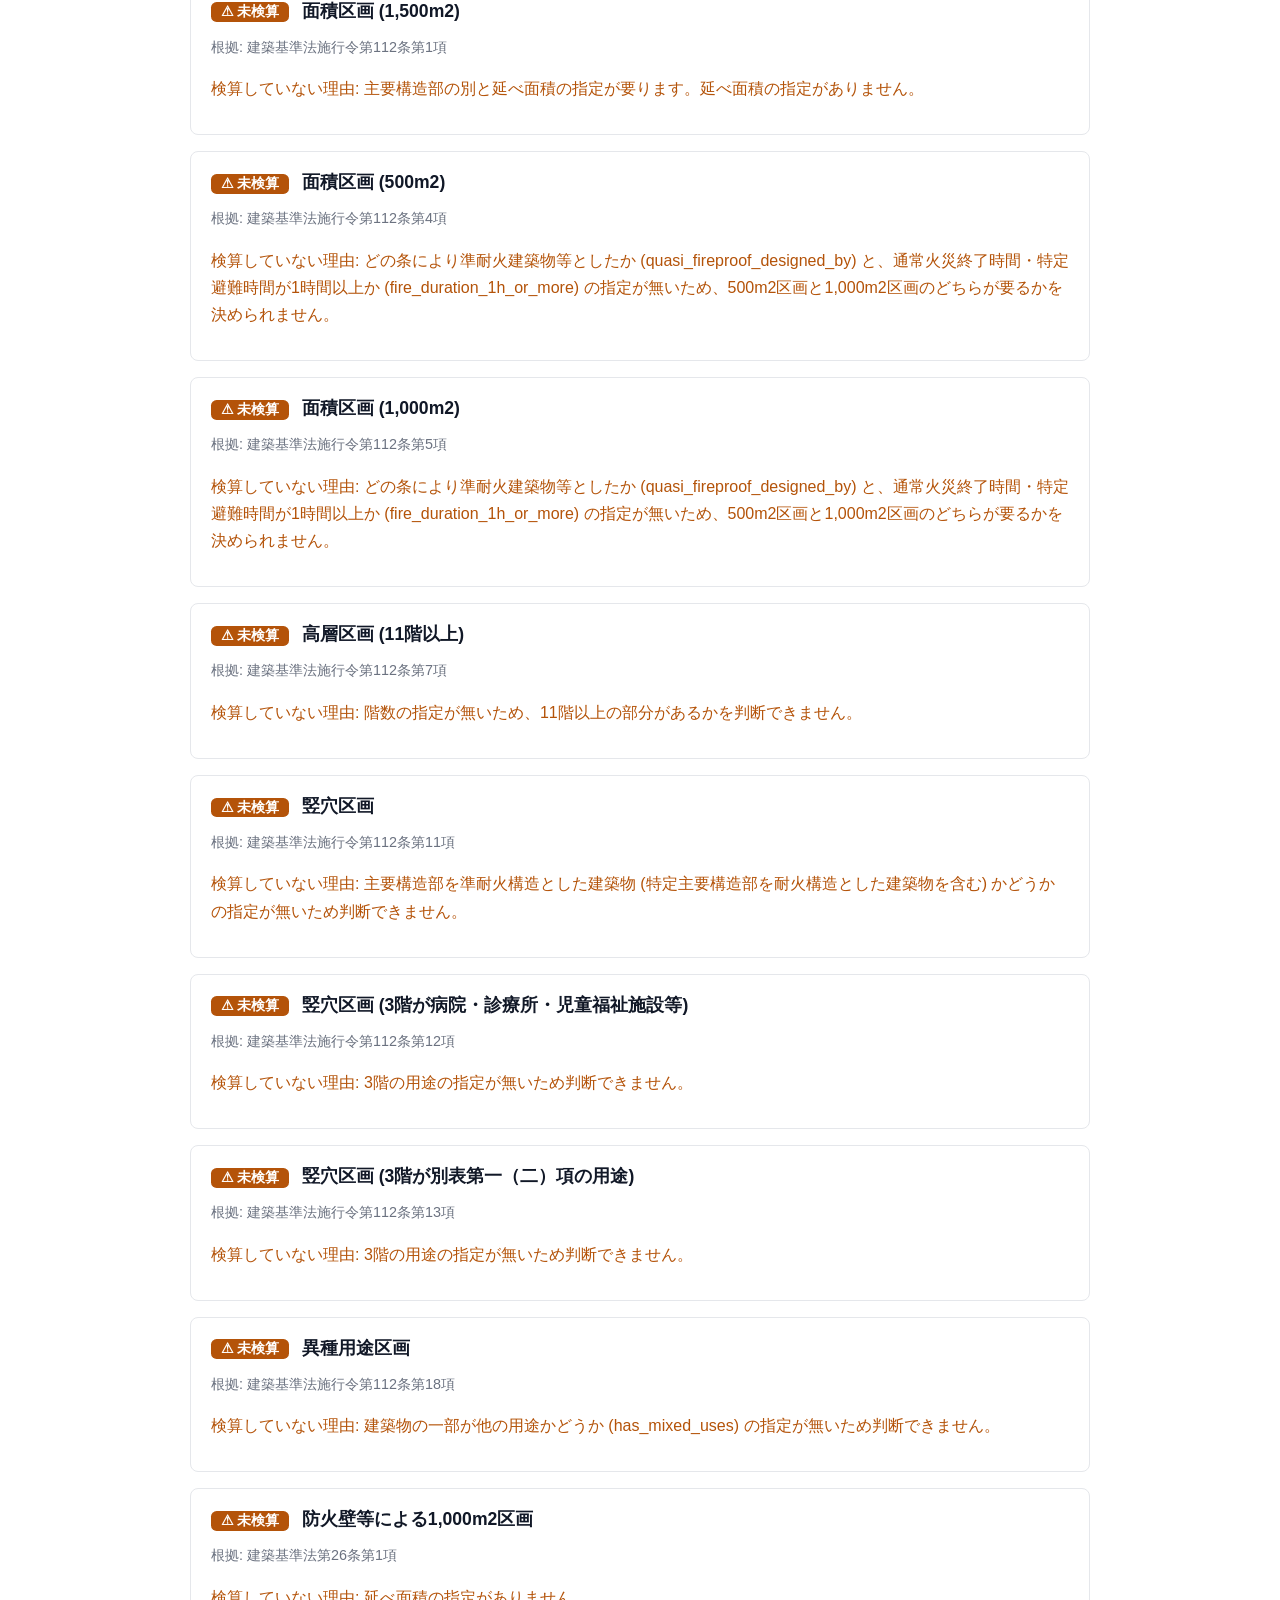
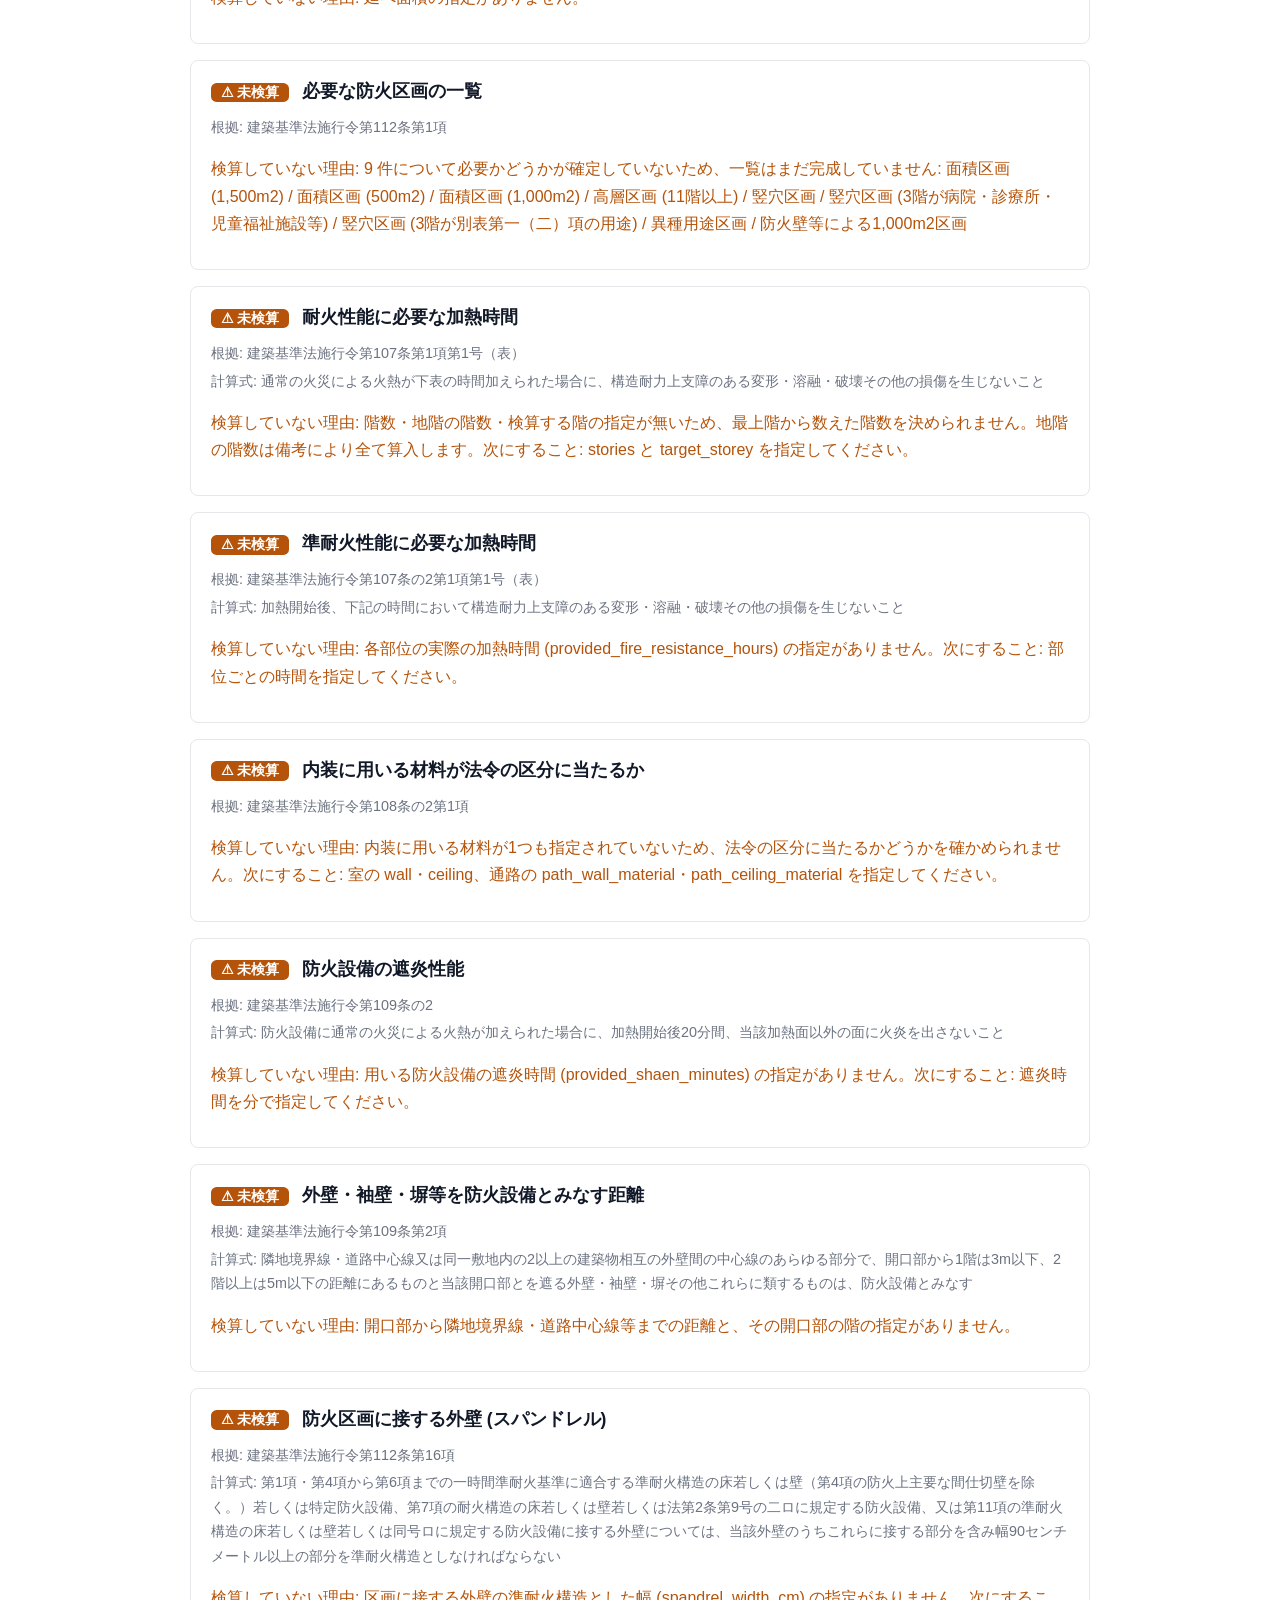
<file: reports/計-03_法令適合検算書_1階.html>
<!doctype html><html lang="ja"><head><meta charset="utf-8">
<title>適合検算の結果 1階平面図.dxf</title>
<style>
 body{font-family:"Hiragino Sans","Yu Gothic",sans-serif;max-width:900px;margin:2rem auto;padding:0 1rem;color:#111827;line-height:1.7}
 h1{font-size:1.6rem;border-bottom:3px solid #111827;padding-bottom:.5rem}
 h2{font-size:1.1rem;margin:0 0 .5rem}
 .summary{background:#f3f4f6;padding:1rem 1.25rem;border-radius:.5rem;font-weight:600}
 .counts{display:flex;gap:1rem;margin:1rem 0;flex-wrap:wrap}
 .counts div{background:#fff;border:1px solid #e5e7eb;border-radius:.5rem;padding:.75rem 1.25rem;min-width:7rem}
 .counts .n{font-size:1.6rem;font-weight:700}
 .check{border:1px solid #e5e7eb;border-radius:.5rem;padding:1rem 1.25rem;margin:1rem 0}
 .badge{color:#fff;padding:.15rem .6rem;border-radius:.35rem;font-size:.85rem;margin-right:.5rem}
 .meta{color:#6b7280;font-size:.9rem;margin:.2rem 0}
 .sub{background:#f9fafb;border-left:3px solid #9ca3af;padding:.75rem 1rem;white-space:pre-wrap;font-size:.9rem;overflow-x:auto}
 .reason{color:#b45309} .remedy{color:#dc2626;font-weight:600}
 footer{margin-top:2rem;padding-top:1rem;border-top:1px solid #e5e7eb;color:#6b7280;font-size:.85rem}
</style></head><body>
<main>
<h1>適合検算の結果 1階平面図.dxf</h1>
<p class="summary">検算 12項目が適合 / 93項目が未検算。 未検算の項目は合格ではありません。</p>
<div class="counts">
  <div><div class="n" style="color:#059669">12</div>適合</div>
  <div><div class="n" style="color:#dc2626">0</div>不適合</div>
  <div><div class="n" style="color:#b45309">93</div>未検算</div>
</div>

      <section class="check">
        <h2><span class="badge" style="background:#b45309">⚠ 未検算</span>
            壁量計算 (地震力に対する必要壁量)</h2>
        <p class="meta">根拠: 告示1100号 第3</p>
        <p class="meta">計算式: 床面積あたりの必要な壁量 Lw (cm/m²) = (Ai × C0 × Σwi) ÷ (0.0196 × Afi)</p>
        
        
        <p class="reason">検算していない理由: 図面からは、どの壁が耐力壁かを読み取れませんでした（壁として認識したのは 10 本です）。壁ごとに壁倍率をご指定いただければ検算します。耐力壁でない壁は指定しないでください。</p>
        
      </section>
      <section class="check">
        <h2><span class="badge" style="background:#b45309">⚠ 未検算</span>
            壁配置バランス (四分割法)</h2>
        <p class="meta">根拠: 昭和56年建設省告示第1100号 第4</p>
        <p class="meta">計算式: 各方向について建物を4分割し、両端の1/4の部分 (側端部分) それぞれで 壁量充足率 = 存在壁量 ÷ 必要壁量 を算出する</p>
        
        
        <p class="reason">検算していない理由: 耐力壁の壁倍率、または床面積が確定できないため検算できません。</p>
        
      </section>
      <section class="check">
        <h2><span class="badge" style="background:#b45309">⚠ 未検算</span>
            柱の小径</h2>
        <p class="meta">根拠: 平成12年建設省告示第1349号 第1 (建築基準法施行令第43条第1項の規定に基づく基準)</p>
        <p class="meta">計算式: 必要な柱の小径 de ÷ 横架材の相互間の垂直距離 l = 0.027 + 22.5 × Wd ÷ l²</p>
        
        
        <p class="reason">検算していない理由: 2025年4月1日施行の基準では、柱の小径は建築物の荷重の実態から算定します。次の情報が足りないため検算できません: 当該階が負担する単位面積あたりの固定荷重と積載荷重の和 Wd (N/m²) / 横架材の相互間の垂直距離 l (mm)。
荷重算定のイメージは壁量基準と同様。Wd は利用者入力とし、当社では数値を作らない。入力が無い場合は『未検算』とする。</p>
        
      </section>
      <section class="check">
        <h2><span class="badge" style="background:#b45309">⚠ 未検算</span>
            柱頭・柱脚接合部の緊結方法 (N値計算法)</h2>
        <p class="meta">根拠: 平成12年建設省告示第1460号 第2号</p>
        <p class="meta">計算式: 2階建の1階部分の柱: N = A1 × B1 + A2 × B2 − L</p>
        
        
        <p class="reason">検算していない理由: 柱の両側の軸組の壁倍率の差 (A1・A2) と、出隅かどうかが図面から確定できません。上下階の対応も平面図1枚では決まらないため、これらをご指定いただければ検算します。</p>
        
      </section>
      <section class="check">
        <h2><span class="badge" style="background:#059669">✅ 適合</span>
            居室の採光</h2>
        <p class="meta">根拠: 建築基準法第28条第1項</p>
        <p class="meta">計算式: 採光に有効な開口部の面積 ≧ 居室の床面積 × 割合</p>
        <pre class="sub">LDK: 必要 2.84 m² (住宅の居住のための居室 (1/7)) / 有効 18.31 m²
和室: 必要 1.89 m² (住宅の居住のための居室 (1/7)) / 有効 10.93 m²
キッチン: 必要 0.95 m² (住宅の居住のための居室 (1/7)) / 有効 1.45 m²</pre>
        <p>居室 3 室を検算しました（適合 3 / 不適合 0 / 未検算 0）。</p>
        
        
      </section>
      <section class="check">
        <h2><span class="badge" style="background:#b45309">⚠ 未検算</span>
            居室の換気</h2>
        <p class="meta">根拠: 建築基準法第28条第2項</p>
        <p class="meta">計算式: 換気に有効な開口部の面積 ≧ 居室の床面積 × 1/20</p>
        
        
        <p class="reason">検算していない理由: 換気に有効な開口部の面積は、開口の可動部の寸法が決まって初めて算出できます。平面図からは可動部の範囲が確定できないため未検算とします。建具表をお預けいただくか、有効面積をご指定ください。</p>
        
      </section>
      <section class="check">
        <h2><span class="badge" style="background:#059669">✅ 適合</span>
            建蔽率・容積率</h2>
        <p class="meta">根拠: 建築基準法第52条・第53条</p>
        <p class="meta">計算式: 建蔽率 = 建築面積 ÷ 敷地面積 / 容積率 = 延べ面積 ÷ 敷地面積</p>
        <pre class="sub">建蔽率 = 建築面積 66.25 m² ÷ 敷地面積 208.00 m² = 31.85 %
容積率 = 延べ面積 124.22 m² ÷ 敷地面積 208.00 m² = 59.72 %</pre>
        <p>限度: 建蔽率 50.0% / 容積率 100.0%</p>
        
        
      </section>
      <section class="check">
        <h2><span class="badge" style="background:#059669">✅ 適合</span>
            構造計算の要否と確認申請の審査範囲 (2025年4月改正後)</h2>
        <p class="meta">根拠: 建築基準法 (2025年4月1日施行の改正)</p>
        <p class="meta">計算式: 延べ面積が 300 m² を超える木造建築物は構造計算が必要</p>
        <pre class="sub">構造種別: 木造 / 階数 2 / 延べ面積 124.22 m²</pre>
        <p>区分: 新2号建築物 (木造で階数2以上、または延べ面積200m²超)。確認申請で構造関係規定・省エネ関係規定の審査が行われる (従前の4号特例による審査省略の対象外)。 延べ面積は 300 m² 以下です。 2025年4月以降、原則としてすべての新築建築物に省エネ基準への適合が義務付けられている</p>
        
        
      </section>
      <section class="check">
        <h2><span class="badge" style="background:#b45309">⚠ 未検算</span>
            省エネ基準 (外皮平均熱貫流率 UA値)</h2>
        <p class="meta">根拠: 建築物省エネ法</p>
        
        
        
        <p class="reason">検算していない理由: UA値は外皮の仕様 (断熱材・開口部の性能) が決まって初めて算出できます。平面図からは確定できないため未検算とします。2025年4月以降、原則としてすべての新築建築物で省エネ基準への適合が義務付けられているため、別途ご確認をお願いします。</p>
        
      </section>
      <section class="check">
        <h2><span class="badge" style="background:#b45309">⚠ 未検算</span>
            居室の採光（開口部ごとの採光補正係数による有効面積）</h2>
        <p class="meta">根拠: 建築基準法第28条第1項／建築基準法施行令第19条・第20条</p>
        <p class="meta">計算式: 採光に有効な部分の面積 = Σ（開口部ごとの面積 × 当該開口部の採光補正係数）。ただし国土交通大臣が別に算定方法を定めた建築物の開口部については、その算定方法によることができる。 ／ 採光に有効な部分の面積 ≧ 居室の床面積 × 1/7（七分の一）</p>
        <pre class="sub">LDK（住宅の居住のための居室・割合 1/7）: 床面積 19.87 m² → 必要 2.839 m² / 有効採光面積 18.313 m² → 適合
和室（住宅の居住のための居室・割合 1/7）: 床面積 13.25 m² → 必要 1.893 m² / 有効採光面積 10.925 m² → 適合
玄関: 未検算 — 居室ではないと指定されたため、採光の規定は適用しません。
玄関ホール: 未検算 — 居室ではないと指定されたため、採光の規定は適用しません。
キッチン（住宅の居住のための居室・割合 1/7）: 床面積 6.62 m² → 必要 0.946 m² / 有効採光面積 1.451 m² → 適合
トイレ: 未検算 — 居室ではないと指定されたため、採光の規定は適用しません。
階段室: 未検算 — 居室ではないと指定されたため、採光の規定は適用しません。
浴室: 未検算 — 居室ではないと指定されたため、採光の規定は適用しません。
洗面脱衣室: 未検算 — 居室ではないと指定されたため、採光の規定は適用しません。</pre>
        <p>居室 9 室を検算しました（適合 3 / 不適合 0 / 未検算 6）。</p>
        <p class="reason">検算していない理由: 採光補正係数または用途を確定できない室があるため、全体としては未検算です。未検算は合格ではありません。</p>
        
      </section>
      <section class="check">
        <h2><span class="badge" style="background:#b45309">⚠ 未検算</span>
            居室の換気（換気に有効な部分の面積）</h2>
        <p class="meta">根拠: 法第28条第2項</p>
        <p class="meta">計算式: 換気に有効な部分の面積 ≧ 居室の床面積 × 1/20（二十分の一）。ただし政令で定める技術的基準に従つて換気設備を設けた場合はこの限りでない。</p>
        <pre class="sub">LDK: 適合　必要 0.994 m² / 実際 4.186 m²
和室: 適合　必要 0.662 m² / 実際 3.185 m²
玄関: 未検算 — 居室ではないと指定されたため適用しません。
玄関ホール: 未検算 — 居室ではないと指定されたため適用しません。
キッチン: 適合　必要 0.331 m² / 実際 0.891 m²
トイレ: 未検算 — 居室ではないと指定されたため適用しません。
階段室: 未検算 — 居室ではないと指定されたため適用しません。
浴室: 未検算 — 居室ではないと指定されたため適用しません。
洗面脱衣室: 未検算 — 居室ではないと指定されたため適用しません。</pre>
        <p>9 件を検算しました（適合 3 / 不適合 0 / 未検算 6）。</p>
        <p class="reason">検算していない理由: 測れていない項目があるため、全体としては未検算です。未検算は合格ではありません。</p>
        
      </section>
      <section class="check">
        <h2><span class="badge" style="background:#b45309">⚠ 未検算</span>
            換気設備の必要有効換気量（令第20条の2）</h2>
        <p class="meta">根拠: 令第20条の2第1号ロ(1)</p>
        
        
        
        <p class="reason">検算していない理由: 換気設備の有効換気量が指定された居室がありません。設備図または有効換気量のご指定があれば検算します。</p>
        
      </section>
      <section class="check">
        <h2><span class="badge" style="background:#b45309">⚠ 未検算</span>
            火を使用する室の換気設備（令第20条の3）</h2>
        <p class="meta">根拠: 建築基準法施行令第20条の3</p>
        
        
        
        <p class="reason">検算していない理由: 火を使用する設備・器具の発熱量、調理室の床面積、開口部の有効面積が指定されていません。平面図には器具の発熱量が描かれていないため、ご指定があれば検算します。</p>
        
      </section>
      <section class="check">
        <h2><span class="badge" style="background:#059669">✅ 適合</span>
            シックハウス対策（クロルピリホス）</h2>
        <p class="meta">根拠: 令第20条の6</p>
        <p class="meta">計算式: 第1号 建築材料にクロルピリホスを添加しないこと。第2号 クロルピリホスをあらかじめ添加した建築材料（添加したときから長期間経過していることその他の理由によりクロルピリホスを発散させるおそれがないものとして国土交通大臣が定めたものを除く）を使用しないこと。</p>
        <pre class="sub">添加: なし / あらかじめ添加した建築材料の使用: なし</pre>
        <p>クロルピリホスの添加・使用はありません。</p>
        
        
      </section>
      <section class="check">
        <h2><span class="badge" style="background:#059669">✅ 適合</span>
            シックハウス対策（ホルムアルデヒド／内装の仕上げの制限）</h2>
        <p class="meta">根拠: 令第20条の7第1項第2号</p>
        <p class="meta">計算式: N2 × S2 + N3 × S3 ≦ A。S2＝第二種ホルムアルデヒド発散建築材料を使用する内装の仕上げの部分の面積（m2）、S3＝第三種ホルムアルデヒド発散建築材料を使用する内装の仕上げの部分の面積（m2）、N2＝令第20条の7第1項第2号の表（一）の項に定める数値、N3＝同表（二）の項に定める数値、A＝当該居室の床面積（m2）</p>
        <pre class="sub">LDK: 適合　N2×S2＋N3×S3 = 0.000 m² / 居室の床面積 19.874 m²
和室: 適合　N2×S2＋N3×S3 = 0.000 m² / 居室の床面積 13.250 m²
キッチン: 適合　N2×S2＋N3×S3 = 0.000 m² / 居室の床面積 6.625 m²</pre>
        <p>3 件を検算しました（適合 3 / 不適合 0 / 未検算 0）。</p>
        
        
      </section>
      <section class="check">
        <h2><span class="badge" style="background:#059669">✅ 適合</span>
            シックハウス対策（居室の必要有効換気量／令第20条の8）</h2>
        <p class="meta">根拠: 令第20条の8第1項第1号イ(1)</p>
        <p class="meta">計算式: Vr = n × A × h。Vr＝必要有効換気量（m3/h）、n＝住宅等の居室にあつては 0.5、A＝居室の床面積（m2）、h＝居室の天井の高さ（m）</p>
        <pre class="sub">LDK: 適合　必要 23.849 m³/h / 実際 25.000 m³/h
和室: 適合　必要 15.900 m³/h / 実際 20.000 m³/h
キッチン: 適合　必要 7.950 m³/h / 実際 10.000 m³/h</pre>
        <p>3 件を検算しました（適合 3 / 不適合 0 / 未検算 0）。</p>
        
        
      </section>
      <section class="check">
        <h2><span class="badge" style="background:#059669">✅ 適合</span>
            居室の天井の高さ（令第21条）</h2>
        <p class="meta">根拠: 令第21条第1項</p>
        <p class="meta">計算式: 居室の天井の高さは、2.1メートル以上でなければならない。 ／ 天井の高さは、室の床面から測り、一室で天井の高さの異なる部分がある場合においては、その平均の高さによるものとする。</p>
        <pre class="sub">LDK: 適合　天井の高さ 2.400 m / 下限 2.1 m
和室: 適合　天井の高さ 2.400 m / 下限 2.1 m
キッチン: 適合　天井の高さ 2.400 m / 下限 2.1 m</pre>
        <p>3 件を検算しました（適合 3 / 不適合 0 / 未検算 0）。</p>
        
        
      </section>
      <section class="check">
        <h2><span class="badge" style="background:#059669">✅ 適合</span>
            最下階の居室の床の高さ及び防湿方法（令第22条）</h2>
        <p class="meta">根拠: 令第22条第1号</p>
        <p class="meta">計算式: 床の高さは、直下の地面からその床の上面まで45センチメートル以上とすること。 ／ 面積300平方センチメートル以上の換気孔を設け、これにねずみの侵入を防ぐための設備をすること。</p>
        <pre class="sub">床の高さ 50.0 cm / 換気孔の間隔 5.00 m / 換気孔の面積 375 cm² / 防鼠設備 あり</pre>
        <p>令第22条各号を検算しました。</p>
        
        
      </section>
      <section class="check">
        <h2><span class="badge" style="background:#059669">✅ 適合</span>
            階段及びその踊場の幅・蹴上げ・踏面の寸法（令第23条）</h2>
        <p class="meta">根拠: 建築基準法施行令第23条</p>
        <p class="meta">計算式: 令第23条第1項の表（用途ごとに幅・蹴上げ・踏面の基準が変わる）</p>
        <pre class="sub">1階→2階 階段（廻り階段）: 適合</pre>
        <p>1 件を検算しました（適合 1 / 不適合 0 / 未検算 0）。</p>
        
        
      </section>
      <section class="check">
        <h2><span class="badge" style="background:#059669">✅ 適合</span>
            踊場の位置及び踏幅（令第24条）</h2>
        <p class="meta">根拠: 建築基準法施行令第24条</p>
        <p class="meta">計算式: 令第23条第1項の表の（一）又は（二）に該当する階段でその高さが3メートルをこえるものにあつては、高さ3メートル以内ごとに踊場を設けなければならない。</p>
        <pre class="sub">1階→2階 階段（廻り階段）: 適合</pre>
        <p>1 件を検算しました（適合 1 / 不適合 0 / 未検算 0）。</p>
        
        
      </section>
      <section class="check">
        <h2><span class="badge" style="background:#059669">✅ 適合</span>
            階段等の手すり等（令第25条）</h2>
        <p class="meta">根拠: 建築基準法施行令第25条</p>
        <p class="meta">計算式: 階段には、手すりを設けなければならない。</p>
        <pre class="sub">1階→2階 階段（廻り階段）: 適合</pre>
        <p>1 件を検算しました（適合 1 / 不適合 0 / 未検算 0）。</p>
        
        
      </section>
      <section class="check">
        <h2><span class="badge" style="background:#b45309">⚠ 未検算</span>
            階段に代わる傾斜路（令第26条）</h2>
        <p class="meta">根拠: 令第26条第1項第1号</p>
        
        
        
        <p class="reason">検算していない理由: 階段に代わる傾斜路の指定がありません。傾斜路がある場合は勾配と表面の仕上げをご指定ください。</p>
        
      </section>
      <section class="check">
        <h2><span class="badge" style="background:#b45309">⚠ 未検算</span>
            省エネ基準への適合義務の対象かどうか</h2>
        <p class="meta">根拠: 建築物のエネルギー消費性能の向上等に関する法律 第10条</p>
        
        
        
        <p class="reason">検算していない理由: 建築に係る部分の床面積の合計が指定されていません。令第3条により 10 m² 以下のものだけが適合義務の対象外です。</p>
        
      </section>
      <section class="check">
        <h2><span class="badge" style="background:#b45309">⚠ 未検算</span>
            地域の区分（省エネ基準）</h2>
        <p class="meta">根拠: 平成28年国土交通省告示第265号 第3・別表第10</p>
        
        
        
        <p class="reason">検算していない理由: 地域の区分が指定されていません。UA値・ηAC値の基準値は地域の区分（1〜8）ごとに異なるため、確定できないまま判定はしません。</p>
        
      </section>
      <section class="check">
        <h2><span class="badge" style="background:#b45309">⚠ 未検算</span>
            住宅の外皮平均熱貫流率 UA値（適合義務の基準）</h2>
        <p class="meta">根拠: 建築物エネルギー消費性能基準等を定める省令 第1条第1項第2号イ(1)（表）</p>
        
        
        
        <p class="reason">検算していない理由: 地域の区分が指定されていません。UA値・ηAC値の基準値は地域の区分（1〜8）ごとに異なるため、確定できないまま判定はしません。</p>
        
      </section>
      <section class="check">
        <h2><span class="badge" style="background:#b45309">⚠ 未検算</span>
            住宅の冷房期の平均日射熱取得率 ηAC値（適合義務の基準）</h2>
        <p class="meta">根拠: 建築物エネルギー消費性能基準等を定める省令 第1条第1項第2号イ(1)（表）</p>
        
        
        
        <p class="reason">検算していない理由: 地域の区分が指定されていません。UA値・ηAC値の基準値は地域の区分（1〜8）ごとに異なるため、確定できないまま判定はしません。</p>
        
      </section>
      <section class="check">
        <h2><span class="badge" style="background:#b45309">⚠ 未検算</span>
            一次エネルギー消費量（設計値と基準値の比／BEI）</h2>
        <p class="meta">根拠: 建築物エネルギー消費性能基準等を定める省令 第1条第1項第1号イ・第2号ロ(1)／第3条第1項・別表第一</p>
        
        
        
        <p class="reason">検算していない理由: 設計一次エネルギー消費量、又は基準一次エネルギー消費量が確定していません。設備別の基準一次エネルギー消費量の算出方法（平成28年国土交通省告示第265号）を当社は原文で確認していないため、こちらで組み立てることはしません。エネルギー消費性能計算プログラムの出力値をご指定いただければ判定します。</p>
        
      </section>
      <section class="check">
        <h2><span class="badge" style="background:#b45309">⚠ 未検算</span>
            第5章第2節（廊下・避難階段・出入口）の適用範囲</h2>
        <p class="meta">根拠: 令第117条第1項</p>
        <p class="meta">計算式: この節の規定は、法別表第一（い）欄（一）項から（四）項までに掲げる用途に供する特殊建築物、階数が三以上である建築物、前条第一項第一号に該当する窓その他の開口部を有しない居室を有する階又は延べ面積が千平方メートルをこえる建築物に限り適用する。</p>
        <pre class="sub">指定なし</pre>
        
        <p class="reason">検算していない理由: 適用対象かどうかを決める条件のうち 別表第一（い）欄（一）〜（四）項の特殊建築物かどうか、階数、無窓居室を有する階の有無、延べ面積 が不明です。</p>
        
      </section>
      <section class="check">
        <h2><span class="badge" style="background:#b45309">⚠ 未検算</span>
            廊下の幅（用途別・両側居室の別）</h2>
        <p class="meta">根拠: 令第119条</p>
        
        
        
        <p class="reason">検算していない理由: 室名に『廊下』『通路』を含む室を図面から認識できないため、廊下の幅を測れません。廊下に室名を記入した図面をお預かりできれば実測します。</p>
        
      </section>
      <section class="check">
        <h2><span class="badge" style="background:#b45309">⚠ 未検算</span>
            直通階段までの歩行距離（居室の種類×主要構造部の別）</h2>
        <p class="meta">根拠: 令第120条第1項</p>
        
        
        
        <p class="reason">検算していない理由: 図面に階段が認識できません。直通階段の位置が分からないため、歩行距離は測れません。階段のレイヤ (A-STAIR / 階段 等) を含む図面をお預かりするか、階段の位置をご指定ください。</p>
        
      </section>
      <section class="check">
        <h2><span class="badge" style="background:#b45309">⚠ 未検算</span>
            直通階段であることの確認</h2>
        <p class="meta">根拠: 令第120条第1項</p>
        
        <pre class="sub">図面から認識した階段 0 箇所</pre>
        
        <p class="reason">検算していない理由: 平面図1枚では、その階段が避難階又は地上まで途中で途切れずに通じているか (直通階段であるか) を確かめられません。歩行距離は図面上の階段記号までを実測していますので、直通階段であることをご確認のうえご指定ください。</p>
        
      </section>
      <section class="check">
        <h2><span class="badge" style="background:#b45309">⚠ 未検算</span>
            2以上の直通階段を要する階（各号の該当要件）</h2>
        <p class="meta">根拠: 令第121条第1項</p>
        
        
        
        <p class="reason">検算していない理由: 図面からは階段を 0 箇所認識しました。二以上の直通階段が要るかどうかは、その階の用途 (劇場等 / 物品販売業店舗 / 風俗営業等 / 病院・児童福祉施設等 / ホテル・共同住宅・寄宿舎 / 6階以上 / 5階以下) によって決まりますが、用途の指定がないため判定できません。</p>
        
      </section>
      <section class="check">
        <h2><span class="badge" style="background:#b45309">⚠ 未検算</span>
            重複区間の長さの上限（歩行距離の2分の1）</h2>
        <p class="meta">根拠: 令第121条第3項</p>
        
        
        
        <p class="reason">検算していない理由: 直通階段が2以上ないため、重複区間は生じません (この規定は二以上の直通階段を設ける場合の制限です)。階段が1箇所以下のときは検算対象外として扱います。</p>
        
      </section>
      <section class="check">
        <h2><span class="badge" style="background:#b45309">⚠ 未検算</span>
            避難階段・特別避難階段を要する直通階段（階の別）</h2>
        <p class="meta">根拠: 令第122条第1項</p>
        
        
        
        <p class="reason">検算していない理由: 階数 (地上・地下) の指定がないため、避難階段の要否を判定できません。</p>
        
      </section>
      <section class="check">
        <h2><span class="badge" style="background:#b45309">⚠ 未検算</span>
            屋外に設ける避難階段の構造</h2>
        <p class="meta">根拠: 令第123条第2項</p>
        
        
        
        <p class="reason">検算していない理由: 屋外に設ける避難階段は、その階段に通ずる出入口以外の開口部から 2 m 以上の距離に設ける必要があります。図面には開口部の種別 (はめごろし戸の防火設備か否か) が現れないため、距離をご指定いただければ判定します。</p>
        
      </section>
      <section class="check">
        <h2><span class="badge" style="background:#b45309">⚠ 未検算</span>
            物品販売業店舗における避難階段等の幅</h2>
        <p class="meta">根拠: 令第124条第1項</p>
        
        
        
        <p class="reason">検算していない理由: 物品販売業を営む店舗かどうかの指定がないため、階段の幅の検算は行いません。</p>
        
      </section>
      <section class="check">
        <h2><span class="badge" style="background:#b45309">⚠ 未検算</span>
            避難階における屋外への出口までの歩行距離</h2>
        <p class="meta">根拠: 令第125条第1項</p>
        
        
        
        <p class="reason">検算していない理由: 避難階では、階段から屋外への出口までは令第120条の数値以下、居室の各部分から屋外への出口までは同条の数値の2倍以下とする必要があります。屋外への出口 (玄関等) は建具の種別として図面に現れないため、どの建具が屋外への出口かをご指定いただければ実測して判定します。</p>
        
      </section>
      <section class="check">
        <h2><span class="badge" style="background:#b45309">⚠ 未検算</span>
            屋上広場・2階以上のバルコニー等の手すり壁等の高さ</h2>
        <p class="meta">根拠: 令第126条第1項</p>
        
        
        
        <p class="reason">検算していない理由: 屋上広場又は2階以上のバルコニー等の周囲には、高さ 1.1 m 以上の手すり壁・さく・金網が必要です。高さは平面図に現れないため、ご指定いただければ判定します。</p>
        
      </section>
      <section class="check">
        <h2><span class="badge" style="background:#b45309">⚠ 未検算</span>
            排煙設備を要する建築物・部分</h2>
        <p class="meta">根拠: 令第126条の2第1項</p>
        
        
        
        <p class="reason">検算していない理由: 排煙設備の要否は用途・階数・延べ面積で決まりますが、別表第一（い）欄（一）〜（四）項の特殊建築物かどうか、階数、延べ面積 が不明です。</p>
        
      </section>
      <section class="check">
        <h2><span class="badge" style="background:#b45309">⚠ 未検算</span>
            排煙設備の構造</h2>
        <p class="meta">根拠: 令第126条の3第1項</p>
        
        
        
        <p class="reason">検算していない理由: 排煙設備の構造 (防煙壁の垂れ壁 50 cm 以上・防煙区画 500 m² 以内ごと・排煙口までの水平距離 30 m 以下) は、平面図には現れない断面と設備の情報が要ります。数値をご指定いただければ判定します。なお垂れ壁の下端から床面までの垂直距離は告示に委任されており、当社は原文を取得できていないため実装していません。</p>
        
      </section>
      <section class="check">
        <h2><span class="badge" style="background:#b45309">⚠ 未検算</span>
            非常用の照明装置を要する建築物の部分</h2>
        <p class="meta">根拠: 令第126条の4第1項</p>
        
        
        
        <p class="reason">検算していない理由: 非常用照明の要否は用途・階数・延べ面積で決まりますが、別表第一（い）欄（一）〜（四）項の特殊建築物かどうか、階数、延べ面積 が不明です。</p>
        
      </section>
      <section class="check">
        <h2><span class="badge" style="background:#b45309">⚠ 未検算</span>
            非常用の照明装置の照度（床面において1ルクス以上）</h2>
        <p class="meta">根拠: 令第126条の5第1項第1号イ</p>
        
        
        
        <p class="reason">検算していない理由: 照明は直接照明とし、床面において 1 lx 以上の照度が必要です。照度は照明器具の配置と性能から求めるもので平面図には現れないため、計算値をご指定いただければ判定します。なお光源の種別による割増し (蛍光灯・LED 等) は告示の定めであり、当社は告示原文を取得できていないため実装していません。</p>
        
      </section>
      <section class="check">
        <h2><span class="badge" style="background:#b45309">⚠ 未検算</span>
            非常用の進入口を要する階</h2>
        <p class="meta">根拠: 令第126条の6</p>
        
        
        
        <p class="reason">検算していない理由: 階数の指定がないため判定できません。</p>
        
      </section>
      <section class="check">
        <h2><span class="badge" style="background:#b45309">⚠ 未検算</span>
            敷地内の通路の幅員</h2>
        <p class="meta">根拠: 令第128条</p>
        
        
        
        <p class="reason">検算していない理由: 令第127条の適用範囲を決める 別表第一（い）欄（一）〜（四）項の特殊建築物かどうか、階数、延べ面積 が不明なため、敷地内通路の要否を判定できません。</p>
        
      </section>
      <section class="check">
        <h2><span class="badge" style="background:#b45309">⚠ 未検算</span>
            メゾネット型共同住宅住戸の適用除外（40メートル）</h2>
        <p class="meta">根拠: 令第120条第4項</p>
        
        
        
        <p class="reason">検算していない理由: メゾネット型共同住宅の住戸としての指定がないため、この緩和は判定していません。該当する場合はその旨をご指定いただければ、歩行距離が 40 m 以下かどうかを判定します。</p>
        
      </section>
      <section class="check">
        <h2><span class="badge" style="background:#b45309">⚠ 未検算</span>
            告示に委任され、原文を取得できていない基準</h2>
        <p class="meta">根拠: 建築基準法施行令 第5章 (告示委任部分)</p>
        
        <pre class="sub">11 件</pre>
        
        <p class="reason">検算していない理由: 次の基準は施行令が国土交通大臣の定め (告示) に委任しており、当社は告示の原文を取得できていません。数値を推測で置くことはしないため、これらは検算していません: 非常用照明装置の照度測定方法・光源種別による割増し（蛍光灯・LEDは2ルクス以上等） / 排煙口を設けられる壁の範囲（床面から天井までの垂直距離に応じて大臣が定める部分） / 防煙壁の下端から床面までの垂直距離（居室の床面積に応じて大臣が定める距離） / 排煙設備を要しない「煙又はガスの降下が生じない建築物の部分」の基準 / 大規模木造建築物等の敷地内通路の幅員その他の基準 / 特別避難階段の付室における煙の流入防止の構造方法（加圧防排煙方式等の諸元） ほか</p>
        
      </section>
      <section class="check">
        <h2><span class="badge" style="background:#b45309">⚠ 未検算</span>
            大規模の建築物の主要構造部等</h2>
        <p class="meta">根拠: 建築基準法第21条第1項第1号〜第3号・第2項</p>
        
        
        
        <p class="reason">検算していない理由: 法第21条第1項は、主要構造部の政令で定める部分に木材・プラスチックその他の可燃材料を用いた建築物に限って適用されます。可燃材料を用いるかどうかの指定が無いため判断できません。次にすること: uses_combustible_material を指定してください。</p>
        
      </section>
      <section class="check">
        <h2><span class="badge" style="background:#b45309">⚠ 未検算</span>
            延べ面積3,000m2超の建築物 (法第21条第2項)</h2>
        <p class="meta">根拠: 建築基準法第21条第1項第1号〜第3号・第2項</p>
        
        
        
        <p class="reason">検算していない理由: 可燃材料の使用の有無と延べ面積の指定が要ります。</p>
        
      </section>
      <section class="check">
        <h2><span class="badge" style="background:#b45309">⚠ 未検算</span>
            耐火建築物等としなければならない特殊建築物</h2>
        <p class="meta">根拠: 建築基準法第27条第1項〜第3項</p>
        
        
        
        <p class="reason">検算していない理由: 法別表第一（い）欄のどの項の用途かが指定されていないため、法第27条の該当を判断できません。次にすること: table1_item に（一）〜（六）のいずれかを指定してください。</p>
        
      </section>
      <section class="check">
        <h2><span class="badge" style="background:#b45309">⚠ 未検算</span>
            防火地域及び準防火地域内の建築物</h2>
        <p class="meta">根拠: 建築基準法第61条第1項</p>
        
        
        
        <p class="reason">検算していない理由: 防火地域・準防火地域の指定が無いため判断できません。次にすること: fire_zone を指定してください。</p>
        
      </section>
      <section class="check">
        <h2><span class="badge" style="background:#b45309">⚠ 未検算</span>
            面積区画 (1,500m2)</h2>
        <p class="meta">根拠: 建築基準法施行令第112条第1項</p>
        
        
        
        <p class="reason">検算していない理由: 主要構造部の別と延べ面積の指定が要ります。延べ面積の指定がありません。</p>
        
      </section>
      <section class="check">
        <h2><span class="badge" style="background:#b45309">⚠ 未検算</span>
            面積区画 (500m2)</h2>
        <p class="meta">根拠: 建築基準法施行令第112条第4項</p>
        
        
        
        <p class="reason">検算していない理由: どの条により準耐火建築物等としたか (quasi_fireproof_designed_by) と、通常火災終了時間・特定避難時間が1時間以上か (fire_duration_1h_or_more) の指定が無いため、500m2区画と1,000m2区画のどちらが要るかを決められません。</p>
        
      </section>
      <section class="check">
        <h2><span class="badge" style="background:#b45309">⚠ 未検算</span>
            面積区画 (1,000m2)</h2>
        <p class="meta">根拠: 建築基準法施行令第112条第5項</p>
        
        
        
        <p class="reason">検算していない理由: どの条により準耐火建築物等としたか (quasi_fireproof_designed_by) と、通常火災終了時間・特定避難時間が1時間以上か (fire_duration_1h_or_more) の指定が無いため、500m2区画と1,000m2区画のどちらが要るかを決められません。</p>
        
      </section>
      <section class="check">
        <h2><span class="badge" style="background:#b45309">⚠ 未検算</span>
            高層区画 (11階以上)</h2>
        <p class="meta">根拠: 建築基準法施行令第112条第7項</p>
        
        
        
        <p class="reason">検算していない理由: 階数の指定が無いため、11階以上の部分があるかを判断できません。</p>
        
      </section>
      <section class="check">
        <h2><span class="badge" style="background:#b45309">⚠ 未検算</span>
            竪穴区画</h2>
        <p class="meta">根拠: 建築基準法施行令第112条第11項</p>
        
        
        
        <p class="reason">検算していない理由: 主要構造部を準耐火構造とした建築物 (特定主要構造部を耐火構造とした建築物を含む) かどうかの指定が無いため判断できません。</p>
        
      </section>
      <section class="check">
        <h2><span class="badge" style="background:#b45309">⚠ 未検算</span>
            竪穴区画 (3階が病院・診療所・児童福祉施設等)</h2>
        <p class="meta">根拠: 建築基準法施行令第112条第12項</p>
        
        
        
        <p class="reason">検算していない理由: 3階の用途の指定が無いため判断できません。</p>
        
      </section>
      <section class="check">
        <h2><span class="badge" style="background:#b45309">⚠ 未検算</span>
            竪穴区画 (3階が別表第一（二）項の用途)</h2>
        <p class="meta">根拠: 建築基準法施行令第112条第13項</p>
        
        
        
        <p class="reason">検算していない理由: 3階の用途の指定が無いため判断できません。</p>
        
      </section>
      <section class="check">
        <h2><span class="badge" style="background:#b45309">⚠ 未検算</span>
            異種用途区画</h2>
        <p class="meta">根拠: 建築基準法施行令第112条第18項</p>
        
        
        
        <p class="reason">検算していない理由: 建築物の一部が他の用途かどうか (has_mixed_uses) の指定が無いため判断できません。</p>
        
      </section>
      <section class="check">
        <h2><span class="badge" style="background:#b45309">⚠ 未検算</span>
            防火壁等による1,000m2区画</h2>
        <p class="meta">根拠: 建築基準法第26条第1項</p>
        
        
        
        <p class="reason">検算していない理由: 延べ面積の指定がありません。</p>
        
      </section>
      <section class="check">
        <h2><span class="badge" style="background:#b45309">⚠ 未検算</span>
            必要な防火区画の一覧</h2>
        <p class="meta">根拠: 建築基準法施行令第112条第1項</p>
        
        
        
        <p class="reason">検算していない理由: 9 件について必要かどうかが確定していないため、一覧はまだ完成していません: 面積区画 (1,500m2) / 面積区画 (500m2) / 面積区画 (1,000m2) / 高層区画 (11階以上) / 竪穴区画 / 竪穴区画 (3階が病院・診療所・児童福祉施設等) / 竪穴区画 (3階が別表第一（二）項の用途) / 異種用途区画 / 防火壁等による1,000m2区画</p>
        
      </section>
      <section class="check">
        <h2><span class="badge" style="background:#b45309">⚠ 未検算</span>
            耐火性能に必要な加熱時間</h2>
        <p class="meta">根拠: 建築基準法施行令第107条第1項第1号（表）</p>
        <p class="meta">計算式: 通常の火災による火熱が下表の時間加えられた場合に、構造耐力上支障のある変形・溶融・破壊その他の損傷を生じないこと</p>
        
        
        <p class="reason">検算していない理由: 階数・地階の階数・検算する階の指定が無いため、最上階から数えた階数を決められません。地階の階数は備考により全て算入します。次にすること: stories と target_storey を指定してください。</p>
        
      </section>
      <section class="check">
        <h2><span class="badge" style="background:#b45309">⚠ 未検算</span>
            準耐火性能に必要な加熱時間</h2>
        <p class="meta">根拠: 建築基準法施行令第107条の2第1項第1号（表）</p>
        <p class="meta">計算式: 加熱開始後、下記の時間において構造耐力上支障のある変形・溶融・破壊その他の損傷を生じないこと</p>
        
        
        <p class="reason">検算していない理由: 各部位の実際の加熱時間 (provided_fire_resistance_hours) の指定がありません。次にすること: 部位ごとの時間を指定してください。</p>
        
      </section>
      <section class="check">
        <h2><span class="badge" style="background:#b45309">⚠ 未検算</span>
            内装に用いる材料が法令の区分に当たるか</h2>
        <p class="meta">根拠: 建築基準法施行令第108条の2第1項</p>
        
        
        
        <p class="reason">検算していない理由: 内装に用いる材料が1つも指定されていないため、法令の区分に当たるかどうかを確かめられません。次にすること: 室の wall・ceiling、通路の path_wall_material・path_ceiling_material を指定してください。</p>
        
      </section>
      <section class="check">
        <h2><span class="badge" style="background:#b45309">⚠ 未検算</span>
            防火設備の遮炎性能</h2>
        <p class="meta">根拠: 建築基準法施行令第109条の2</p>
        <p class="meta">計算式: 防火設備に通常の火災による火熱が加えられた場合に、加熱開始後20分間、当該加熱面以外の面に火炎を出さないこと</p>
        
        
        <p class="reason">検算していない理由: 用いる防火設備の遮炎時間 (provided_shaen_minutes) の指定がありません。次にすること: 遮炎時間を分で指定してください。</p>
        
      </section>
      <section class="check">
        <h2><span class="badge" style="background:#b45309">⚠ 未検算</span>
            外壁・袖壁・塀等を防火設備とみなす距離</h2>
        <p class="meta">根拠: 建築基準法施行令第109条第2項</p>
        <p class="meta">計算式: 隣地境界線・道路中心線又は同一敷地内の2以上の建築物相互の外壁間の中心線のあらゆる部分で、開口部から1階は3m以下、2階以上は5m以下の距離にあるものと当該開口部とを遮る外壁・袖壁・塀その他これらに類するものは、防火設備とみなす</p>
        
        
        <p class="reason">検算していない理由: 開口部から隣地境界線・道路中心線等までの距離と、その開口部の階の指定がありません。</p>
        
      </section>
      <section class="check">
        <h2><span class="badge" style="background:#b45309">⚠ 未検算</span>
            防火区画に接する外壁 (スパンドレル)</h2>
        <p class="meta">根拠: 建築基準法施行令第112条第16項</p>
        <p class="meta">計算式: 第1項・第4項から第6項までの一時間準耐火基準に適合する準耐火構造の床若しくは壁（第4項の防火上主要な間仕切壁を除く。）若しくは特定防火設備、第7項の耐火構造の床若しくは壁若しくは法第2条第9号の二ロに規定する防火設備、又は第11項の準耐火構造の床若しくは壁若しくは同号ロに規定する防火設備に接する外壁については、当該外壁のうちこれらに接する部分を含み幅90センチメートル以上の部分を準耐火構造としなければならない</p>
        
        
        <p class="reason">検算していない理由: 区画に接する外壁の準耐火構造とした幅 (spandrel_width_cm) の指定がありません。次にすること: 幅をcmで指定してください。</p>
        
      </section>
      <section class="check">
        <h2><span class="badge" style="background:#b45309">⚠ 未検算</span>
            スパンドレル部分の開口部</h2>
        <p class="meta">根拠: 建築基準法施行令第112条第17項</p>
        <p class="meta">計算式: 第16項により準耐火構造としなければならない部分に開口部がある場合は、その開口部に法第2条第9号の二ロに規定する防火設備（20分防火設備）を設けなければならない</p>
        
        
        <p class="reason">検算していない理由: スパンドレル部分の開口部に防火設備を設けたかどうかの指定がありません。</p>
        
      </section>
      <section class="check">
        <h2><span class="badge" style="background:#b45309">⚠ 未検算</span>
            区画を貫通する配管の措置</h2>
        <p class="meta">根拠: 建築基準法施行令第112条第20項</p>
        <p class="meta">計算式: 給水管・配電管その他の管が、第1項・第4項から第6項まで・第18項の一時間準耐火基準に適合する準耐火構造の床若しくは壁、第7項若しくは第10項の耐火構造の床若しくは壁、第11項本文若しくは第16項本文の準耐火構造の床若しくは壁、又は同項ただし書のひさし・床・袖壁その他これらに類するもの（以下『準耐火構造の防火区画』という。）を貫通する場合は、当該管と準耐火構造の防火区画との隙間をモルタルその他の不燃材料で埋めなければならない</p>
        
        
        <p class="reason">検算していない理由: 配管と区画との隙間を不燃材料で埋めたかどうかの指定がありません。図面 (平面図) からは確かめられません。</p>
        
      </section>
      <section class="check">
        <h2><span class="badge" style="background:#b45309">⚠ 未検算</span>
            区画を貫通する風道の措置 (防火ダンパー)</h2>
        <p class="meta">根拠: 建築基準法施行令第112条第21項第1号・第2号</p>
        <p class="meta">計算式: 換気・暖房又は冷房の設備の風道が準耐火構造の防火区画を貫通する場合（大臣が防火上支障がないと認めて指定する場合を除く。）は、貫通する部分又はこれに近接する部分に、特定防火設備（法第2条第9号の二ロに規定する防火設備によつて区画すべき区画を貫通する場合は同号ロの防火設備）であつて、第1号（火災により煙が発生した場合又は温度が急激に上昇した場合に自動的に閉鎖するもの）及び第2号（閉鎖した場合に防火上支障のない遮煙性能を有するもの）の要件を満たすものを、大臣が定める方法により設けなければならない</p>
        
        
        <p class="reason">検算していない理由: 貫通部又はこれに近接する部分に特定防火設備 (防火ダンパー) を設けたかどうかの指定がありません。</p>
        
      </section>
      <section class="check">
        <h2><span class="badge" style="background:#b45309">⚠ 未検算</span>
            区画に用いる防火設備・戸の構造</h2>
        <p class="meta">根拠: 建築基準法施行令第112条第19項第1号・第2号</p>
        <p class="meta">計算式: 第1号（第1項本文・第4項・第5項の特定防火設備、第7項の20分防火設備）＝イ常時閉鎖若しくは作動をした状態にあるか随時閉鎖若しくは作動をできること、ロ閉鎖・作動に際して周囲の人の安全を確保できること、ハ居室から地上に通ずる主たる廊下・階段その他の通路の通行の用に供する部分に設けるものは閉鎖・作動した状態で避難上支障がないこと、ニ常時閉鎖・作動状態のもの以外は火災により煙が発生した場合又は温度が急激に上昇した場合のいずれかの場合に自動的に閉鎖・作動すること。第2号（第1項第2号・第10項・第18項の特定防火設備、第10項・第11項・第12項本文の20分防火設備、第12項ただし書の十分間防火設備、第13項の戸）＝イ第1号イからハまでを満たすこと、ロ避難上及び防火上支障のない遮煙性能を有し、常時閉鎖・作動状態のもの以外は火災により煙が発生した場合に自動的に閉鎖・作動すること</p>
        
        
        <p class="reason">検算していない理由: 常時閉鎖又は随時閉鎖・自動閉鎖の別の指定がありません。</p>
        
      </section>
      <section class="check">
        <h2><span class="badge" style="background:#b45309">⚠ 未検算</span>
            防火壁・防火床に設ける開口部</h2>
        <p class="meta">根拠: 建築基準法施行令第113条第1項第1号〜第4号</p>
        <p class="meta">計算式: 第1号＝耐火構造とすること。第2号＝通常の火災による当該防火壁・防火床以外の建築物の部分の倒壊によつて生ずる応力が伝えられた場合に倒壊しないものとして大臣が定めた構造方法。第3号＝通常の火災時において区画された部分から屋外に出た火炎による他の部分への延焼を有効に防止できるものとして大臣が定めた構造方法。第4号＝防火壁に設ける開口部の幅及び高さ、又は防火床に設ける開口部の幅及び長さは、それぞれ2.5メートル以下とし、かつ、これに特定防火設備で第112条第19項第1号に規定する構造であるものを設けること</p>
        
        
        <p class="reason">検算していない理由: 防火壁・防火床に設ける開口部の幅と高さ (又は長さ) の指定がありません。</p>
        
      </section>
      <section class="check">
        <h2><span class="badge" style="background:#b45309">⚠ 未検算</span>
            長屋・共同住宅の界壁</h2>
        <p class="meta">根拠: 建築基準法施行令第114条第1項</p>
        <p class="meta">計算式: 長屋又は共同住宅の各戸の界壁は、準耐火構造とし、第112条第4項各号のいずれかに該当する部分を除き、小屋裏又は天井裏に達せしめなければならない</p>
        
        
        <p class="reason">検算していない理由: 長屋又は共同住宅かどうかの指定がありません。</p>
        
      </section>
      <section class="check">
        <h2><span class="badge" style="background:#b45309">⚠ 未検算</span>
            防火上主要な間仕切壁</h2>
        <p class="meta">根拠: 建築基準法施行令第114条第2項</p>
        <p class="meta">計算式: 学校、病院、診療所（患者の収容施設を有しないものを除く。）、児童福祉施設等、ホテル、旅館、下宿、寄宿舎又はマーケットの用途に供する建築物の当該用途に供する部分については、その防火上主要な間仕切壁を準耐火構造とし、第112条第4項各号のいずれかに該当する部分を除き、小屋裏又は天井裏に達せしめなければならない</p>
        
        
        <p class="reason">検算していない理由: 学校・病院・診療所・児童福祉施設等・ホテル・旅館・下宿・寄宿舎・マーケットのいずれかに当たるかどうかの指定がありません。</p>
        
      </section>
      <section class="check">
        <h2><span class="badge" style="background:#b45309">⚠ 未検算</span>
            小屋裏の隔壁</h2>
        <p class="meta">根拠: 建築基準法施行令第114条第3項</p>
        <p class="meta">計算式: 建築面積が300平方メートルを超える建築物の小屋組が木造である場合は、小屋裏の直下の天井の全部を強化天井とするか、又は桁行間隔12メートル以内ごとに小屋裏に準耐火構造の隔壁を設けなければならない</p>
        
        
        <p class="reason">検算していない理由: 建築面積と、小屋組が木造かどうかの指定がありません。</p>
        
      </section>
      <section class="check">
        <h2><span class="badge" style="background:#b45309">⚠ 未検算</span>
            渡り廊下の小屋裏隔壁</h2>
        <p class="meta">根拠: 建築基準法施行令第114条第4項</p>
        <p class="meta">計算式: 延べ面積がそれぞれ200平方メートルを超える建築物で耐火建築物以外のもの相互を連絡する渡り廊下で、その小屋組が木造であり、かつ、けた行が4メートルを超えるものは、小屋裏に準耐火構造の隔壁を設けなければならない</p>
        
        
        <p class="reason">検算していない理由: 渡り廊下のけた行と、連絡する各建築物の延べ面積の指定がありません。渡り廊下が無い場合は0を指定してください。</p>
        
      </section>
      <section class="check">
        <h2><span class="badge" style="background:#b45309">⚠ 未検算</span>
            内装制限の対象となるか</h2>
        <p class="meta">根拠: 建築基準法第35条の2</p>
        
        
        
        <p class="reason">検算していない理由: 次の項目について、対象かどうかを確定できません: 内装制限の対象 (特殊建築物) (法別表第一（い）欄の項の指定が無いため判断できません。) / 内装制限の対象 (自動車車庫等) (自動車車庫・自動車修理工場かどうかの指定が無いため判断できません。) / 内装制限の対象 (地階等の居室) (地階又は地下工作物内に設ける居室 (別表第一（一）項・（二）項・（四）項の用途) の有無の指定が無いため判断できません。) / 内装制限の対象 (規模) (階数と延べ面積の指定が要ります。) / 内装制限の対象 (調理室等) (火を使用する設備又は器具を設けた室の指定が無いため判断できません。図面から挙げた候補は報告の measured に載せています。)。対象でないと決めつけると、内装制限を丸ごと落とすことになるため未検算とします。</p>
        
      </section>
      <section class="check">
        <h2><span class="badge" style="background:#059669">✅ 適合</span>
            制限を受ける無窓の居室</h2>
        <p class="meta">根拠: 建築基準法施行令第128条の3の2第1項第1号・第2号</p>
        <p class="meta">計算式: 第1号＝床面積が50平方メートルを超える居室で、窓その他の開口部の開放できる部分（天井又は壁（床面から天井までの垂直距離に応じて大臣が定める部分に限る。）にある部分に限る。）の面積の合計が、当該居室の床面積の50分の1（大臣が定めた構造方法を用いる給気口及び排気口を有する場合は、給気口の開口面積・排気口の高さ及び居室の床面積に応じて大臣が定める方法により算出した割合）未満のもの。第2号＝法第28条第1項ただし書に規定する温湿度調整を必要とする作業を行う作業室その他用途上やむを得ない居室で同項本文の規定に適合しないもの</p>
        <pre class="sub">居室 9 室の床面積を図面から測りました。最大は 19.87 m² で、本号の対象となる 50 m² を超える居室はありません。</pre>
        <p>無窓の居室に当たる室はありません。</p>
        
        
      </section>
      <section class="check">
        <h2><span class="badge" style="background:#b45309">⚠ 未検算</span>
            内装制限の適用除外 (煙が降下しない部分)</h2>
        <p class="meta">根拠: 建築基準法施行令第128条の5第7項</p>
        <p class="meta">計算式: 前各項（第1項から第6項まで）は、火災が発生した場合に避難上支障のある高さまで煙又はガスの降下が生じない建築物の部分として、床面積・天井の高さ並びに消火設備及び排煙設備の設置の状況及び構造を考慮して大臣が定めるものについては、適用しない</p>
        
        
        <p class="reason">検算していない理由: この適用除外を用いるかどうか (smoke_not_descending_claimed) の指定がありません。用いないのであれば False を指定してください。</p>
        
      </section>
      <section class="check">
        <h2><span class="badge" style="background:#b45309">⚠ 未検算</span>
            竪穴区画 (第12項・第13項) の適用除外</h2>
        <p class="meta">根拠: 建築基準法施行令第112条第15項</p>
        <p class="meta">計算式: 第12項及び第13項は、火災が発生した場合に避難上支障のある高さまで煙又はガスの降下が生じない建築物として、壁及び天井の仕上げに用いる材料の種類並びに消火設備及び排煙設備の設置の状況及び構造を考慮して大臣が定めるものの竪穴部分については適用しない</p>
        
        
        <p class="reason">検算していない理由: 適用除外の基準は大臣が定めるものとされており、当社は告示の原文を確認できていないため判定しません。なお第11項 (原則の竪穴区画) はこの除外の対象外です。</p>
        
      </section>
      <section class="check">
        <h2><span class="badge" style="background:#b45309">⚠ 未検算</span>
            階避難安全検証法による内装制限等の適用除外</h2>
        <p class="meta">根拠: 建築基準法施行令第129条第1項</p>
        <p class="meta">計算式: 建築物の階のうち、当該階が階避難安全性能を有するものであることについて階避難安全検証法により確かめられたもの（主要構造部が準耐火構造である建築物又は主要構造部が不燃材料で造られた建築物の階に限る。）又は大臣の認定を受けたものについては、第119条、第120条、第123条第3項第1号・第2号・第10号（屋内からバルコニー又は付室に通ずる出入口に係る部分に限る。）及び第12号、第124条第1項第2号、第126条の2、第126条の3並びに第128条の5（第2項、第6項及び第7項並びに階段に係る部分を除く。）の規定は、適用しない</p>
        
        
        <p class="reason">検算していない理由: 階避難安全検証法を用いるかどうか (floor_evacuation_safety_verified) の指定がありません。用いないのであれば False を指定してください。</p>
        
      </section>
      <section class="check">
        <h2><span class="badge" style="background:#b45309">⚠ 未検算</span>
            告示に委任されている事項</h2>
        
        
        
        <p>可燃物燃焼温度（令第107条第1項第2号） / 一時間準耐火基準に適合する構造方法を定める告示（令第112条第2項） / 特定防火設備・防火設備・十分間防火設備の構造方法を定める各告示 / 強化天井の構造方法を定める告示（令第112条第4項第1号） / 内装制限における「大臣が定める材料の組合せ」を定める告示（令第128条の5第1項第1号ロ・第2号ロ、第4項第2号） / 内装制限の適用除外基準を定める告示（令第128条の5第7項、令第112条第15項） / 不燃材料・準不燃材料・難燃材料として国土交通大臣が定めたものの品目（令第1条第5号・第6号、令第108条の2） / 法第61条の技術的基準（令第136条の2） / 法第27条第1項第1号ただし書の警報設備の技術的基準（令第110条の4・第110条の5） / 2025年4月1日施行改正に伴う告示の改正内容</p>
        <p class="reason">検算していない理由: 次の 10 件は国土交通大臣の告示に委任されており、当社は原文を取得できていません。したがって実装せず、未検算とします。</p>
        
      </section>
      <section class="check">
        <h2><span class="badge" style="background:#b45309">⚠ 未検算</span>
            消防法施行令 別表第一の用途区分</h2>
        <p class="meta">根拠: 消防法施行令 別表第一</p>
        
        
        
        <p class="reason">検算していない理由: 用途区分 (別表第一の項) が指定されていないため、必要な消防用設備等を挙げられません。全22項を報告の inputs に載せています。</p>
        <p class="remedy">対応: 『(五)イ』(旅館・ホテル) や『(六)ロ(1)』(特別養護老人ホーム等) のようにご指定ください。</p>
      </section>
      <section class="check">
        <h2><span class="badge" style="background:#b45309">⚠ 未検算</span>
            消火器具 の設置 (消防法第17条第1項)</h2>
        <p class="meta">根拠: 消防法施行令第10条第1項</p>
        
        
        
        <p class="reason">検算していない理由: この設備の要否を決める数値 (用途区分・延べ面積・階数・収容人員) が足りないため、判定していません。</p>
        <p class="remedy">対応: 不足している数値をご指定ください。</p>
      </section>
      <section class="check">
        <h2><span class="badge" style="background:#b45309">⚠ 未検算</span>
            屋内消火栓設備 の設置 (消防法第17条第1項)</h2>
        <p class="meta">根拠: 消防法施行令第11条第1項</p>
        
        
        
        <p class="reason">検算していない理由: この設備の要否を決める数値 (用途区分・延べ面積・階数・収容人員) が足りないため、判定していません。</p>
        <p class="remedy">対応: 不足している数値をご指定ください。</p>
      </section>
      <section class="check">
        <h2><span class="badge" style="background:#b45309">⚠ 未検算</span>
            スプリンクラー設備 の設置 (消防法第17条第1項)</h2>
        <p class="meta">根拠: 消防法施行令第12条第1項</p>
        
        
        
        <p class="reason">検算していない理由: この設備の要否を決める数値 (用途区分・延べ面積・階数・収容人員) が足りないため、判定していません。</p>
        <p class="remedy">対応: 不足している数値をご指定ください。</p>
      </section>
      <section class="check">
        <h2><span class="badge" style="background:#b45309">⚠ 未検算</span>
            自動火災報知設備 の設置 (消防法第17条第1項)</h2>
        <p class="meta">根拠: 消防法施行令第21条第1項</p>
        
        
        
        <p class="reason">検算していない理由: この設備の要否を決める数値 (用途区分・延べ面積・階数・収容人員) が足りないため、判定していません。</p>
        <p class="remedy">対応: 不足している数値をご指定ください。</p>
      </section>
      <section class="check">
        <h2><span class="badge" style="background:#b45309">⚠ 未検算</span>
            避難器具 の設置 (消防法第17条第1項)</h2>
        <p class="meta">根拠: 消防法施行令第25条第1項</p>
        
        
        
        <p class="reason">検算していない理由: この設備の要否を決める数値 (用途区分・延べ面積・階数・収容人員) が足りないため、判定していません。</p>
        <p class="remedy">対応: 不足している数値をご指定ください。</p>
      </section>
      <section class="check">
        <h2><span class="badge" style="background:#b45309">⚠ 未検算</span>
            避難口誘導灯 の設置 (消防法第17条第1項)</h2>
        <p class="meta">根拠: 消防法施行令第26条第1項</p>
        
        
        
        <p class="reason">検算していない理由: この設備の要否を決める数値 (用途区分・延べ面積・階数・収容人員) が足りないため、判定していません。</p>
        <p class="remedy">対応: 不足している数値をご指定ください。</p>
      </section>
      <section class="check">
        <h2><span class="badge" style="background:#b45309">⚠ 未検算</span>
            通路誘導灯 の設置 (消防法第17条第1項)</h2>
        <p class="meta">根拠: 消防法施行令第26条第1項</p>
        
        
        
        <p class="reason">検算していない理由: この設備の要否を決める数値 (用途区分・延べ面積・階数・収容人員) が足りないため、判定していません。</p>
        <p class="remedy">対応: 不足している数値をご指定ください。</p>
      </section>
      <section class="check">
        <h2><span class="badge" style="background:#b45309">⚠ 未検算</span>
            客席誘導灯 の設置 (消防法第17条第1項)</h2>
        <p class="meta">根拠: 消防法施行令第26条第1項</p>
        
        
        
        <p class="reason">検算していない理由: この設備の要否を決める数値 (用途区分・延べ面積・階数・収容人員) が足りないため、判定していません。</p>
        <p class="remedy">対応: 不足している数値をご指定ください。</p>
      </section>
      <section class="check">
        <h2><span class="badge" style="background:#b45309">⚠ 未検算</span>
            誘導標識 の設置 (消防法第17条第1項)</h2>
        <p class="meta">根拠: 消防法施行令第26条第1項</p>
        
        
        
        <p class="reason">検算していない理由: この設備の要否を決める数値 (用途区分・延べ面積・階数・収容人員) が足りないため、判定していません。</p>
        <p class="remedy">対応: 不足している数値をご指定ください。</p>
      </section>
      <section class="check">
        <h2><span class="badge" style="background:#b45309">⚠ 未検算</span>
            避難器具の設置個数と種別</h2>
        <p class="meta">根拠: 消防法施行令第25条第2項第1号 ／ 消防法施行令第25条第2項第1号（表）</p>
        
        
        
        <p class="reason">検算していない理由: 避難器具が必要となる号が定まっていないため、設置個数と種別を算定していません。</p>
        <p class="remedy">対応: 用途区分と階ごとの収容人員 (fire_occupancy) をご指定ください。</p>
      </section>
      <section class="check">
        <h2><span class="badge" style="background:#b45309">⚠ 未検算</span>
            消防長・消防署長の判断が入る場面</h2>
        <p class="meta">根拠: 消防法施行令第32条 ほか</p>
        
        <pre class="sub">4 件</pre>
        
        <p class="reason">検算していない理由: 消防用設備等の設置は、政令の基準に当てはめれば決まりきるものではありません。消防法施行令第32条により、消防長又は消防署長が防火対象物の位置・構造・設備の状況から判断して基準によらなくてもよいと認めるときは、この節の規定が適用されません。また第9条の2の指定、令第10条第3項・第25条第2項ただし書・第26条第1項ただし書の減免、消防法第17条第2項の市町村条例による上乗せも、いずれも当社では判断できません。**当社はこれらの判断を代行しません。**</p>
        <p class="remedy">対応: 必要な消防用設備等の一覧は、所轄消防本部との事前相談の資料としてお使いください。最終的な要否は所轄消防本部 (消防長・消防署長) の判断によります。</p>
      </section>
      <section class="check">
        <h2><span class="badge" style="background:#b45309">⚠ 未検算</span>
            消防法・消防法施行令が総務省令・条例に委任している基準</h2>
        <p class="meta">根拠: 消防法第17条第2項 ／ 消防法施行令 (総務省令委任部分)</p>
        
        <pre class="sub">3 件</pre>
        
        <p class="reason">検算していない理由: 次の基準は法令が省令・告示・条例に委任しており、当社はその原文を取得できていません。数値を推測で置くことはしないため、これらは検算していません: 消防法施行令が総務省令に委任している細目（消防法施行規則 昭和36年自治省令第6号） / 消防法施行令 別表第一 備考（第1号〜第4号） / 市町村条例による消防用設備等の技術上の基準の上乗せ</p>
        <p class="remedy">対応: 物件所在地の条例・告示をご確認ください。</p>
      </section>
      <section class="check">
        <h2><span class="badge" style="background:#b45309">⚠ 未検算</span>
            開発許可の要否 (都市計画法第29条)</h2>
        <p class="meta">根拠: 都市計画法第29条第1項・第2項</p>
        
        
        
        <p class="reason">検算していない理由: 敷地の区域 (市街化区域 / 市街化調整区域 / 非線引き都市計画区域 / 都市計画区域外) が指定されていないため、閾値を引けません。</p>
        <p class="remedy">対応: 敷地の区域は次のいずれかでご指定ください: 市街化区域 / 市街化区域（三大都市圏の既成市街地等） / 市街化調整区域 / 区域区分が定められていない都市計画区域及び準都市計画区域 / 都市計画区域及び準都市計画区域外</p>
      </section>
      <section class="check">
        <h2><span class="badge" style="background:#b45309">⚠ 未検算</span>
            市街化調整区域の立地基準 (都市計画法第34条)</h2>
        <p class="meta">根拠: 都市計画法第34条</p>
        
        
        
        <p class="reason">検算していない理由: 敷地の区域が指定されていないため、法第34条の適用があるかどうかを判定できません。</p>
        <p class="remedy">対応: 敷地の区域をご指定ください。</p>
      </section>
      <section class="check">
        <h2><span class="badge" style="background:#b45309">⚠ 未検算</span>
            開発許可の基準 (都市計画法第33条第1項)</h2>
        <p class="meta">根拠: 都市計画法第33条第1項</p>
        
        
        
        <p class="reason">検算していない理由: 開発区域の面積が分からないため、第9号〜第11号 (樹木の保存・緩衝帯・輸送の便) の適用規模に達するかどうかを判定できません。</p>
        <p class="remedy">対応: 開発区域の面積をご指定ください。第33条第1項の全14号を報告の inputs に載せています。</p>
      </section>
      <section class="check">
        <h2><span class="badge" style="background:#b45309">⚠ 未検算</span>
            都市計画施設等の区域内における建築の許可 (第53条・第54条)</h2>
        <p class="meta">根拠: 都市計画法第53条・第54条</p>
        
        
        
        <p class="reason">検算していない理由: 都市計画施設の区域または市街地開発事業の施行区域内かどうかが分からないため、第53条の許可が要るかを判定していません。</p>
        <p class="remedy">対応: 都市計画図でご確認のうえ、cp_in_planned_facility_area にご指定ください。</p>
      </section>
      <section class="check">
        <h2><span class="badge" style="background:#b45309">⚠ 未検算</span>
            都市計画法が政令・省令・条例に委任している基準</h2>
        <p class="meta">根拠: 都市計画法第33条第2項・第34条 (政令委任部分)</p>
        
        <pre class="sub">2 件</pre>
        
        <p class="reason">検算していない理由: 次の基準は法令が省令・告示・条例に委任しており、当社はその原文を取得できていません。数値を推測で置くことはしないため、これらは検算していません: 都市計画法第34条各号が政令に委任している基準の細目 / 都市計画法第33条第2項の技術的細目の全体（施行令第25条〜第29条）</p>
        <p class="remedy">対応: 物件所在地の条例・告示をご確認ください。</p>
      </section>
      <section class="check">
        <h2><span class="badge" style="background:#b45309">⚠ 未検算</span>
            建築物移動等円滑化基準の適合義務の対象か</h2>
        <p class="meta">根拠: バリアフリー法第14条第1項 ／ 同施行令第5条・第9条</p>
        
        
        
        <p class="reason">検算していない理由: バリアフリー法に関する入力が1つもないため、この建築物が特別特定建築物 (令第5条 全19号) に当たるか、規模が令第9条の 2000m² (公衆便所は 50m²) 以上かを判定していません。適用対象が確定していない状態で寸法だけを判定することはしません。</p>
        <p class="remedy">対応: 用途 (bf_use_ja) と床面積の合計 (bf_floor_area_m2) をご指定いただければ、適用対象の判定と、図面からの廊下幅・出入口幅の実測による検算を行います。</p>
      </section>
      <section class="check">
        <h2><span class="badge" style="background:#b45309">⚠ 未検算</span>
            バリアフリー法が大臣告示・条例に委任している基準</h2>
        <p class="meta">根拠: バリアフリー法第14条第3項 ／ 同施行令 (大臣告示委任部分)</p>
        
        <pre class="sub">3 件</pre>
        
        <p class="reason">検算していない理由: 次の基準は法令が省令・告示・条例に委任しており、当社はその原文を取得できていません。数値を推測で置くことはしないため、これらは検算していません: バリアフリー法施行令・誘導基準省令が国土交通大臣告示に委任している基準 / 標識の様式（平成18年国土交通省令第113号） / バリアフリー条例による対象追加・規模引下げ・基準付加</p>
        <p class="remedy">対応: 物件所在地の条例・告示をご確認ください。</p>
      </section>
      <section class="check">
        <h2><span class="badge" style="background:#b45309">⚠ 未検算</span>
            既存耐震不適格建築物に当たるか（旧耐震かどうか）</h2>
        <p class="meta">根拠: 法第2条第3項</p>
        
        
        
        <p class="reason">検算していない理由: 建築確認を受けた日のご指定がありません。この日が分からないと、旧耐震の建築物かどうかを判定できません。確認済証または検査済証でご確認ください。</p>
        
      </section>
      <section class="check">
        <h2><span class="badge" style="background:#b45309">⚠ 未検算</span>
            特定既存耐震不適格建築物となる規模か</h2>
        <p class="meta">根拠: 法第14条第1号・令第6条第2項</p>
        
        
        
        <p class="reason">検算していない理由: 次の情報が足りないため判定できません: 用途 / 階数 / その用途に供する部分の床面積の合計。</p>
        
      </section>
      <section class="check">
        <h2><span class="badge" style="background:#b45309">⚠ 未検算</span>
            所有者の努力義務</h2>
        <p class="meta">根拠: 法第14条</p>
        
        
        
        <p class="reason">検算していない理由: 旧耐震かどうかが分からないため、努力義務の有無を判定できません。</p>
        
      </section>
      <section class="check">
        <h2><span class="badge" style="background:#b45309">⚠ 未検算</span>
            耐震診断（構造耐震指標 Is 値の算定）</h2>
        <p class="meta">根拠: 法第4条（技術上の指針となるべき事項）</p>
        
        
        
        <p class="reason">検算していない理由: 法第4条の技術上の指針は国土交通省告示（平成18年国土交通省告示第184号）に定められているが、告示は e-Gov 法令API（法律・政令・府省令）の対象外で、本作業では原文を取得できなかった。Is 値の算定式・判定値（0.6 等）を記憶で書くと、耐震性の判定を誤り、建物の安全に直結する。**当社では耐震診断の計算を行わず、対象かどうかの判定に留める。**</p>
        <p class="remedy">対応: 次にすること: 耐震診断は建築士（耐震診断資格者）が行うものです。当社は対象かどうかの判定までを行い、診断の計算は行いません。</p>
      </section>
<footer>本結果は、掲げた条文の計算式に図面から読み取った数値を代入して検算したものであり、構造安全性その他の安全性を保証するものではありません。建築物の設計に関する責任は建築士にあります (建築士法)。また、確認済証の交付に関する判断は指定確認検査機関または特定行政庁が行います。<br>
発行: SoloptiLinkAI 図面AI / 2026-09-16 13:58:23</footer>
</main>
</body></html>
</file>
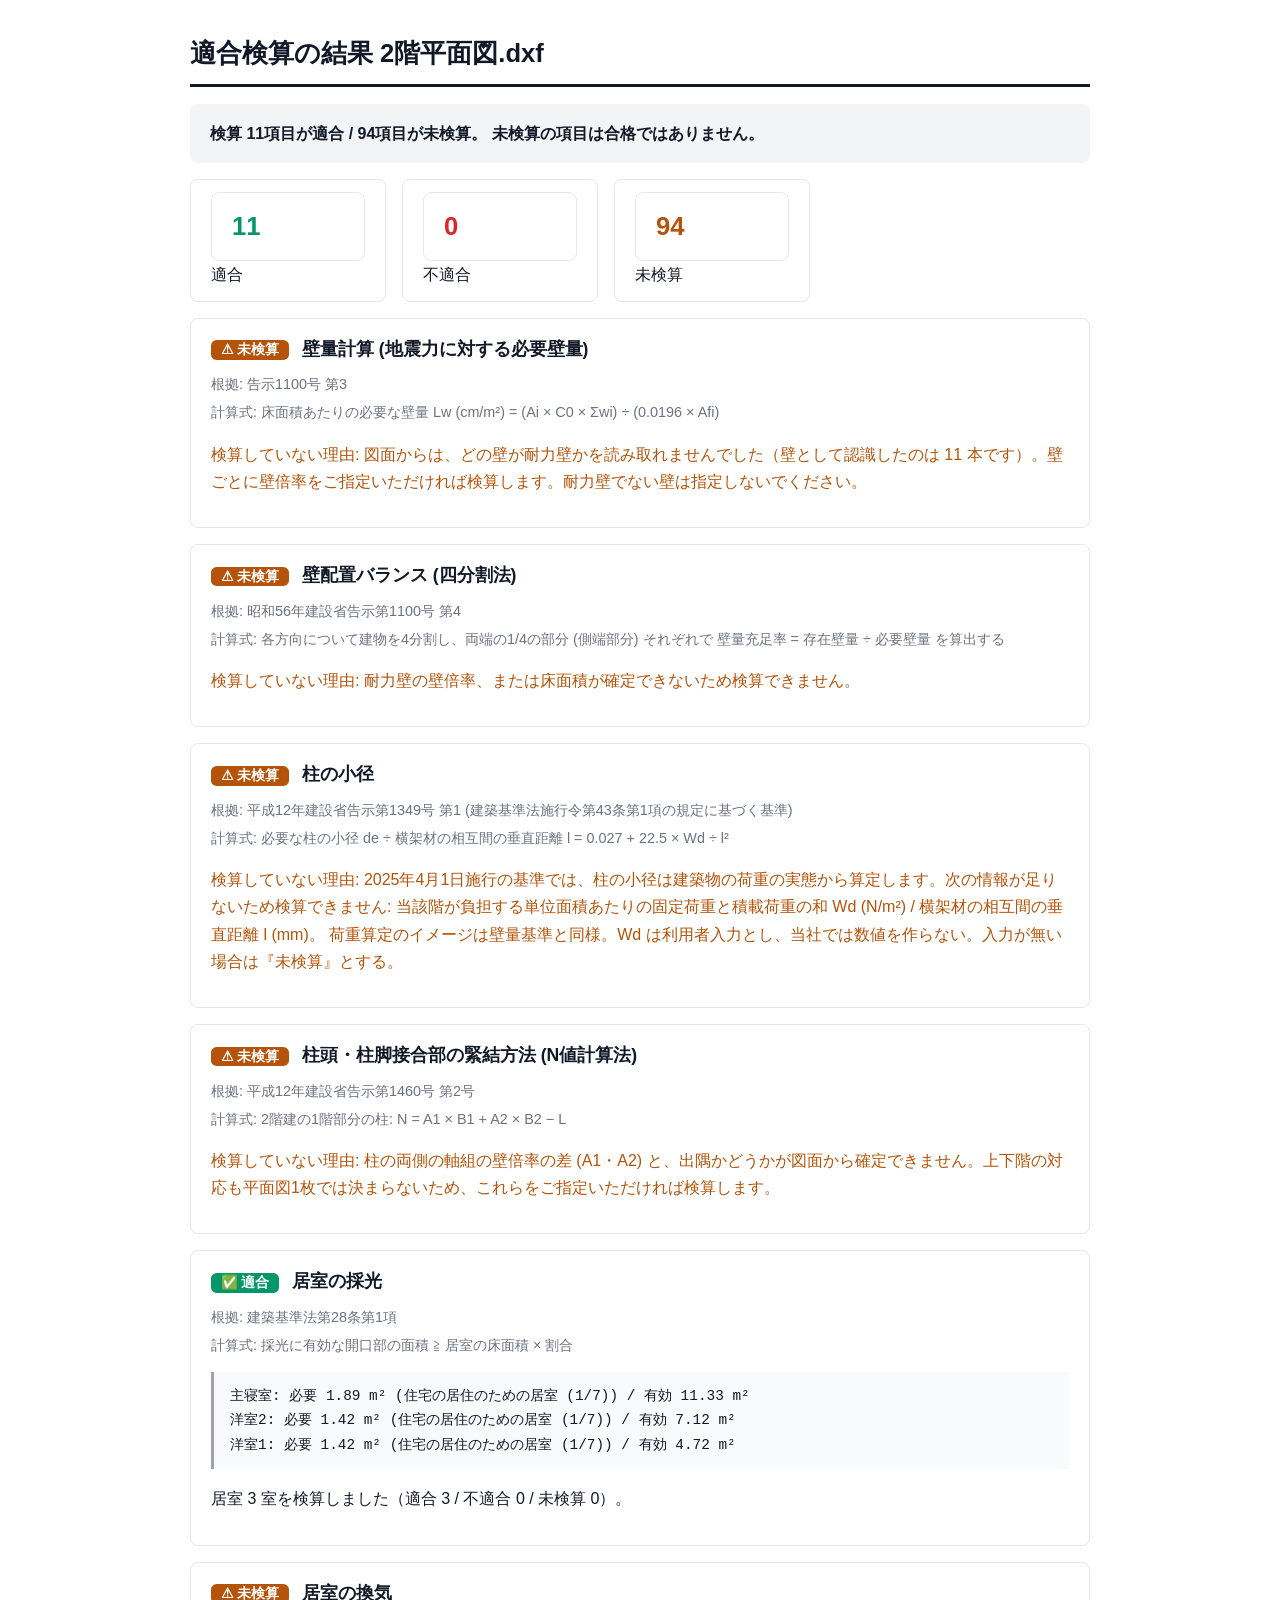
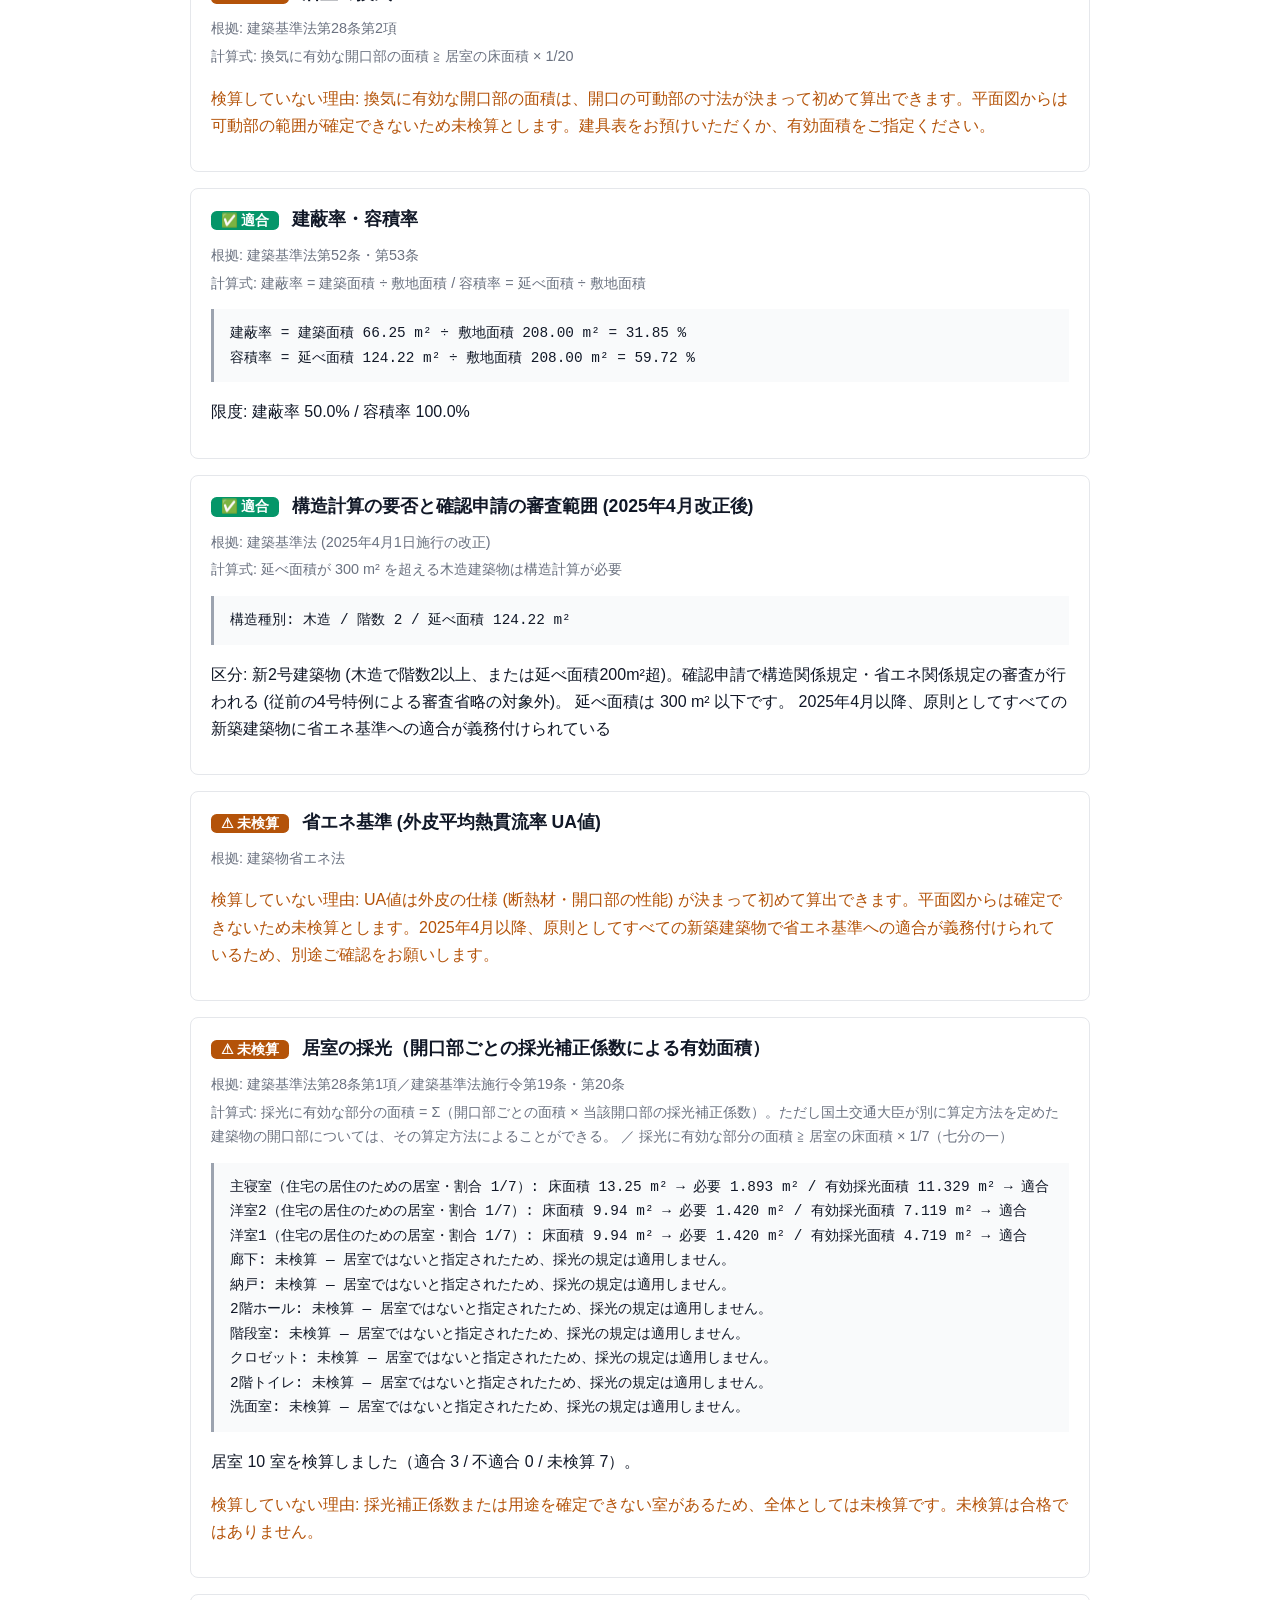
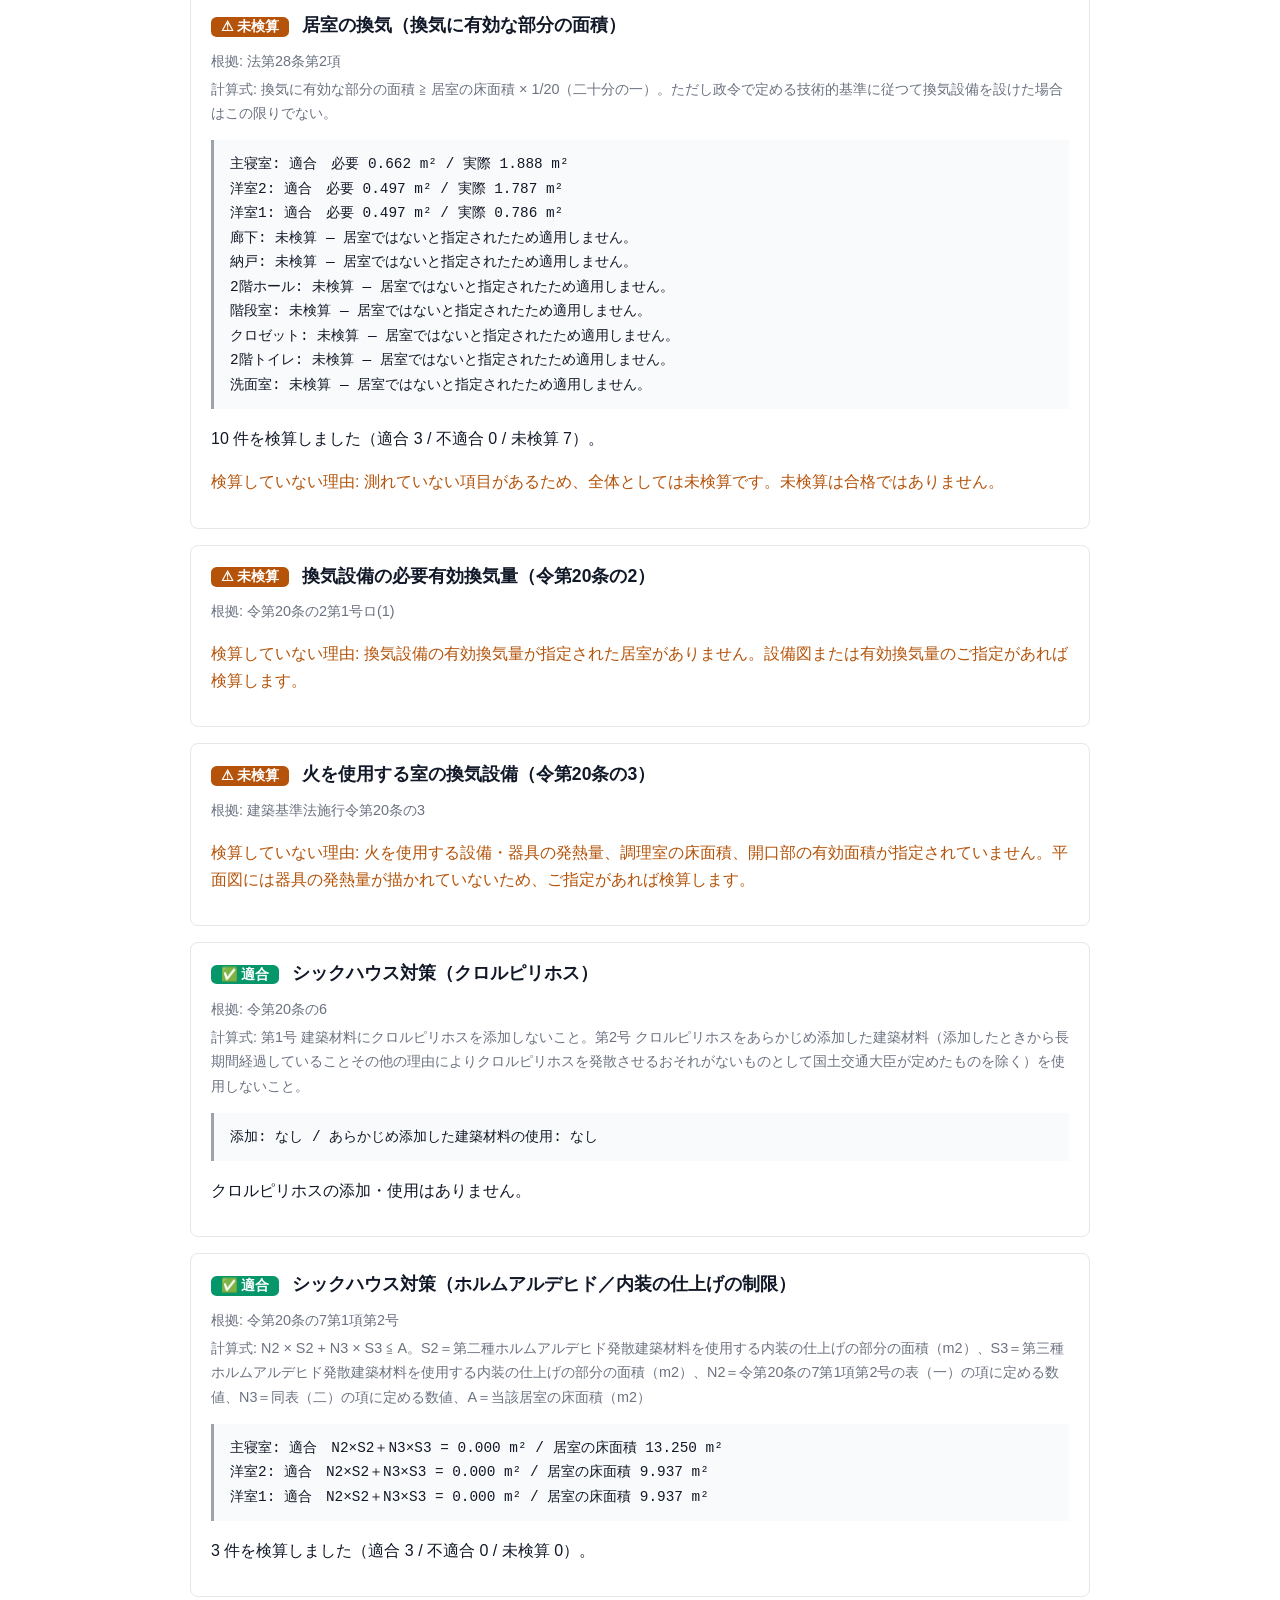
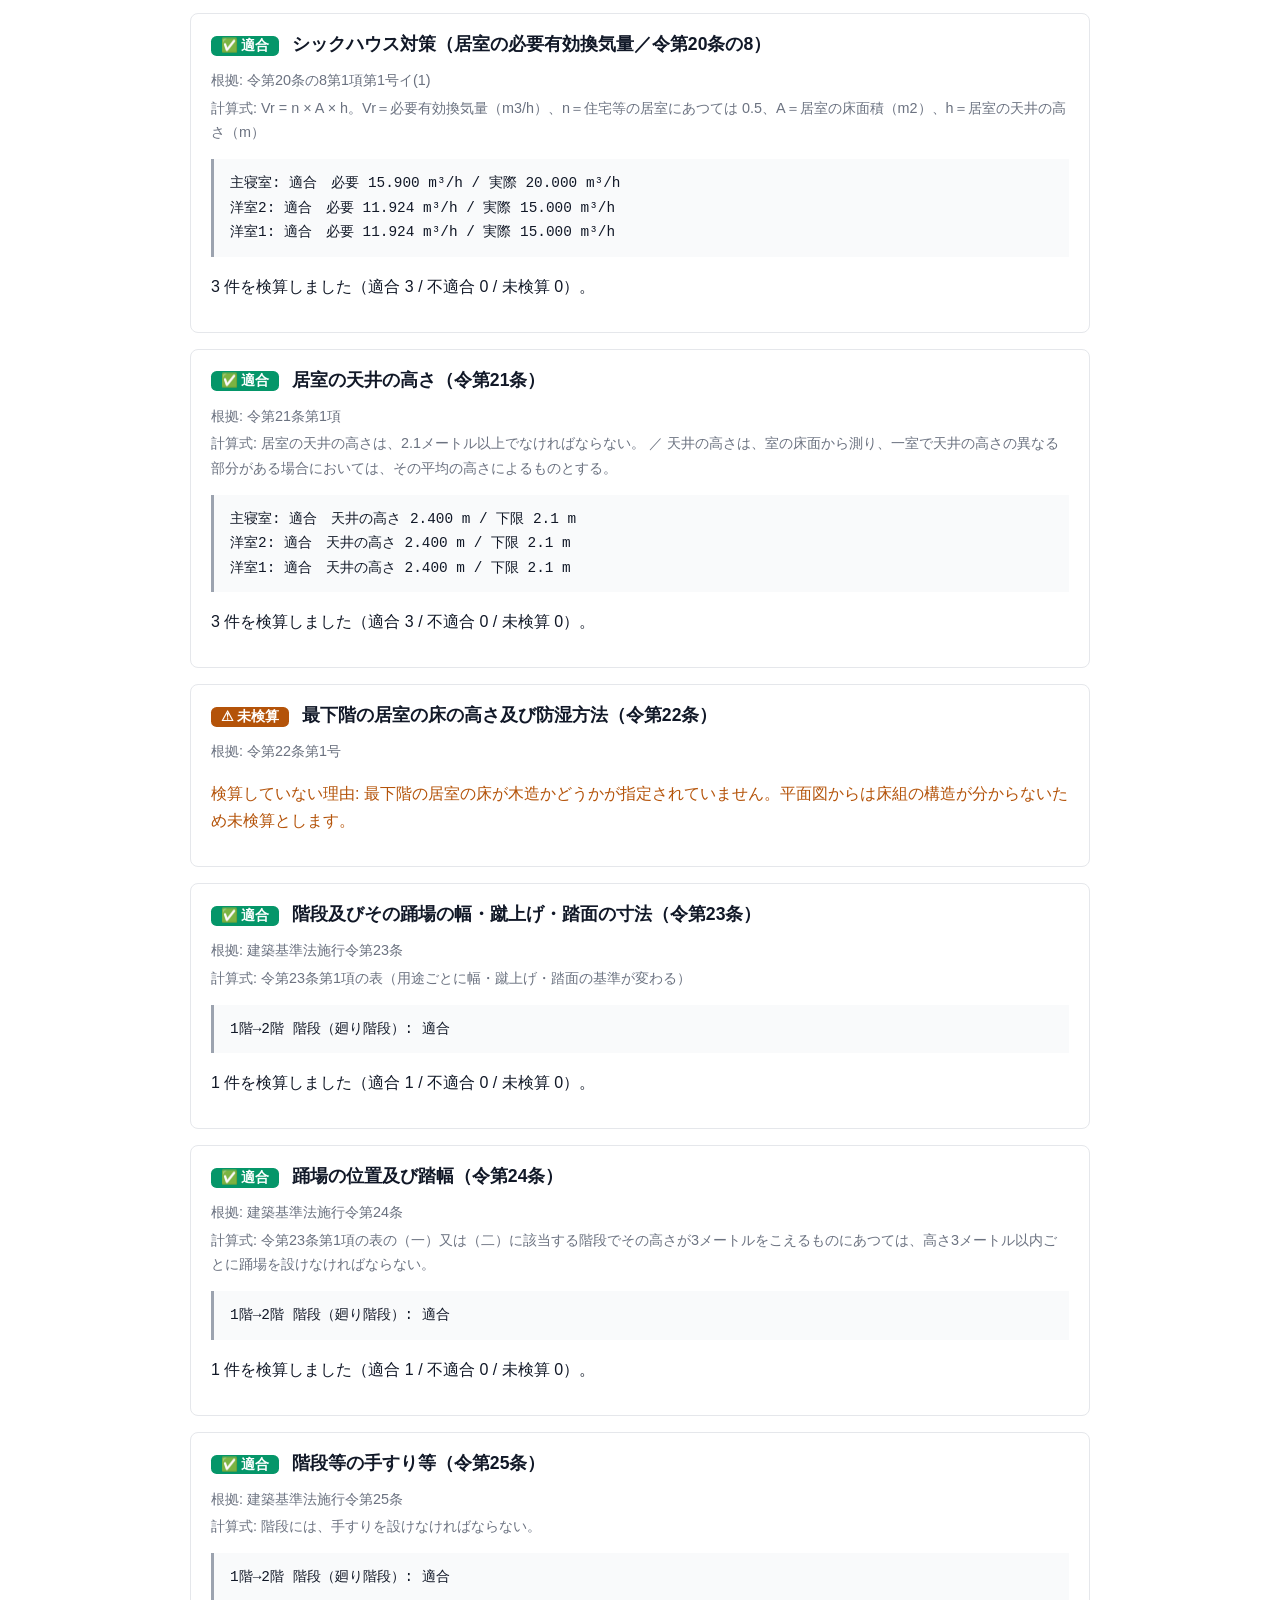
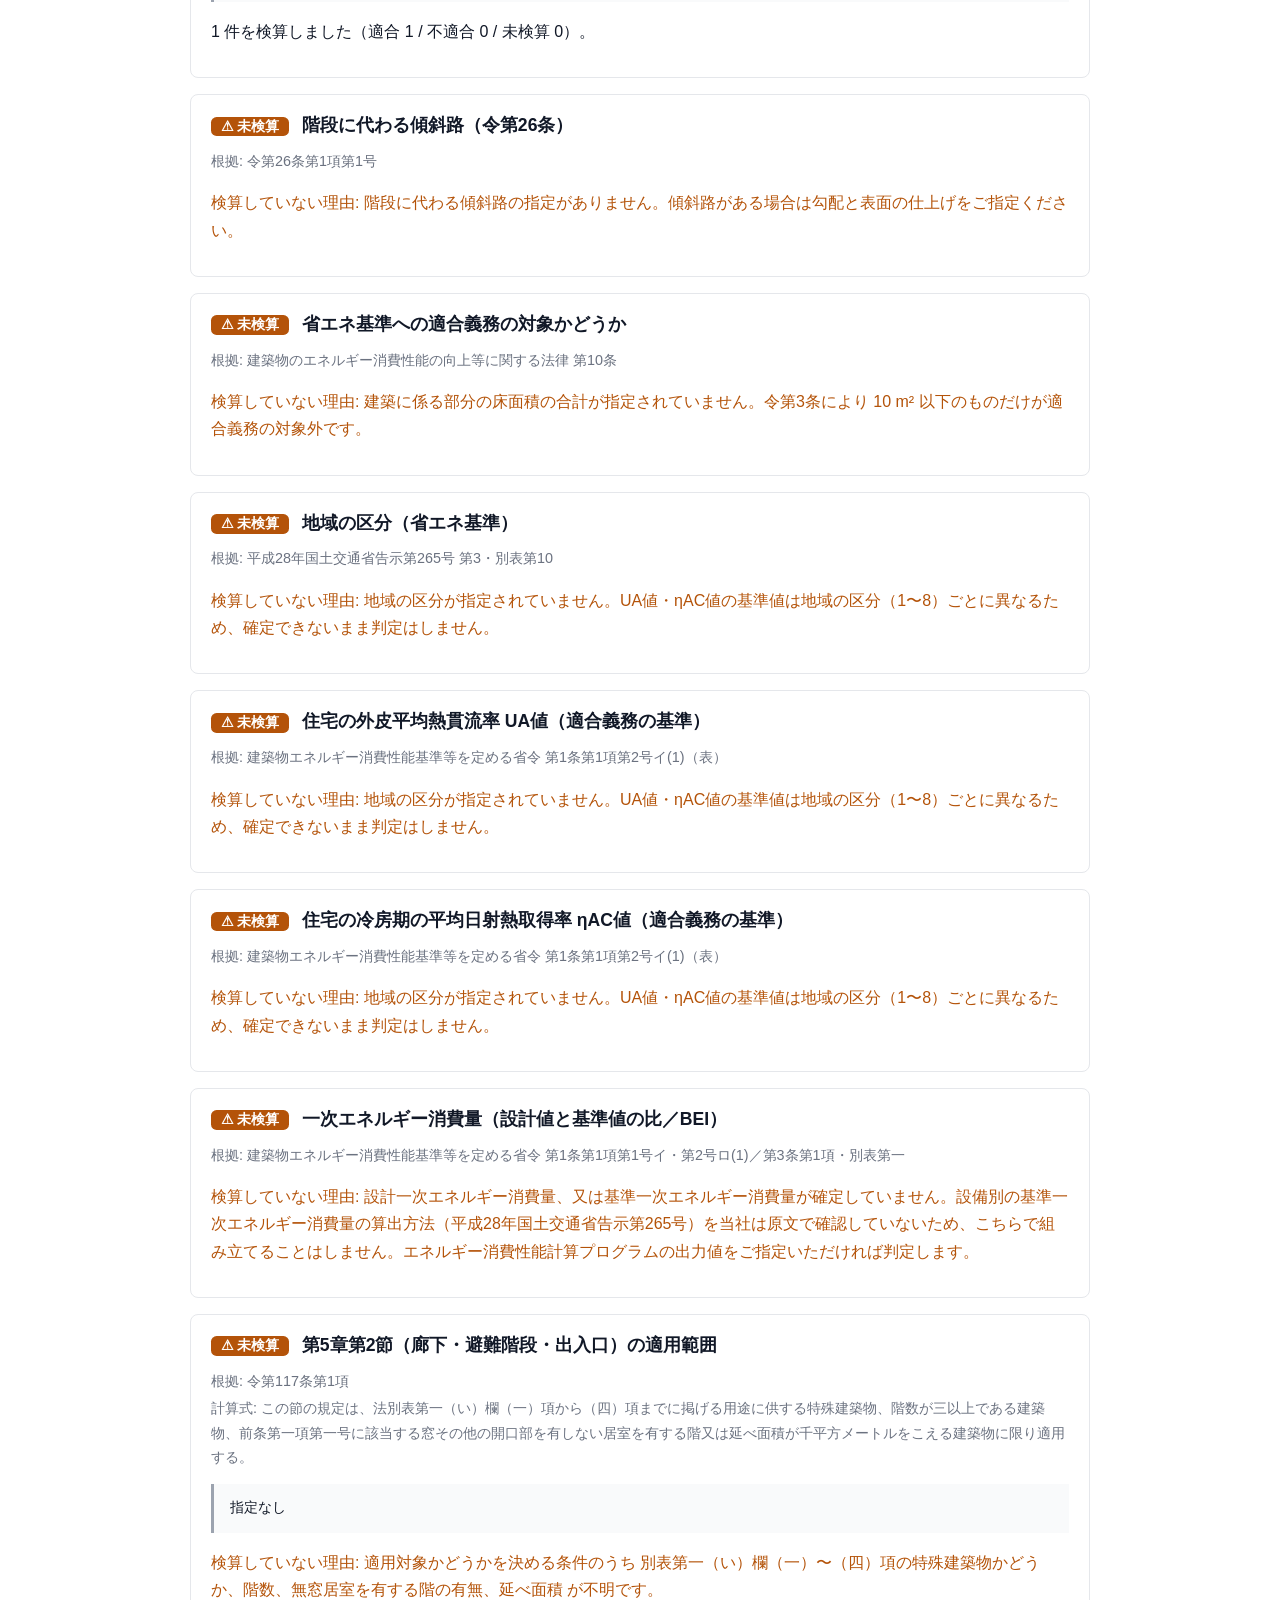
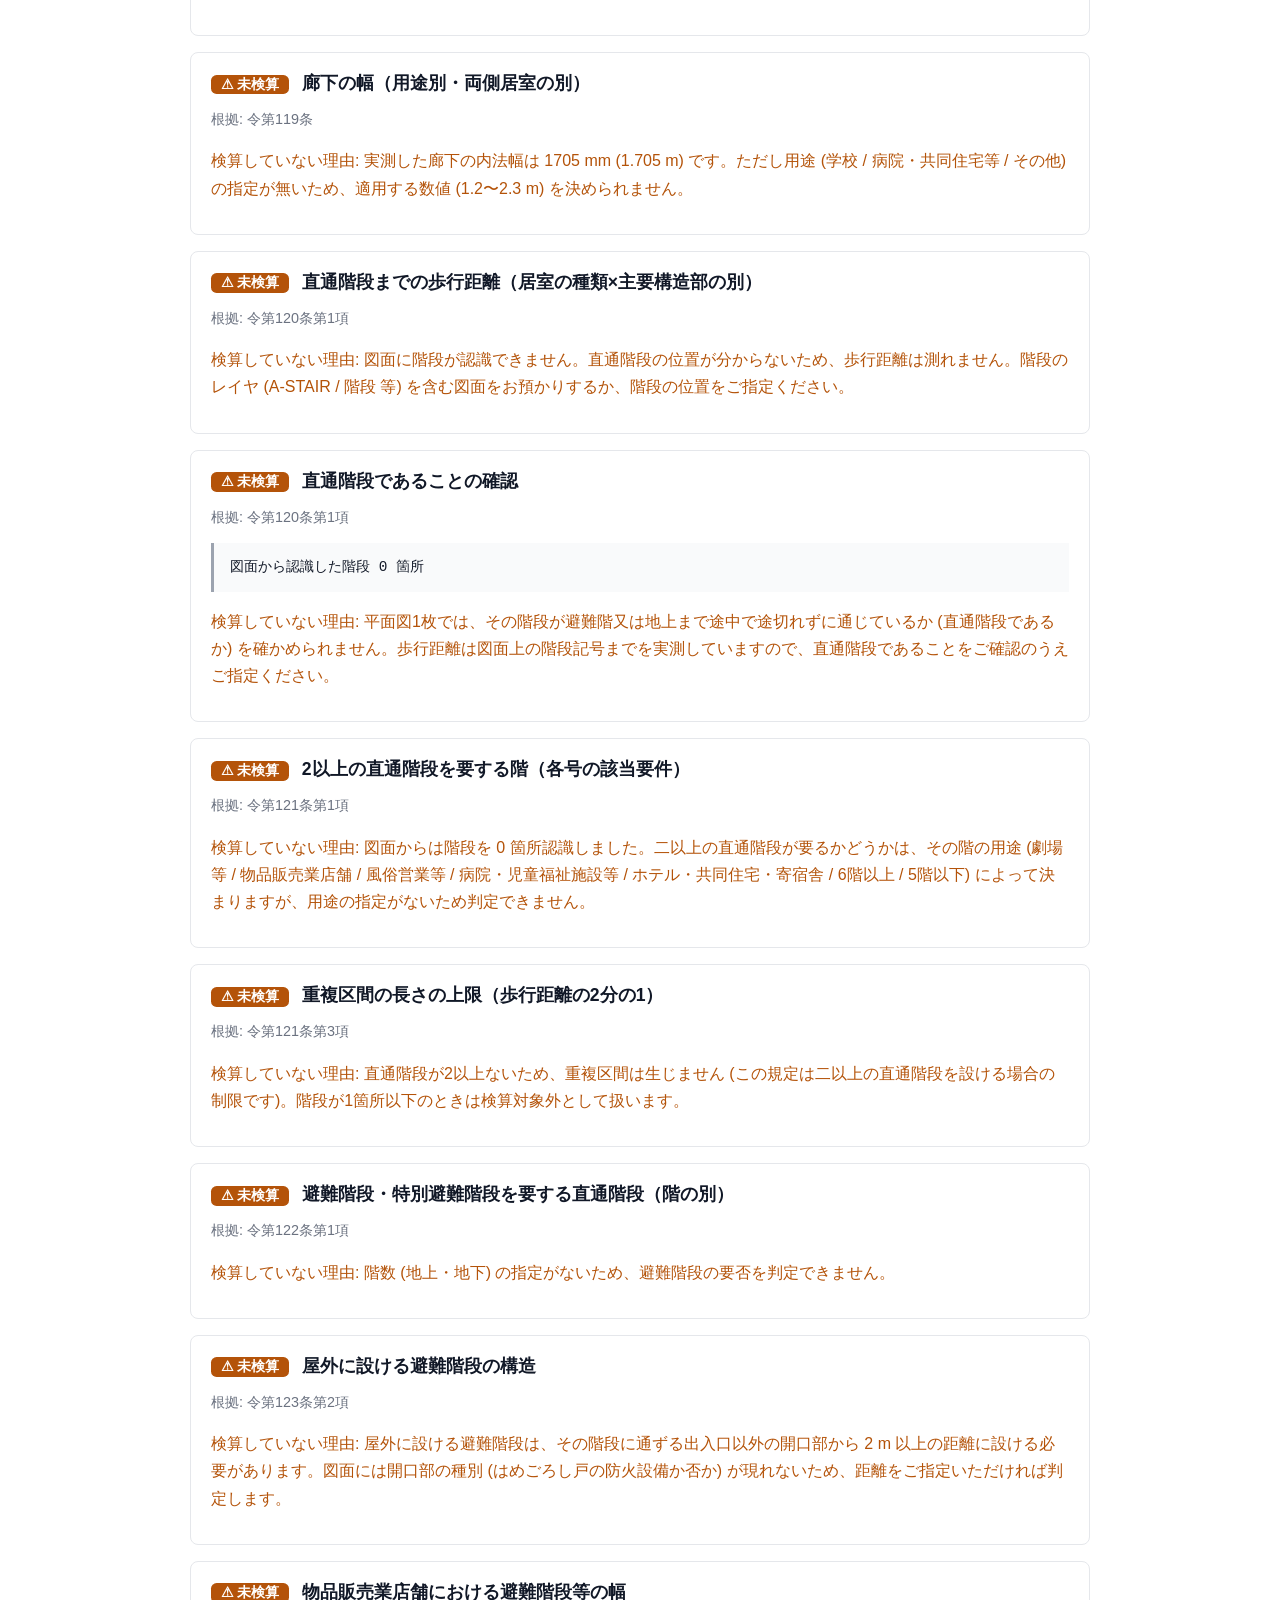
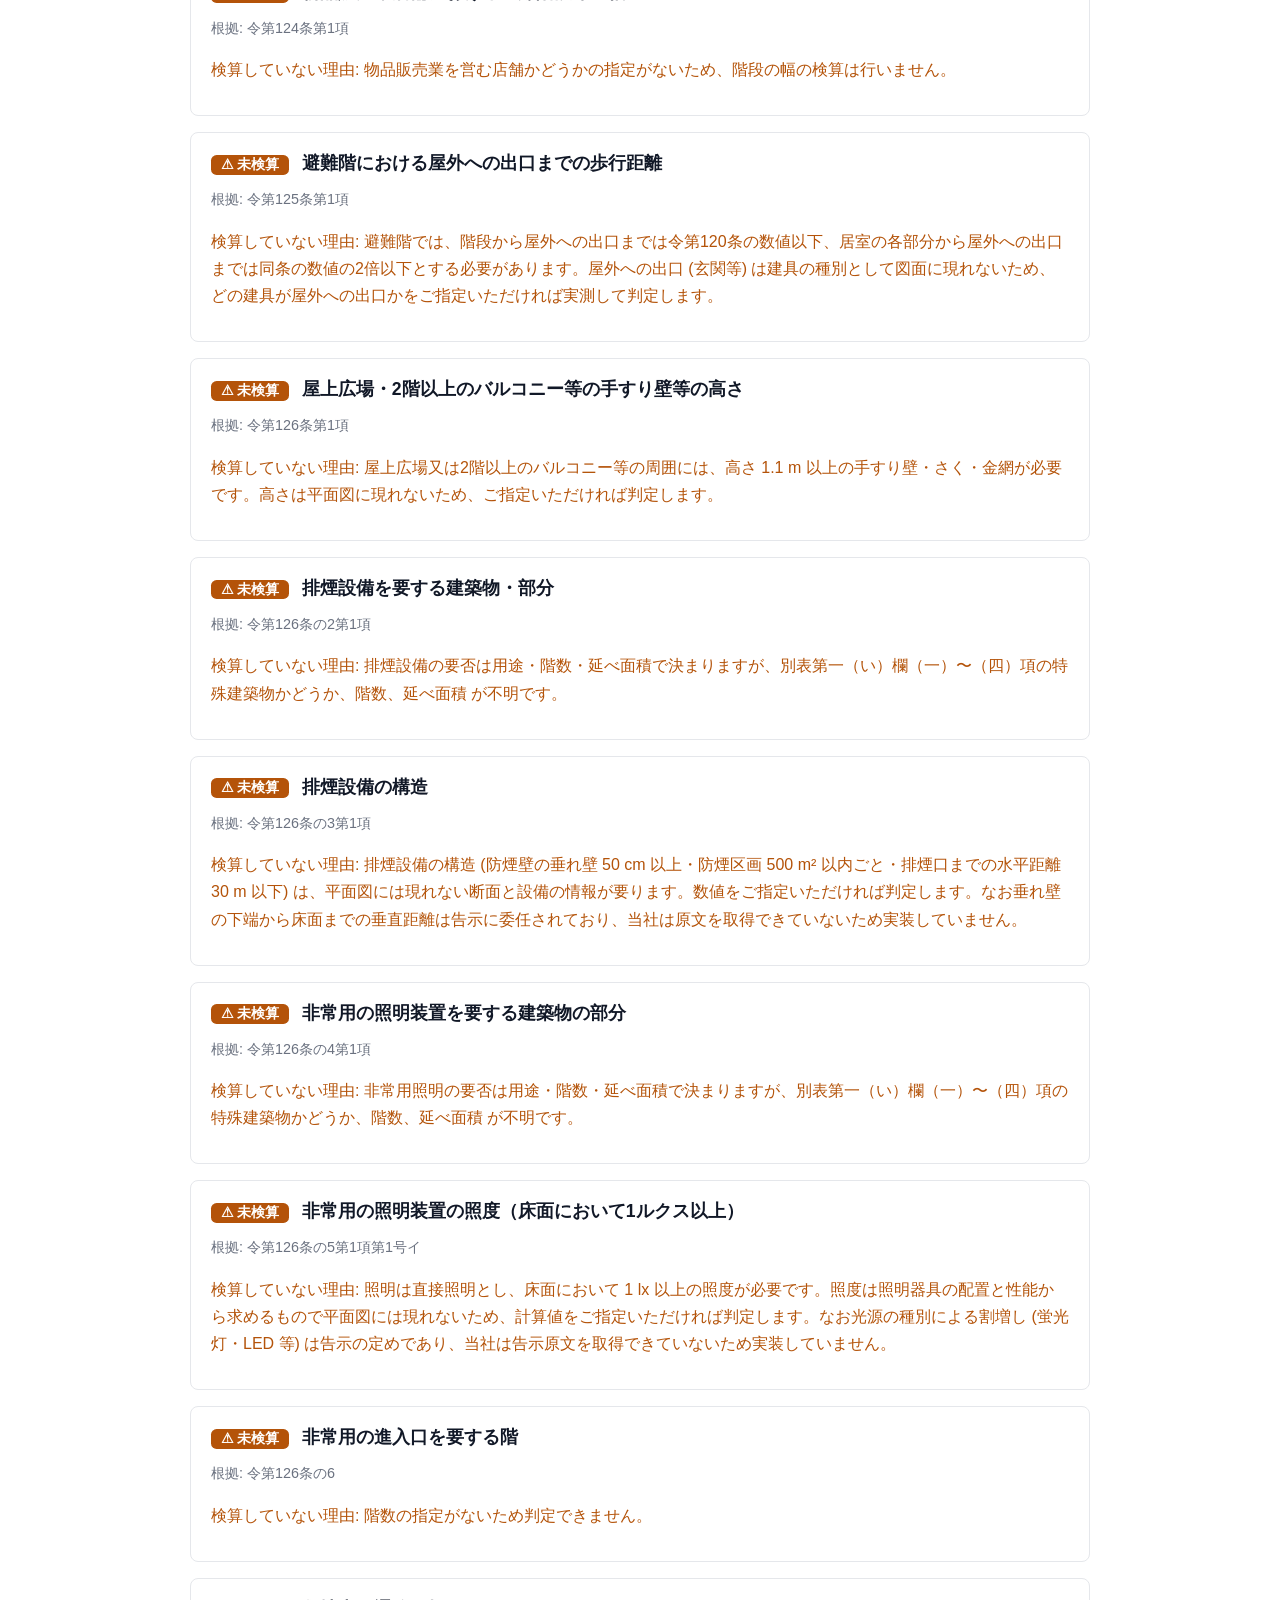
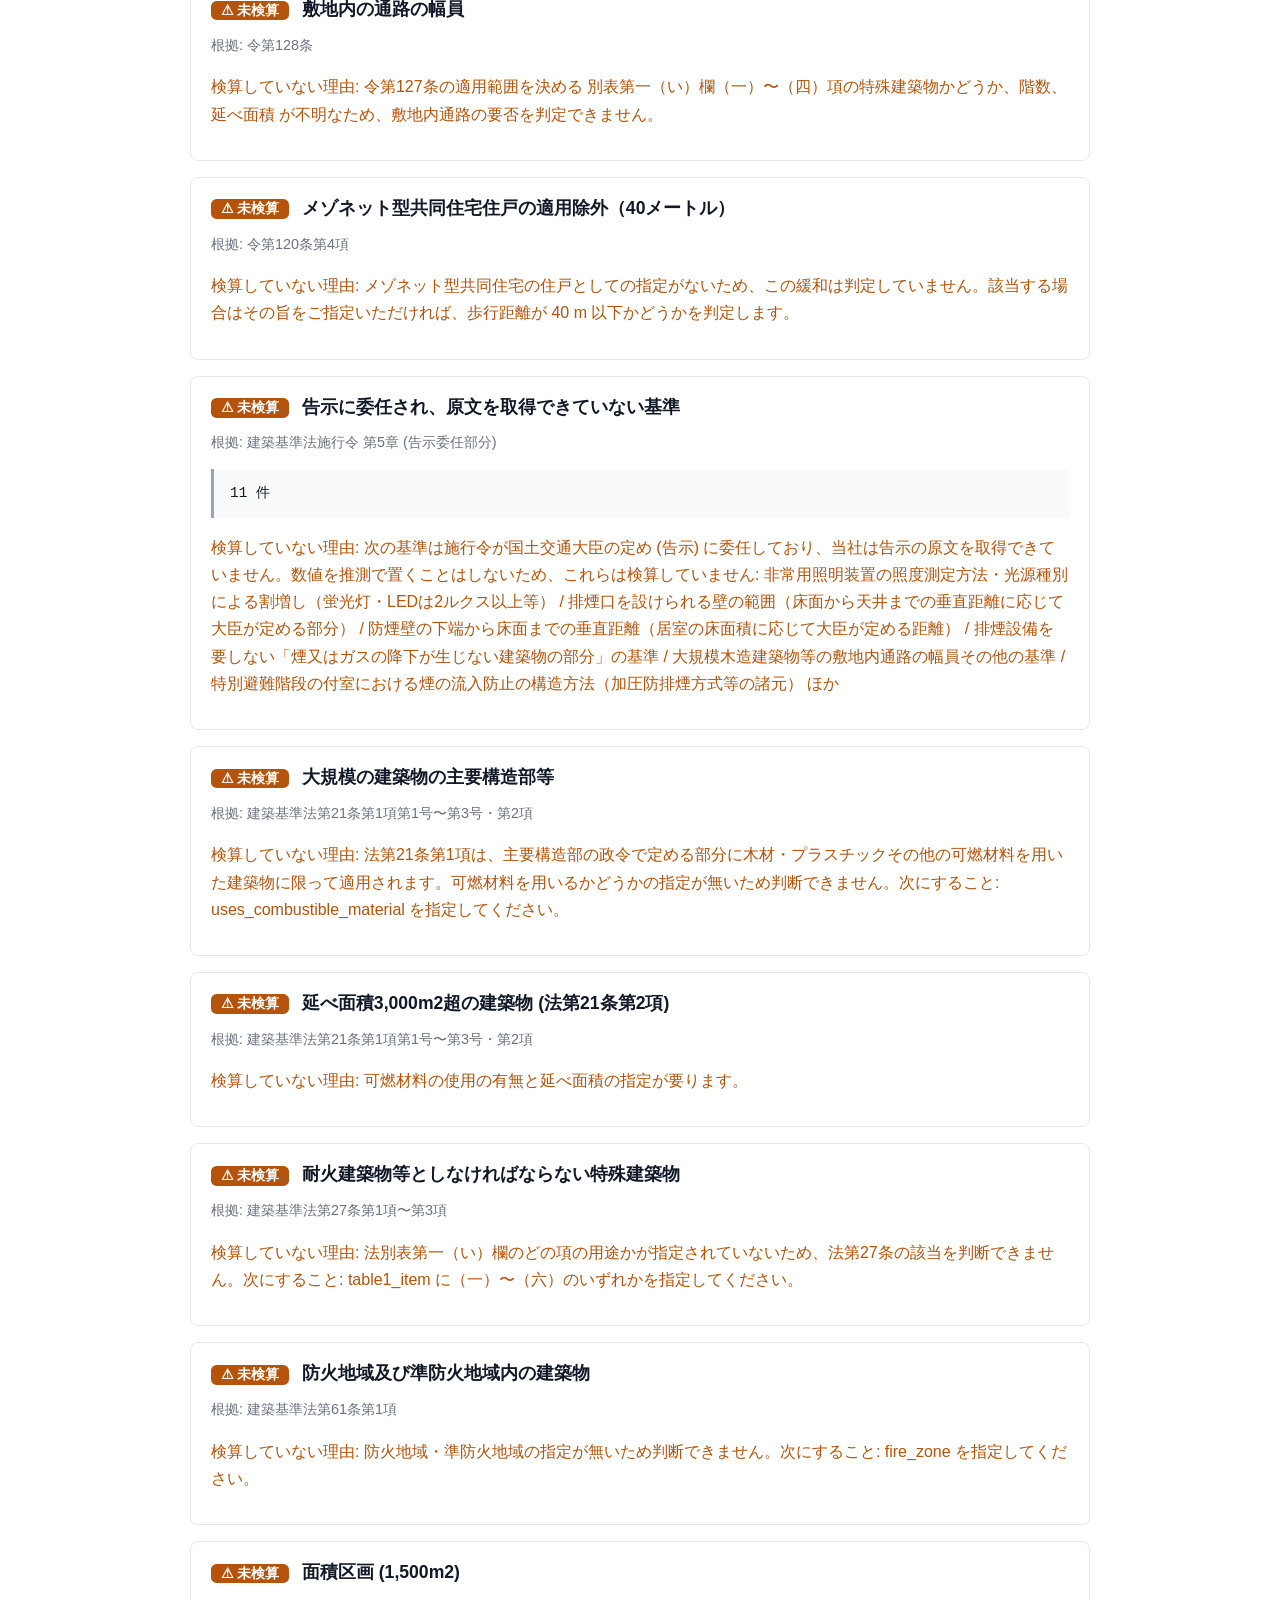
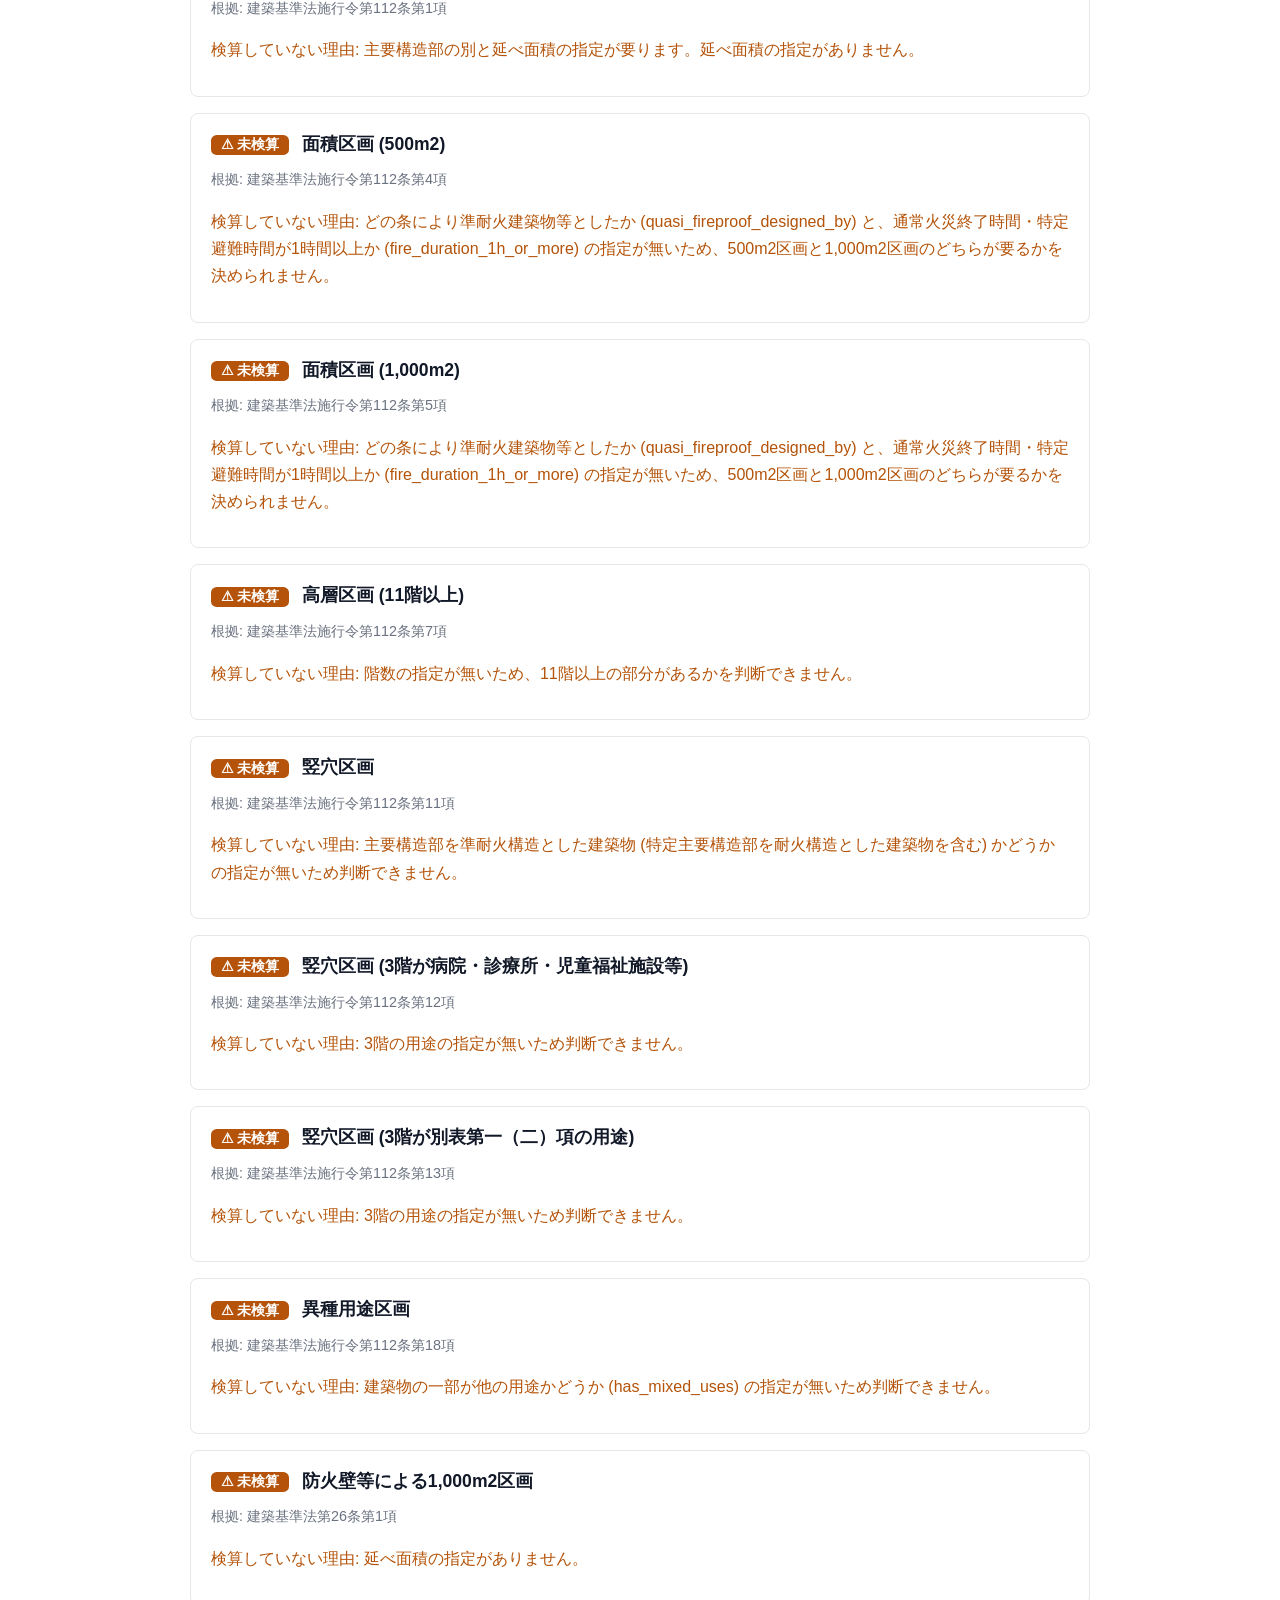
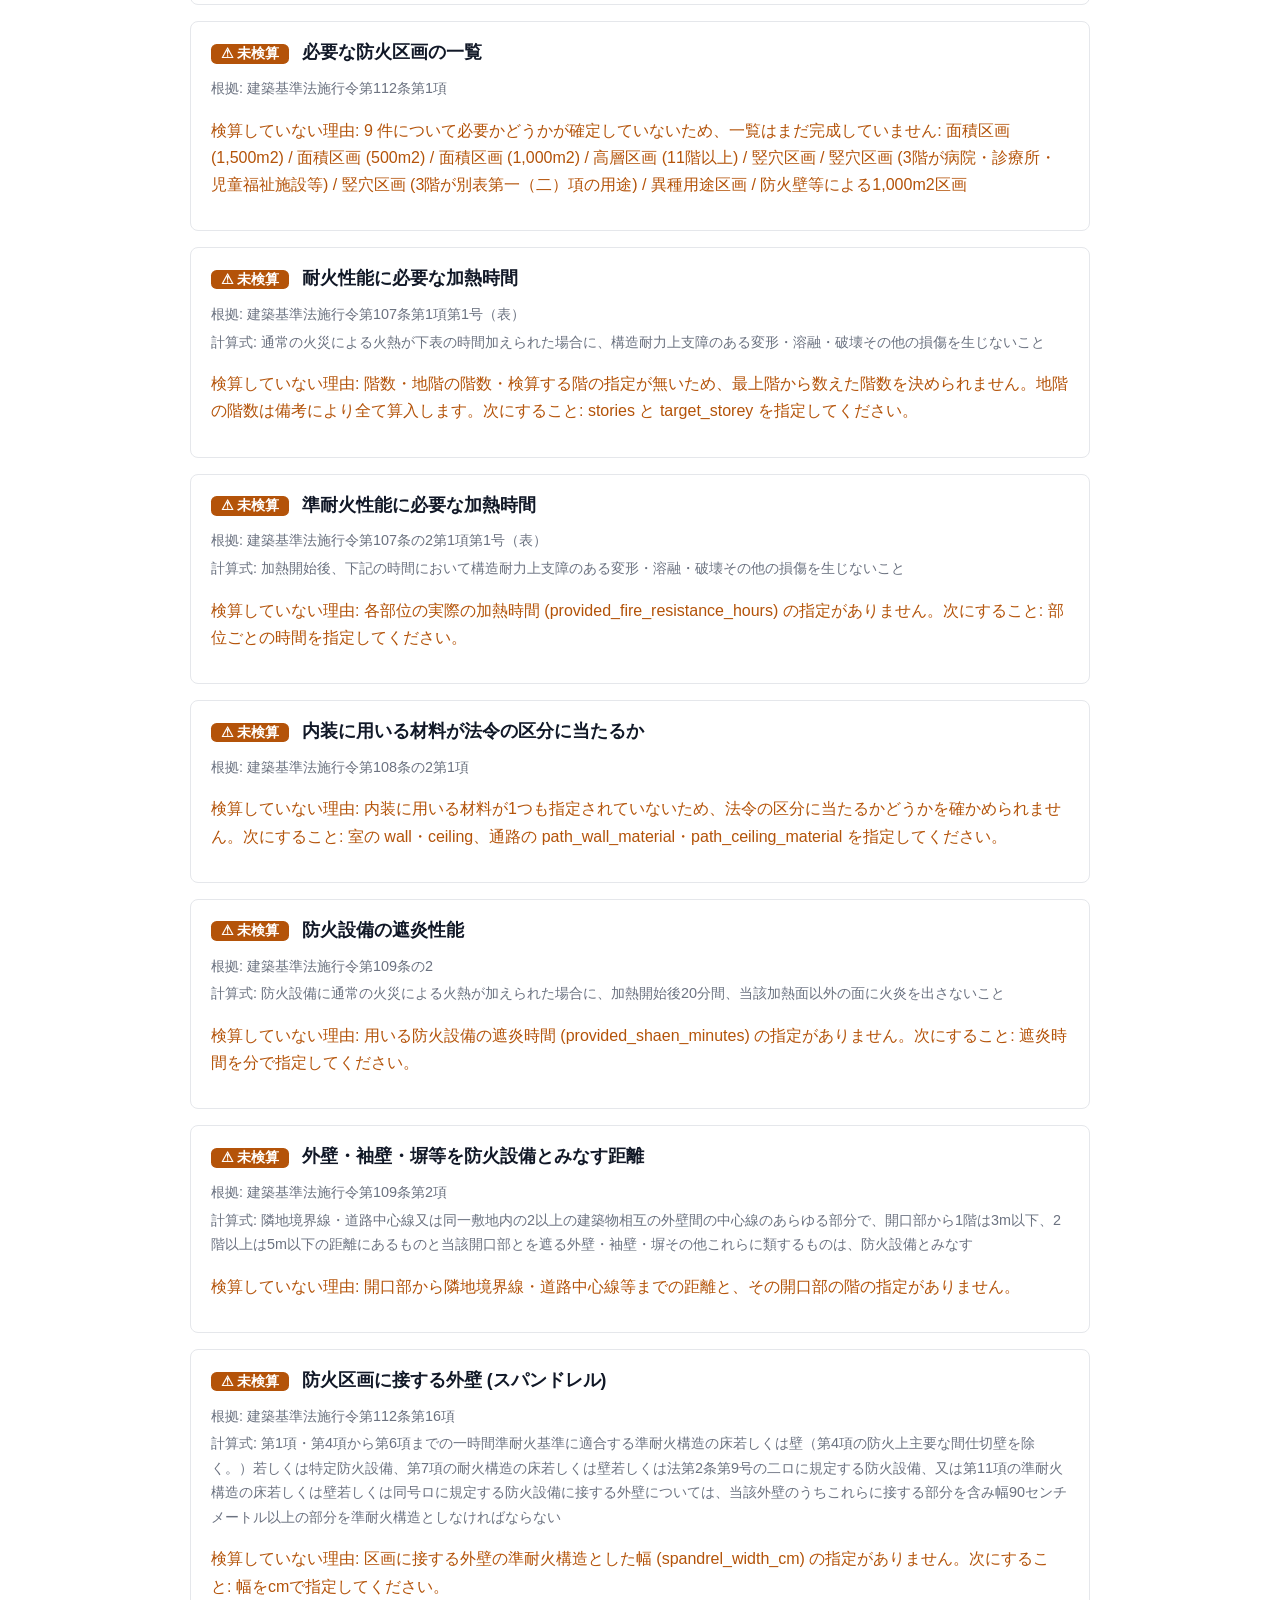
<file: reports/計-03_法令適合検算書_2階.html>
<!doctype html><html lang="ja"><head><meta charset="utf-8">
<title>適合検算の結果 2階平面図.dxf</title>
<style>
 body{font-family:"Hiragino Sans","Yu Gothic",sans-serif;max-width:900px;margin:2rem auto;padding:0 1rem;color:#111827;line-height:1.7}
 h1{font-size:1.6rem;border-bottom:3px solid #111827;padding-bottom:.5rem}
 h2{font-size:1.1rem;margin:0 0 .5rem}
 .summary{background:#f3f4f6;padding:1rem 1.25rem;border-radius:.5rem;font-weight:600}
 .counts{display:flex;gap:1rem;margin:1rem 0;flex-wrap:wrap}
 .counts div{background:#fff;border:1px solid #e5e7eb;border-radius:.5rem;padding:.75rem 1.25rem;min-width:7rem}
 .counts .n{font-size:1.6rem;font-weight:700}
 .check{border:1px solid #e5e7eb;border-radius:.5rem;padding:1rem 1.25rem;margin:1rem 0}
 .badge{color:#fff;padding:.15rem .6rem;border-radius:.35rem;font-size:.85rem;margin-right:.5rem}
 .meta{color:#6b7280;font-size:.9rem;margin:.2rem 0}
 .sub{background:#f9fafb;border-left:3px solid #9ca3af;padding:.75rem 1rem;white-space:pre-wrap;font-size:.9rem;overflow-x:auto}
 .reason{color:#b45309} .remedy{color:#dc2626;font-weight:600}
 footer{margin-top:2rem;padding-top:1rem;border-top:1px solid #e5e7eb;color:#6b7280;font-size:.85rem}
</style></head><body>
<main>
<h1>適合検算の結果 2階平面図.dxf</h1>
<p class="summary">検算 11項目が適合 / 94項目が未検算。 未検算の項目は合格ではありません。</p>
<div class="counts">
  <div><div class="n" style="color:#059669">11</div>適合</div>
  <div><div class="n" style="color:#dc2626">0</div>不適合</div>
  <div><div class="n" style="color:#b45309">94</div>未検算</div>
</div>

      <section class="check">
        <h2><span class="badge" style="background:#b45309">⚠ 未検算</span>
            壁量計算 (地震力に対する必要壁量)</h2>
        <p class="meta">根拠: 告示1100号 第3</p>
        <p class="meta">計算式: 床面積あたりの必要な壁量 Lw (cm/m²) = (Ai × C0 × Σwi) ÷ (0.0196 × Afi)</p>
        
        
        <p class="reason">検算していない理由: 図面からは、どの壁が耐力壁かを読み取れませんでした（壁として認識したのは 11 本です）。壁ごとに壁倍率をご指定いただければ検算します。耐力壁でない壁は指定しないでください。</p>
        
      </section>
      <section class="check">
        <h2><span class="badge" style="background:#b45309">⚠ 未検算</span>
            壁配置バランス (四分割法)</h2>
        <p class="meta">根拠: 昭和56年建設省告示第1100号 第4</p>
        <p class="meta">計算式: 各方向について建物を4分割し、両端の1/4の部分 (側端部分) それぞれで 壁量充足率 = 存在壁量 ÷ 必要壁量 を算出する</p>
        
        
        <p class="reason">検算していない理由: 耐力壁の壁倍率、または床面積が確定できないため検算できません。</p>
        
      </section>
      <section class="check">
        <h2><span class="badge" style="background:#b45309">⚠ 未検算</span>
            柱の小径</h2>
        <p class="meta">根拠: 平成12年建設省告示第1349号 第1 (建築基準法施行令第43条第1項の規定に基づく基準)</p>
        <p class="meta">計算式: 必要な柱の小径 de ÷ 横架材の相互間の垂直距離 l = 0.027 + 22.5 × Wd ÷ l²</p>
        
        
        <p class="reason">検算していない理由: 2025年4月1日施行の基準では、柱の小径は建築物の荷重の実態から算定します。次の情報が足りないため検算できません: 当該階が負担する単位面積あたりの固定荷重と積載荷重の和 Wd (N/m²) / 横架材の相互間の垂直距離 l (mm)。
荷重算定のイメージは壁量基準と同様。Wd は利用者入力とし、当社では数値を作らない。入力が無い場合は『未検算』とする。</p>
        
      </section>
      <section class="check">
        <h2><span class="badge" style="background:#b45309">⚠ 未検算</span>
            柱頭・柱脚接合部の緊結方法 (N値計算法)</h2>
        <p class="meta">根拠: 平成12年建設省告示第1460号 第2号</p>
        <p class="meta">計算式: 2階建の1階部分の柱: N = A1 × B1 + A2 × B2 − L</p>
        
        
        <p class="reason">検算していない理由: 柱の両側の軸組の壁倍率の差 (A1・A2) と、出隅かどうかが図面から確定できません。上下階の対応も平面図1枚では決まらないため、これらをご指定いただければ検算します。</p>
        
      </section>
      <section class="check">
        <h2><span class="badge" style="background:#059669">✅ 適合</span>
            居室の採光</h2>
        <p class="meta">根拠: 建築基準法第28条第1項</p>
        <p class="meta">計算式: 採光に有効な開口部の面積 ≧ 居室の床面積 × 割合</p>
        <pre class="sub">主寝室: 必要 1.89 m² (住宅の居住のための居室 (1/7)) / 有効 11.33 m²
洋室2: 必要 1.42 m² (住宅の居住のための居室 (1/7)) / 有効 7.12 m²
洋室1: 必要 1.42 m² (住宅の居住のための居室 (1/7)) / 有効 4.72 m²</pre>
        <p>居室 3 室を検算しました（適合 3 / 不適合 0 / 未検算 0）。</p>
        
        
      </section>
      <section class="check">
        <h2><span class="badge" style="background:#b45309">⚠ 未検算</span>
            居室の換気</h2>
        <p class="meta">根拠: 建築基準法第28条第2項</p>
        <p class="meta">計算式: 換気に有効な開口部の面積 ≧ 居室の床面積 × 1/20</p>
        
        
        <p class="reason">検算していない理由: 換気に有効な開口部の面積は、開口の可動部の寸法が決まって初めて算出できます。平面図からは可動部の範囲が確定できないため未検算とします。建具表をお預けいただくか、有効面積をご指定ください。</p>
        
      </section>
      <section class="check">
        <h2><span class="badge" style="background:#059669">✅ 適合</span>
            建蔽率・容積率</h2>
        <p class="meta">根拠: 建築基準法第52条・第53条</p>
        <p class="meta">計算式: 建蔽率 = 建築面積 ÷ 敷地面積 / 容積率 = 延べ面積 ÷ 敷地面積</p>
        <pre class="sub">建蔽率 = 建築面積 66.25 m² ÷ 敷地面積 208.00 m² = 31.85 %
容積率 = 延べ面積 124.22 m² ÷ 敷地面積 208.00 m² = 59.72 %</pre>
        <p>限度: 建蔽率 50.0% / 容積率 100.0%</p>
        
        
      </section>
      <section class="check">
        <h2><span class="badge" style="background:#059669">✅ 適合</span>
            構造計算の要否と確認申請の審査範囲 (2025年4月改正後)</h2>
        <p class="meta">根拠: 建築基準法 (2025年4月1日施行の改正)</p>
        <p class="meta">計算式: 延べ面積が 300 m² を超える木造建築物は構造計算が必要</p>
        <pre class="sub">構造種別: 木造 / 階数 2 / 延べ面積 124.22 m²</pre>
        <p>区分: 新2号建築物 (木造で階数2以上、または延べ面積200m²超)。確認申請で構造関係規定・省エネ関係規定の審査が行われる (従前の4号特例による審査省略の対象外)。 延べ面積は 300 m² 以下です。 2025年4月以降、原則としてすべての新築建築物に省エネ基準への適合が義務付けられている</p>
        
        
      </section>
      <section class="check">
        <h2><span class="badge" style="background:#b45309">⚠ 未検算</span>
            省エネ基準 (外皮平均熱貫流率 UA値)</h2>
        <p class="meta">根拠: 建築物省エネ法</p>
        
        
        
        <p class="reason">検算していない理由: UA値は外皮の仕様 (断熱材・開口部の性能) が決まって初めて算出できます。平面図からは確定できないため未検算とします。2025年4月以降、原則としてすべての新築建築物で省エネ基準への適合が義務付けられているため、別途ご確認をお願いします。</p>
        
      </section>
      <section class="check">
        <h2><span class="badge" style="background:#b45309">⚠ 未検算</span>
            居室の採光（開口部ごとの採光補正係数による有効面積）</h2>
        <p class="meta">根拠: 建築基準法第28条第1項／建築基準法施行令第19条・第20条</p>
        <p class="meta">計算式: 採光に有効な部分の面積 = Σ（開口部ごとの面積 × 当該開口部の採光補正係数）。ただし国土交通大臣が別に算定方法を定めた建築物の開口部については、その算定方法によることができる。 ／ 採光に有効な部分の面積 ≧ 居室の床面積 × 1/7（七分の一）</p>
        <pre class="sub">主寝室（住宅の居住のための居室・割合 1/7）: 床面積 13.25 m² → 必要 1.893 m² / 有効採光面積 11.329 m² → 適合
洋室2（住宅の居住のための居室・割合 1/7）: 床面積 9.94 m² → 必要 1.420 m² / 有効採光面積 7.119 m² → 適合
洋室1（住宅の居住のための居室・割合 1/7）: 床面積 9.94 m² → 必要 1.420 m² / 有効採光面積 4.719 m² → 適合
廊下: 未検算 — 居室ではないと指定されたため、採光の規定は適用しません。
納戸: 未検算 — 居室ではないと指定されたため、採光の規定は適用しません。
2階ホール: 未検算 — 居室ではないと指定されたため、採光の規定は適用しません。
階段室: 未検算 — 居室ではないと指定されたため、採光の規定は適用しません。
クロゼット: 未検算 — 居室ではないと指定されたため、採光の規定は適用しません。
2階トイレ: 未検算 — 居室ではないと指定されたため、採光の規定は適用しません。
洗面室: 未検算 — 居室ではないと指定されたため、採光の規定は適用しません。</pre>
        <p>居室 10 室を検算しました（適合 3 / 不適合 0 / 未検算 7）。</p>
        <p class="reason">検算していない理由: 採光補正係数または用途を確定できない室があるため、全体としては未検算です。未検算は合格ではありません。</p>
        
      </section>
      <section class="check">
        <h2><span class="badge" style="background:#b45309">⚠ 未検算</span>
            居室の換気（換気に有効な部分の面積）</h2>
        <p class="meta">根拠: 法第28条第2項</p>
        <p class="meta">計算式: 換気に有効な部分の面積 ≧ 居室の床面積 × 1/20（二十分の一）。ただし政令で定める技術的基準に従つて換気設備を設けた場合はこの限りでない。</p>
        <pre class="sub">主寝室: 適合　必要 0.662 m² / 実際 1.888 m²
洋室2: 適合　必要 0.497 m² / 実際 1.787 m²
洋室1: 適合　必要 0.497 m² / 実際 0.786 m²
廊下: 未検算 — 居室ではないと指定されたため適用しません。
納戸: 未検算 — 居室ではないと指定されたため適用しません。
2階ホール: 未検算 — 居室ではないと指定されたため適用しません。
階段室: 未検算 — 居室ではないと指定されたため適用しません。
クロゼット: 未検算 — 居室ではないと指定されたため適用しません。
2階トイレ: 未検算 — 居室ではないと指定されたため適用しません。
洗面室: 未検算 — 居室ではないと指定されたため適用しません。</pre>
        <p>10 件を検算しました（適合 3 / 不適合 0 / 未検算 7）。</p>
        <p class="reason">検算していない理由: 測れていない項目があるため、全体としては未検算です。未検算は合格ではありません。</p>
        
      </section>
      <section class="check">
        <h2><span class="badge" style="background:#b45309">⚠ 未検算</span>
            換気設備の必要有効換気量（令第20条の2）</h2>
        <p class="meta">根拠: 令第20条の2第1号ロ(1)</p>
        
        
        
        <p class="reason">検算していない理由: 換気設備の有効換気量が指定された居室がありません。設備図または有効換気量のご指定があれば検算します。</p>
        
      </section>
      <section class="check">
        <h2><span class="badge" style="background:#b45309">⚠ 未検算</span>
            火を使用する室の換気設備（令第20条の3）</h2>
        <p class="meta">根拠: 建築基準法施行令第20条の3</p>
        
        
        
        <p class="reason">検算していない理由: 火を使用する設備・器具の発熱量、調理室の床面積、開口部の有効面積が指定されていません。平面図には器具の発熱量が描かれていないため、ご指定があれば検算します。</p>
        
      </section>
      <section class="check">
        <h2><span class="badge" style="background:#059669">✅ 適合</span>
            シックハウス対策（クロルピリホス）</h2>
        <p class="meta">根拠: 令第20条の6</p>
        <p class="meta">計算式: 第1号 建築材料にクロルピリホスを添加しないこと。第2号 クロルピリホスをあらかじめ添加した建築材料（添加したときから長期間経過していることその他の理由によりクロルピリホスを発散させるおそれがないものとして国土交通大臣が定めたものを除く）を使用しないこと。</p>
        <pre class="sub">添加: なし / あらかじめ添加した建築材料の使用: なし</pre>
        <p>クロルピリホスの添加・使用はありません。</p>
        
        
      </section>
      <section class="check">
        <h2><span class="badge" style="background:#059669">✅ 適合</span>
            シックハウス対策（ホルムアルデヒド／内装の仕上げの制限）</h2>
        <p class="meta">根拠: 令第20条の7第1項第2号</p>
        <p class="meta">計算式: N2 × S2 + N3 × S3 ≦ A。S2＝第二種ホルムアルデヒド発散建築材料を使用する内装の仕上げの部分の面積（m2）、S3＝第三種ホルムアルデヒド発散建築材料を使用する内装の仕上げの部分の面積（m2）、N2＝令第20条の7第1項第2号の表（一）の項に定める数値、N3＝同表（二）の項に定める数値、A＝当該居室の床面積（m2）</p>
        <pre class="sub">主寝室: 適合　N2×S2＋N3×S3 = 0.000 m² / 居室の床面積 13.250 m²
洋室2: 適合　N2×S2＋N3×S3 = 0.000 m² / 居室の床面積 9.937 m²
洋室1: 適合　N2×S2＋N3×S3 = 0.000 m² / 居室の床面積 9.937 m²</pre>
        <p>3 件を検算しました（適合 3 / 不適合 0 / 未検算 0）。</p>
        
        
      </section>
      <section class="check">
        <h2><span class="badge" style="background:#059669">✅ 適合</span>
            シックハウス対策（居室の必要有効換気量／令第20条の8）</h2>
        <p class="meta">根拠: 令第20条の8第1項第1号イ(1)</p>
        <p class="meta">計算式: Vr = n × A × h。Vr＝必要有効換気量（m3/h）、n＝住宅等の居室にあつては 0.5、A＝居室の床面積（m2）、h＝居室の天井の高さ（m）</p>
        <pre class="sub">主寝室: 適合　必要 15.900 m³/h / 実際 20.000 m³/h
洋室2: 適合　必要 11.924 m³/h / 実際 15.000 m³/h
洋室1: 適合　必要 11.924 m³/h / 実際 15.000 m³/h</pre>
        <p>3 件を検算しました（適合 3 / 不適合 0 / 未検算 0）。</p>
        
        
      </section>
      <section class="check">
        <h2><span class="badge" style="background:#059669">✅ 適合</span>
            居室の天井の高さ（令第21条）</h2>
        <p class="meta">根拠: 令第21条第1項</p>
        <p class="meta">計算式: 居室の天井の高さは、2.1メートル以上でなければならない。 ／ 天井の高さは、室の床面から測り、一室で天井の高さの異なる部分がある場合においては、その平均の高さによるものとする。</p>
        <pre class="sub">主寝室: 適合　天井の高さ 2.400 m / 下限 2.1 m
洋室2: 適合　天井の高さ 2.400 m / 下限 2.1 m
洋室1: 適合　天井の高さ 2.400 m / 下限 2.1 m</pre>
        <p>3 件を検算しました（適合 3 / 不適合 0 / 未検算 0）。</p>
        
        
      </section>
      <section class="check">
        <h2><span class="badge" style="background:#b45309">⚠ 未検算</span>
            最下階の居室の床の高さ及び防湿方法（令第22条）</h2>
        <p class="meta">根拠: 令第22条第1号</p>
        
        
        
        <p class="reason">検算していない理由: 最下階の居室の床が木造かどうかが指定されていません。平面図からは床組の構造が分からないため未検算とします。</p>
        
      </section>
      <section class="check">
        <h2><span class="badge" style="background:#059669">✅ 適合</span>
            階段及びその踊場の幅・蹴上げ・踏面の寸法（令第23条）</h2>
        <p class="meta">根拠: 建築基準法施行令第23条</p>
        <p class="meta">計算式: 令第23条第1項の表（用途ごとに幅・蹴上げ・踏面の基準が変わる）</p>
        <pre class="sub">1階→2階 階段（廻り階段）: 適合</pre>
        <p>1 件を検算しました（適合 1 / 不適合 0 / 未検算 0）。</p>
        
        
      </section>
      <section class="check">
        <h2><span class="badge" style="background:#059669">✅ 適合</span>
            踊場の位置及び踏幅（令第24条）</h2>
        <p class="meta">根拠: 建築基準法施行令第24条</p>
        <p class="meta">計算式: 令第23条第1項の表の（一）又は（二）に該当する階段でその高さが3メートルをこえるものにあつては、高さ3メートル以内ごとに踊場を設けなければならない。</p>
        <pre class="sub">1階→2階 階段（廻り階段）: 適合</pre>
        <p>1 件を検算しました（適合 1 / 不適合 0 / 未検算 0）。</p>
        
        
      </section>
      <section class="check">
        <h2><span class="badge" style="background:#059669">✅ 適合</span>
            階段等の手すり等（令第25条）</h2>
        <p class="meta">根拠: 建築基準法施行令第25条</p>
        <p class="meta">計算式: 階段には、手すりを設けなければならない。</p>
        <pre class="sub">1階→2階 階段（廻り階段）: 適合</pre>
        <p>1 件を検算しました（適合 1 / 不適合 0 / 未検算 0）。</p>
        
        
      </section>
      <section class="check">
        <h2><span class="badge" style="background:#b45309">⚠ 未検算</span>
            階段に代わる傾斜路（令第26条）</h2>
        <p class="meta">根拠: 令第26条第1項第1号</p>
        
        
        
        <p class="reason">検算していない理由: 階段に代わる傾斜路の指定がありません。傾斜路がある場合は勾配と表面の仕上げをご指定ください。</p>
        
      </section>
      <section class="check">
        <h2><span class="badge" style="background:#b45309">⚠ 未検算</span>
            省エネ基準への適合義務の対象かどうか</h2>
        <p class="meta">根拠: 建築物のエネルギー消費性能の向上等に関する法律 第10条</p>
        
        
        
        <p class="reason">検算していない理由: 建築に係る部分の床面積の合計が指定されていません。令第3条により 10 m² 以下のものだけが適合義務の対象外です。</p>
        
      </section>
      <section class="check">
        <h2><span class="badge" style="background:#b45309">⚠ 未検算</span>
            地域の区分（省エネ基準）</h2>
        <p class="meta">根拠: 平成28年国土交通省告示第265号 第3・別表第10</p>
        
        
        
        <p class="reason">検算していない理由: 地域の区分が指定されていません。UA値・ηAC値の基準値は地域の区分（1〜8）ごとに異なるため、確定できないまま判定はしません。</p>
        
      </section>
      <section class="check">
        <h2><span class="badge" style="background:#b45309">⚠ 未検算</span>
            住宅の外皮平均熱貫流率 UA値（適合義務の基準）</h2>
        <p class="meta">根拠: 建築物エネルギー消費性能基準等を定める省令 第1条第1項第2号イ(1)（表）</p>
        
        
        
        <p class="reason">検算していない理由: 地域の区分が指定されていません。UA値・ηAC値の基準値は地域の区分（1〜8）ごとに異なるため、確定できないまま判定はしません。</p>
        
      </section>
      <section class="check">
        <h2><span class="badge" style="background:#b45309">⚠ 未検算</span>
            住宅の冷房期の平均日射熱取得率 ηAC値（適合義務の基準）</h2>
        <p class="meta">根拠: 建築物エネルギー消費性能基準等を定める省令 第1条第1項第2号イ(1)（表）</p>
        
        
        
        <p class="reason">検算していない理由: 地域の区分が指定されていません。UA値・ηAC値の基準値は地域の区分（1〜8）ごとに異なるため、確定できないまま判定はしません。</p>
        
      </section>
      <section class="check">
        <h2><span class="badge" style="background:#b45309">⚠ 未検算</span>
            一次エネルギー消費量（設計値と基準値の比／BEI）</h2>
        <p class="meta">根拠: 建築物エネルギー消費性能基準等を定める省令 第1条第1項第1号イ・第2号ロ(1)／第3条第1項・別表第一</p>
        
        
        
        <p class="reason">検算していない理由: 設計一次エネルギー消費量、又は基準一次エネルギー消費量が確定していません。設備別の基準一次エネルギー消費量の算出方法（平成28年国土交通省告示第265号）を当社は原文で確認していないため、こちらで組み立てることはしません。エネルギー消費性能計算プログラムの出力値をご指定いただければ判定します。</p>
        
      </section>
      <section class="check">
        <h2><span class="badge" style="background:#b45309">⚠ 未検算</span>
            第5章第2節（廊下・避難階段・出入口）の適用範囲</h2>
        <p class="meta">根拠: 令第117条第1項</p>
        <p class="meta">計算式: この節の規定は、法別表第一（い）欄（一）項から（四）項までに掲げる用途に供する特殊建築物、階数が三以上である建築物、前条第一項第一号に該当する窓その他の開口部を有しない居室を有する階又は延べ面積が千平方メートルをこえる建築物に限り適用する。</p>
        <pre class="sub">指定なし</pre>
        
        <p class="reason">検算していない理由: 適用対象かどうかを決める条件のうち 別表第一（い）欄（一）〜（四）項の特殊建築物かどうか、階数、無窓居室を有する階の有無、延べ面積 が不明です。</p>
        
      </section>
      <section class="check">
        <h2><span class="badge" style="background:#b45309">⚠ 未検算</span>
            廊下の幅（用途別・両側居室の別）</h2>
        <p class="meta">根拠: 令第119条</p>
        
        
        
        <p class="reason">検算していない理由: 実測した廊下の内法幅は 1705 mm (1.705 m) です。ただし用途 (学校 / 病院・共同住宅等 / その他) の指定が無いため、適用する数値 (1.2〜2.3 m) を決められません。</p>
        
      </section>
      <section class="check">
        <h2><span class="badge" style="background:#b45309">⚠ 未検算</span>
            直通階段までの歩行距離（居室の種類×主要構造部の別）</h2>
        <p class="meta">根拠: 令第120条第1項</p>
        
        
        
        <p class="reason">検算していない理由: 図面に階段が認識できません。直通階段の位置が分からないため、歩行距離は測れません。階段のレイヤ (A-STAIR / 階段 等) を含む図面をお預かりするか、階段の位置をご指定ください。</p>
        
      </section>
      <section class="check">
        <h2><span class="badge" style="background:#b45309">⚠ 未検算</span>
            直通階段であることの確認</h2>
        <p class="meta">根拠: 令第120条第1項</p>
        
        <pre class="sub">図面から認識した階段 0 箇所</pre>
        
        <p class="reason">検算していない理由: 平面図1枚では、その階段が避難階又は地上まで途中で途切れずに通じているか (直通階段であるか) を確かめられません。歩行距離は図面上の階段記号までを実測していますので、直通階段であることをご確認のうえご指定ください。</p>
        
      </section>
      <section class="check">
        <h2><span class="badge" style="background:#b45309">⚠ 未検算</span>
            2以上の直通階段を要する階（各号の該当要件）</h2>
        <p class="meta">根拠: 令第121条第1項</p>
        
        
        
        <p class="reason">検算していない理由: 図面からは階段を 0 箇所認識しました。二以上の直通階段が要るかどうかは、その階の用途 (劇場等 / 物品販売業店舗 / 風俗営業等 / 病院・児童福祉施設等 / ホテル・共同住宅・寄宿舎 / 6階以上 / 5階以下) によって決まりますが、用途の指定がないため判定できません。</p>
        
      </section>
      <section class="check">
        <h2><span class="badge" style="background:#b45309">⚠ 未検算</span>
            重複区間の長さの上限（歩行距離の2分の1）</h2>
        <p class="meta">根拠: 令第121条第3項</p>
        
        
        
        <p class="reason">検算していない理由: 直通階段が2以上ないため、重複区間は生じません (この規定は二以上の直通階段を設ける場合の制限です)。階段が1箇所以下のときは検算対象外として扱います。</p>
        
      </section>
      <section class="check">
        <h2><span class="badge" style="background:#b45309">⚠ 未検算</span>
            避難階段・特別避難階段を要する直通階段（階の別）</h2>
        <p class="meta">根拠: 令第122条第1項</p>
        
        
        
        <p class="reason">検算していない理由: 階数 (地上・地下) の指定がないため、避難階段の要否を判定できません。</p>
        
      </section>
      <section class="check">
        <h2><span class="badge" style="background:#b45309">⚠ 未検算</span>
            屋外に設ける避難階段の構造</h2>
        <p class="meta">根拠: 令第123条第2項</p>
        
        
        
        <p class="reason">検算していない理由: 屋外に設ける避難階段は、その階段に通ずる出入口以外の開口部から 2 m 以上の距離に設ける必要があります。図面には開口部の種別 (はめごろし戸の防火設備か否か) が現れないため、距離をご指定いただければ判定します。</p>
        
      </section>
      <section class="check">
        <h2><span class="badge" style="background:#b45309">⚠ 未検算</span>
            物品販売業店舗における避難階段等の幅</h2>
        <p class="meta">根拠: 令第124条第1項</p>
        
        
        
        <p class="reason">検算していない理由: 物品販売業を営む店舗かどうかの指定がないため、階段の幅の検算は行いません。</p>
        
      </section>
      <section class="check">
        <h2><span class="badge" style="background:#b45309">⚠ 未検算</span>
            避難階における屋外への出口までの歩行距離</h2>
        <p class="meta">根拠: 令第125条第1項</p>
        
        
        
        <p class="reason">検算していない理由: 避難階では、階段から屋外への出口までは令第120条の数値以下、居室の各部分から屋外への出口までは同条の数値の2倍以下とする必要があります。屋外への出口 (玄関等) は建具の種別として図面に現れないため、どの建具が屋外への出口かをご指定いただければ実測して判定します。</p>
        
      </section>
      <section class="check">
        <h2><span class="badge" style="background:#b45309">⚠ 未検算</span>
            屋上広場・2階以上のバルコニー等の手すり壁等の高さ</h2>
        <p class="meta">根拠: 令第126条第1項</p>
        
        
        
        <p class="reason">検算していない理由: 屋上広場又は2階以上のバルコニー等の周囲には、高さ 1.1 m 以上の手すり壁・さく・金網が必要です。高さは平面図に現れないため、ご指定いただければ判定します。</p>
        
      </section>
      <section class="check">
        <h2><span class="badge" style="background:#b45309">⚠ 未検算</span>
            排煙設備を要する建築物・部分</h2>
        <p class="meta">根拠: 令第126条の2第1項</p>
        
        
        
        <p class="reason">検算していない理由: 排煙設備の要否は用途・階数・延べ面積で決まりますが、別表第一（い）欄（一）〜（四）項の特殊建築物かどうか、階数、延べ面積 が不明です。</p>
        
      </section>
      <section class="check">
        <h2><span class="badge" style="background:#b45309">⚠ 未検算</span>
            排煙設備の構造</h2>
        <p class="meta">根拠: 令第126条の3第1項</p>
        
        
        
        <p class="reason">検算していない理由: 排煙設備の構造 (防煙壁の垂れ壁 50 cm 以上・防煙区画 500 m² 以内ごと・排煙口までの水平距離 30 m 以下) は、平面図には現れない断面と設備の情報が要ります。数値をご指定いただければ判定します。なお垂れ壁の下端から床面までの垂直距離は告示に委任されており、当社は原文を取得できていないため実装していません。</p>
        
      </section>
      <section class="check">
        <h2><span class="badge" style="background:#b45309">⚠ 未検算</span>
            非常用の照明装置を要する建築物の部分</h2>
        <p class="meta">根拠: 令第126条の4第1項</p>
        
        
        
        <p class="reason">検算していない理由: 非常用照明の要否は用途・階数・延べ面積で決まりますが、別表第一（い）欄（一）〜（四）項の特殊建築物かどうか、階数、延べ面積 が不明です。</p>
        
      </section>
      <section class="check">
        <h2><span class="badge" style="background:#b45309">⚠ 未検算</span>
            非常用の照明装置の照度（床面において1ルクス以上）</h2>
        <p class="meta">根拠: 令第126条の5第1項第1号イ</p>
        
        
        
        <p class="reason">検算していない理由: 照明は直接照明とし、床面において 1 lx 以上の照度が必要です。照度は照明器具の配置と性能から求めるもので平面図には現れないため、計算値をご指定いただければ判定します。なお光源の種別による割増し (蛍光灯・LED 等) は告示の定めであり、当社は告示原文を取得できていないため実装していません。</p>
        
      </section>
      <section class="check">
        <h2><span class="badge" style="background:#b45309">⚠ 未検算</span>
            非常用の進入口を要する階</h2>
        <p class="meta">根拠: 令第126条の6</p>
        
        
        
        <p class="reason">検算していない理由: 階数の指定がないため判定できません。</p>
        
      </section>
      <section class="check">
        <h2><span class="badge" style="background:#b45309">⚠ 未検算</span>
            敷地内の通路の幅員</h2>
        <p class="meta">根拠: 令第128条</p>
        
        
        
        <p class="reason">検算していない理由: 令第127条の適用範囲を決める 別表第一（い）欄（一）〜（四）項の特殊建築物かどうか、階数、延べ面積 が不明なため、敷地内通路の要否を判定できません。</p>
        
      </section>
      <section class="check">
        <h2><span class="badge" style="background:#b45309">⚠ 未検算</span>
            メゾネット型共同住宅住戸の適用除外（40メートル）</h2>
        <p class="meta">根拠: 令第120条第4項</p>
        
        
        
        <p class="reason">検算していない理由: メゾネット型共同住宅の住戸としての指定がないため、この緩和は判定していません。該当する場合はその旨をご指定いただければ、歩行距離が 40 m 以下かどうかを判定します。</p>
        
      </section>
      <section class="check">
        <h2><span class="badge" style="background:#b45309">⚠ 未検算</span>
            告示に委任され、原文を取得できていない基準</h2>
        <p class="meta">根拠: 建築基準法施行令 第5章 (告示委任部分)</p>
        
        <pre class="sub">11 件</pre>
        
        <p class="reason">検算していない理由: 次の基準は施行令が国土交通大臣の定め (告示) に委任しており、当社は告示の原文を取得できていません。数値を推測で置くことはしないため、これらは検算していません: 非常用照明装置の照度測定方法・光源種別による割増し（蛍光灯・LEDは2ルクス以上等） / 排煙口を設けられる壁の範囲（床面から天井までの垂直距離に応じて大臣が定める部分） / 防煙壁の下端から床面までの垂直距離（居室の床面積に応じて大臣が定める距離） / 排煙設備を要しない「煙又はガスの降下が生じない建築物の部分」の基準 / 大規模木造建築物等の敷地内通路の幅員その他の基準 / 特別避難階段の付室における煙の流入防止の構造方法（加圧防排煙方式等の諸元） ほか</p>
        
      </section>
      <section class="check">
        <h2><span class="badge" style="background:#b45309">⚠ 未検算</span>
            大規模の建築物の主要構造部等</h2>
        <p class="meta">根拠: 建築基準法第21条第1項第1号〜第3号・第2項</p>
        
        
        
        <p class="reason">検算していない理由: 法第21条第1項は、主要構造部の政令で定める部分に木材・プラスチックその他の可燃材料を用いた建築物に限って適用されます。可燃材料を用いるかどうかの指定が無いため判断できません。次にすること: uses_combustible_material を指定してください。</p>
        
      </section>
      <section class="check">
        <h2><span class="badge" style="background:#b45309">⚠ 未検算</span>
            延べ面積3,000m2超の建築物 (法第21条第2項)</h2>
        <p class="meta">根拠: 建築基準法第21条第1項第1号〜第3号・第2項</p>
        
        
        
        <p class="reason">検算していない理由: 可燃材料の使用の有無と延べ面積の指定が要ります。</p>
        
      </section>
      <section class="check">
        <h2><span class="badge" style="background:#b45309">⚠ 未検算</span>
            耐火建築物等としなければならない特殊建築物</h2>
        <p class="meta">根拠: 建築基準法第27条第1項〜第3項</p>
        
        
        
        <p class="reason">検算していない理由: 法別表第一（い）欄のどの項の用途かが指定されていないため、法第27条の該当を判断できません。次にすること: table1_item に（一）〜（六）のいずれかを指定してください。</p>
        
      </section>
      <section class="check">
        <h2><span class="badge" style="background:#b45309">⚠ 未検算</span>
            防火地域及び準防火地域内の建築物</h2>
        <p class="meta">根拠: 建築基準法第61条第1項</p>
        
        
        
        <p class="reason">検算していない理由: 防火地域・準防火地域の指定が無いため判断できません。次にすること: fire_zone を指定してください。</p>
        
      </section>
      <section class="check">
        <h2><span class="badge" style="background:#b45309">⚠ 未検算</span>
            面積区画 (1,500m2)</h2>
        <p class="meta">根拠: 建築基準法施行令第112条第1項</p>
        
        
        
        <p class="reason">検算していない理由: 主要構造部の別と延べ面積の指定が要ります。延べ面積の指定がありません。</p>
        
      </section>
      <section class="check">
        <h2><span class="badge" style="background:#b45309">⚠ 未検算</span>
            面積区画 (500m2)</h2>
        <p class="meta">根拠: 建築基準法施行令第112条第4項</p>
        
        
        
        <p class="reason">検算していない理由: どの条により準耐火建築物等としたか (quasi_fireproof_designed_by) と、通常火災終了時間・特定避難時間が1時間以上か (fire_duration_1h_or_more) の指定が無いため、500m2区画と1,000m2区画のどちらが要るかを決められません。</p>
        
      </section>
      <section class="check">
        <h2><span class="badge" style="background:#b45309">⚠ 未検算</span>
            面積区画 (1,000m2)</h2>
        <p class="meta">根拠: 建築基準法施行令第112条第5項</p>
        
        
        
        <p class="reason">検算していない理由: どの条により準耐火建築物等としたか (quasi_fireproof_designed_by) と、通常火災終了時間・特定避難時間が1時間以上か (fire_duration_1h_or_more) の指定が無いため、500m2区画と1,000m2区画のどちらが要るかを決められません。</p>
        
      </section>
      <section class="check">
        <h2><span class="badge" style="background:#b45309">⚠ 未検算</span>
            高層区画 (11階以上)</h2>
        <p class="meta">根拠: 建築基準法施行令第112条第7項</p>
        
        
        
        <p class="reason">検算していない理由: 階数の指定が無いため、11階以上の部分があるかを判断できません。</p>
        
      </section>
      <section class="check">
        <h2><span class="badge" style="background:#b45309">⚠ 未検算</span>
            竪穴区画</h2>
        <p class="meta">根拠: 建築基準法施行令第112条第11項</p>
        
        
        
        <p class="reason">検算していない理由: 主要構造部を準耐火構造とした建築物 (特定主要構造部を耐火構造とした建築物を含む) かどうかの指定が無いため判断できません。</p>
        
      </section>
      <section class="check">
        <h2><span class="badge" style="background:#b45309">⚠ 未検算</span>
            竪穴区画 (3階が病院・診療所・児童福祉施設等)</h2>
        <p class="meta">根拠: 建築基準法施行令第112条第12項</p>
        
        
        
        <p class="reason">検算していない理由: 3階の用途の指定が無いため判断できません。</p>
        
      </section>
      <section class="check">
        <h2><span class="badge" style="background:#b45309">⚠ 未検算</span>
            竪穴区画 (3階が別表第一（二）項の用途)</h2>
        <p class="meta">根拠: 建築基準法施行令第112条第13項</p>
        
        
        
        <p class="reason">検算していない理由: 3階の用途の指定が無いため判断できません。</p>
        
      </section>
      <section class="check">
        <h2><span class="badge" style="background:#b45309">⚠ 未検算</span>
            異種用途区画</h2>
        <p class="meta">根拠: 建築基準法施行令第112条第18項</p>
        
        
        
        <p class="reason">検算していない理由: 建築物の一部が他の用途かどうか (has_mixed_uses) の指定が無いため判断できません。</p>
        
      </section>
      <section class="check">
        <h2><span class="badge" style="background:#b45309">⚠ 未検算</span>
            防火壁等による1,000m2区画</h2>
        <p class="meta">根拠: 建築基準法第26条第1項</p>
        
        
        
        <p class="reason">検算していない理由: 延べ面積の指定がありません。</p>
        
      </section>
      <section class="check">
        <h2><span class="badge" style="background:#b45309">⚠ 未検算</span>
            必要な防火区画の一覧</h2>
        <p class="meta">根拠: 建築基準法施行令第112条第1項</p>
        
        
        
        <p class="reason">検算していない理由: 9 件について必要かどうかが確定していないため、一覧はまだ完成していません: 面積区画 (1,500m2) / 面積区画 (500m2) / 面積区画 (1,000m2) / 高層区画 (11階以上) / 竪穴区画 / 竪穴区画 (3階が病院・診療所・児童福祉施設等) / 竪穴区画 (3階が別表第一（二）項の用途) / 異種用途区画 / 防火壁等による1,000m2区画</p>
        
      </section>
      <section class="check">
        <h2><span class="badge" style="background:#b45309">⚠ 未検算</span>
            耐火性能に必要な加熱時間</h2>
        <p class="meta">根拠: 建築基準法施行令第107条第1項第1号（表）</p>
        <p class="meta">計算式: 通常の火災による火熱が下表の時間加えられた場合に、構造耐力上支障のある変形・溶融・破壊その他の損傷を生じないこと</p>
        
        
        <p class="reason">検算していない理由: 階数・地階の階数・検算する階の指定が無いため、最上階から数えた階数を決められません。地階の階数は備考により全て算入します。次にすること: stories と target_storey を指定してください。</p>
        
      </section>
      <section class="check">
        <h2><span class="badge" style="background:#b45309">⚠ 未検算</span>
            準耐火性能に必要な加熱時間</h2>
        <p class="meta">根拠: 建築基準法施行令第107条の2第1項第1号（表）</p>
        <p class="meta">計算式: 加熱開始後、下記の時間において構造耐力上支障のある変形・溶融・破壊その他の損傷を生じないこと</p>
        
        
        <p class="reason">検算していない理由: 各部位の実際の加熱時間 (provided_fire_resistance_hours) の指定がありません。次にすること: 部位ごとの時間を指定してください。</p>
        
      </section>
      <section class="check">
        <h2><span class="badge" style="background:#b45309">⚠ 未検算</span>
            内装に用いる材料が法令の区分に当たるか</h2>
        <p class="meta">根拠: 建築基準法施行令第108条の2第1項</p>
        
        
        
        <p class="reason">検算していない理由: 内装に用いる材料が1つも指定されていないため、法令の区分に当たるかどうかを確かめられません。次にすること: 室の wall・ceiling、通路の path_wall_material・path_ceiling_material を指定してください。</p>
        
      </section>
      <section class="check">
        <h2><span class="badge" style="background:#b45309">⚠ 未検算</span>
            防火設備の遮炎性能</h2>
        <p class="meta">根拠: 建築基準法施行令第109条の2</p>
        <p class="meta">計算式: 防火設備に通常の火災による火熱が加えられた場合に、加熱開始後20分間、当該加熱面以外の面に火炎を出さないこと</p>
        
        
        <p class="reason">検算していない理由: 用いる防火設備の遮炎時間 (provided_shaen_minutes) の指定がありません。次にすること: 遮炎時間を分で指定してください。</p>
        
      </section>
      <section class="check">
        <h2><span class="badge" style="background:#b45309">⚠ 未検算</span>
            外壁・袖壁・塀等を防火設備とみなす距離</h2>
        <p class="meta">根拠: 建築基準法施行令第109条第2項</p>
        <p class="meta">計算式: 隣地境界線・道路中心線又は同一敷地内の2以上の建築物相互の外壁間の中心線のあらゆる部分で、開口部から1階は3m以下、2階以上は5m以下の距離にあるものと当該開口部とを遮る外壁・袖壁・塀その他これらに類するものは、防火設備とみなす</p>
        
        
        <p class="reason">検算していない理由: 開口部から隣地境界線・道路中心線等までの距離と、その開口部の階の指定がありません。</p>
        
      </section>
      <section class="check">
        <h2><span class="badge" style="background:#b45309">⚠ 未検算</span>
            防火区画に接する外壁 (スパンドレル)</h2>
        <p class="meta">根拠: 建築基準法施行令第112条第16項</p>
        <p class="meta">計算式: 第1項・第4項から第6項までの一時間準耐火基準に適合する準耐火構造の床若しくは壁（第4項の防火上主要な間仕切壁を除く。）若しくは特定防火設備、第7項の耐火構造の床若しくは壁若しくは法第2条第9号の二ロに規定する防火設備、又は第11項の準耐火構造の床若しくは壁若しくは同号ロに規定する防火設備に接する外壁については、当該外壁のうちこれらに接する部分を含み幅90センチメートル以上の部分を準耐火構造としなければならない</p>
        
        
        <p class="reason">検算していない理由: 区画に接する外壁の準耐火構造とした幅 (spandrel_width_cm) の指定がありません。次にすること: 幅をcmで指定してください。</p>
        
      </section>
      <section class="check">
        <h2><span class="badge" style="background:#b45309">⚠ 未検算</span>
            スパンドレル部分の開口部</h2>
        <p class="meta">根拠: 建築基準法施行令第112条第17項</p>
        <p class="meta">計算式: 第16項により準耐火構造としなければならない部分に開口部がある場合は、その開口部に法第2条第9号の二ロに規定する防火設備（20分防火設備）を設けなければならない</p>
        
        
        <p class="reason">検算していない理由: スパンドレル部分の開口部に防火設備を設けたかどうかの指定がありません。</p>
        
      </section>
      <section class="check">
        <h2><span class="badge" style="background:#b45309">⚠ 未検算</span>
            区画を貫通する配管の措置</h2>
        <p class="meta">根拠: 建築基準法施行令第112条第20項</p>
        <p class="meta">計算式: 給水管・配電管その他の管が、第1項・第4項から第6項まで・第18項の一時間準耐火基準に適合する準耐火構造の床若しくは壁、第7項若しくは第10項の耐火構造の床若しくは壁、第11項本文若しくは第16項本文の準耐火構造の床若しくは壁、又は同項ただし書のひさし・床・袖壁その他これらに類するもの（以下『準耐火構造の防火区画』という。）を貫通する場合は、当該管と準耐火構造の防火区画との隙間をモルタルその他の不燃材料で埋めなければならない</p>
        
        
        <p class="reason">検算していない理由: 配管と区画との隙間を不燃材料で埋めたかどうかの指定がありません。図面 (平面図) からは確かめられません。</p>
        
      </section>
      <section class="check">
        <h2><span class="badge" style="background:#b45309">⚠ 未検算</span>
            区画を貫通する風道の措置 (防火ダンパー)</h2>
        <p class="meta">根拠: 建築基準法施行令第112条第21項第1号・第2号</p>
        <p class="meta">計算式: 換気・暖房又は冷房の設備の風道が準耐火構造の防火区画を貫通する場合（大臣が防火上支障がないと認めて指定する場合を除く。）は、貫通する部分又はこれに近接する部分に、特定防火設備（法第2条第9号の二ロに規定する防火設備によつて区画すべき区画を貫通する場合は同号ロの防火設備）であつて、第1号（火災により煙が発生した場合又は温度が急激に上昇した場合に自動的に閉鎖するもの）及び第2号（閉鎖した場合に防火上支障のない遮煙性能を有するもの）の要件を満たすものを、大臣が定める方法により設けなければならない</p>
        
        
        <p class="reason">検算していない理由: 貫通部又はこれに近接する部分に特定防火設備 (防火ダンパー) を設けたかどうかの指定がありません。</p>
        
      </section>
      <section class="check">
        <h2><span class="badge" style="background:#b45309">⚠ 未検算</span>
            区画に用いる防火設備・戸の構造</h2>
        <p class="meta">根拠: 建築基準法施行令第112条第19項第1号・第2号</p>
        <p class="meta">計算式: 第1号（第1項本文・第4項・第5項の特定防火設備、第7項の20分防火設備）＝イ常時閉鎖若しくは作動をした状態にあるか随時閉鎖若しくは作動をできること、ロ閉鎖・作動に際して周囲の人の安全を確保できること、ハ居室から地上に通ずる主たる廊下・階段その他の通路の通行の用に供する部分に設けるものは閉鎖・作動した状態で避難上支障がないこと、ニ常時閉鎖・作動状態のもの以外は火災により煙が発生した場合又は温度が急激に上昇した場合のいずれかの場合に自動的に閉鎖・作動すること。第2号（第1項第2号・第10項・第18項の特定防火設備、第10項・第11項・第12項本文の20分防火設備、第12項ただし書の十分間防火設備、第13項の戸）＝イ第1号イからハまでを満たすこと、ロ避難上及び防火上支障のない遮煙性能を有し、常時閉鎖・作動状態のもの以外は火災により煙が発生した場合に自動的に閉鎖・作動すること</p>
        
        
        <p class="reason">検算していない理由: 常時閉鎖又は随時閉鎖・自動閉鎖の別の指定がありません。</p>
        
      </section>
      <section class="check">
        <h2><span class="badge" style="background:#b45309">⚠ 未検算</span>
            防火壁・防火床に設ける開口部</h2>
        <p class="meta">根拠: 建築基準法施行令第113条第1項第1号〜第4号</p>
        <p class="meta">計算式: 第1号＝耐火構造とすること。第2号＝通常の火災による当該防火壁・防火床以外の建築物の部分の倒壊によつて生ずる応力が伝えられた場合に倒壊しないものとして大臣が定めた構造方法。第3号＝通常の火災時において区画された部分から屋外に出た火炎による他の部分への延焼を有効に防止できるものとして大臣が定めた構造方法。第4号＝防火壁に設ける開口部の幅及び高さ、又は防火床に設ける開口部の幅及び長さは、それぞれ2.5メートル以下とし、かつ、これに特定防火設備で第112条第19項第1号に規定する構造であるものを設けること</p>
        
        
        <p class="reason">検算していない理由: 防火壁・防火床に設ける開口部の幅と高さ (又は長さ) の指定がありません。</p>
        
      </section>
      <section class="check">
        <h2><span class="badge" style="background:#b45309">⚠ 未検算</span>
            長屋・共同住宅の界壁</h2>
        <p class="meta">根拠: 建築基準法施行令第114条第1項</p>
        <p class="meta">計算式: 長屋又は共同住宅の各戸の界壁は、準耐火構造とし、第112条第4項各号のいずれかに該当する部分を除き、小屋裏又は天井裏に達せしめなければならない</p>
        
        
        <p class="reason">検算していない理由: 長屋又は共同住宅かどうかの指定がありません。</p>
        
      </section>
      <section class="check">
        <h2><span class="badge" style="background:#b45309">⚠ 未検算</span>
            防火上主要な間仕切壁</h2>
        <p class="meta">根拠: 建築基準法施行令第114条第2項</p>
        <p class="meta">計算式: 学校、病院、診療所（患者の収容施設を有しないものを除く。）、児童福祉施設等、ホテル、旅館、下宿、寄宿舎又はマーケットの用途に供する建築物の当該用途に供する部分については、その防火上主要な間仕切壁を準耐火構造とし、第112条第4項各号のいずれかに該当する部分を除き、小屋裏又は天井裏に達せしめなければならない</p>
        
        
        <p class="reason">検算していない理由: 学校・病院・診療所・児童福祉施設等・ホテル・旅館・下宿・寄宿舎・マーケットのいずれかに当たるかどうかの指定がありません。</p>
        
      </section>
      <section class="check">
        <h2><span class="badge" style="background:#b45309">⚠ 未検算</span>
            小屋裏の隔壁</h2>
        <p class="meta">根拠: 建築基準法施行令第114条第3項</p>
        <p class="meta">計算式: 建築面積が300平方メートルを超える建築物の小屋組が木造である場合は、小屋裏の直下の天井の全部を強化天井とするか、又は桁行間隔12メートル以内ごとに小屋裏に準耐火構造の隔壁を設けなければならない</p>
        
        
        <p class="reason">検算していない理由: 建築面積と、小屋組が木造かどうかの指定がありません。</p>
        
      </section>
      <section class="check">
        <h2><span class="badge" style="background:#b45309">⚠ 未検算</span>
            渡り廊下の小屋裏隔壁</h2>
        <p class="meta">根拠: 建築基準法施行令第114条第4項</p>
        <p class="meta">計算式: 延べ面積がそれぞれ200平方メートルを超える建築物で耐火建築物以外のもの相互を連絡する渡り廊下で、その小屋組が木造であり、かつ、けた行が4メートルを超えるものは、小屋裏に準耐火構造の隔壁を設けなければならない</p>
        
        
        <p class="reason">検算していない理由: 渡り廊下のけた行と、連絡する各建築物の延べ面積の指定がありません。渡り廊下が無い場合は0を指定してください。</p>
        
      </section>
      <section class="check">
        <h2><span class="badge" style="background:#b45309">⚠ 未検算</span>
            内装制限の対象となるか</h2>
        <p class="meta">根拠: 建築基準法第35条の2</p>
        
        
        
        <p class="reason">検算していない理由: 次の項目について、対象かどうかを確定できません: 内装制限の対象 (特殊建築物) (法別表第一（い）欄の項の指定が無いため判断できません。) / 内装制限の対象 (自動車車庫等) (自動車車庫・自動車修理工場かどうかの指定が無いため判断できません。) / 内装制限の対象 (地階等の居室) (地階又は地下工作物内に設ける居室 (別表第一（一）項・（二）項・（四）項の用途) の有無の指定が無いため判断できません。) / 内装制限の対象 (規模) (階数と延べ面積の指定が要ります。) / 内装制限の対象 (調理室等) (火を使用する設備又は器具を設けた室の指定が無いため判断できません。図面から挙げた候補は報告の measured に載せています。)。対象でないと決めつけると、内装制限を丸ごと落とすことになるため未検算とします。</p>
        
      </section>
      <section class="check">
        <h2><span class="badge" style="background:#059669">✅ 適合</span>
            制限を受ける無窓の居室</h2>
        <p class="meta">根拠: 建築基準法施行令第128条の3の2第1項第1号・第2号</p>
        <p class="meta">計算式: 第1号＝床面積が50平方メートルを超える居室で、窓その他の開口部の開放できる部分（天井又は壁（床面から天井までの垂直距離に応じて大臣が定める部分に限る。）にある部分に限る。）の面積の合計が、当該居室の床面積の50分の1（大臣が定めた構造方法を用いる給気口及び排気口を有する場合は、給気口の開口面積・排気口の高さ及び居室の床面積に応じて大臣が定める方法により算出した割合）未満のもの。第2号＝法第28条第1項ただし書に規定する温湿度調整を必要とする作業を行う作業室その他用途上やむを得ない居室で同項本文の規定に適合しないもの</p>
        <pre class="sub">居室 10 室の床面積を図面から測りました。最大は 13.25 m² で、本号の対象となる 50 m² を超える居室はありません。</pre>
        <p>無窓の居室に当たる室はありません。</p>
        
        
      </section>
      <section class="check">
        <h2><span class="badge" style="background:#b45309">⚠ 未検算</span>
            内装制限の適用除外 (煙が降下しない部分)</h2>
        <p class="meta">根拠: 建築基準法施行令第128条の5第7項</p>
        <p class="meta">計算式: 前各項（第1項から第6項まで）は、火災が発生した場合に避難上支障のある高さまで煙又はガスの降下が生じない建築物の部分として、床面積・天井の高さ並びに消火設備及び排煙設備の設置の状況及び構造を考慮して大臣が定めるものについては、適用しない</p>
        
        
        <p class="reason">検算していない理由: この適用除外を用いるかどうか (smoke_not_descending_claimed) の指定がありません。用いないのであれば False を指定してください。</p>
        
      </section>
      <section class="check">
        <h2><span class="badge" style="background:#b45309">⚠ 未検算</span>
            竪穴区画 (第12項・第13項) の適用除外</h2>
        <p class="meta">根拠: 建築基準法施行令第112条第15項</p>
        <p class="meta">計算式: 第12項及び第13項は、火災が発生した場合に避難上支障のある高さまで煙又はガスの降下が生じない建築物として、壁及び天井の仕上げに用いる材料の種類並びに消火設備及び排煙設備の設置の状況及び構造を考慮して大臣が定めるものの竪穴部分については適用しない</p>
        
        
        <p class="reason">検算していない理由: 適用除外の基準は大臣が定めるものとされており、当社は告示の原文を確認できていないため判定しません。なお第11項 (原則の竪穴区画) はこの除外の対象外です。</p>
        
      </section>
      <section class="check">
        <h2><span class="badge" style="background:#b45309">⚠ 未検算</span>
            階避難安全検証法による内装制限等の適用除外</h2>
        <p class="meta">根拠: 建築基準法施行令第129条第1項</p>
        <p class="meta">計算式: 建築物の階のうち、当該階が階避難安全性能を有するものであることについて階避難安全検証法により確かめられたもの（主要構造部が準耐火構造である建築物又は主要構造部が不燃材料で造られた建築物の階に限る。）又は大臣の認定を受けたものについては、第119条、第120条、第123条第3項第1号・第2号・第10号（屋内からバルコニー又は付室に通ずる出入口に係る部分に限る。）及び第12号、第124条第1項第2号、第126条の2、第126条の3並びに第128条の5（第2項、第6項及び第7項並びに階段に係る部分を除く。）の規定は、適用しない</p>
        
        
        <p class="reason">検算していない理由: 階避難安全検証法を用いるかどうか (floor_evacuation_safety_verified) の指定がありません。用いないのであれば False を指定してください。</p>
        
      </section>
      <section class="check">
        <h2><span class="badge" style="background:#b45309">⚠ 未検算</span>
            告示に委任されている事項</h2>
        
        
        
        <p>可燃物燃焼温度（令第107条第1項第2号） / 一時間準耐火基準に適合する構造方法を定める告示（令第112条第2項） / 特定防火設備・防火設備・十分間防火設備の構造方法を定める各告示 / 強化天井の構造方法を定める告示（令第112条第4項第1号） / 内装制限における「大臣が定める材料の組合せ」を定める告示（令第128条の5第1項第1号ロ・第2号ロ、第4項第2号） / 内装制限の適用除外基準を定める告示（令第128条の5第7項、令第112条第15項） / 不燃材料・準不燃材料・難燃材料として国土交通大臣が定めたものの品目（令第1条第5号・第6号、令第108条の2） / 法第61条の技術的基準（令第136条の2） / 法第27条第1項第1号ただし書の警報設備の技術的基準（令第110条の4・第110条の5） / 2025年4月1日施行改正に伴う告示の改正内容</p>
        <p class="reason">検算していない理由: 次の 10 件は国土交通大臣の告示に委任されており、当社は原文を取得できていません。したがって実装せず、未検算とします。</p>
        
      </section>
      <section class="check">
        <h2><span class="badge" style="background:#b45309">⚠ 未検算</span>
            消防法施行令 別表第一の用途区分</h2>
        <p class="meta">根拠: 消防法施行令 別表第一</p>
        
        
        
        <p class="reason">検算していない理由: 用途区分 (別表第一の項) が指定されていないため、必要な消防用設備等を挙げられません。全22項を報告の inputs に載せています。</p>
        <p class="remedy">対応: 『(五)イ』(旅館・ホテル) や『(六)ロ(1)』(特別養護老人ホーム等) のようにご指定ください。</p>
      </section>
      <section class="check">
        <h2><span class="badge" style="background:#b45309">⚠ 未検算</span>
            消火器具 の設置 (消防法第17条第1項)</h2>
        <p class="meta">根拠: 消防法施行令第10条第1項</p>
        
        
        
        <p class="reason">検算していない理由: この設備の要否を決める数値 (用途区分・延べ面積・階数・収容人員) が足りないため、判定していません。</p>
        <p class="remedy">対応: 不足している数値をご指定ください。</p>
      </section>
      <section class="check">
        <h2><span class="badge" style="background:#b45309">⚠ 未検算</span>
            屋内消火栓設備 の設置 (消防法第17条第1項)</h2>
        <p class="meta">根拠: 消防法施行令第11条第1項</p>
        
        
        
        <p class="reason">検算していない理由: この設備の要否を決める数値 (用途区分・延べ面積・階数・収容人員) が足りないため、判定していません。</p>
        <p class="remedy">対応: 不足している数値をご指定ください。</p>
      </section>
      <section class="check">
        <h2><span class="badge" style="background:#b45309">⚠ 未検算</span>
            スプリンクラー設備 の設置 (消防法第17条第1項)</h2>
        <p class="meta">根拠: 消防法施行令第12条第1項</p>
        
        
        
        <p class="reason">検算していない理由: この設備の要否を決める数値 (用途区分・延べ面積・階数・収容人員) が足りないため、判定していません。</p>
        <p class="remedy">対応: 不足している数値をご指定ください。</p>
      </section>
      <section class="check">
        <h2><span class="badge" style="background:#b45309">⚠ 未検算</span>
            自動火災報知設備 の設置 (消防法第17条第1項)</h2>
        <p class="meta">根拠: 消防法施行令第21条第1項</p>
        
        
        
        <p class="reason">検算していない理由: この設備の要否を決める数値 (用途区分・延べ面積・階数・収容人員) が足りないため、判定していません。</p>
        <p class="remedy">対応: 不足している数値をご指定ください。</p>
      </section>
      <section class="check">
        <h2><span class="badge" style="background:#b45309">⚠ 未検算</span>
            避難器具 の設置 (消防法第17条第1項)</h2>
        <p class="meta">根拠: 消防法施行令第25条第1項</p>
        
        
        
        <p class="reason">検算していない理由: この設備の要否を決める数値 (用途区分・延べ面積・階数・収容人員) が足りないため、判定していません。</p>
        <p class="remedy">対応: 不足している数値をご指定ください。</p>
      </section>
      <section class="check">
        <h2><span class="badge" style="background:#b45309">⚠ 未検算</span>
            避難口誘導灯 の設置 (消防法第17条第1項)</h2>
        <p class="meta">根拠: 消防法施行令第26条第1項</p>
        
        
        
        <p class="reason">検算していない理由: この設備の要否を決める数値 (用途区分・延べ面積・階数・収容人員) が足りないため、判定していません。</p>
        <p class="remedy">対応: 不足している数値をご指定ください。</p>
      </section>
      <section class="check">
        <h2><span class="badge" style="background:#b45309">⚠ 未検算</span>
            通路誘導灯 の設置 (消防法第17条第1項)</h2>
        <p class="meta">根拠: 消防法施行令第26条第1項</p>
        
        
        
        <p class="reason">検算していない理由: この設備の要否を決める数値 (用途区分・延べ面積・階数・収容人員) が足りないため、判定していません。</p>
        <p class="remedy">対応: 不足している数値をご指定ください。</p>
      </section>
      <section class="check">
        <h2><span class="badge" style="background:#b45309">⚠ 未検算</span>
            客席誘導灯 の設置 (消防法第17条第1項)</h2>
        <p class="meta">根拠: 消防法施行令第26条第1項</p>
        
        
        
        <p class="reason">検算していない理由: この設備の要否を決める数値 (用途区分・延べ面積・階数・収容人員) が足りないため、判定していません。</p>
        <p class="remedy">対応: 不足している数値をご指定ください。</p>
      </section>
      <section class="check">
        <h2><span class="badge" style="background:#b45309">⚠ 未検算</span>
            誘導標識 の設置 (消防法第17条第1項)</h2>
        <p class="meta">根拠: 消防法施行令第26条第1項</p>
        
        
        
        <p class="reason">検算していない理由: この設備の要否を決める数値 (用途区分・延べ面積・階数・収容人員) が足りないため、判定していません。</p>
        <p class="remedy">対応: 不足している数値をご指定ください。</p>
      </section>
      <section class="check">
        <h2><span class="badge" style="background:#b45309">⚠ 未検算</span>
            避難器具の設置個数と種別</h2>
        <p class="meta">根拠: 消防法施行令第25条第2項第1号 ／ 消防法施行令第25条第2項第1号（表）</p>
        
        
        
        <p class="reason">検算していない理由: 避難器具が必要となる号が定まっていないため、設置個数と種別を算定していません。</p>
        <p class="remedy">対応: 用途区分と階ごとの収容人員 (fire_occupancy) をご指定ください。</p>
      </section>
      <section class="check">
        <h2><span class="badge" style="background:#b45309">⚠ 未検算</span>
            消防長・消防署長の判断が入る場面</h2>
        <p class="meta">根拠: 消防法施行令第32条 ほか</p>
        
        <pre class="sub">4 件</pre>
        
        <p class="reason">検算していない理由: 消防用設備等の設置は、政令の基準に当てはめれば決まりきるものではありません。消防法施行令第32条により、消防長又は消防署長が防火対象物の位置・構造・設備の状況から判断して基準によらなくてもよいと認めるときは、この節の規定が適用されません。また第9条の2の指定、令第10条第3項・第25条第2項ただし書・第26条第1項ただし書の減免、消防法第17条第2項の市町村条例による上乗せも、いずれも当社では判断できません。**当社はこれらの判断を代行しません。**</p>
        <p class="remedy">対応: 必要な消防用設備等の一覧は、所轄消防本部との事前相談の資料としてお使いください。最終的な要否は所轄消防本部 (消防長・消防署長) の判断によります。</p>
      </section>
      <section class="check">
        <h2><span class="badge" style="background:#b45309">⚠ 未検算</span>
            消防法・消防法施行令が総務省令・条例に委任している基準</h2>
        <p class="meta">根拠: 消防法第17条第2項 ／ 消防法施行令 (総務省令委任部分)</p>
        
        <pre class="sub">3 件</pre>
        
        <p class="reason">検算していない理由: 次の基準は法令が省令・告示・条例に委任しており、当社はその原文を取得できていません。数値を推測で置くことはしないため、これらは検算していません: 消防法施行令が総務省令に委任している細目（消防法施行規則 昭和36年自治省令第6号） / 消防法施行令 別表第一 備考（第1号〜第4号） / 市町村条例による消防用設備等の技術上の基準の上乗せ</p>
        <p class="remedy">対応: 物件所在地の条例・告示をご確認ください。</p>
      </section>
      <section class="check">
        <h2><span class="badge" style="background:#b45309">⚠ 未検算</span>
            開発許可の要否 (都市計画法第29条)</h2>
        <p class="meta">根拠: 都市計画法第29条第1項・第2項</p>
        
        
        
        <p class="reason">検算していない理由: 敷地の区域 (市街化区域 / 市街化調整区域 / 非線引き都市計画区域 / 都市計画区域外) が指定されていないため、閾値を引けません。</p>
        <p class="remedy">対応: 敷地の区域は次のいずれかでご指定ください: 市街化区域 / 市街化区域（三大都市圏の既成市街地等） / 市街化調整区域 / 区域区分が定められていない都市計画区域及び準都市計画区域 / 都市計画区域及び準都市計画区域外</p>
      </section>
      <section class="check">
        <h2><span class="badge" style="background:#b45309">⚠ 未検算</span>
            市街化調整区域の立地基準 (都市計画法第34条)</h2>
        <p class="meta">根拠: 都市計画法第34条</p>
        
        
        
        <p class="reason">検算していない理由: 敷地の区域が指定されていないため、法第34条の適用があるかどうかを判定できません。</p>
        <p class="remedy">対応: 敷地の区域をご指定ください。</p>
      </section>
      <section class="check">
        <h2><span class="badge" style="background:#b45309">⚠ 未検算</span>
            開発許可の基準 (都市計画法第33条第1項)</h2>
        <p class="meta">根拠: 都市計画法第33条第1項</p>
        
        
        
        <p class="reason">検算していない理由: 開発区域の面積が分からないため、第9号〜第11号 (樹木の保存・緩衝帯・輸送の便) の適用規模に達するかどうかを判定できません。</p>
        <p class="remedy">対応: 開発区域の面積をご指定ください。第33条第1項の全14号を報告の inputs に載せています。</p>
      </section>
      <section class="check">
        <h2><span class="badge" style="background:#b45309">⚠ 未検算</span>
            都市計画施設等の区域内における建築の許可 (第53条・第54条)</h2>
        <p class="meta">根拠: 都市計画法第53条・第54条</p>
        
        
        
        <p class="reason">検算していない理由: 都市計画施設の区域または市街地開発事業の施行区域内かどうかが分からないため、第53条の許可が要るかを判定していません。</p>
        <p class="remedy">対応: 都市計画図でご確認のうえ、cp_in_planned_facility_area にご指定ください。</p>
      </section>
      <section class="check">
        <h2><span class="badge" style="background:#b45309">⚠ 未検算</span>
            都市計画法が政令・省令・条例に委任している基準</h2>
        <p class="meta">根拠: 都市計画法第33条第2項・第34条 (政令委任部分)</p>
        
        <pre class="sub">2 件</pre>
        
        <p class="reason">検算していない理由: 次の基準は法令が省令・告示・条例に委任しており、当社はその原文を取得できていません。数値を推測で置くことはしないため、これらは検算していません: 都市計画法第34条各号が政令に委任している基準の細目 / 都市計画法第33条第2項の技術的細目の全体（施行令第25条〜第29条）</p>
        <p class="remedy">対応: 物件所在地の条例・告示をご確認ください。</p>
      </section>
      <section class="check">
        <h2><span class="badge" style="background:#b45309">⚠ 未検算</span>
            建築物移動等円滑化基準の適合義務の対象か</h2>
        <p class="meta">根拠: バリアフリー法第14条第1項 ／ 同施行令第5条・第9条</p>
        
        
        
        <p class="reason">検算していない理由: バリアフリー法に関する入力が1つもないため、この建築物が特別特定建築物 (令第5条 全19号) に当たるか、規模が令第9条の 2000m² (公衆便所は 50m²) 以上かを判定していません。適用対象が確定していない状態で寸法だけを判定することはしません。</p>
        <p class="remedy">対応: 用途 (bf_use_ja) と床面積の合計 (bf_floor_area_m2) をご指定いただければ、適用対象の判定と、図面からの廊下幅・出入口幅の実測による検算を行います。</p>
      </section>
      <section class="check">
        <h2><span class="badge" style="background:#b45309">⚠ 未検算</span>
            バリアフリー法が大臣告示・条例に委任している基準</h2>
        <p class="meta">根拠: バリアフリー法第14条第3項 ／ 同施行令 (大臣告示委任部分)</p>
        
        <pre class="sub">3 件</pre>
        
        <p class="reason">検算していない理由: 次の基準は法令が省令・告示・条例に委任しており、当社はその原文を取得できていません。数値を推測で置くことはしないため、これらは検算していません: バリアフリー法施行令・誘導基準省令が国土交通大臣告示に委任している基準 / 標識の様式（平成18年国土交通省令第113号） / バリアフリー条例による対象追加・規模引下げ・基準付加</p>
        <p class="remedy">対応: 物件所在地の条例・告示をご確認ください。</p>
      </section>
      <section class="check">
        <h2><span class="badge" style="background:#b45309">⚠ 未検算</span>
            既存耐震不適格建築物に当たるか（旧耐震かどうか）</h2>
        <p class="meta">根拠: 法第2条第3項</p>
        
        
        
        <p class="reason">検算していない理由: 建築確認を受けた日のご指定がありません。この日が分からないと、旧耐震の建築物かどうかを判定できません。確認済証または検査済証でご確認ください。</p>
        
      </section>
      <section class="check">
        <h2><span class="badge" style="background:#b45309">⚠ 未検算</span>
            特定既存耐震不適格建築物となる規模か</h2>
        <p class="meta">根拠: 法第14条第1号・令第6条第2項</p>
        
        
        
        <p class="reason">検算していない理由: 次の情報が足りないため判定できません: 用途 / 階数 / その用途に供する部分の床面積の合計。</p>
        
      </section>
      <section class="check">
        <h2><span class="badge" style="background:#b45309">⚠ 未検算</span>
            所有者の努力義務</h2>
        <p class="meta">根拠: 法第14条</p>
        
        
        
        <p class="reason">検算していない理由: 旧耐震かどうかが分からないため、努力義務の有無を判定できません。</p>
        
      </section>
      <section class="check">
        <h2><span class="badge" style="background:#b45309">⚠ 未検算</span>
            耐震診断（構造耐震指標 Is 値の算定）</h2>
        <p class="meta">根拠: 法第4条（技術上の指針となるべき事項）</p>
        
        
        
        <p class="reason">検算していない理由: 法第4条の技術上の指針は国土交通省告示（平成18年国土交通省告示第184号）に定められているが、告示は e-Gov 法令API（法律・政令・府省令）の対象外で、本作業では原文を取得できなかった。Is 値の算定式・判定値（0.6 等）を記憶で書くと、耐震性の判定を誤り、建物の安全に直結する。**当社では耐震診断の計算を行わず、対象かどうかの判定に留める。**</p>
        <p class="remedy">対応: 次にすること: 耐震診断は建築士（耐震診断資格者）が行うものです。当社は対象かどうかの判定までを行い、診断の計算は行いません。</p>
      </section>
<footer>本結果は、掲げた条文の計算式に図面から読み取った数値を代入して検算したものであり、構造安全性その他の安全性を保証するものではありません。建築物の設計に関する責任は建築士にあります (建築士法)。また、確認済証の交付に関する判断は指定確認検査機関または特定行政庁が行います。<br>
発行: SoloptiLinkAI 図面AI / 2026-09-16 13:58:24</footer>
</main>
</body></html>
</file>
<file: assets/style.css>
:root{--fg:#14181f;--mut:#5d6675;--line:#e3e7ee;--bg:#fff;--soft:#f6f8fb;--accent:#1d4ed8}
*{box-sizing:border-box}
body{margin:0;font-family:"Hiragino Sans","Yu Gothic",system-ui,sans-serif;color:var(--fg);
 background:var(--bg);line-height:1.8;-webkit-text-size-adjust:100%}
a{color:var(--accent)}
a:focus-visible,button:focus-visible{outline:3px solid #1d4ed8;outline-offset:2px}
header.site{background:var(--soft);border-bottom:1px solid var(--line);padding:2rem 1.25rem}
.wrap{max-width:1080px;margin:0 auto;padding:0 1.25rem}
header.site .wrap{padding:0}
h1{font-size:1.55rem;margin:0 0 .4rem}
h2{font-size:1.2rem;margin:2.4rem 0 .9rem;padding-bottom:.4rem;border-bottom:2px solid var(--fg)}
h3{font-size:1rem;margin:1.6rem 0 .5rem}
.sub{color:var(--mut);margin:.15rem 0;font-size:.92rem}
.meta{display:flex;flex-wrap:wrap;gap:.5rem 1.6rem;margin-top:1rem;font-size:.9rem;color:var(--mut)}
main{padding:0 0 4rem}
.cards{display:grid;gap:1rem;grid-template-columns:repeat(auto-fill,minmax(240px,1fr));margin:1rem 0}
.card{border:1px solid var(--line);border-radius:.6rem;overflow:hidden;background:#fff;
 display:flex;flex-direction:column}
.card img{width:100%;height:170px;object-fit:contain;background:#fafbfd;border-bottom:1px solid var(--line);display:block}
.card .body{padding:.75rem .9rem;flex:1;display:flex;flex-direction:column;gap:.35rem}
.card .no{font-weight:700;font-size:.82rem;color:var(--mut);letter-spacing:.04em}
.card .nm{font-weight:600;line-height:1.5}
.card .sc{font-size:.82rem;color:var(--mut)}
.card .links{display:flex;gap:.5rem;margin-top:auto;padding-top:.5rem}
.card .links a{font-size:.85rem;text-decoration:none;border:1px solid var(--line);
 border-radius:.35rem;padding:.25rem .6rem;color:var(--accent)}
.card .links a:hover{background:var(--soft)}
table{border-collapse:collapse;width:100%;margin:1rem 0;font-size:.92rem}
th,td{border:1px solid var(--line);padding:.5rem .7rem;text-align:left;vertical-align:top}
th{background:var(--soft);font-weight:600}
td.num,th.num{text-align:right}
.note{background:var(--soft);border-left:4px solid var(--mut);padding:.9rem 1.1rem;
 border-radius:0 .4rem .4rem 0;margin:1.2rem 0}
.note.warn{border-left-color:#b45309;background:#fffbeb}
.dl{display:inline-block;background:var(--accent);color:#fff;text-decoration:none;
 padding:.6rem 1.2rem;border-radius:.4rem;font-weight:600;margin:.4rem .4rem .4rem 0}
.dl:hover{background:#1e40af}
.dl.alt{background:#fff;color:var(--accent);border:1px solid var(--accent)}
ul.docs{list-style:none;padding:0}
ul.docs li{border:1px solid var(--line);border-radius:.5rem;padding:.8rem 1rem;margin:.55rem 0}
ul.docs li a{font-weight:600;text-decoration:none}
ul.docs li p{margin:.3rem 0 0;color:var(--mut);font-size:.9rem}
nav.crumb{margin:1.2rem 0;font-size:.9rem}
footer{border-top:1px solid var(--line);margin-top:3rem;padding:1.5rem 0;color:var(--mut);font-size:.85rem}
.doc h1{font-size:1.5rem}
.doc table{font-size:.86rem}
@media(max-width:600px){.card img{height:140px}h1{font-size:1.3rem}}
</file>
